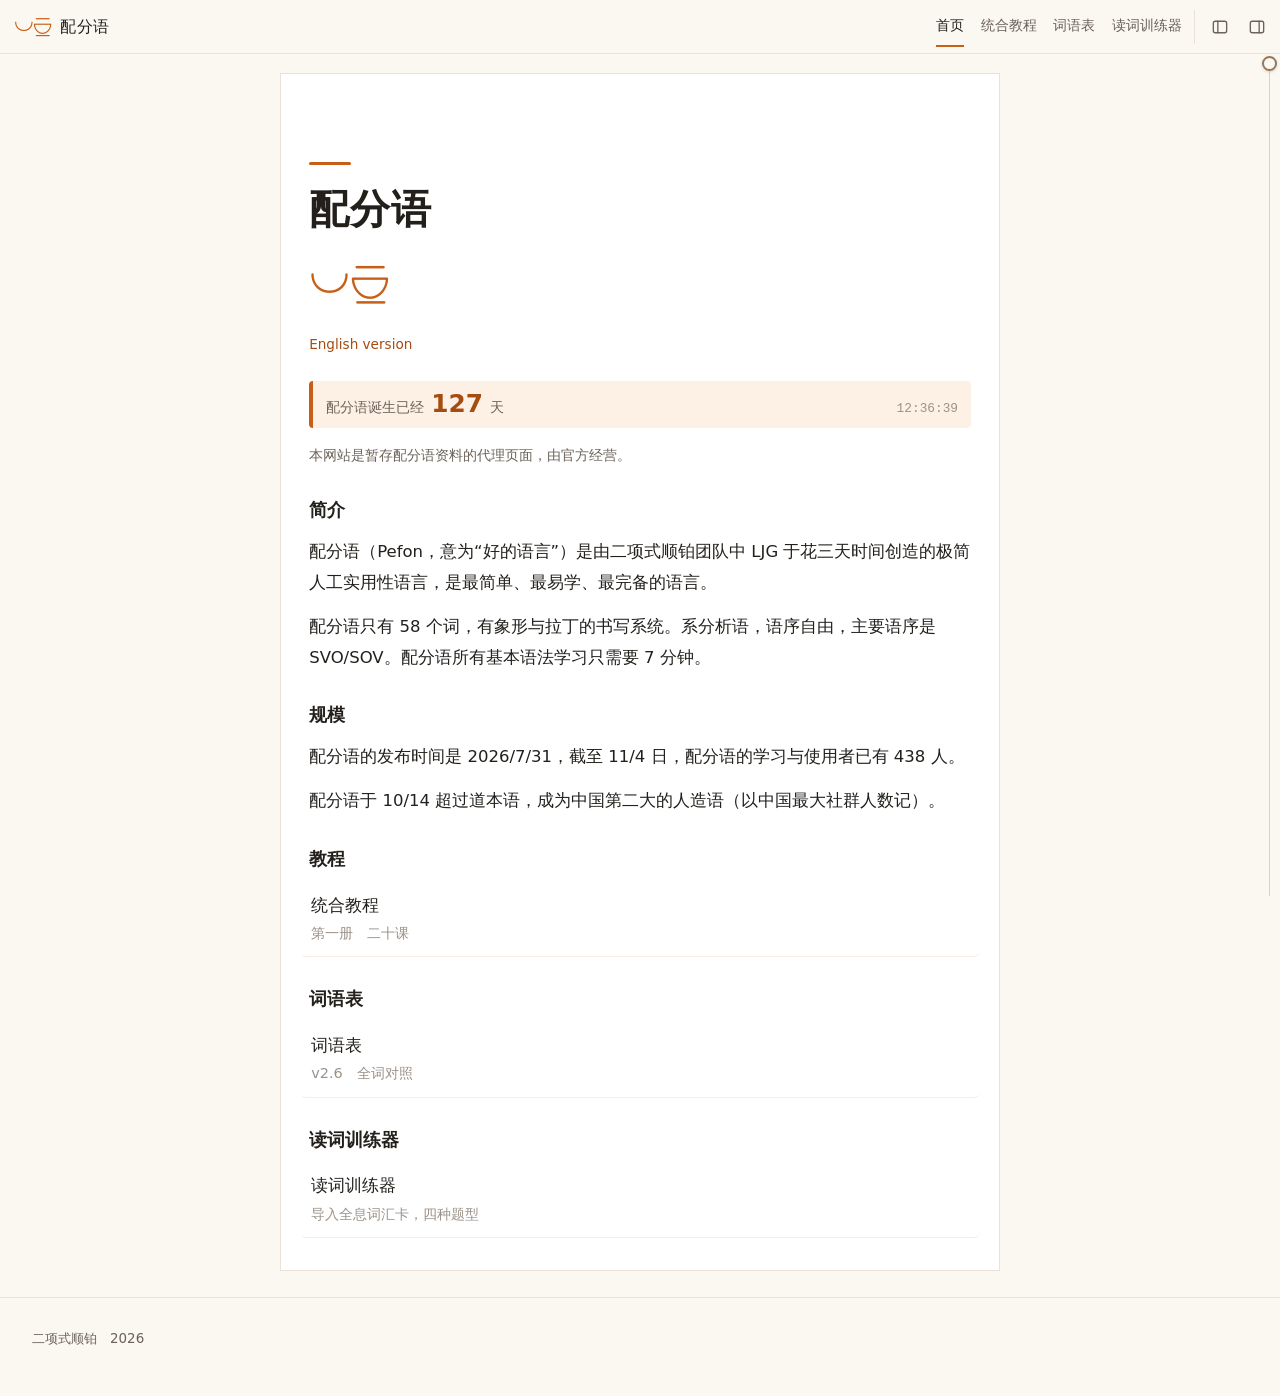
<file: index.html>
<!doctype html>
<html lang="zh-CN">
<head>
<meta charset="utf-8">
<meta name="viewport" content="width=device-width, initial-scale=1">
<title>配分语 pefon</title>
<meta name="description" content="配分语（Pefon，意为“好的语言”）是二项式顺铂团队中 LJG 创造的极简人工语言：58 个词，象形与拉丁两套书写系统，语序自由，主要语序 SVO/SOV。">
<meta name="theme-color" content="#c85f17">
<link rel="alternate" hreflang="zh-CN" href="index.html">
<link rel="alternate" hreflang="en" href="index-en.html">
<link rel="stylesheet" href="assets/font-fefenpefon.css">
<link rel="stylesheet" href="assets/base.css">
</head>
<body>

<header class="bar">
  <button class="menu-btn" id="navOpen" aria-label="打开目录" aria-expanded="false" aria-controls="nav">
    <span class="bars" aria-hidden="true"><i></i><i></i><i></i></span>
  </button>
  <a class="brand" href="index.html">
    <span class="brand-mark" aria-hidden="true">pe fon</span>
    <span class="brand-name">配分语</span>
  </a>
  <nav class="bar-nav" aria-label="主站">
    <a href="index.html" class="is-here">首页</a>
    <a href="tutorial.html">统合教程</a>
    <a href="words.html">词语表</a>
    <a href="trainer.html">读词训练器</a>
  </nav>
  <div class="bar-tools">
    <button class="icon-btn" id="toggleSide" type="button" aria-label="收起目录" aria-pressed="false" title="收起目录" data-hide="收起目录" data-show="展开目录">
      <svg viewBox="0 0 20 20" width="18" height="18" aria-hidden="true">
        <rect x="2.6" y="3.6" width="14.8" height="12.8" rx="2.2"/>
        <path d="M7.6 3.6v12.8"/>
      </svg>
    </button>
    <button class="icon-btn" id="toggleRail" type="button" aria-label="收起大纲" aria-pressed="false" title="收起大纲" data-hide="收起大纲" data-show="展开大纲">
      <svg viewBox="0 0 20 20" width="18" height="18" aria-hidden="true">
        <rect x="2.6" y="3.6" width="14.8" height="12.8" rx="2.2"/>
        <path d="M12.4 3.6v12.8"/>
      </svg>
    </button>
  </div>
</header>

<div class="scrim" id="scrim" hidden></div>

<div class="layout layout--home">

  <aside class="side" id="nav" aria-label="目录">
  <div class="side-head">
    <span>目录</span>
    <button class="close-btn" id="navClose" aria-label="关闭目录">✕</button>
  </div>

  <div class="tree">
    <a class="lv1 is-here" href="index.html">配分语</a>
    <a class="lv2" href="tutorial.html">统合教程</a>
<span class="lv3">统合教程第一册</span>

    <details>
      <summary><span class="no">第零章</span>示例与前言</summary>
      <ul>
        <li><a href="ch00.html#sample">示例展示</a></li>
        <li><a href="ch00.html#foreword">前言</a></li>
        <li><a href="ch00.html#thanks">鸣谢名单</a></li>
      </ul>
    </details>

    <details>
      <summary><span class="no">第一章</span>配分语综述</summary>
      <ul>
        <li><a href="ch01.html#letters">字母与读音</a></li>
        <li><a href="ch01.html#syllable">音节与合法</a></li>
        <li><a href="ch01.html#drill">练习</a></li>
        <li><a href="ch01.html#writing">书写方式</a></li>
        <li><a href="ch01.html#vocab">词汇</a></li>
        <li><a href="ch01.html#habits">其他习惯</a></li>
      </ul>
    </details>

    <details>
      <summary><span class="no">第二章</span>我是中国人</summary>
      <ul>
        <li><a href="ch02.html#lesson-01"><span class="no">01</span>你我他</a></li>
        <li><a href="ch02.html#lesson-02"><span class="no">02</span>这是</a></li>
        <li><a href="ch02.html#lesson-03"><span class="no">03</span>朋友!</a></li>
        <li><a href="ch02.html#lesson-04"><span class="no">04</span>大象终于意识到了自己的大</a></li>
        <li><a href="ch02.html#lesson-05"><span class="no">05</span>KONITIWA,中国!</a></li>
        <li><a href="ch02.html#extra">拓展阅读</a></li>
        <li><a href="ch02.html#exercise">章末练习</a></li>
      </ul>
    </details>

    <details>
      <summary><span class="no">第三章</span>您好,我能不能吃这个?</summary>
      <ul>
        <li><a href="ch03.html#lesson-06"><span class="no">06</span>否定</a></li>
        <li><a href="ch03.html#lesson-07"><span class="no">07</span>情态标记</a></li>
        <li><a href="ch03.html#lesson-08"><span class="no">08</span>祈使句与省略</a></li>
        <li><a href="ch03.html#lesson-09"><span class="no">09</span>更多人称与一般疑问句</a></li>
        <li><a href="ch03.html#lesson-10"><span class="no">10</span>E,中国!</a></li>
        <li><a href="ch03.html#poem">拓展：配分语诗歌</a></li>
        <li><a href="ch03.html#exercise">单元练习</a></li>
      </ul>
    </details>

    <details>
      <summary><span class="no">第四章</span>我把你放心上</summary>
      <ul>
        <li><a href="ch04.html#lesson-11"><span class="no">11</span>介与词</a></li>
        <li><a href="ch04.html#lesson-12"><span class="no">12</span>特别词:yon,li,u</a></li>
        <li><a href="ch04.html#lesson-13"><span class="no">13</span>使动思维</a></li>
        <li><a href="ch04.html#lesson-14"><span class="no">14</span>连动与把被句</a></li>
        <li><a href="ch04.html#lesson-15"><span class="no">15</span>这样的话,我说……</a></li>
        <li><a href="ch04.html#lyric">拓展：配分语歌词</a></li>
        <li><a href="ch04.html#exercise">章末练习</a></li>
      </ul>
    </details>

    <details>
      <summary><span class="no">第五章</span>中级语法*与数字</summary>
      <ul>
        <li><a href="ch05.html#lesson-16"><span class="no">16</span>数字,次序与时间</a></li>
        <li><a href="ch05.html#lesson-17"><span class="no">17</span>简单修饰顺序</a></li>
        <li><a href="ch05.html#pending">第十八课至第二十课</a></li>
      </ul>
    </details>

    <a class="lv2" href="words.html">词语表</a>
    <a class="lv2" href="trainer.html">读词训练器</a>
  </div>
</aside>

  <main class="doc">

    <header class="cover">
      <div class="rule"></div>
      <h1>配分语</h1>
      <span class="pf" aria-label="pefon">pe fon</span>
      <p class="lang"><a href="index-en.html" hreflang="en" lang="en">English version</a></p>
    </header>

    <div class="clock">
      <span>配分语诞生已经</span>
      <span class="cl-num" id="clD">—</span>
      <span>天</span>
      <span class="cl-time" id="clT"></span>
    </div>

    <p class="notice">本网站是暂存配分语资料的代理页面，由官方经营。</p>

    <h2 id="about">简介</h2>

    <p>配分语（Pefon，意为“好的语言”）是由二项式顺铂团队中 LJG 于花三天时间创造的极简人工实用性语言，是最简单、最易学、最完备的语言。</p>
    <p>配分语只有 58 个词，有象形与拉丁的书写系统。系分析语，语序自由，主要语序是 SVO/SOV。配分语所有基本语法学习只需要 7 分钟。</p>

    <h2 id="scale">规模</h2>

    <p>配分语的发布时间是 2026/7/31，截至 11/4 日，配分语的学习与使用者已有 438 人。</p>
    <p>配分语于 10/14 超过道本语，成为中国第二大的人造语（以中国最大社群人数记）。</p>

    <!-- 要点、社群与工具：留空，等作者自己写 -->

    <h2 id="tutorial">教程</h2>
    <a class="entry" href="tutorial.html">
      <span class="tt">统合教程<span class="note">第一册　二十课</span></span>
    </a>

    <h2 id="words">词语表</h2>
    <a class="entry" href="words.html">
      <span class="tt">词语表<span class="note">v2.6　全词对照</span></span>
    </a>

    <h2 id="trainer">读词训练器</h2>
    <a class="entry" href="trainer.html">
      <span class="tt">读词训练器<span class="note">导入全息词汇卡，四种题型</span></span>
    </a>

</div>

<footer class="foot">
  <p>二项式顺铂　2026</p>
</footer>

<script>
(function () {
  var body = document.body;
  var openBtn = document.getElementById('navOpen');
  var closeBtn = document.getElementById('navClose');
  var scrim = document.getElementById('scrim');
  var nav = document.getElementById('nav');

  function setNav(on) {
    body.classList.toggle('nav-open', on);
    openBtn.setAttribute('aria-expanded', on ? 'true' : 'false');
    scrim.hidden = !on;
    if (on) { closeBtn.focus(); } else { openBtn.focus(); }
  }

  openBtn.addEventListener('click', function () { setNav(true); });
  closeBtn.addEventListener('click', function () { setNav(false); });
  scrim.addEventListener('click', function () { setNav(false); });

  document.addEventListener('keydown', function (e) {
    if (e.key === 'Escape' && body.classList.contains('nav-open')) setNav(false);
  });

  nav.addEventListener('click', function (e) {
    if (e.target.closest('a')) setNav(false);
  });

  // 收起 / 展开左栏（状态记在本地）
  function initToggle(btnId, cls, key) {
    var btn = document.getElementById(btnId);
    if (!btn) return;

    function apply(on) {
      body.classList.toggle(cls, on);
      btn.setAttribute('aria-pressed', on ? 'true' : 'false');
      var label = on ? btn.getAttribute('data-show') : btn.getAttribute('data-hide');
      btn.setAttribute('aria-label', label);
      btn.title = label;
    }

    var saved = false;
    try { saved = localStorage.getItem(key) === '1'; } catch (err) { saved = false; }
    apply(saved);

    btn.addEventListener('click', function () {
      var on = !body.classList.contains(cls);
      apply(on);
      try { localStorage.setItem(key, on ? '1' : '0'); } catch (err) {}
    });
  }

  initToggle('toggleSide', 'no-side', 'pf-no-side');
})();

/* 诞生计时：从 2026-07-31 00:00（UTC+8）起算 */
(function () {
  var start = Date.UTC(2026, 6, 30, 16, 0, 0);
  var dEl = document.getElementById('clD');
  var tEl = document.getElementById('clT');
  if (!dEl || !tEl) return;
  function pad(n) { return (n < 10 ? '0' : '') + n; }
  function tick() {
    var s = Math.max(0, Math.floor((Date.now() - start) / 1000));
    var d = Math.floor(s / 86400);
    dEl.textContent = d;
    tEl.textContent = pad(Math.floor(s % 86400 / 3600)) + ':' +
                      pad(Math.floor(s % 3600 / 60)) + ':' + pad(s % 60);
  }
  tick();
  setInterval(tick, 1000);
})();
</script>

<script src="assets/scroll-ring.js"></script>

</body>
</html>
</file>
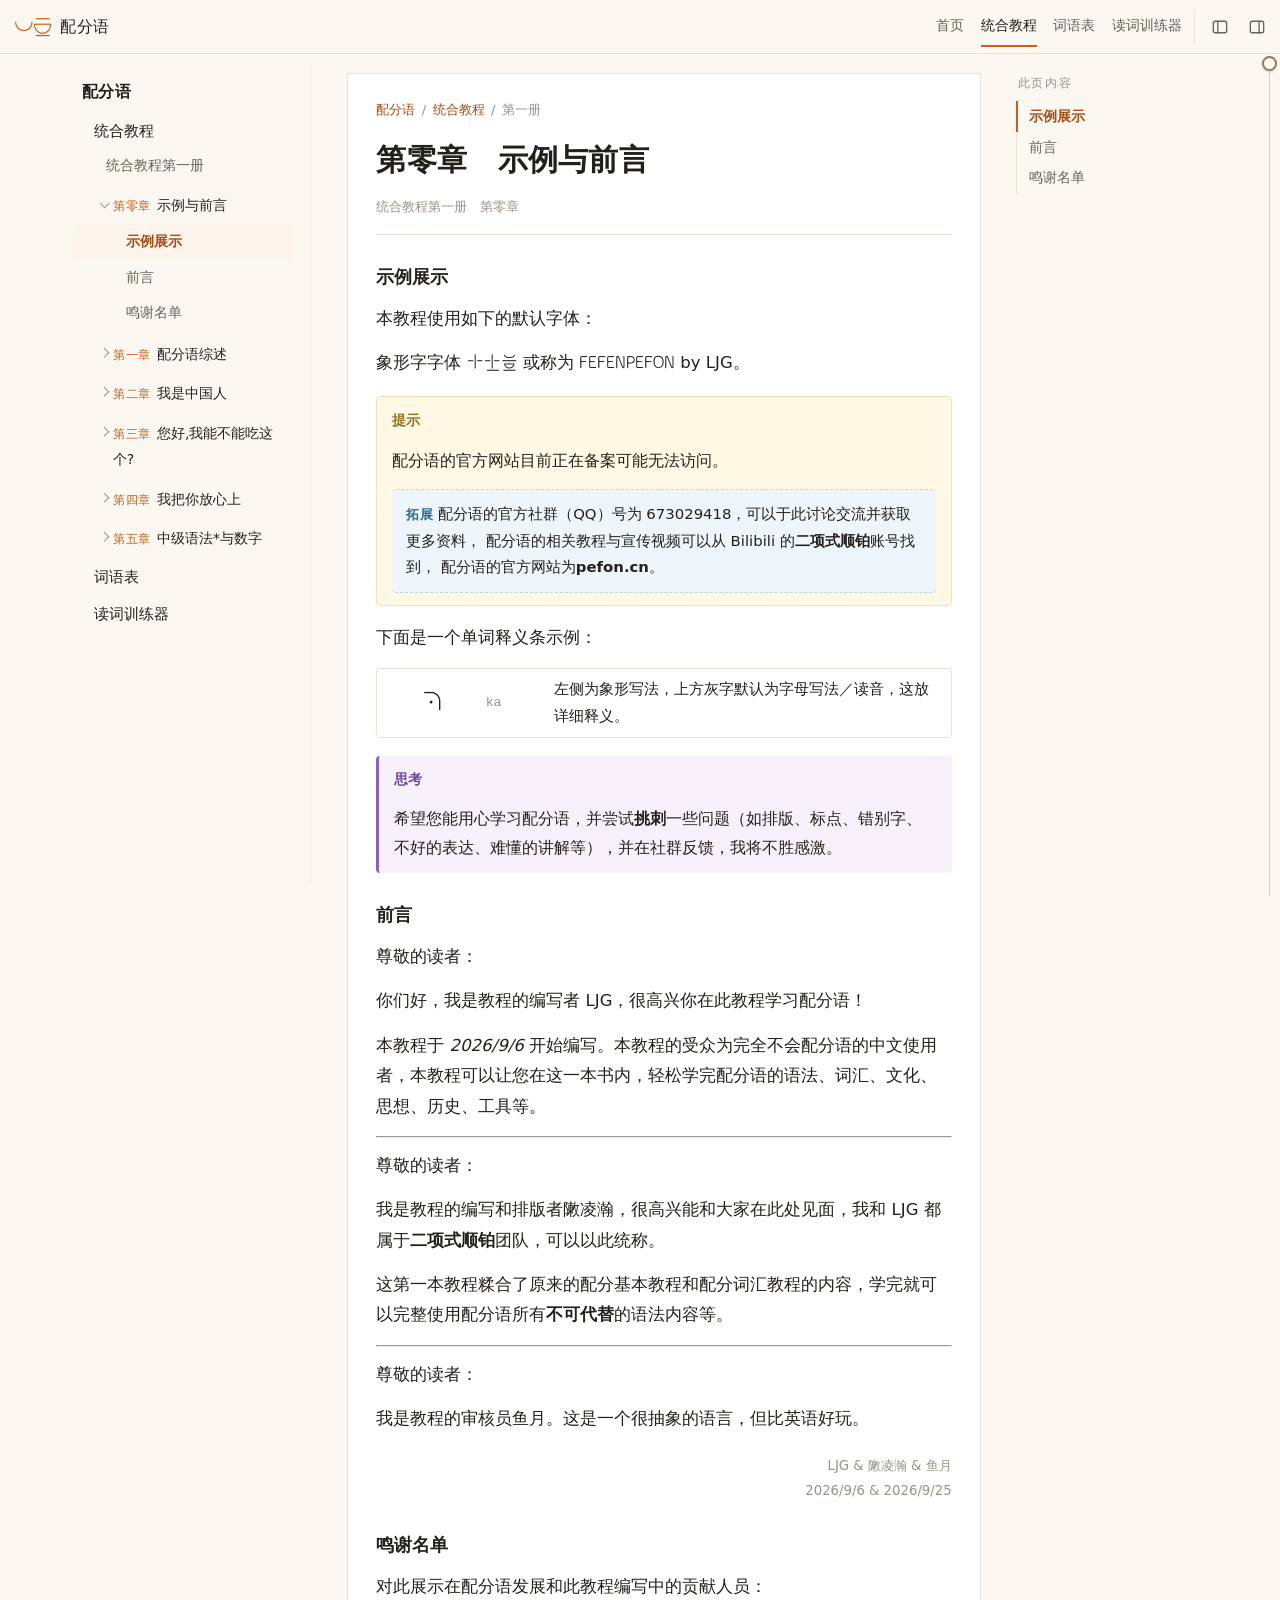
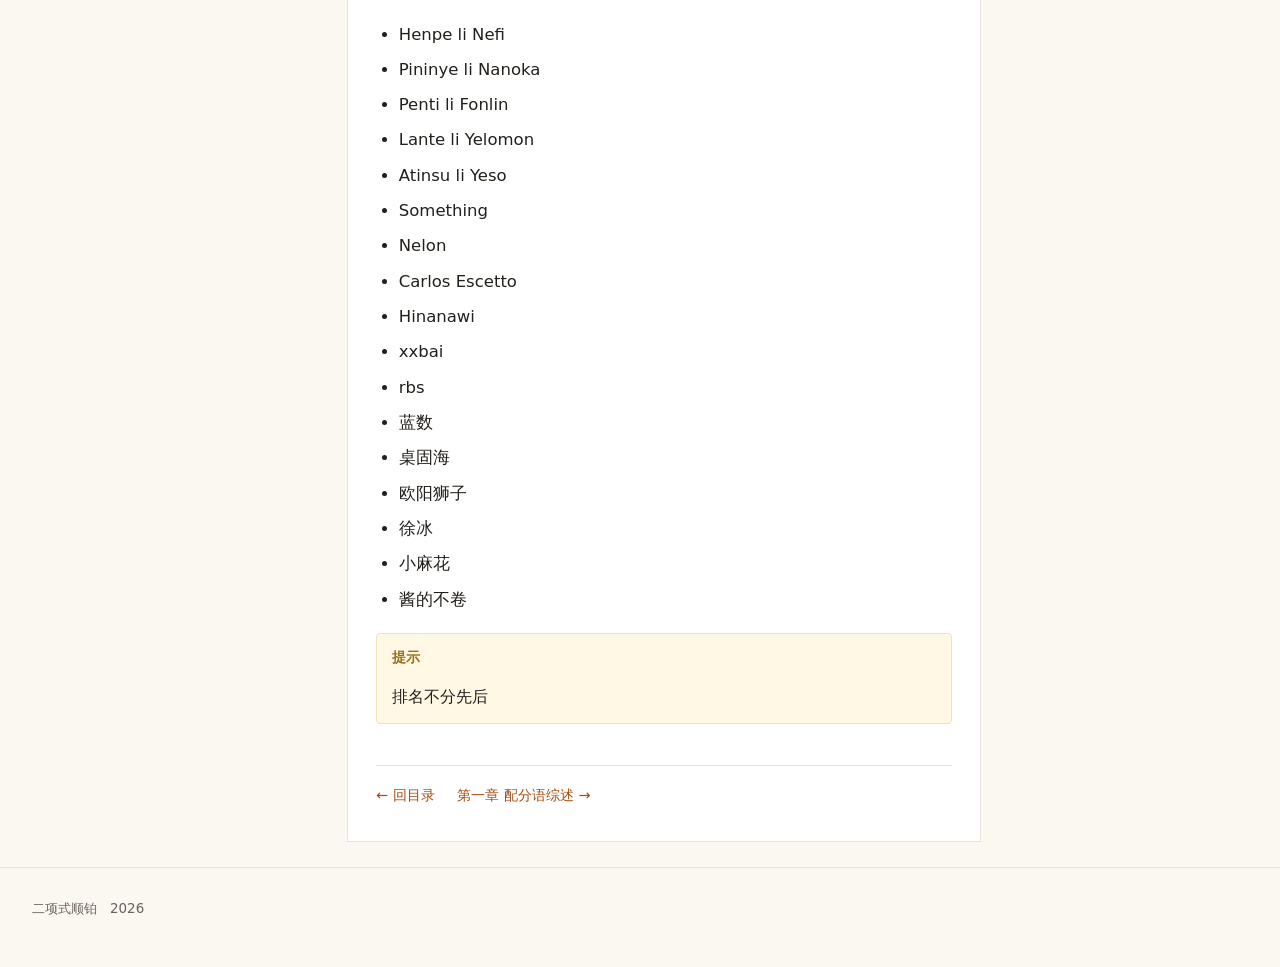
<file: ch00.html>
<!doctype html>
<html lang="zh-CN">
<head>
<meta charset="utf-8">
<meta name="viewport" content="width=device-width, initial-scale=1">
<title>第零章 示例与前言｜统合教程</title>
<meta name="description" content="统合教程第零章：示例展示、前言、鸣谢名单。">
<meta name="theme-color" content="#c85f17">
<link rel="stylesheet" href="assets/font-fefenpefon.css">
<link rel="stylesheet" href="assets/base.css">
</head>
<body>

<header class="bar">
  <button class="menu-btn" id="navOpen" aria-label="打开目录" aria-expanded="false" aria-controls="nav">
    <span class="bars" aria-hidden="true"><i></i><i></i><i></i></span>
  </button>
  <a class="brand" href="index.html">
    <span class="brand-mark" aria-hidden="true">pe fon</span>
    <span class="brand-name">配分语</span>
  </a>
  <nav class="bar-nav" aria-label="主站">
    <a href="index.html">首页</a>
    <a href="tutorial.html" class="is-here">统合教程</a>
    <a href="words.html">词语表</a>
    <a href="trainer.html">读词训练器</a>
  </nav>
  <div class="bar-tools">
    <button class="icon-btn" id="toggleSide" type="button" aria-label="收起目录" aria-pressed="false" title="收起目录" data-hide="收起目录" data-show="展开目录">
      <svg viewBox="0 0 20 20" width="18" height="18" aria-hidden="true">
        <rect x="2.6" y="3.6" width="14.8" height="12.8" rx="2.2"/><path d="M7.6 3.6v12.8"/>
      </svg>
    </button>
    <button class="icon-btn" id="toggleRail" type="button" aria-label="收起大纲" aria-pressed="false" title="收起大纲" data-hide="收起大纲" data-show="展开大纲">
      <svg viewBox="0 0 20 20" width="18" height="18" aria-hidden="true">
        <rect x="2.6" y="3.6" width="14.8" height="12.8" rx="2.2"/><path d="M12.4 3.6v12.8"/>
      </svg>
    </button>
  </div>
</header>

<div class="scrim" id="scrim" hidden></div>

<div class="layout layout--doc">

  <aside class="side" id="nav" aria-label="目录">
    <div class="side-head">
      <span>目录</span>
      <button class="close-btn" id="navClose" aria-label="关闭目录">✕</button>
    </div>

    <div class="tree">
      <a class="lv1" href="index.html">配分语</a>
      <a class="lv2" href="tutorial.html">统合教程</a>
      <span class="lv3">统合教程第一册</span>

      <details open>
        <summary><span class="no">第零章</span>示例与前言</summary>
        <ul>
          <li><a href="ch00.html#sample" class="is-here">示例展示</a></li>
          <li><a href="ch00.html#foreword">前言</a></li>
          <li><a href="ch00.html#thanks">鸣谢名单</a></li>
        </ul>
      </details>

      <details>
        <summary><span class="no">第一章</span>配分语综述</summary>
        <ul>
          <li><a href="ch01.html#letters">字母与读音</a></li>
          <li><a href="ch01.html#syllable">音节与合法</a></li>
          <li><a href="ch01.html#drill">练习</a></li>
          <li><a href="ch01.html#writing">书写方式</a></li>
          <li><a href="ch01.html#vocab">词汇</a></li>
          <li><a href="ch01.html#habits">其他习惯</a></li>
        </ul>
      </details>

      <details>
        <summary><span class="no">第二章</span>我是中国人</summary>
        <ul>
          <li><a href="ch02.html#lesson-01"><span class="no">01</span>你我他</a></li>
          <li><a href="ch02.html#lesson-02"><span class="no">02</span>这是</a></li>
          <li><a href="ch02.html#lesson-03"><span class="no">03</span>朋友!</a></li>
          <li><a href="ch02.html#lesson-04"><span class="no">04</span>大象终于意识到了自己的大</a></li>
          <li><a href="ch02.html#lesson-05"><span class="no">05</span>KONITIWA,中国!</a></li>
          <li><a href="ch02.html#extra">拓展阅读</a></li>
          <li><a href="ch02.html#exercise">章末练习</a></li>
        </ul>
      </details>

      <details>
        <summary><span class="no">第三章</span>您好,我能不能吃这个?</summary>
        <ul>
          <li><a href="ch03.html#lesson-06"><span class="no">06</span>否定</a></li>
          <li><a href="ch03.html#lesson-07"><span class="no">07</span>情态标记</a></li>
          <li><a href="ch03.html#lesson-08"><span class="no">08</span>祈使句与省略</a></li>
          <li><a href="ch03.html#lesson-09"><span class="no">09</span>更多人称与一般疑问句</a></li>
          <li><a href="ch03.html#lesson-10"><span class="no">10</span>E,中国!</a></li>
          <li><a href="ch03.html#poem">拓展：配分语诗歌</a></li>
          <li><a href="ch03.html#exercise">单元练习</a></li>
        </ul>
      </details>

      <details>
        <summary><span class="no">第四章</span>我把你放心上</summary>
        <ul>
          <li><a href="ch04.html#lesson-11"><span class="no">11</span>介与词</a></li>
          <li><a href="ch04.html#lesson-12"><span class="no">12</span>特别词:yon,li,u</a></li>
          <li><a href="ch04.html#lesson-13"><span class="no">13</span>使动思维</a></li>
          <li><a href="ch04.html#lesson-14"><span class="no">14</span>连动与把被句</a></li>
          <li><a href="ch04.html#lesson-15"><span class="no">15</span>这样的话,我说……</a></li>
          <li><a href="ch04.html#lyric">拓展：配分语歌词</a></li>
          <li><a href="ch04.html#exercise">章末练习</a></li>
        </ul>
      </details>

      <details>
        <summary><span class="no">第五章</span>中级语法*与数字</summary>
        <ul>
          <li><a href="ch05.html#lesson-16"><span class="no">16</span>数字,次序与时间</a></li>
          <li><a href="ch05.html#lesson-17"><span class="no">17</span>简单修饰顺序</a></li>
          <li><a href="ch05.html#pending">第十八课至第二十课</a></li>
        </ul>
      </details>

      <a class="lv2" href="words.html">词语表</a>
      <a class="lv2" href="trainer.html">读词训练器</a>
    </div>
  </aside>

  <main class="doc">

    <nav class="crumb" aria-label="面包屑">
      <a href="index.html">配分语</a>
      <span class="sep">/</span>
      <a href="tutorial.html">统合教程</a>
      <span class="sep">/</span>
      <span>第一册</span>
    </nav>

    <h1>第零章　示例与前言</h1>
    <p class="doc-meta">统合教程第一册　第零章</p>

    <h2 id="sample">示例展示</h2>

    <p>本教程使用如下的默认字体：</p>

    <p>
      象形字字体 <span class="p">fefenpefon</span> 或称为 <span class="p">FEFENPEFON</span> by LJG。
    </p>

    <div class="card tip">
      <p class="t">提示</p>
      <p>配分语的官方网站目前正在备案可能无法访问。</p>
      <p class="card ext" style="margin:.6rem 0 0">
        <span class="t">拓展</span>
        配分语的官方社群（QQ）号为 673029418，可以于此讨论交流并获取更多资料，
        配分语的相关教程与宣传视频可以从 Bilibili 的<b>二项式顺铂</b>账号找到，
        配分语的官方网站为<b>pefon.cn</b>。
      </p>
    </div>

    <p>下面是一个单词释义条示例：</p>

    <div class="wl">
      <div class="row">
        <span class="pic">ka</span>
        <span class="lat">ka</span>
        <span class="def">左侧为象形写法，上方灰字默认为字母写法／读音，这放详细释义。</span>
      </div>
    </div>

    <div class="card think">
      <p class="t">思考</p>
      <p>希望您能用心学习配分语，并尝试<b>挑刺</b>一些问题（如排版、标点、错别字、不好的表达、难懂的讲解等），并在社群反馈，我将不胜感激。</p>
    </div>

    <h2 id="foreword">前言</h2>

    <p>尊敬的读者：</p>
    <p>你们好，我是教程的编写者 LJG，很高兴你在此教程学习配分语！</p>
    <p>本教程于 <i>2026/9/6</i> 开始编写。本教程的受众为完全不会配分语的中文使用者，本教程可以让您在这一本书内，轻松学完配分语的语法、词汇、文化、思想、历史、工具等。</p>

    <hr>

    <p>尊敬的读者：</p>
    <p>我是教程的编写和排版者敶凌瀚，很高兴能和大家在此处见面，我和 LJG 都属于<b>二项式顺铂</b>团队，可以以此统称。</p>
    <p>这第一本教程糅合了原来的配分基本教程和配分词汇教程的内容，学完就可以完整使用配分语所有<b>不可代替</b>的语法内容等。</p>

    <hr>

    <p>尊敬的读者：</p>
    <p>我是教程的审核员鱼月。这是一个很抽象的语言，但比英语好玩。</p>

    <p class="doc-meta" style="border:0;padding:0;text-align:right;margin-top:1.2rem">
      LJG &amp; 敶凌瀚 &amp; 鱼月<br>
      2026/9/6 &amp; 2026/9/25
    </p>

    <h2 id="thanks">鸣谢名单</h2>

    <p>对此展示在配分语发展和此教程编写中的贡献人员：</p>

    <ul>
      <li>Henpe li Nefi</li>
      <li>Pininye li Nanoka</li>
      <li>Penti li Fonlin</li>
      <li>Lante li Yelomon</li>
      <li>Atinsu li Yeso</li>
      <li>Something</li>
      <li>Nelon</li>
      <li>Carlos Escetto</li>
      <li>Hinanawi</li>
      <li>xxbai</li>
      <li>rbs</li>
      <li>蓝数</li>
      <li>桌固海</li>
      <li>欧阳狮子</li>
      <li>徐冰</li>
      <li>小麻花</li>
      <li>酱的不卷</li>
    </ul>

    <div class="card tip">
      <p class="t">提示</p>
      <p>排名不分先后</p>
    </div>

    <div class="pager">
      <a href="tutorial.html">← 回目录</a>
      <a href="ch01.html">第一章 配分语综述 →</a>
    </div>

  </main>

  <aside class="rail" aria-label="此页内容">
    <p class="rail-title">此页内容</p>
    <ul>
      <li><a href="#sample">示例展示</a></li>
      <li><a href="#foreword">前言</a></li>
      <li><a href="#thanks">鸣谢名单</a></li>
    </ul>
  </aside>

</div>

<footer class="foot">
  <p>二项式顺铂　2026</p>
</footer>

<script>
(function () {
  var body = document.body;
  var openBtn = document.getElementById('navOpen');
  var closeBtn = document.getElementById('navClose');
  var scrim = document.getElementById('scrim');
  var nav = document.getElementById('nav');

  function setNav(on) {
    body.classList.toggle('nav-open', on);
    openBtn.setAttribute('aria-expanded', on ? 'true' : 'false');
    scrim.hidden = !on;
    if (on) { closeBtn.focus(); } else { openBtn.focus(); }
  }

  openBtn.addEventListener('click', function () { setNav(true); });
  closeBtn.addEventListener('click', function () { setNav(false); });
  scrim.addEventListener('click', function () { setNav(false); });

  document.addEventListener('keydown', function (e) {
    if (e.key === 'Escape' && body.classList.contains('nav-open')) setNav(false);
  });

  nav.addEventListener('click', function (e) {
    if (e.target.closest('a')) setNav(false);
  });

  function initToggle(btnId, cls, key) {
    var btn = document.getElementById(btnId);
    if (!btn) return;
    function apply(on) {
      body.classList.toggle(cls, on);
      btn.setAttribute('aria-pressed', on ? 'true' : 'false');
      var label = on ? btn.getAttribute('data-show') : btn.getAttribute('data-hide');
      btn.setAttribute('aria-label', label);
      btn.title = label;
    }
    var saved = false;
    try { saved = localStorage.getItem(key) === '1'; } catch (err) { saved = false; }
    apply(saved);
    btn.addEventListener('click', function () {
      var on = !body.classList.contains(cls);
      apply(on);
      try { localStorage.setItem(key, on ? '1' : '0'); } catch (err) {}
    });
  }

  initToggle('toggleSide', 'no-side', 'pf-no-side');
  initToggle('toggleRail', 'no-rail', 'pf-no-rail');

  var railLinks = [].slice.call(document.querySelectorAll('.rail a[href^="#"]'));
  var heads = railLinks.map(function (a) { return document.getElementById(a.getAttribute('href').slice(1)); }).filter(Boolean);
  if (heads.length) {
    var ticking = false;
    function spy() {
      var line = 96, cur = heads[0];
      heads.forEach(function (h) { if (h.getBoundingClientRect().top <= line) cur = h; });
      railLinks.forEach(function (a) { a.classList.toggle('is-active', a.getAttribute('href') === '#' + cur.id); });
      ticking = false;
    }
    window.addEventListener('scroll', function () {
      if (!ticking) { ticking = true; requestAnimationFrame(spy); }
    }, { passive: true });
    spy();
  }
})();
</script>
<script src="assets/scroll-ring.js"></script>

</body>
</html>
</file>
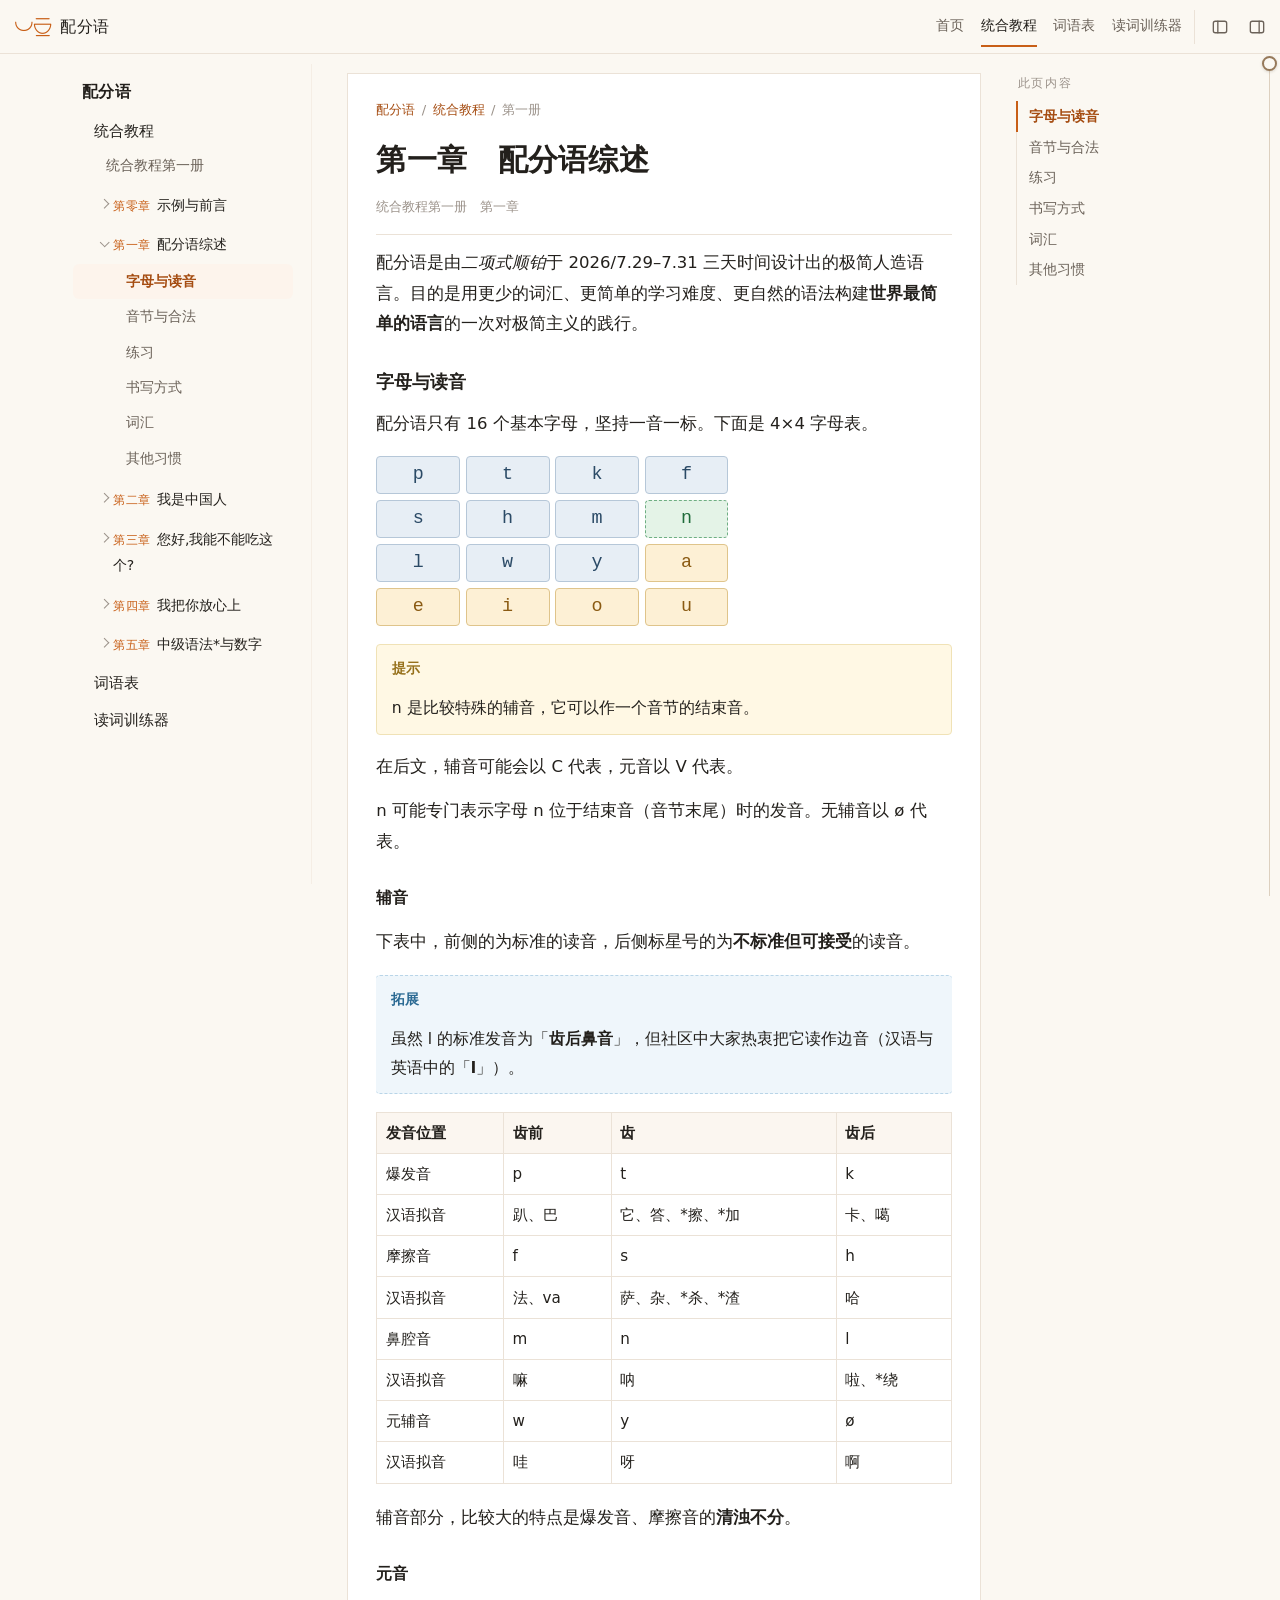
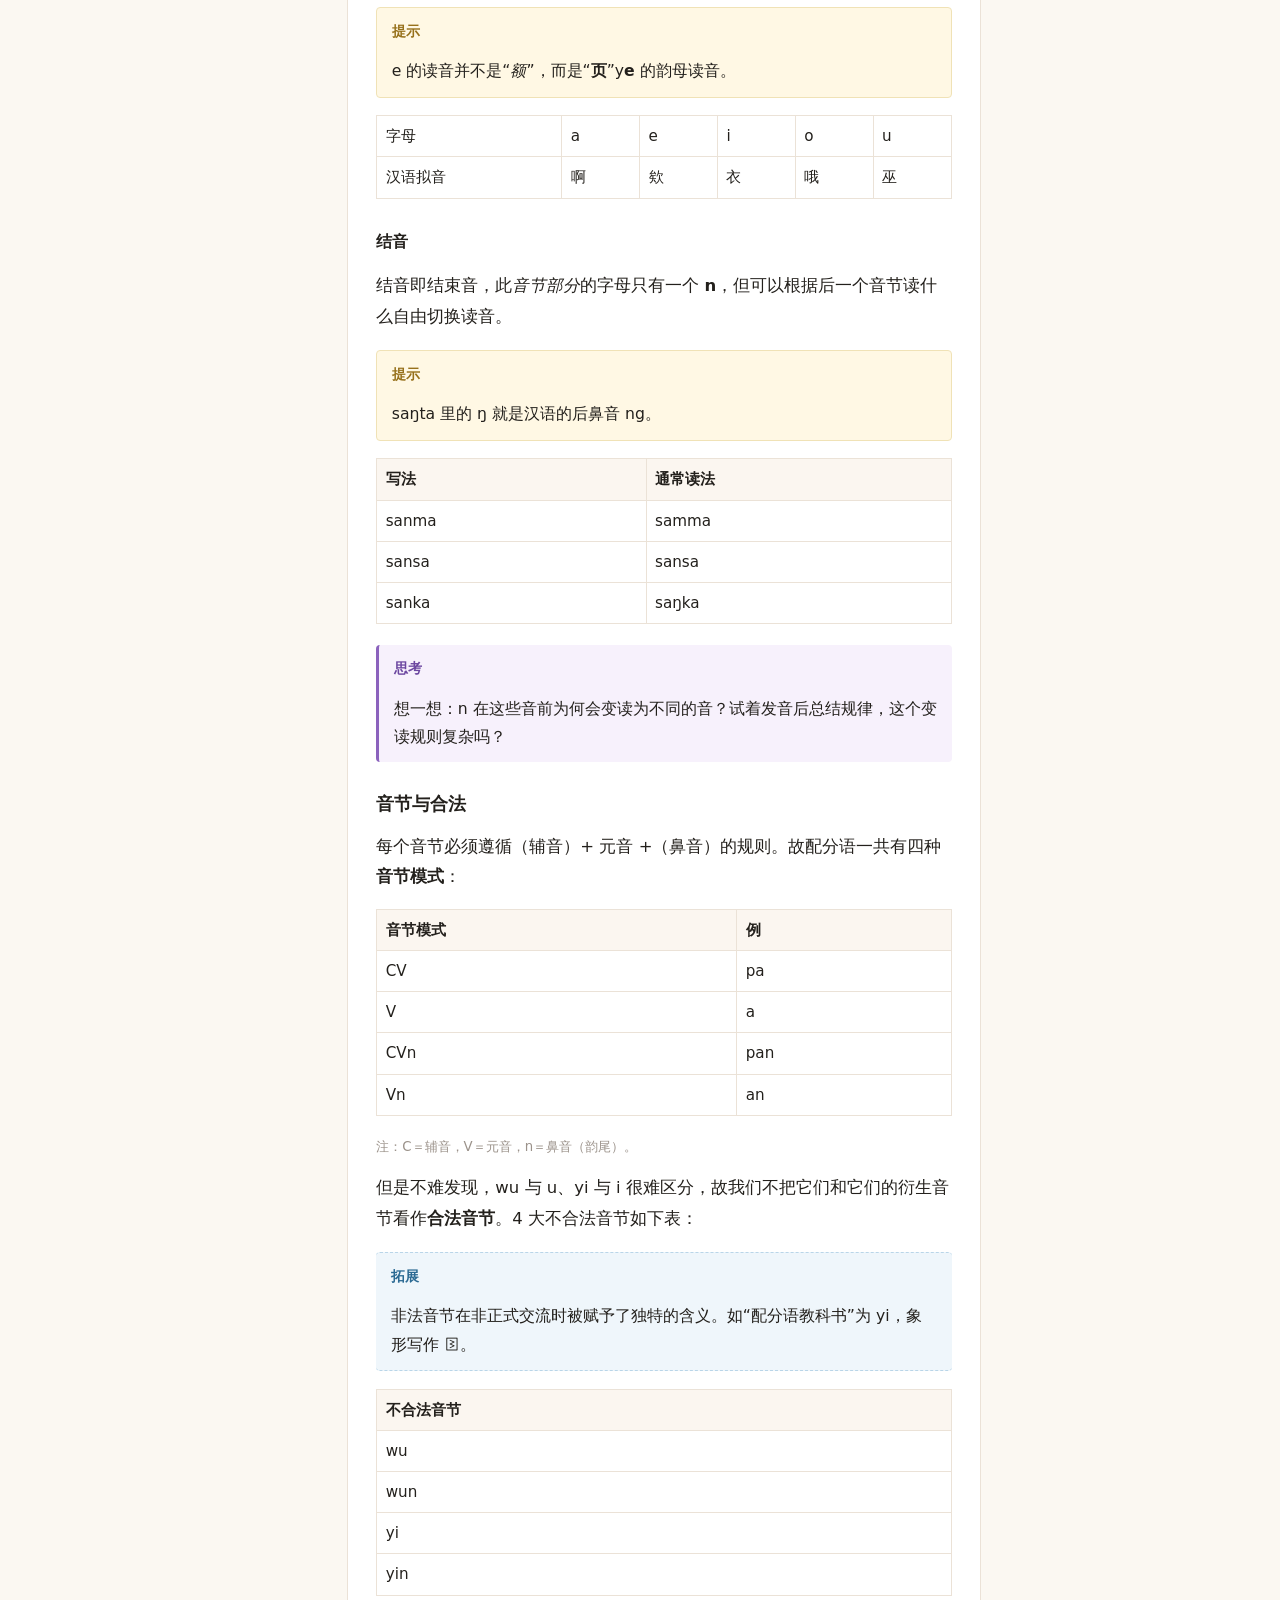
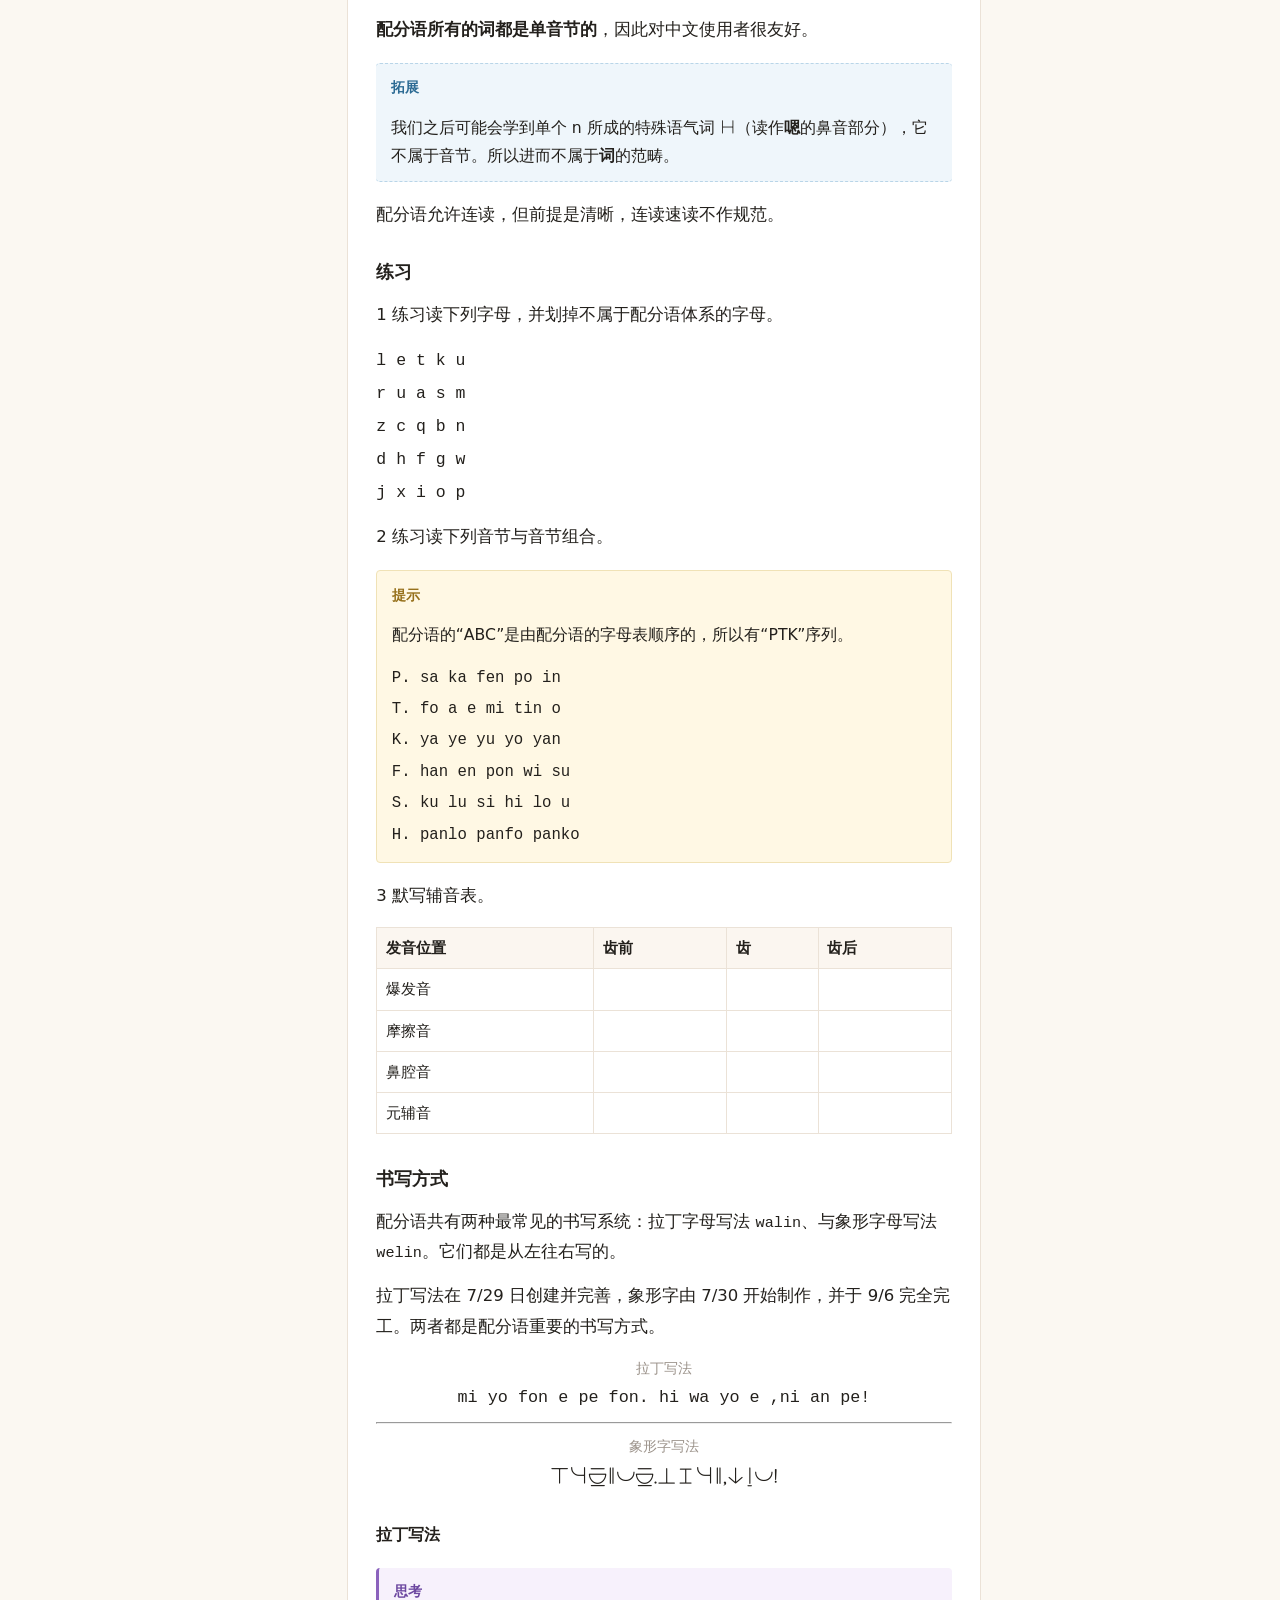
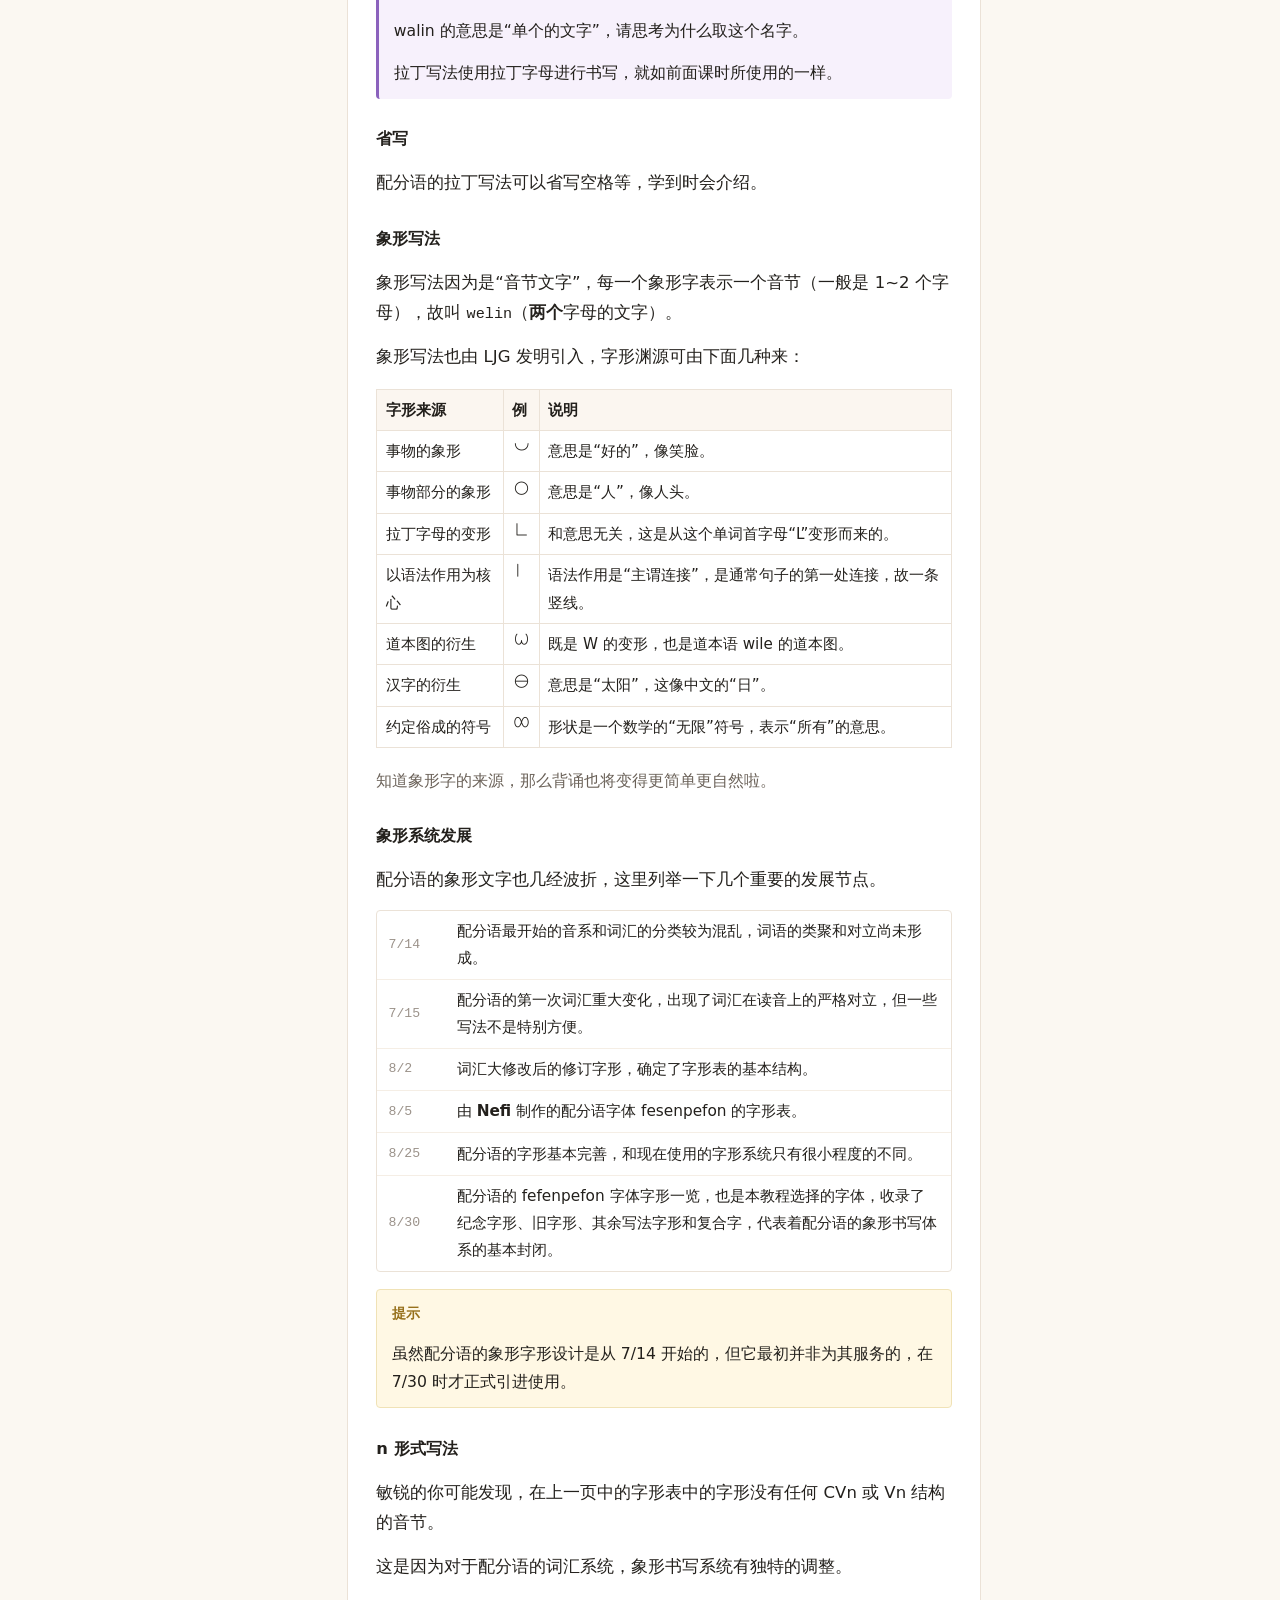
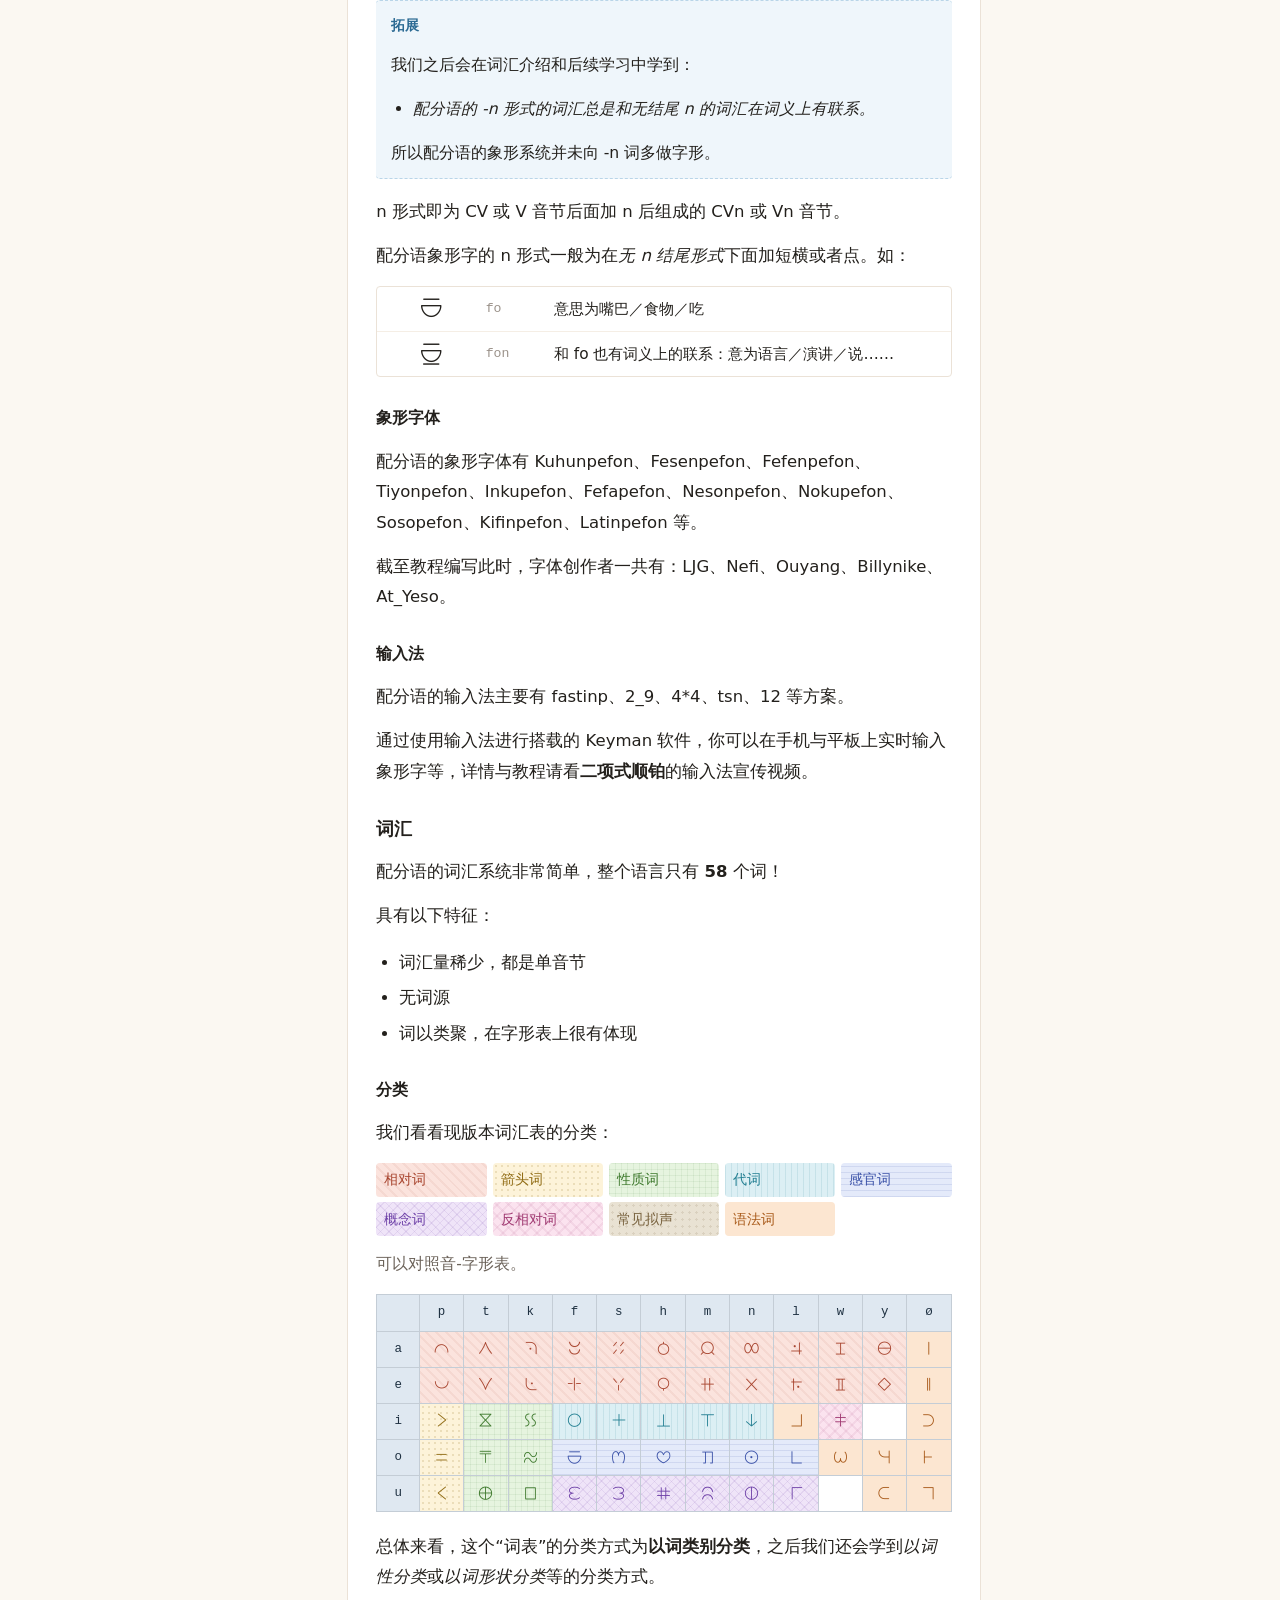
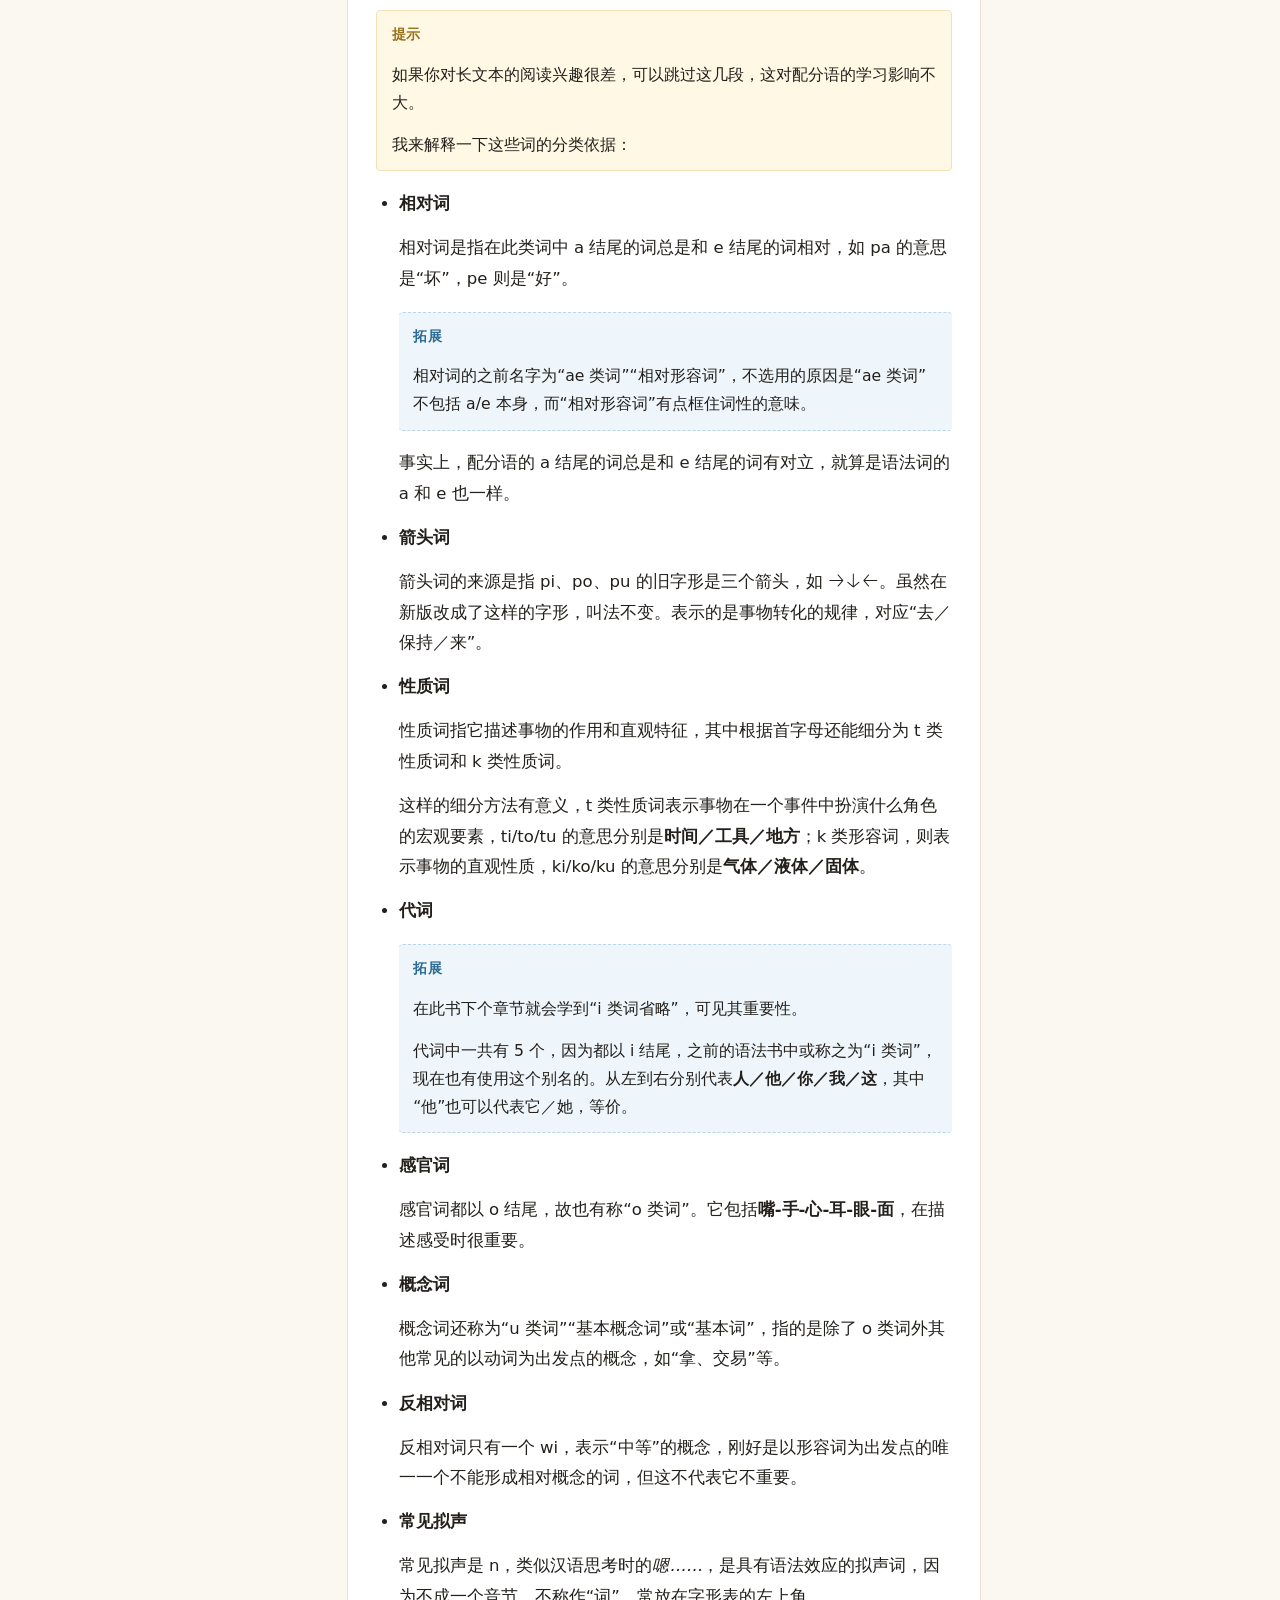
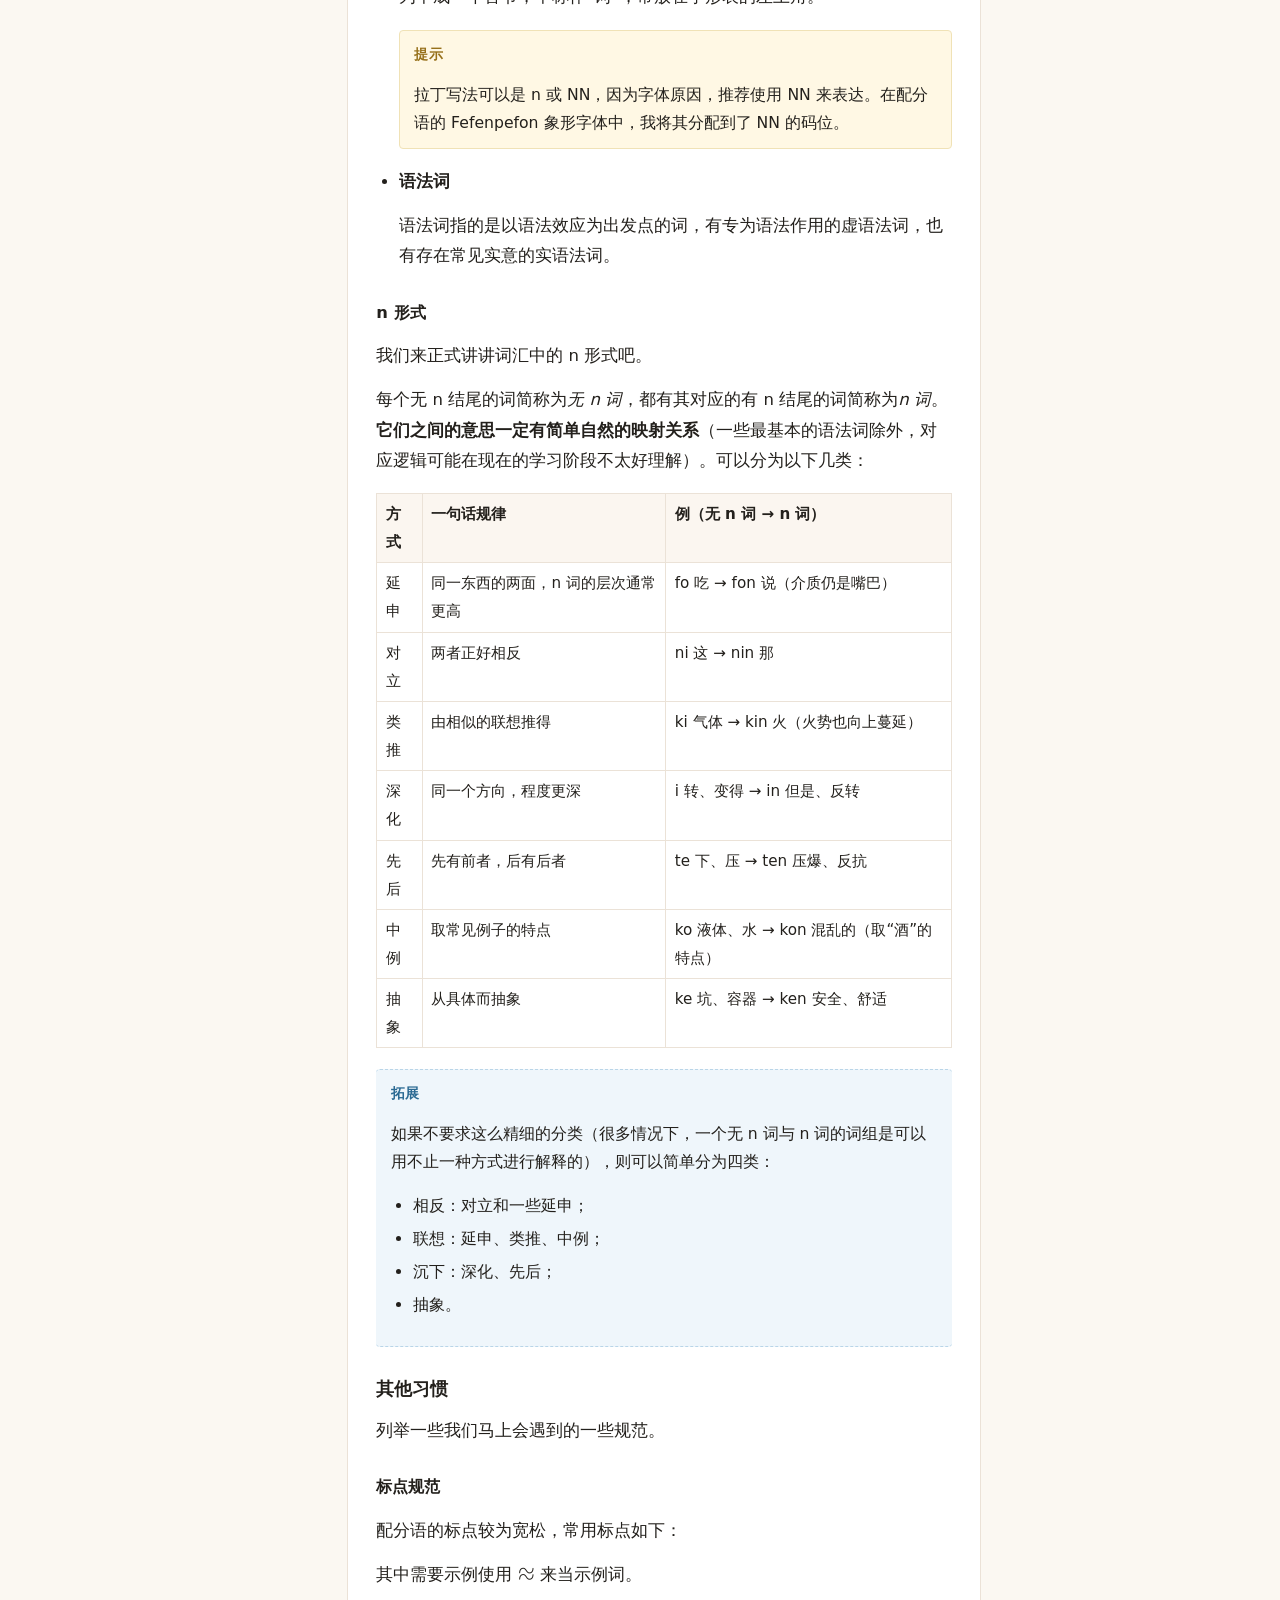
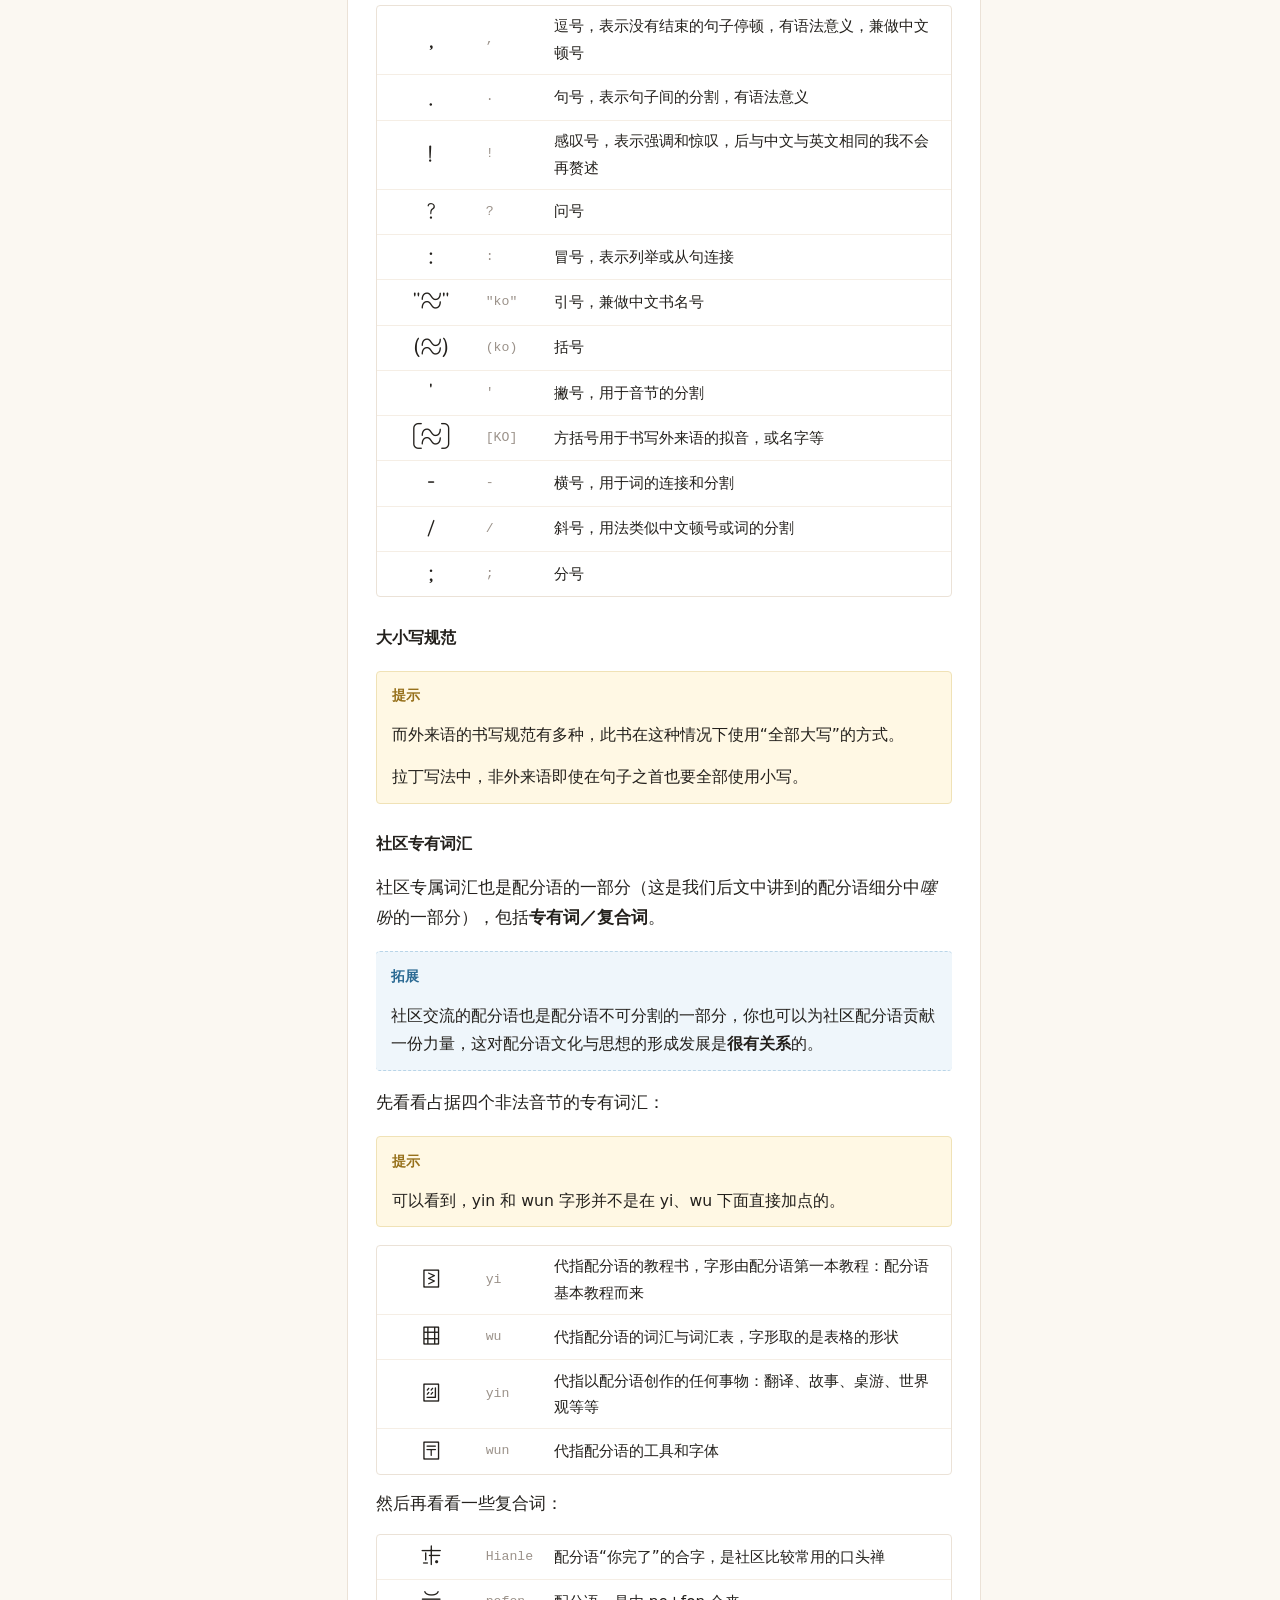
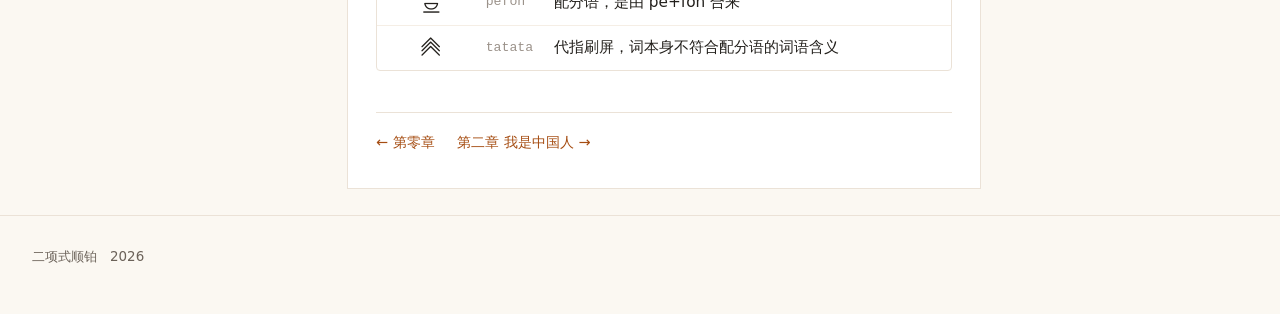
<file: ch01.html>
<!doctype html>
<html lang="zh-CN">
<head>
<meta charset="utf-8">
<meta name="viewport" content="width=device-width, initial-scale=1">
<title>第一章 配分语综述｜统合教程</title>
<meta name="description" content="统合教程第一章：字母与读音、辅音元音结音、音节与合法、练习、书写方式、词汇分类、标点与社区专有词汇。">
<meta name="theme-color" content="#c85f17">
<link rel="stylesheet" href="assets/font-fefenpefon.css">
<link rel="stylesheet" href="assets/base.css">
</head>
<body>

<header class="bar">
  <button class="menu-btn" id="navOpen" aria-label="打开目录" aria-expanded="false" aria-controls="nav">
    <span class="bars" aria-hidden="true"><i></i><i></i><i></i></span>
  </button>
  <a class="brand" href="index.html">
    <span class="brand-mark" aria-hidden="true">pe fon</span>
    <span class="brand-name">配分语</span>
  </a>
  <nav class="bar-nav" aria-label="主站">
    <a href="index.html">首页</a>
    <a href="tutorial.html" class="is-here">统合教程</a>
    <a href="words.html">词语表</a>
    <a href="trainer.html">读词训练器</a>
  </nav>
  <div class="bar-tools">
    <button class="icon-btn" id="toggleSide" type="button" aria-label="收起目录" aria-pressed="false" title="收起目录" data-hide="收起目录" data-show="展开目录">
      <svg viewBox="0 0 20 20" width="18" height="18" aria-hidden="true"><rect x="2.6" y="3.6" width="14.8" height="12.8" rx="2.2"/><path d="M7.6 3.6v12.8"/></svg>
    </button>
    <button class="icon-btn" id="toggleRail" type="button" aria-label="收起大纲" aria-pressed="false" title="收起大纲" data-hide="收起大纲" data-show="展开大纲">
      <svg viewBox="0 0 20 20" width="18" height="18" aria-hidden="true"><rect x="2.6" y="3.6" width="14.8" height="12.8" rx="2.2"/><path d="M12.4 3.6v12.8"/></svg>
    </button>
  </div>
</header>

<div class="scrim" id="scrim" hidden></div>

<div class="layout layout--doc">

  <aside class="side" id="nav" aria-label="目录">
    <div class="side-head"><span>目录</span><button class="close-btn" id="navClose" aria-label="关闭目录">✕</button></div>
    <div class="tree">
      <a class="lv1" href="index.html">配分语</a>
      <a class="lv2" href="tutorial.html">统合教程</a>
      <span class="lv3">统合教程第一册</span>

      <details>
        <summary><span class="no">第零章</span>示例与前言</summary>
        <ul>
          <li><a href="ch00.html#sample">示例展示</a></li>
          <li><a href="ch00.html#foreword">前言</a></li>
          <li><a href="ch00.html#thanks">鸣谢名单</a></li>
        </ul>
      </details>

      <details open>
        <summary><span class="no">第一章</span>配分语综述</summary>
        <ul>
          <li><a href="ch01.html#letters" class="is-here">字母与读音</a></li>
          <li><a href="ch01.html#syllable">音节与合法</a></li>
          <li><a href="ch01.html#drill">练习</a></li>
          <li><a href="ch01.html#writing">书写方式</a></li>
          <li><a href="ch01.html#vocab">词汇</a></li>
          <li><a href="ch01.html#habits">其他习惯</a></li>
        </ul>
      </details>

      <details>
        <summary><span class="no">第二章</span>我是中国人</summary>
        <ul>
          <li><a href="ch02.html#lesson-01"><span class="no">01</span>你我他</a></li>
          <li><a href="ch02.html#lesson-02"><span class="no">02</span>这是</a></li>
          <li><a href="ch02.html#lesson-03"><span class="no">03</span>朋友!</a></li>
          <li><a href="ch02.html#lesson-04"><span class="no">04</span>大象终于意识到了自己的大</a></li>
          <li><a href="ch02.html#lesson-05"><span class="no">05</span>KONITIWA,中国!</a></li>
          <li><a href="ch02.html#extra">拓展阅读</a></li>
          <li><a href="ch02.html#exercise">章末练习</a></li>
        </ul>
      </details>

      <details>
        <summary><span class="no">第三章</span>您好,我能不能吃这个?</summary>
        <ul>
          <li><a href="ch03.html#lesson-06"><span class="no">06</span>否定</a></li>
          <li><a href="ch03.html#lesson-07"><span class="no">07</span>情态标记</a></li>
          <li><a href="ch03.html#lesson-08"><span class="no">08</span>祈使句与省略</a></li>
          <li><a href="ch03.html#lesson-09"><span class="no">09</span>更多人称与一般疑问句</a></li>
          <li><a href="ch03.html#lesson-10"><span class="no">10</span>E,中国!</a></li>
          <li><a href="ch03.html#poem">拓展：配分语诗歌</a></li>
          <li><a href="ch03.html#exercise">单元练习</a></li>
        </ul>
      </details>

      <details>
        <summary><span class="no">第四章</span>我把你放心上</summary>
        <ul>
          <li><a href="ch04.html#lesson-11"><span class="no">11</span>介与词</a></li>
          <li><a href="ch04.html#lesson-12"><span class="no">12</span>特别词:yon,li,u</a></li>
          <li><a href="ch04.html#lesson-13"><span class="no">13</span>使动思维</a></li>
          <li><a href="ch04.html#lesson-14"><span class="no">14</span>连动与把被句</a></li>
          <li><a href="ch04.html#lesson-15"><span class="no">15</span>这样的话,我说……</a></li>
          <li><a href="ch04.html#lyric">拓展：配分语歌词</a></li>
          <li><a href="ch04.html#exercise">章末练习</a></li>
        </ul>
      </details>

      <details>
        <summary><span class="no">第五章</span>中级语法*与数字</summary>
        <ul>
          <li><a href="ch05.html#lesson-16"><span class="no">16</span>数字,次序与时间</a></li>
          <li><a href="ch05.html#lesson-17"><span class="no">17</span>简单修饰顺序</a></li>
          <li><a href="ch05.html#pending">第十八课至第二十课</a></li>
        </ul>
      </details>

      <a class="lv2" href="words.html">词语表</a>
      <a class="lv2" href="trainer.html">读词训练器</a>
    </div>
  </aside>

  <main class="doc">

    <nav class="crumb" aria-label="面包屑">
      <a href="index.html">配分语</a><span class="sep">/</span>
      <a href="tutorial.html">统合教程</a><span class="sep">/</span>
      <span>第一册</span>
    </nav>

    <h1>第一章　配分语综述</h1>
    <p class="doc-meta">统合教程第一册　第一章</p>

    <p>配分语是由<i>二项式顺铂</i>于 2026/7.29–7.31 三天时间设计出的极简人造语言。目的是用更少的词汇、更简单的学习难度、更自然的语法构建<b>世界最简单的语言</b>的一次对极简主义的践行。</p>

    <h2 id="letters">字母与读音</h2>

    <p>配分语只有 16 个基本字母，坚持一音一标。下面是 4×4 字母表。</p>

    <div class="abc">
      <span>p</span><span>t</span><span>k</span><span>f</span>
      <span>s</span><span>h</span><span>m</span><span class="n">n</span>
      <span>l</span><span>w</span><span>y</span><span class="v">a</span>
      <span class="v">e</span><span class="v">i</span><span class="v">o</span><span class="v">u</span>
    </div>

    <div class="card tip">
      <p class="t">提示</p>
      <p>n 是比较特殊的辅音，它可以作一个音节的结束音。</p>
    </div>

    <p>在后文，辅音可能会以 C 代表，元音以 V 代表。</p>
    <p>n 可能专门表示字母 n 位于结束音（音节末尾）时的发音。无辅音以 ø 代表。</p>

    <h3>辅音</h3>
    <p>下表中，前侧的为标准的读音，后侧标星号的为<b>不标准但可接受</b>的读音。</p>

    <div class="card ext">
      <p class="t">拓展</p>
      <p>虽然 l 的标准发音为「<b>齿后鼻音</b>」，但社区中大家热衷把它读作边音（汉语与英语中的「<b>l</b>」）。</p>
    </div>

    <div class="scrollx">
      <table>
        <thead>
          <tr><th>发音位置</th><th>齿前</th><th>齿</th><th>齿后</th></tr>
        </thead>
        <tbody>
          <tr><td>爆发音</td><td>p</td><td>t</td><td>k</td></tr>
          <tr><td>汉语拟音</td><td>趴、巴</td><td>它、答、*擦、*加</td><td>卡、噶</td></tr>
          <tr><td>摩擦音</td><td>f</td><td>s</td><td>h</td></tr>
          <tr><td>汉语拟音</td><td>法、va</td><td>萨、杂、*杀、*渣</td><td>哈</td></tr>
          <tr><td>鼻腔音</td><td>m</td><td>n</td><td>l</td></tr>
          <tr><td>汉语拟音</td><td>嘛</td><td>呐</td><td>啦、*绕</td></tr>
          <tr><td>元辅音</td><td>w</td><td>y</td><td>ø</td></tr>
          <tr><td>汉语拟音</td><td>哇</td><td>呀</td><td>啊</td></tr>
        </tbody>
      </table>
    </div>

    <p>辅音部分，比较大的特点是爆发音、摩擦音的<b>清浊不分</b>。</p>

    <h3>元音</h3>

    <div class="card tip">
      <p class="t">提示</p>
      <p>e 的读音并不是“<i>额</i>”，而是“<b>页</b>”y<b>e</b> 的韵母读音。</p>
    </div>

    <div class="scrollx">
      <table>
        <tr><td>字母</td><td>a</td><td>e</td><td>i</td><td>o</td><td>u</td></tr>
        <tr><td>汉语拟音</td><td>啊</td><td>欸</td><td>衣</td><td>哦</td><td>巫</td></tr>
      </table>
    </div>

    <h3>结音</h3>
    <p>结音即结束音，此<i>音节部分</i>的字母只有一个 <b>n</b>，但可以根据后一个音节读什么自由切换读音。</p>

    <div class="card tip">
      <p class="t">提示</p>
      <p>saŋta 里的 ŋ 就是汉语的后鼻音 ng。</p>
    </div>

    <div class="scrollx">
      <table>
        <tr><th>写法</th><th>通常读法</th></tr>
        <tr><td>sanma</td><td>samma</td></tr>
        <tr><td>sansa</td><td>sansa</td></tr>
        <tr><td>sanka</td><td>saŋka</td></tr>
      </table>
    </div>

    <div class="card think">
      <p class="t">思考</p>
      <p>想一想：n 在这些音前为何会变读为不同的音？试着发音后总结规律，这个变读规则复杂吗？</p>
    </div>

    <h2 id="syllable">音节与合法</h2>

    <p>每个音节必须遵循（辅音）+ 元音 +（鼻音）的规则。故配分语一共有四种<b>音节模式</b>：</p>

    <div class="scrollx">
      <table>
        <tr><th>音节模式</th><th>例</th></tr>
        <tr><td>CV</td><td>pa</td></tr>
        <tr><td>V</td><td>a</td></tr>
        <tr><td>CVn</td><td>pan</td></tr>
        <tr><td>Vn</td><td>an</td></tr>
      </table>
    </div>

    <p class="doc-meta" style="border:0;padding:0;margin:0">注：C＝辅音，V＝元音，n＝鼻音（韵尾）。</p>

    <p>但是不难发现，wu 与 u、yi 与 i 很难区分，故我们不把它们和它们的衍生音节看作<b>合法音节</b>。4 大不合法音节如下表：</p>

    <div class="card ext">
      <p class="t">拓展</p>
      <p>非法音节在非正式交流时被赋予了独特的含义。如“配分语教科书”为 yi，象形写作 <span class="p">yi</span>。</p>
    </div>

    <div class="scrollx">
      <table>
        <tr><th>不合法音节</th></tr>
        <tr><td>wu</td></tr>
        <tr><td>wun</td></tr>
        <tr><td>yi</td></tr>
        <tr><td>yin</td></tr>
      </table>
    </div>

    <p><b>配分语所有的词都是单音节的</b>，因此对中文使用者很友好。</p>

    <div class="card ext">
      <p class="t">拓展</p>
      <p>我们之后可能会学到单个 n 所成的特殊语气词 <span class="p">NN</span>（读作<b>嗯</b>的鼻音部分），它不属于音节。所以进而不属于<b>词</b>的范畴。</p>
    </div>

    <p>配分语允许连读，但前提是清晰，连读速读不作规范。</p>

    <h2 id="drill">练习</h2>

    <p>1 练习读下列字母，并划掉不属于配分语体系的字母。</p>
    <p style="font-family:var(--mono);line-height:2">
      l e t k u<br>
      r u a s m<br>
      z c q b n<br>
      d h f g w<br>
      j x i o p
    </p>

    <p>2 练习读下列音节与音节组合。</p>

    <div class="card tip">
      <p class="t">提示</p>
      <p>配分语的“ABC”是由配分语的字母表顺序的，所以有“PTK”序列。</p>
      <p style="font-family:var(--mono);line-height:2;margin-top:.5rem">
        P. sa ka fen po in<br>
        T. fo a e mi tin o<br>
        K. ya ye yu yo yan<br>
        F. han en pon wi su<br>
        S. ku lu si hi lo u<br>
        H. panlo panfo panko
      </p>
    </div>

    <p>3 默写辅音表。</p>

    <div class="scrollx">
      <table>
        <tr><th>发音位置</th><th>齿前</th><th>齿</th><th>齿后</th></tr>
        <tr><td>爆发音</td><td></td><td></td><td></td></tr>
        <tr><td>摩擦音</td><td></td><td></td><td></td></tr>
        <tr><td>鼻腔音</td><td></td><td></td><td></td></tr>
        <tr><td>元辅音</td><td></td><td></td><td></td></tr>
      </table>
    </div>

    <h2 id="writing">书写方式</h2>

    <p>配分语共有两种最常见的书写系统：拉丁字母写法 <span class="lat">walin</span>、与象形字母写法 <span class="lat">welin</span>。它们都是从左往右写的。</p>
    <p>拉丁写法在 7/29 日创建并完善，象形字由 7/30 开始制作，并于 9/6 完全完工。两者都是配分语重要的书写方式。</p>

    <div class="ex" style="text-align:center">
      <div class="tr">拉丁写法</div>
      <div class="lat" style="font-size:1.05rem">mi yo fon e pe fon. hi wa yo e ,ni an pe!</div>
      <hr style="margin:.6rem 0">
      <div class="tr">象形字写法</div>
      <div class="pefon">mi yo fon e pe fon. hi wa yo e ,ni an pe!</div>
    </div>

    <h3>拉丁写法</h3>

    <div class="card think">
      <p class="t">思考</p>
      <p>walin 的意思是“单个的文字”，请思考为什么取这个名字。</p>
      <p>拉丁写法使用拉丁字母进行书写，就如前面课时所使用的一样。</p>
    </div>

    <h3>省写</h3>
    <p>配分语的拉丁写法可以省写空格等，学到时会介绍。</p>

    <h3>象形写法</h3>

    <p>象形写法因为是“音节文字”，每一个象形字表示一个音节（一般是 1~2 个字母），故叫 <span class="lat">welin</span>（<b>两个</b>字母的文字）。</p>
    <p>象形写法也由 LJG 发明引入，字形渊源可由下面几种来：</p>

    <div class="scrollx">
      <table>
        <thead><tr><th>字形来源</th><th>例</th><th>说明</th></tr></thead>
        <tbody>
          <tr><td>事物的象形</td><td class="p">pe</td><td>意思是“好的”，像笑脸。</td></tr>
          <tr><td>事物部分的象形</td><td class="p">fi</td><td>意思是“人”，像人头。</td></tr>
          <tr><td>拉丁字母的变形</td><td class="p">lo</td><td>和意思无关，这是从这个单词首字母“L”变形而来的。</td></tr>
          <tr><td>以语法作用为核心</td><td class="p">a</td><td>语法作用是“主谓连接”，是通常句子的第一处连接，故一条竖线。</td></tr>
          <tr><td>道本图的衍生</td><td class="p">wo</td><td>既是 W 的变形，也是道本语 wile 的道本图。</td></tr>
          <tr><td>汉字的衍生</td><td class="p">ya</td><td>意思是“太阳”，这像中文的“日”。</td></tr>
          <tr><td>约定俗成的符号</td><td class="p">na</td><td>形状是一个数学的“无限”符号，表示“所有”的意思。</td></tr>
        </tbody>
      </table>
    </div>

    <p style="color:var(--ink-2);font-size:.94em">知道象形字的来源，那么背诵也将变得更简单更自然啦。</p>

    <h3>象形系统发展</h3>
    <p>配分语的象形文字也几经波折，这里列举一下几个重要的发展节点。</p>

    <div class="wl">
      <div class="row"><span class="lat">7/14</span><span class="def">配分语最开始的音系和词汇的分类较为混乱，词语的类聚和对立尚未形成。</span></div>
      <div class="row"><span class="lat">7/15</span><span class="def">配分语的第一次词汇重大变化，出现了词汇在读音上的严格对立，但一些写法不是特别方便。</span></div>
      <div class="row"><span class="lat">8/2</span><span class="def">词汇大修改后的修订字形，确定了字形表的基本结构。</span></div>
      <div class="row"><span class="lat">8/5</span><span class="def">由 <b>Nefi</b> 制作的配分语字体 fesenpefon 的字形表。</span></div>
      <div class="row"><span class="lat">8/25</span><span class="def">配分语的字形基本完善，和现在使用的字形系统只有很小程度的不同。</span></div>
      <div class="row"><span class="lat">8/30</span><span class="def">配分语的 fefenpefon 字体字形一览，也是本教程选择的字体，收录了纪念字形、旧字形、其余写法字形和复合字，代表着配分语的象形书写体系的基本封闭。</span></div>
    </div>

    <div class="card tip">
      <p class="t">提示</p>
      <p>虽然配分语的象形字形设计是从 7/14 开始的，但它最初并非为其服务的，在 7/30 时才正式引进使用。</p>
    </div>

    <h3>n 形式写法</h3>

    <p>敏锐的你可能发现，在上一页中的字形表中的字形没有任何 CVn 或 Vn 结构的音节。</p>
    <p>这是因为对于配分语的词汇系统，象形书写系统有独特的调整。</p>

    <div class="card ext">
      <p class="t">拓展</p>
      <p>我们之后会在词汇介绍和后续学习中学到：</p>
      <ul>
        <li><i>配分语的 -n 形式的词汇总是和无结尾 n 的词汇在词义上有联系。</i></li>
      </ul>
      <p>所以配分语的象形系统并未向 -n 词多做字形。</p>
    </div>

    <p>n 形式即为 CV 或 V 音节后面加 n 后组成的 CVn 或 Vn 音节。</p>
    <p>配分语象形字的 n 形式一般为在<i>无 n 结尾形式</i>下面加短横或者点。如：</p>

    <div class="wl">
      <div class="row">
        <span class="pic">fo</span><span class="lat">fo</span>
        <span class="def">意思为嘴巴／食物／吃</span>
      </div>
      <div class="row">
        <span class="pic">fon</span><span class="lat">fon</span>
        <span class="def">和 fo 也有词义上的联系：意为语言／演讲／说……</span>
      </div>
    </div>

    <h3>象形字体</h3>

    <p>配分语的象形字体有 Kuhunpefon、Fesenpefon、Fefenpefon、Tiyonpefon、Inkupefon、Fefapefon、Nesonpefon、Nokupefon、Sosopefon、Kifinpefon、Latinpefon 等。</p>
    <p>截至教程编写此时，字体创作者一共有：LJG、Nefi、Ouyang、Billynike、At_Yeso。</p>

    <h3>输入法</h3>

    <p>配分语的输入法主要有 fastinp、2_9、4*4、tsn、12 等方案。</p>
    <p>通过使用输入法进行搭载的 Keyman 软件，你可以在手机与平板上实时输入象形字等，详情与教程请看<b>二项式顺铂</b>的输入法宣传视频。</p>

    <h2 id="vocab">词汇</h2>

    <p>配分语的词汇系统非常简单，整个语言只有 <b>58</b> 个词！</p>

    <p>具有以下特征：</p>
    <ul>
      <li>词汇量稀少，都是单音节</li>
      <li>无词源</li>
      <li>词以类聚，在字形表上很有体现</li>
    </ul>

    <h3>分类</h3>

    <p>我们看看现版本词汇表的分类：</p>

    <div class="legend">
      <span class="c1">相对词</span>
      <span class="c2">箭头词</span>
      <span class="c3">性质词</span>
      <span class="c4">代词</span>
      <span class="c5">感官词</span>
      <span class="c6">概念词</span>
      <span class="c7">反相对词</span>
      <span class="c8">常见拟声</span>
      <span class="c9">语法词</span>
    </div>

    <p style="color:var(--ink-2);font-size:.94em">可以对照音-字形表。</p>

    <div class="scrollx">
      <div class="vgrid">
        <div class="h"></div>
        <div class="h">p</div><div class="h">t</div><div class="h">k</div><div class="h">f</div><div class="h">s</div><div class="h">h</div><div class="h">m</div><div class="h">n</div><div class="h">l</div><div class="h">w</div><div class="h">y</div><div class="h">ø</div>

        <div class="h">a</div>
        <div class="c1 pic">pa</div><div class="c1 pic">ta</div><div class="c1 pic">ka</div><div class="c1 pic">fa</div><div class="c1 pic">sa</div><div class="c1 pic">ha</div><div class="c1 pic">ma</div><div class="c1 pic">na</div><div class="c1 pic">la</div><div class="c1 pic">wa</div><div class="c1 pic">ya</div><div class="c9 pic">a</div>

        <div class="h">e</div>
        <div class="c1 pic">pe</div><div class="c1 pic">te</div><div class="c1 pic">ke</div><div class="c1 pic">fe</div><div class="c1 pic">se</div><div class="c1 pic">he</div><div class="c1 pic">me</div><div class="c1 pic">ne</div><div class="c1 pic">le</div><div class="c1 pic">we</div><div class="c1 pic">ye</div><div class="c9 pic">e</div>

        <div class="h">i</div>
        <div class="c2 pic">pi</div><div class="c3 pic">ti</div><div class="c3 pic">ki</div><div class="c4 pic">fi</div><div class="c4 pic">si</div><div class="c4 pic">hi</div><div class="c4 pic">mi</div><div class="c4 pic">ni</div><div class="c9 pic">li</div><div class="c7 pic">wi</div><div></div><div class="c9 pic">i</div>

        <div class="h">o</div>
        <div class="c2 pic">po</div><div class="c3 pic">to</div><div class="c3 pic">ko</div><div class="c5 pic">fo</div><div class="c5 pic">so</div><div class="c5 pic">ho</div><div class="c5 pic">mo</div><div class="c5 pic">no</div><div class="c5 pic">lo</div><div class="c9 pic">wo</div><div class="c9 pic">yo</div><div class="c9 pic">o</div>

        <div class="h">u</div>
        <div class="c2 pic">pu</div><div class="c3 pic">tu</div><div class="c3 pic">ku</div><div class="c6 pic">fu</div><div class="c6 pic">su</div><div class="c6 pic">hu</div><div class="c6 pic">mu</div><div class="c6 pic">nu</div><div class="c6 pic">lu</div><div></div><div class="c9 pic">yu</div><div class="c9 pic">u</div>
      </div>
    </div>

    <p>总体来看，这个“词表”的分类方式为<b>以词类别分类</b>，之后我们还会学到<i>以词性分类</i>或<i>以词形状分类</i>等的分类方式。</p>

    <div class="card tip">
      <p class="t">提示</p>
      <p>如果你对长文本的阅读兴趣很差，可以跳过这几段，这对配分语的学习影响不大。</p>
      <p>我来解释一下这些词的分类依据：</p>
    </div>

    <ul>
      <li>
        <p><b>相对词</b></p>
        <p>相对词是指在此类词中 a 结尾的词总是和 e 结尾的词相对，如 pa 的意思是“坏”，pe 则是“好”。</p>
        <div class="card ext"><p class="t">拓展</p><p>相对词的之前名字为“ae 类词”“相对形容词”，不选用的原因是“ae 类词”不包括 a/e 本身，而“相对形容词”有点框住词性的意味。</p></div>
        <p>事实上，配分语的 a 结尾的词总是和 e 结尾的词有对立，就算是语法词的 a 和 e 也一样。</p>
      </li>
      <li>
        <p><b>箭头词</b></p>
        <p>箭头词的来源是指 pi、po、pu 的旧字形是三个箭头，如 <span class="p">ni2 ni ni6</span>。虽然在新版改成了这样的字形，叫法不变。表示的是事物转化的规律，对应“去／保持／来”。</p>
      </li>
      <li>
        <p><b>性质词</b></p>
        <p>性质词指它描述事物的作用和直观特征，其中根据首字母还能细分为 t 类性质词和 k 类性质词。</p>
        <p>这样的细分方法有意义，t 类性质词表示事物在一个事件中扮演什么角色的宏观要素，ti/to/tu 的意思分别是<b>时间／工具／地方</b>；k 类形容词，则表示事物的直观性质，ki/ko/ku 的意思分别是<b>气体／液体／固体</b>。</p>
      </li>
      <li>
        <p><b>代词</b></p>
        <div class="card ext">
          <p class="t">拓展</p>
          <p>在此书下个章节就会学到“i 类词省略”，可见其重要性。</p>
          <p>代词中一共有 5 个，因为都以 i 结尾，之前的语法书中或称之为“i 类词”，现在也有使用这个别名的。从左到右分别代表<b>人／他／你／我／这</b>，其中“他”也可以代表它／她，等价。</p>
        </div>
      </li>
      <li>
        <p><b>感官词</b></p>
        <p>感官词都以 o 结尾，故也有称“o 类词”。它包括<b>嘴-手-心-耳-眼-面</b>，在描述感受时很重要。</p>
      </li>
      <li>
        <p><b>概念词</b></p>
        <p>概念词还称为“u 类词”“基本概念词”或“基本词”，指的是除了 o 类词外其他常见的以动词为出发点的概念，如“拿、交易”等。</p>
      </li>
      <li>
        <p><b>反相对词</b></p>
        <p>反相对词只有一个 wi，表示“中等”的概念，刚好是以形容词为出发点的唯一一个不能形成相对概念的词，但这不代表它不重要。</p>
      </li>
      <li>
        <p><b>常见拟声</b></p>
        <p>常见拟声是 n，类似汉语思考时的<i>嗯……</i>，是具有语法效应的拟声词，因为不成一个音节，不称作“词”，常放在字形表的左上角。</p>
        <div class="card tip"><p class="t">提示</p><p>拉丁写法可以是 n 或 NN，因为字体原因，推荐使用 NN 来表达。在配分语的 Fefenpefon 象形字体中，我将其分配到了 NN 的码位。</p></div>
      </li>
      <li>
        <p><b>语法词</b></p>
        <p>语法词指的是以语法效应为出发点的词，有专为语法作用的虚语法词，也有存在常见实意的实语法词。</p>
      </li>
    </ul>

    <h3>n 形式</h3>

    <p>我们来正式讲讲词汇中的 n 形式吧。</p>
    <p>每个无 n 结尾的词简称为<i>无 n 词</i>，都有其对应的有 n 结尾的词简称为<i>n 词</i>。<b>它们之间的意思一定有简单自然的映射关系</b>（一些最基本的语法词除外，对应逻辑可能在现在的学习阶段不太好理解）。可以分为以下几类：</p>

    <div class="scrollx">
      <table>
        <thead><tr><th>方式</th><th>一句话规律</th><th>例（无 n 词 → n 词）</th></tr></thead>
        <tbody>
          <tr><td>延申</td><td>同一东西的两面，n 词的层次通常更高</td><td>fo 吃 → fon 说（介质仍是嘴巴）</td></tr>
          <tr><td>对立</td><td>两者正好相反</td><td>ni 这 → nin 那</td></tr>
          <tr><td>类推</td><td>由相似的联想推得</td><td>ki 气体 → kin 火（火势也向上蔓延）</td></tr>
          <tr><td>深化</td><td>同一个方向，程度更深</td><td>i 转、变得 → in 但是、反转</td></tr>
          <tr><td>先后</td><td>先有前者，后有后者</td><td>te 下、压 → ten 压爆、反抗</td></tr>
          <tr><td>中例</td><td>取常见例子的特点</td><td>ko 液体、水 → kon 混乱的（取“酒”的特点）</td></tr>
          <tr><td>抽象</td><td>从具体而抽象</td><td>ke 坑、容器 → ken 安全、舒适</td></tr>
        </tbody>
      </table>
    </div>

    <div class="card ext">
      <p class="t">拓展</p>
      <p>如果不要求这么精细的分类（很多情况下，一个无 n 词与 n 词的词组是可以用不止一种方式进行解释的），则可以简单分为四类：</p>
      <ul>
        <li>相反：对立和一些延申；</li>
        <li>联想：延申、类推、中例；</li>
        <li>沉下：深化、先后；</li>
        <li>抽象。</li>
      </ul>
    </div>

    <h2 id="habits">其他习惯</h2>

    <p>列举一些我们马上会遇到的一些规范。</p>

    <h3>标点规范</h3>

    <p>配分语的标点较为宽松，常用标点如下：</p>
    <p>其中需要示例使用 <span class="p">ko</span> 来当示例词。</p>

    <div class="wl">
      <div class="row"><span class="pic">,</span><span class="lat">,</span><span class="def">逗号，表示没有结束的句子停顿，有语法意义，兼做中文顿号</span></div>
      <div class="row"><span class="pic">.</span><span class="lat">.</span><span class="def">句号，表示句子间的分割，有语法意义</span></div>
      <div class="row"><span class="pic">!</span><span class="lat">!</span><span class="def">感叹号，表示强调和惊叹，后与中文与英文相同的我不会再赘述</span></div>
      <div class="row"><span class="pic">?</span><span class="lat">?</span><span class="def">问号</span></div>
      <div class="row"><span class="pic">:</span><span class="lat">:</span><span class="def">冒号，表示列举或从句连接</span></div>
      <div class="row"><span class="pic">"ko"</span><span class="lat">"ko"</span><span class="def">引号，兼做中文书名号</span></div>
      <div class="row"><span class="pic">(ko)</span><span class="lat">(ko)</span><span class="def">括号</span></div>
      <div class="row"><span class="pic">'</span><span class="lat">'</span><span class="def">撇号，用于音节的分割</span></div>
      <div class="row"><span class="pic">[ko]</span><span class="lat">[KO]</span><span class="def">方括号用于书写外来语的拟音，或名字等</span></div>
      <div class="row"><span class="pic">-</span><span class="lat">-</span><span class="def">横号，用于词的连接和分割</span></div>
      <div class="row"><span class="pic">/</span><span class="lat">/</span><span class="def">斜号，用法类似中文顿号或词的分割</span></div>
      <div class="row"><span class="pic">;</span><span class="lat">;</span><span class="def">分号</span></div>
    </div>

    <h3>大小写规范</h3>

    <div class="card tip">
      <p class="t">提示</p>
      <p>而外来语的书写规范有多种，此书在这种情况下使用“全部大写”的方式。</p>
      <p>拉丁写法中，非外来语即使在句子之首也要全部使用小写。</p>
    </div>

    <h3>社区专有词汇</h3>

    <p>社区专属词汇也是配分语的一部分（这是我们后文中讲到的配分语细分中<i>噻吩</i>的一部分），包括<b>专有词／复合词</b>。</p>

    <div class="card ext">
      <p class="t">拓展</p>
      <p>社区交流的配分语也是配分语不可分割的一部分，你也可以为社区配分语贡献一份力量，这对配分语文化与思想的形成发展是<b>很有关系</b>的。</p>
    </div>

    <p>先看看占据四个非法音节的专有词汇：</p>

    <div class="card tip">
      <p class="t">提示</p>
      <p>可以看到，yin 和 wun 字形并不是在 yi、wu 下面直接加点的。</p>
    </div>

    <div class="wl">
      <div class="row"><span class="pic">yi</span><span class="lat">yi</span><span class="def">代指配分语的教程书，字形由配分语第一本教程：配分语基本教程而来</span></div>
      <div class="row"><span class="pic">wu</span><span class="lat">wu</span><span class="def">代指配分语的词汇与词汇表，字形取的是表格的形状</span></div>
      <div class="row"><span class="pic">yin</span><span class="lat">yin</span><span class="def">代指以配分语创作的任何事物：翻译、故事、桌游、世界观等等</span></div>
      <div class="row"><span class="pic">wun</span><span class="lat">wun</span><span class="def">代指配分语的工具和字体</span></div>
    </div>

    <p>然后再看看一些复合词：</p>

    <div class="wl">
      <div class="row"><span class="pic">Hianle</span><span class="lat">Hianle</span><span class="def">配分语“你完了”的合字，是社区比较常用的口头禅</span></div>
      <div class="row"><span class="pic">pefon</span><span class="lat">pefon</span><span class="def">配分语，是由 pe+fon 合来</span></div>
      <div class="row"><span class="pic">tatata</span><span class="lat">tatata</span><span class="def">代指刷屏，词本身不符合配分语的词语含义</span></div>
    </div>

    <div class="pager">
      <a href="ch00.html">← 第零章</a>
      <a href="ch02.html">第二章 我是中国人 →</a>
    </div>

  </main>

  <aside class="rail" aria-label="此页内容">
    <p class="rail-title">此页内容</p>
    <ul>
      <li><a href="#letters">字母与读音</a></li>
      <li><a href="#syllable">音节与合法</a></li>
      <li><a href="#drill">练习</a></li>
      <li><a href="#writing">书写方式</a></li>
      <li><a href="#vocab">词汇</a></li>
      <li><a href="#habits">其他习惯</a></li>
    </ul>
  </aside>

</div>

<footer class="foot">
  <p>二项式顺铂　2026</p>
</footer>

<script>
(function () {
  var body = document.body;
  var openBtn = document.getElementById('navOpen');
  var closeBtn = document.getElementById('navClose');
  var scrim = document.getElementById('scrim');
  var nav = document.getElementById('nav');

  function setNav(on) {
    body.classList.toggle('nav-open', on);
    openBtn.setAttribute('aria-expanded', on ? 'true' : 'false');
    scrim.hidden = !on;
    if (on) { closeBtn.focus(); } else { openBtn.focus(); }
  }
  openBtn.addEventListener('click', function () { setNav(true); });
  closeBtn.addEventListener('click', function () { setNav(false); });
  scrim.addEventListener('click', function () { setNav(false); });
  document.addEventListener('keydown', function (e) {
    if (e.key === 'Escape' && body.classList.contains('nav-open')) setNav(false);
  });
  nav.addEventListener('click', function (e) { if (e.target.closest('a')) setNav(false); });

  function initToggle(btnId, cls, key) {
    var btn = document.getElementById(btnId);
    if (!btn) return;
    function apply(on) {
      body.classList.toggle(cls, on);
      btn.setAttribute('aria-pressed', on ? 'true' : 'false');
      var label = on ? btn.getAttribute('data-show') : btn.getAttribute('data-hide');
      btn.setAttribute('aria-label', label);
      btn.title = label;
    }
    var saved = false;
    try { saved = localStorage.getItem(key) === '1'; } catch (err) { saved = false; }
    apply(saved);
    btn.addEventListener('click', function () {
      var on = !body.classList.contains(cls);
      apply(on);
      try { localStorage.setItem(key, on ? '1' : '0'); } catch (err) {}
    });
  }
  initToggle('toggleSide', 'no-side', 'pf-no-side');
  initToggle('toggleRail', 'no-rail', 'pf-no-rail');

  var railLinks = [].slice.call(document.querySelectorAll('.rail a[href^="#"]'));
  var heads = railLinks.map(function (a) { return document.getElementById(a.getAttribute('href').slice(1)); }).filter(Boolean);
  if (heads.length) {
    var ticking = false;
    function spy() {
      var line = 96, cur = heads[0];
      heads.forEach(function (h) { if (h.getBoundingClientRect().top <= line) cur = h; });
      railLinks.forEach(function (a) { a.classList.toggle('is-active', a.getAttribute('href') === '#' + cur.id); });
      ticking = false;
    }
    window.addEventListener('scroll', function () { if (!ticking) { ticking = true; requestAnimationFrame(spy); } }, { passive: true });
    spy();
  }
})();
</script>
<script src="assets/scroll-ring.js"></script>

</body>
</html>
</file>
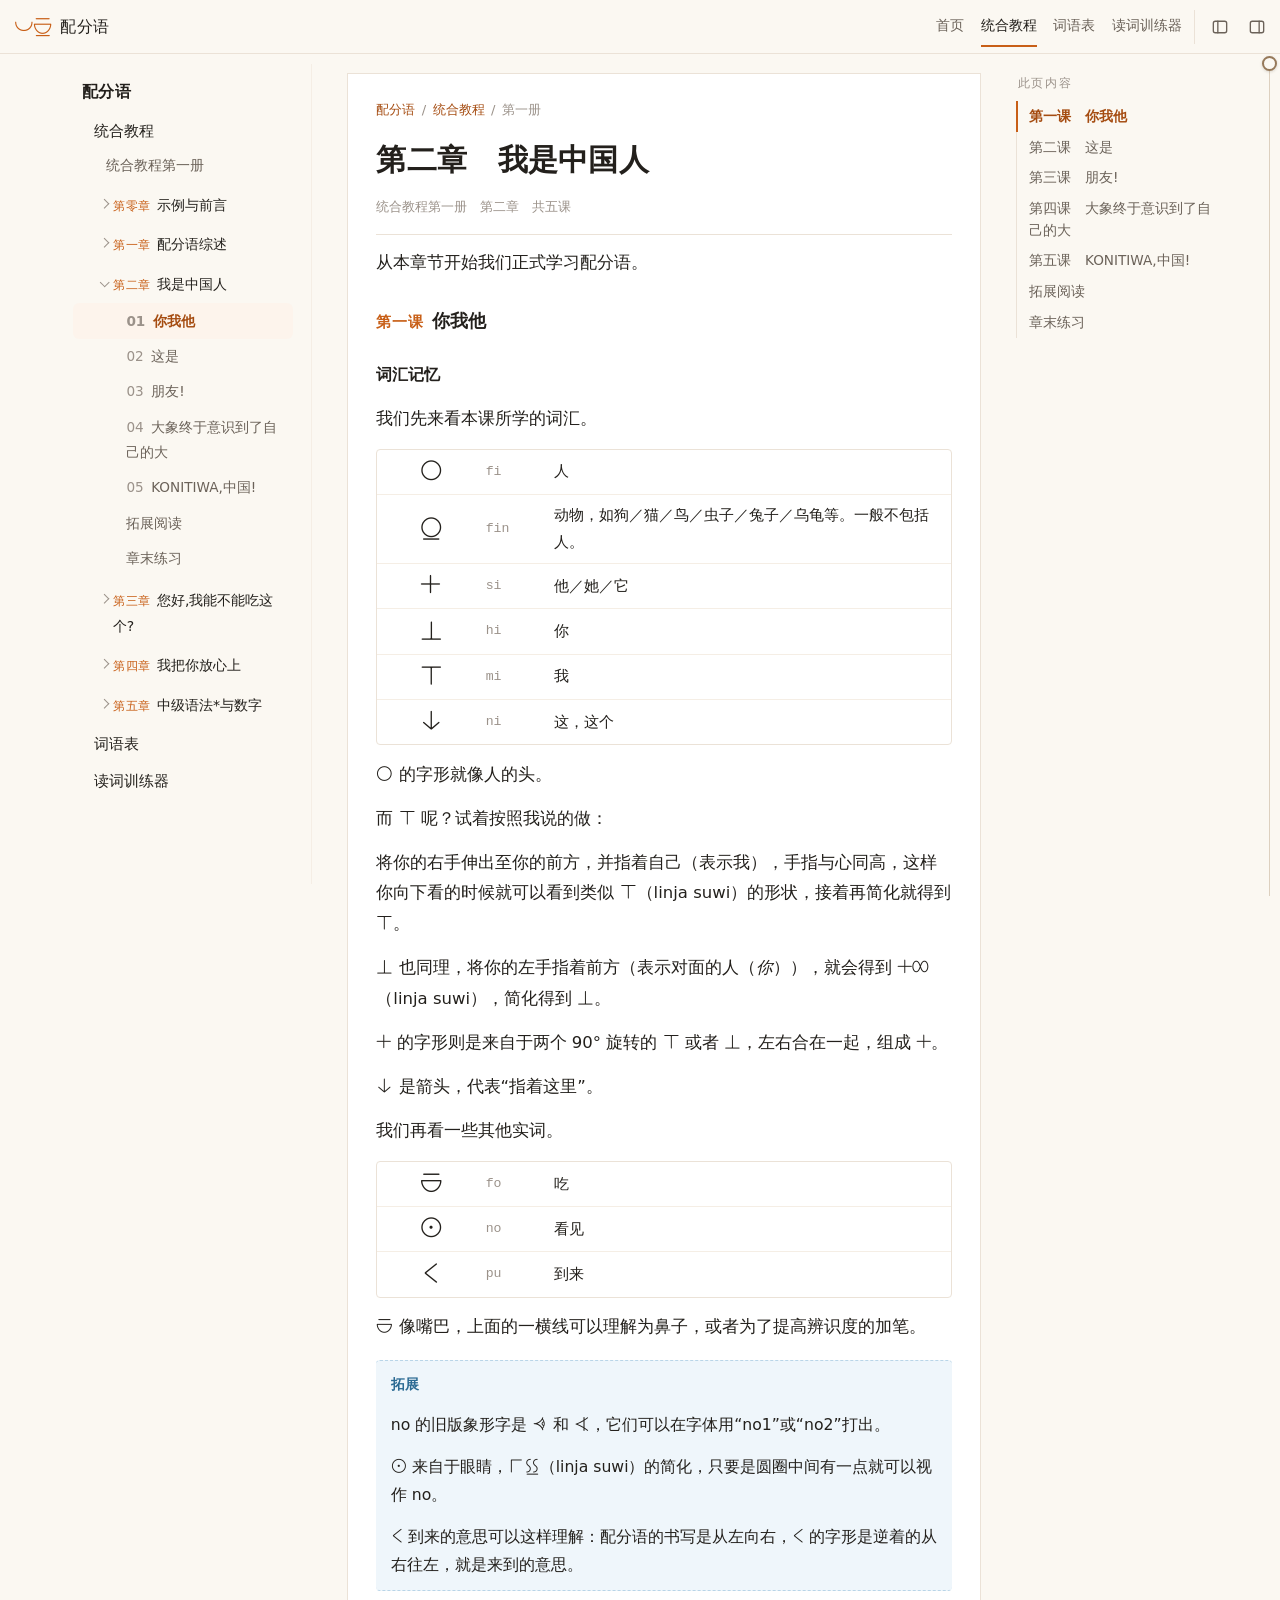
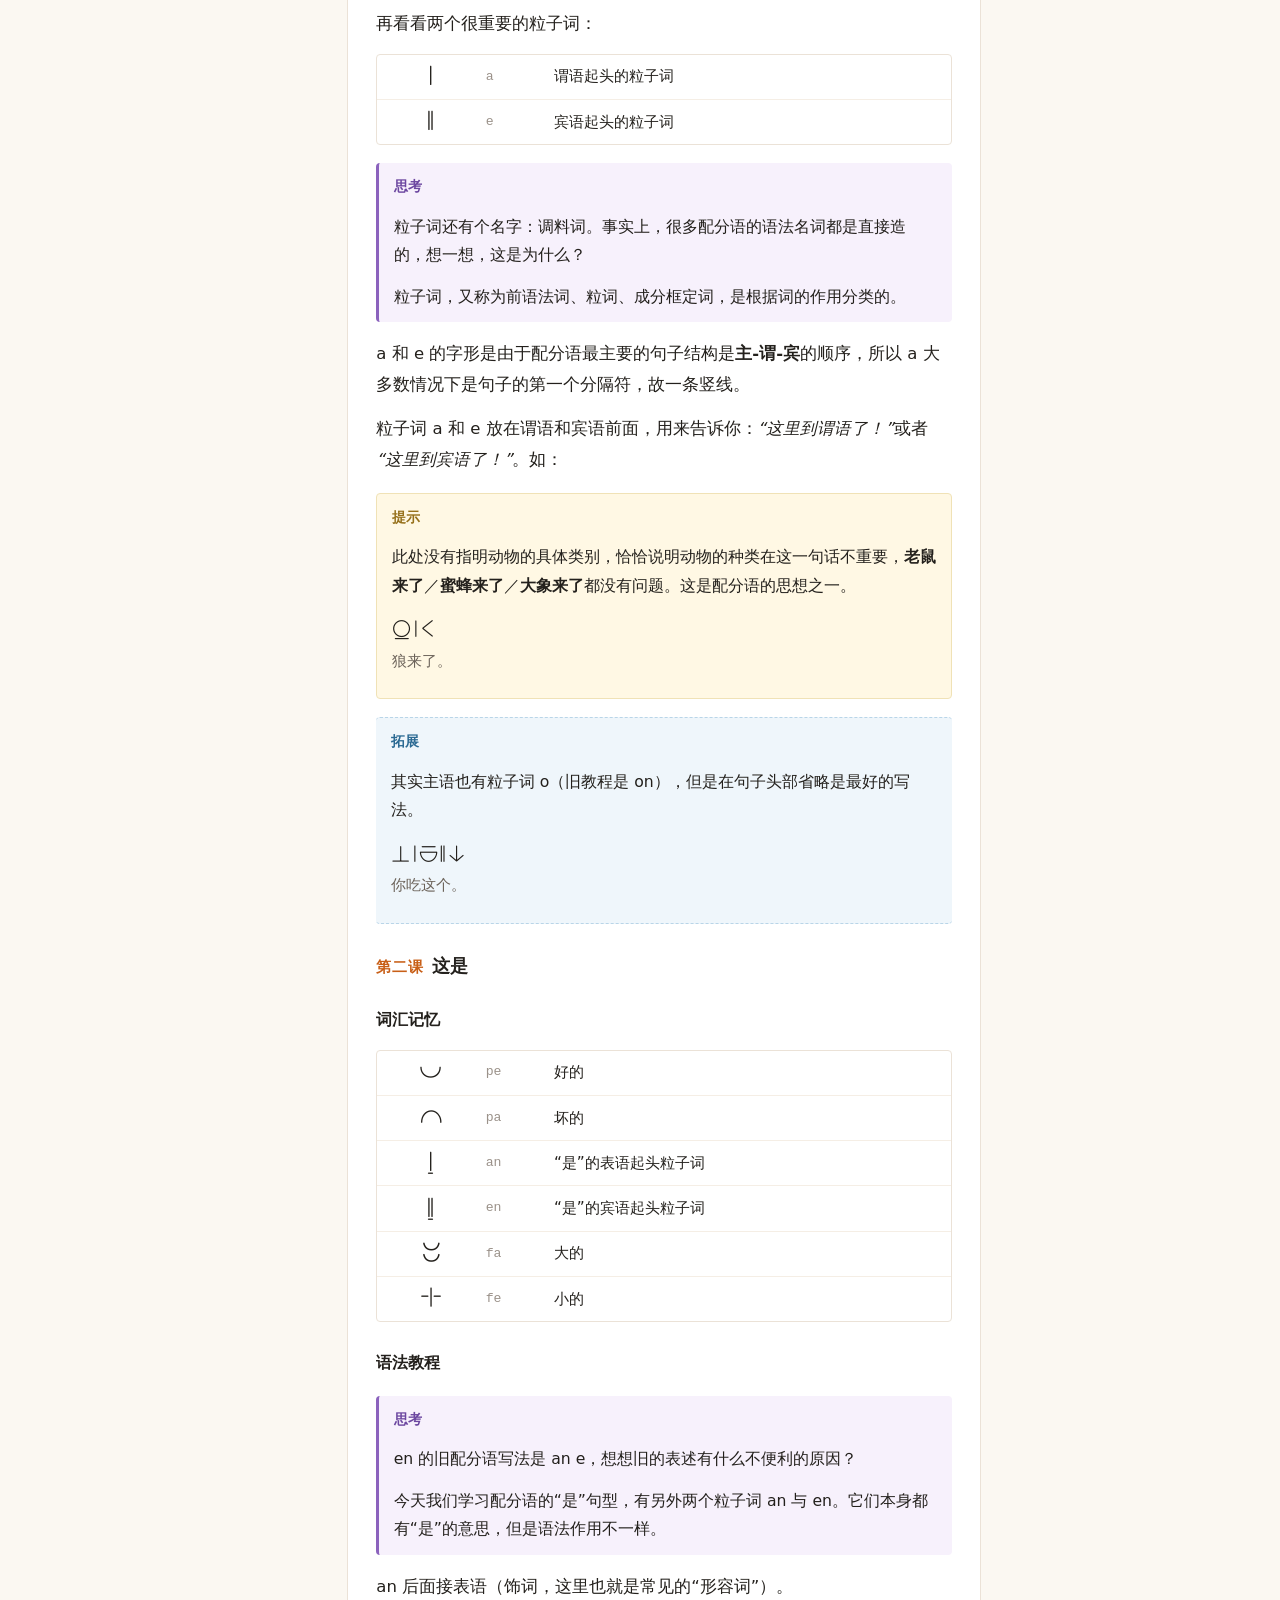
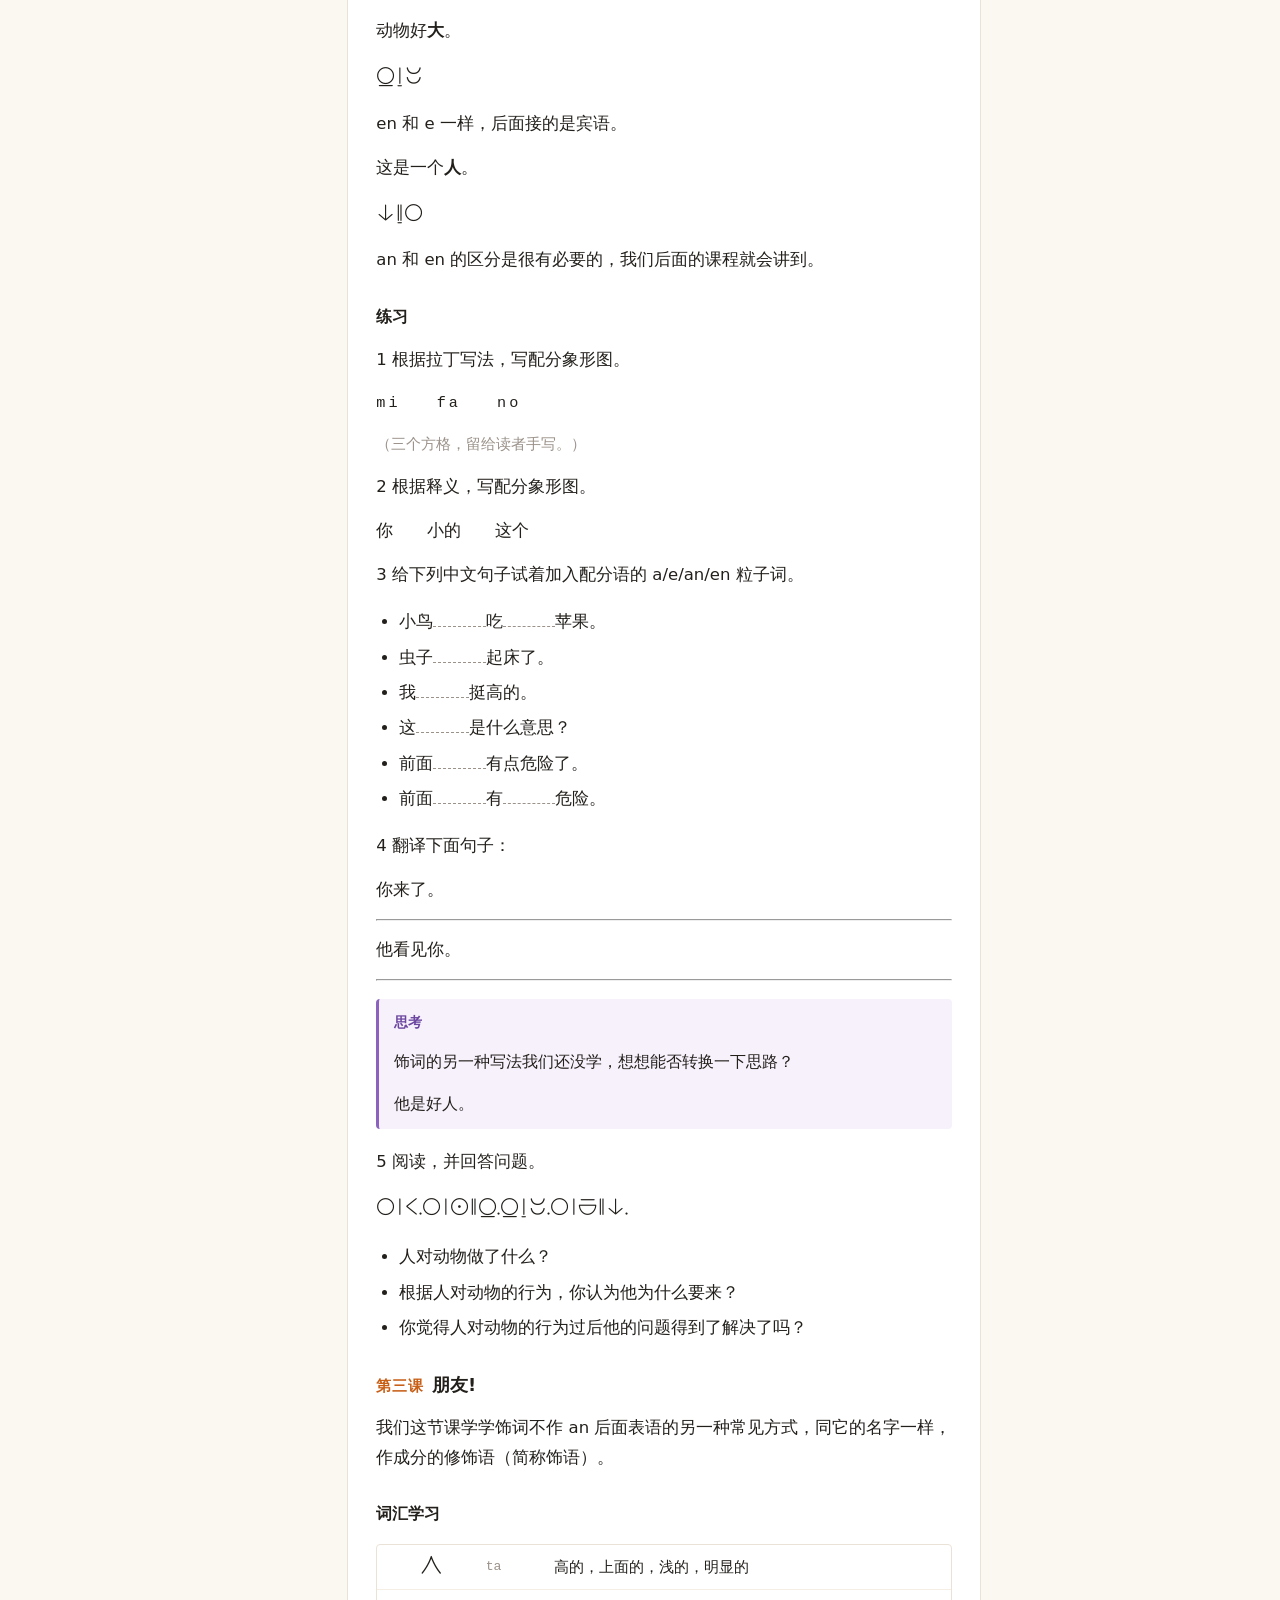
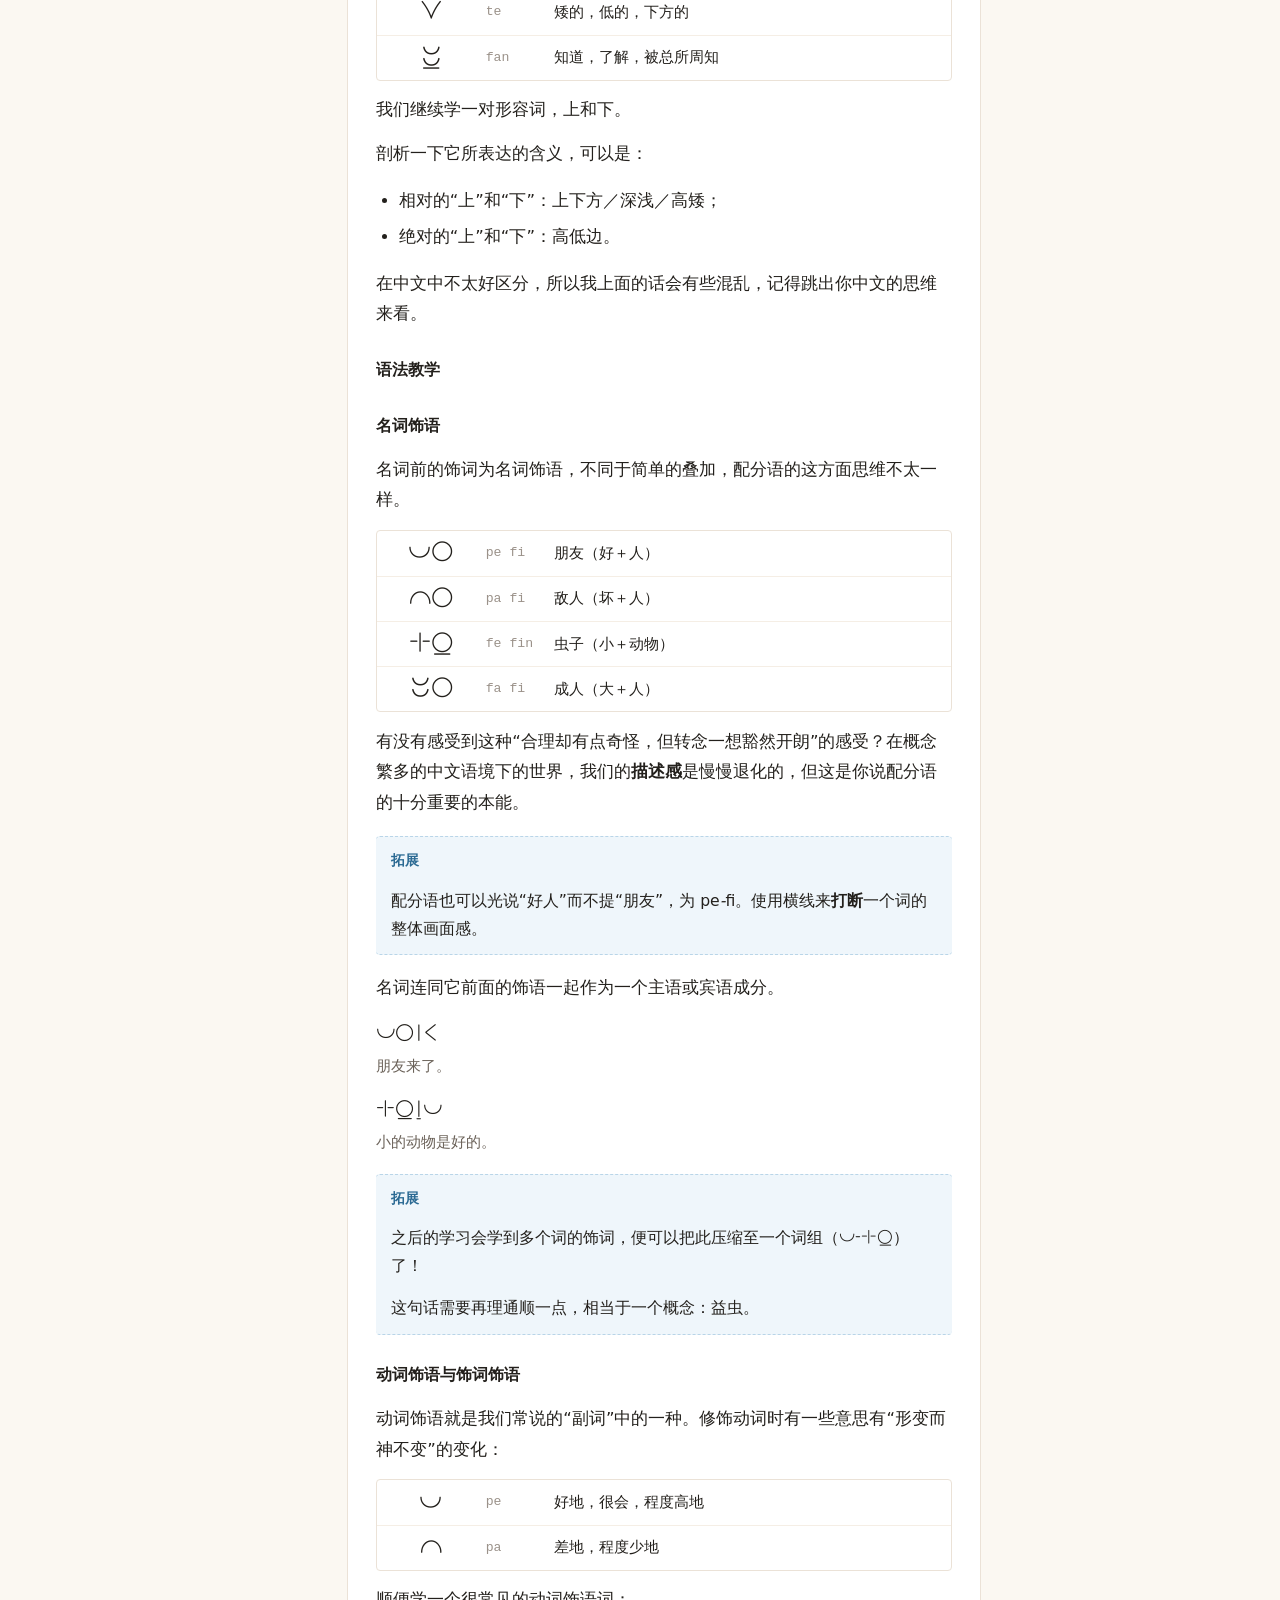
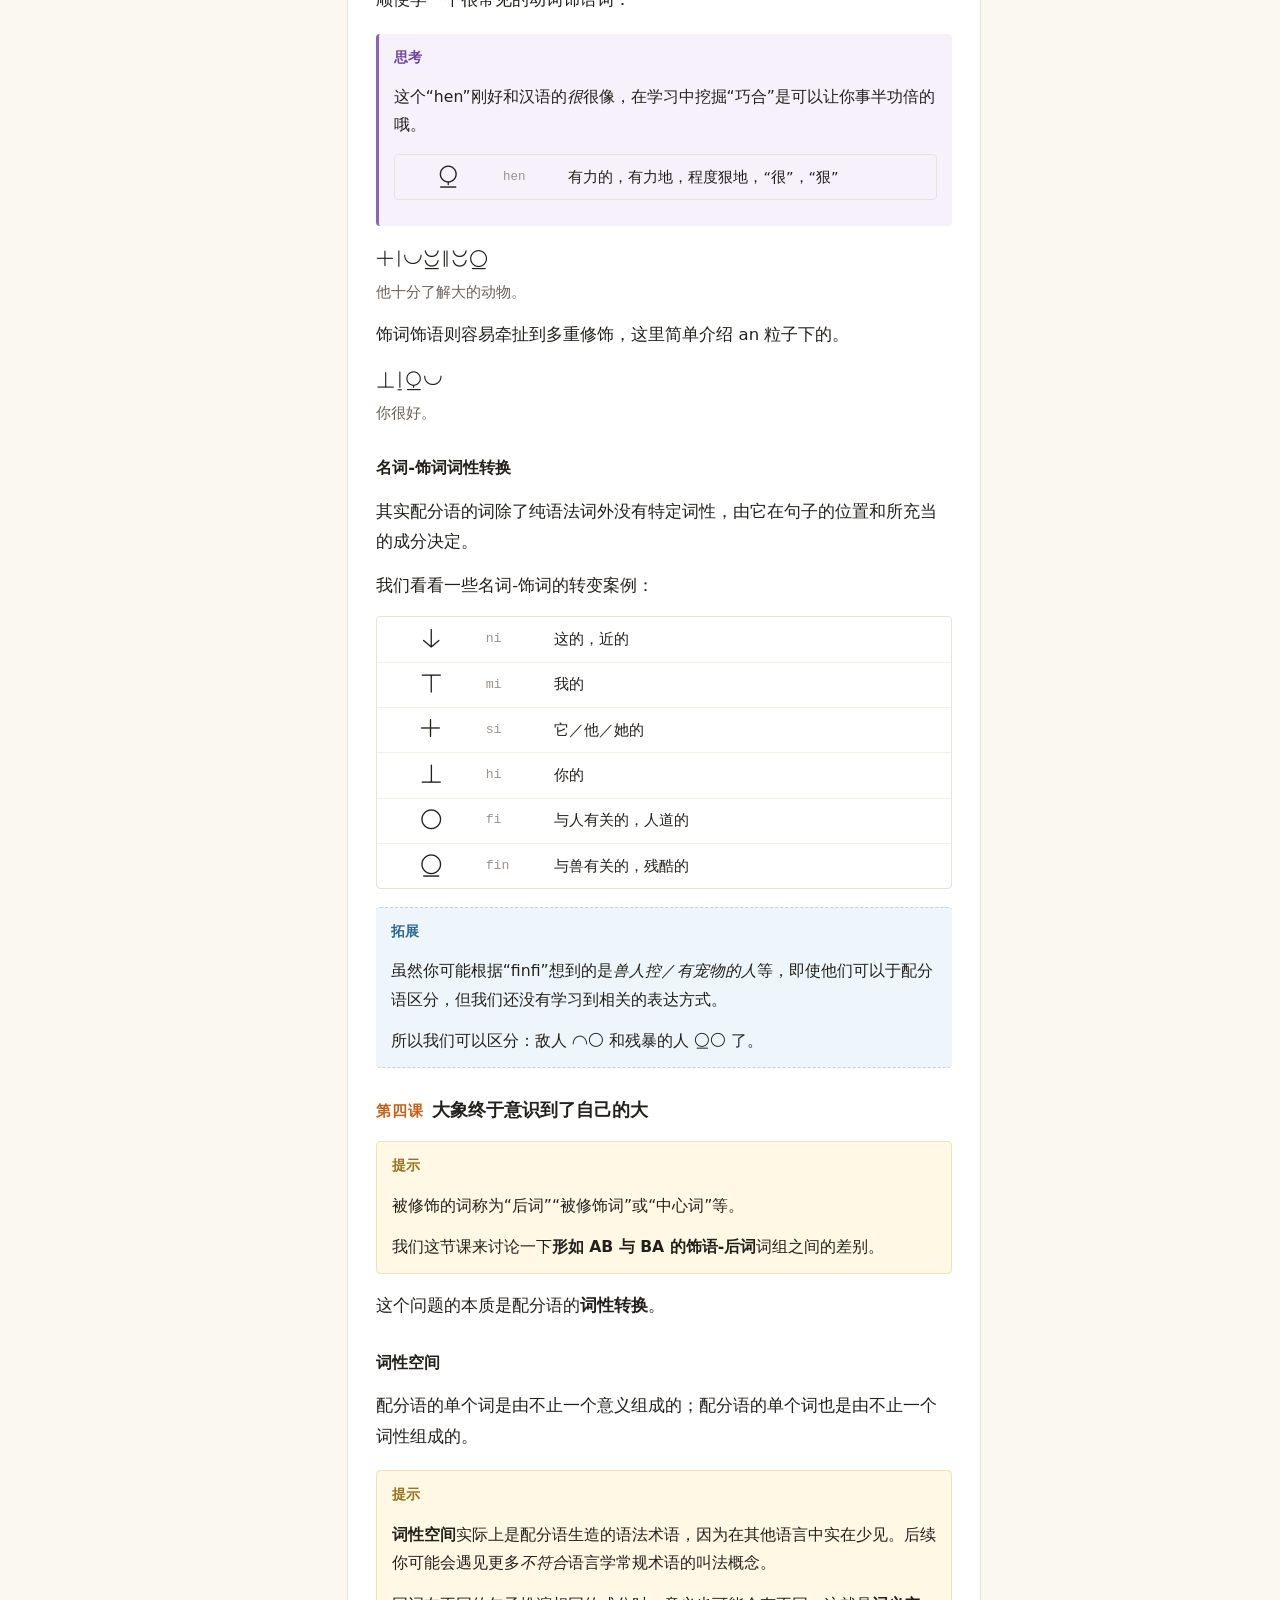
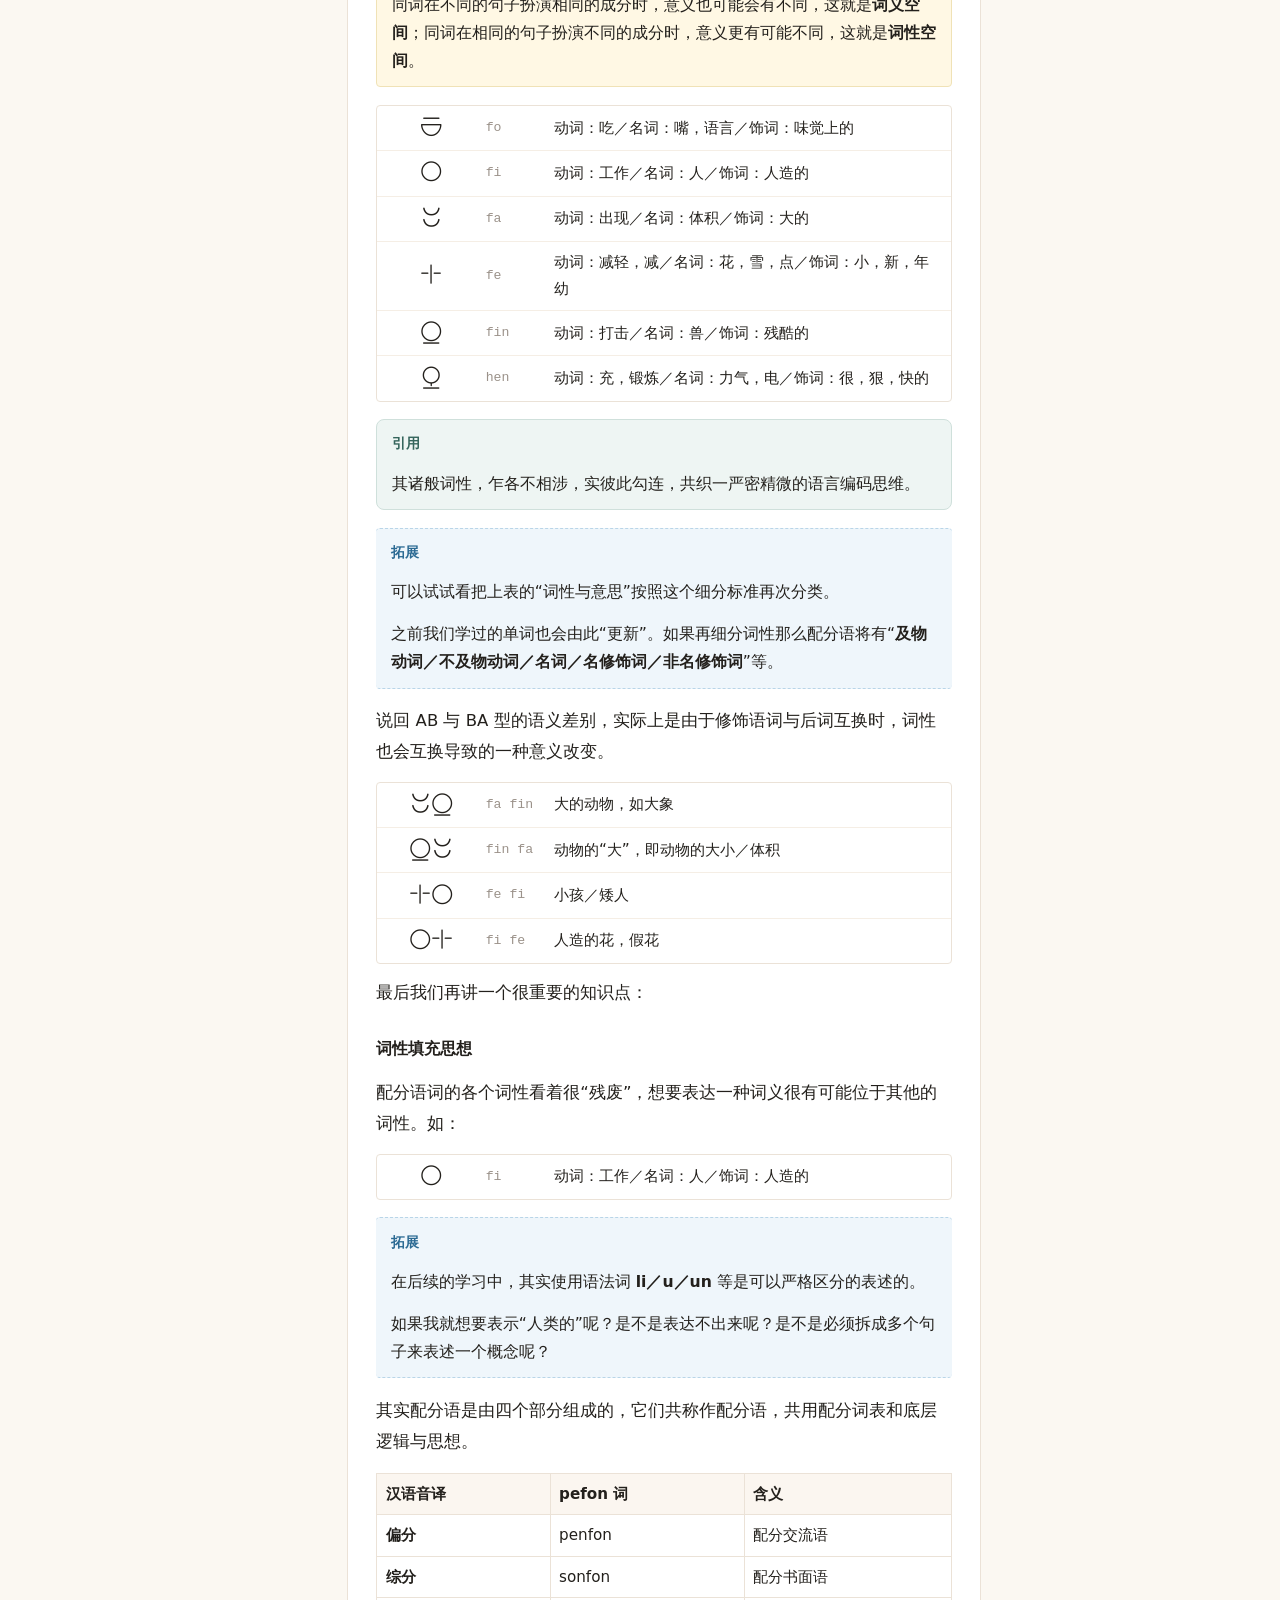
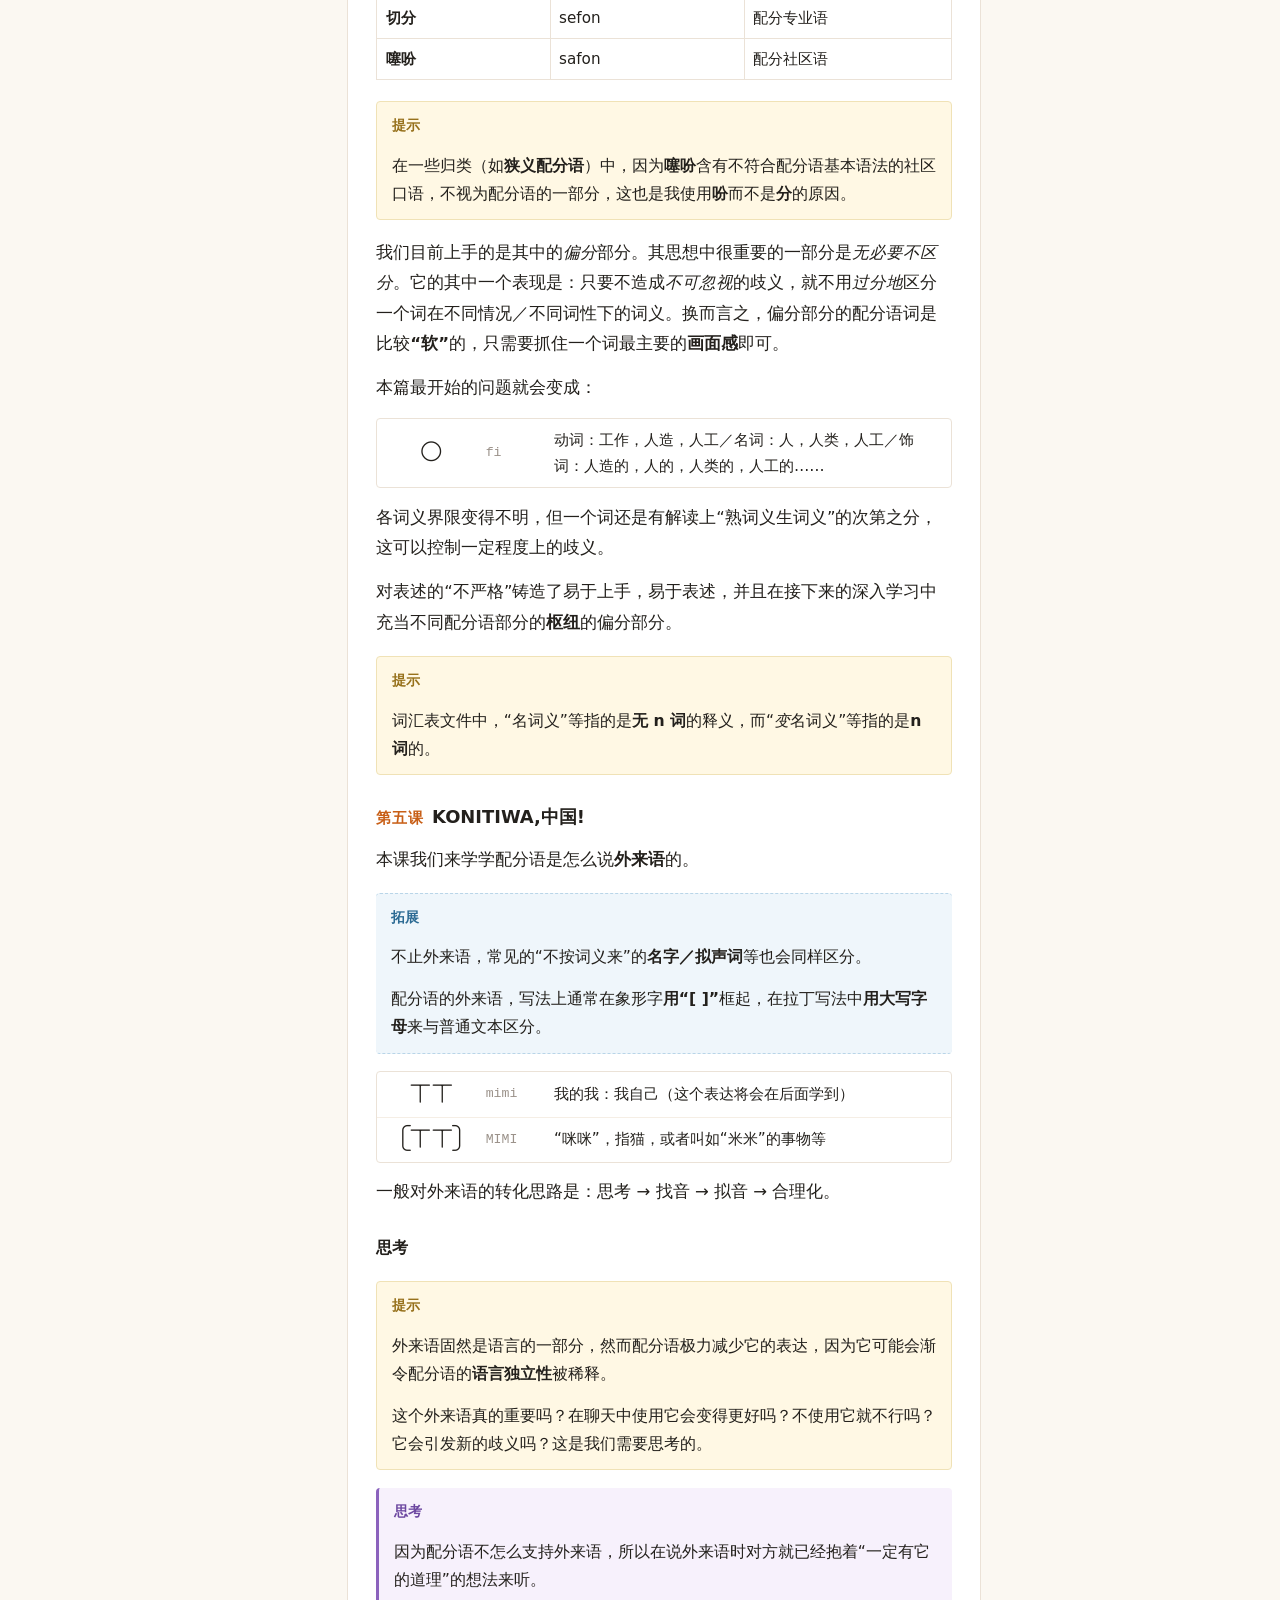
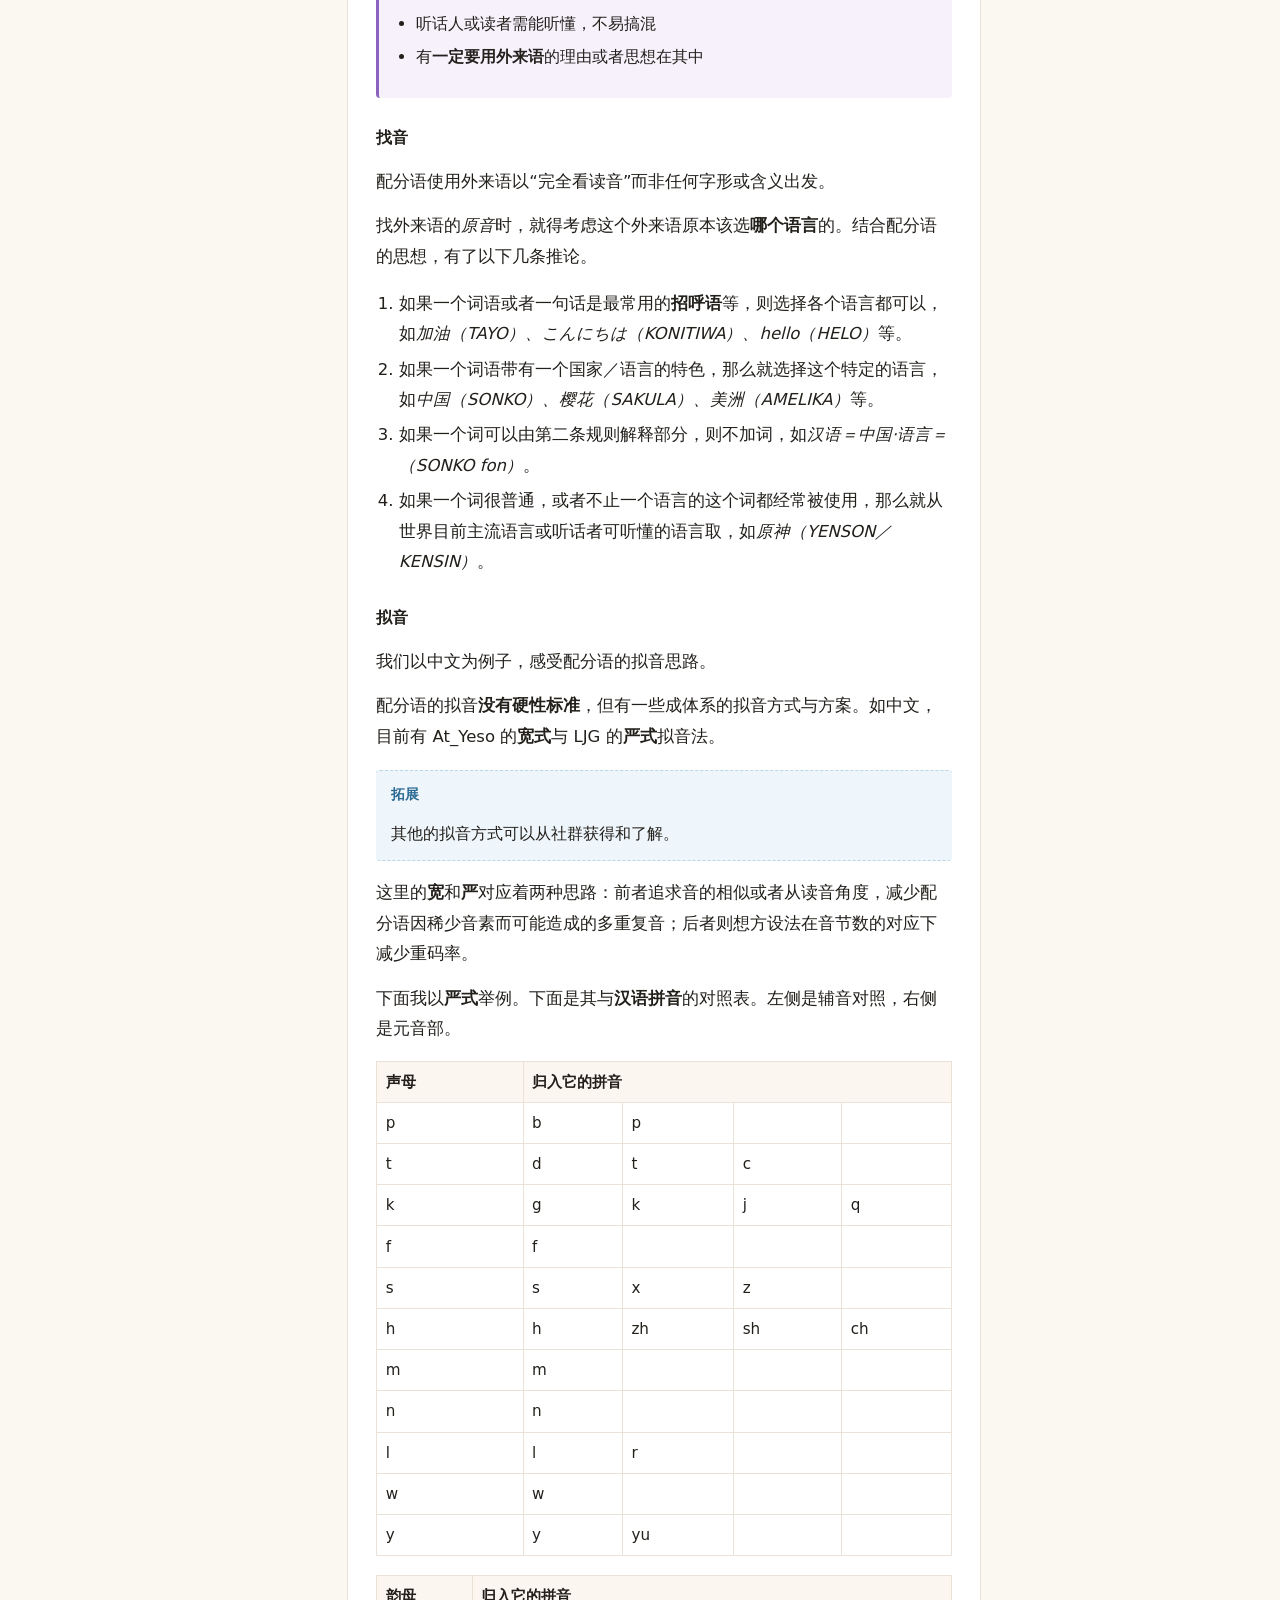
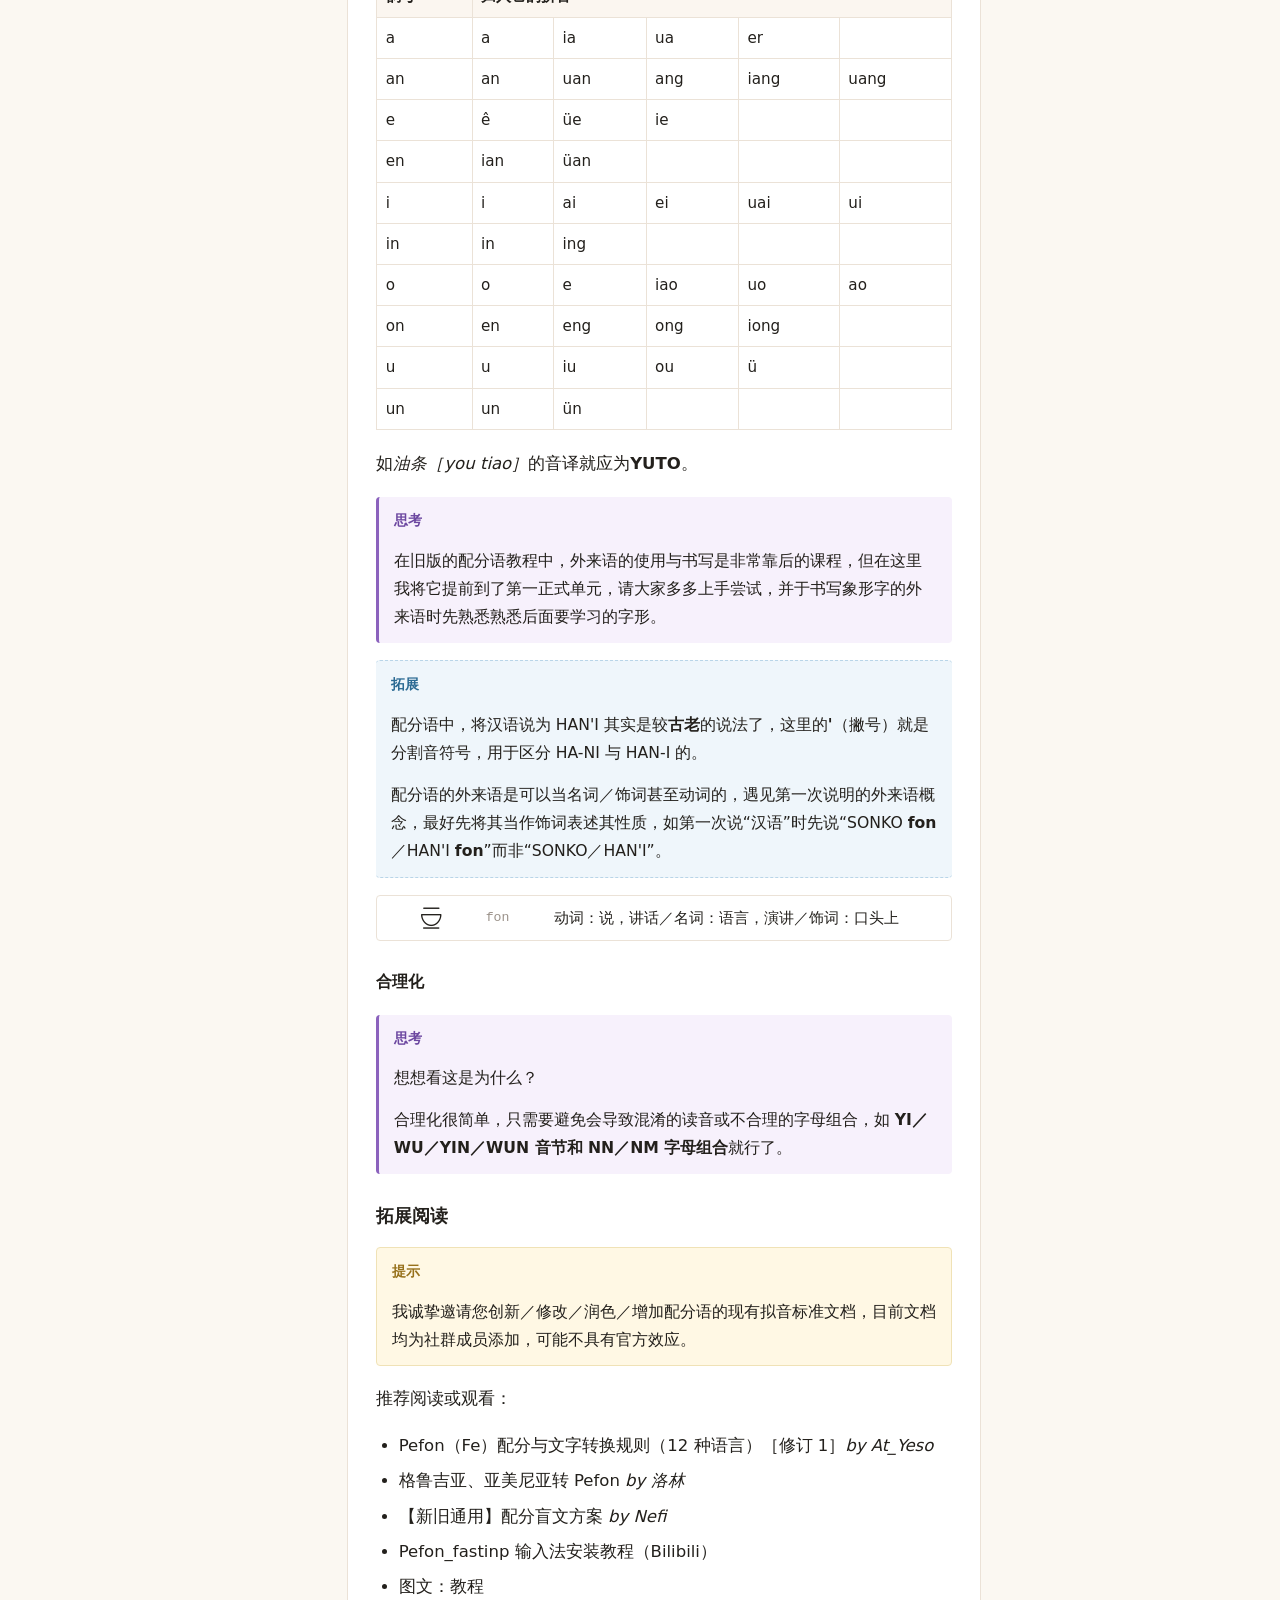
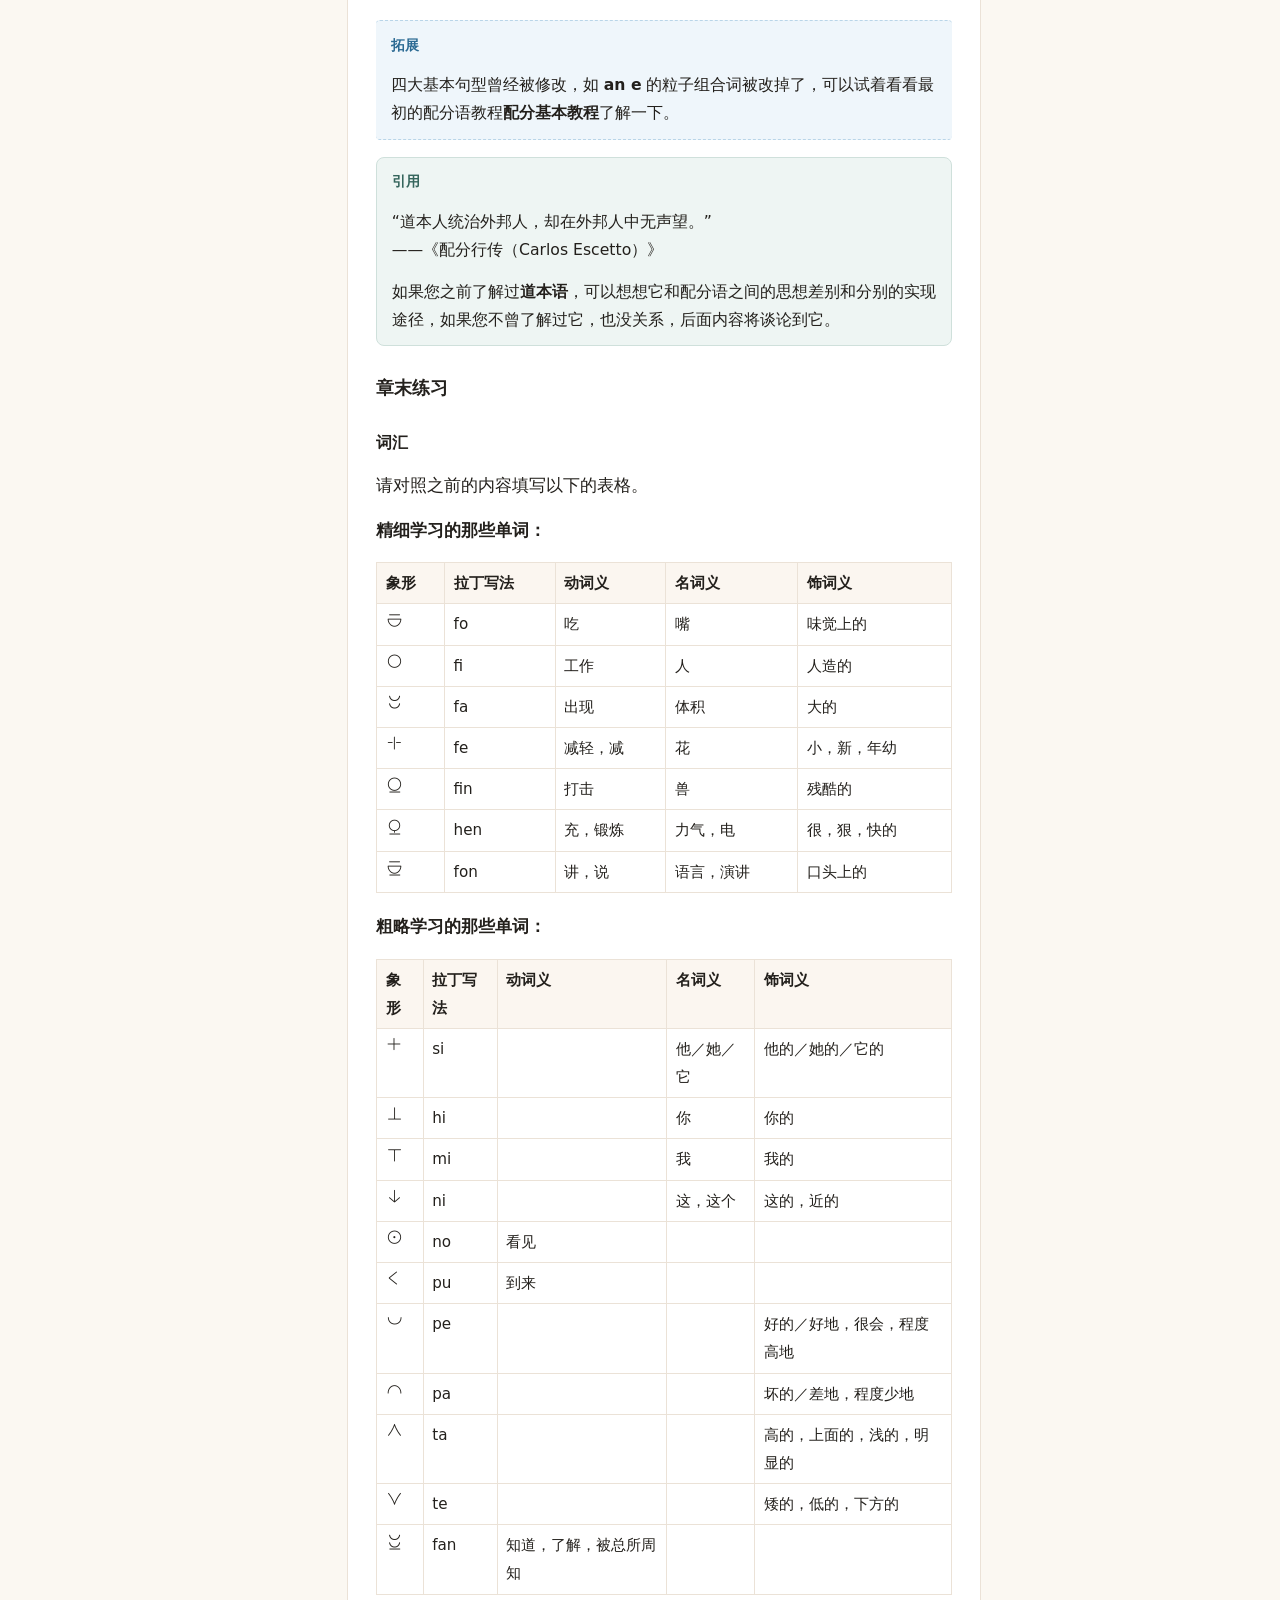
<file: ch02.html>
<!doctype html>
<html lang="zh-CN">
<head>
<meta charset="utf-8">
<meta name="viewport" content="width=device-width, initial-scale=1">
<title>第二章 我是中国人｜统合教程</title>
<meta name="description" content="统合教程第二章：第一课至第五课（代词、是字句、饰语、词性空间、外来语）、拓展阅读与章末练习。">
<meta name="theme-color" content="#c85f17">
<link rel="stylesheet" href="assets/font-fefenpefon.css">
<link rel="stylesheet" href="assets/base.css">
</head>
<body>

<header class="bar">
  <button class="menu-btn" id="navOpen" aria-label="打开目录" aria-expanded="false" aria-controls="nav">
    <span class="bars" aria-hidden="true"><i></i><i></i><i></i></span>
  </button>
  <a class="brand" href="index.html">
    <span class="brand-mark" aria-hidden="true">pe fon</span>
    <span class="brand-name">配分语</span>
  </a>
  <nav class="bar-nav" aria-label="主站">
    <a href="index.html">首页</a>
    <a href="tutorial.html" class="is-here">统合教程</a>
    <a href="words.html">词语表</a>
    <a href="trainer.html">读词训练器</a>
  </nav>
  <div class="bar-tools">
    <button class="icon-btn" id="toggleSide" type="button" aria-label="收起目录" aria-pressed="false" title="收起目录" data-hide="收起目录" data-show="展开目录">
      <svg viewBox="0 0 20 20" width="18" height="18" aria-hidden="true"><rect x="2.6" y="3.6" width="14.8" height="12.8" rx="2.2"/><path d="M7.6 3.6v12.8"/></svg>
    </button>
    <button class="icon-btn" id="toggleRail" type="button" aria-label="收起大纲" aria-pressed="false" title="收起大纲" data-hide="收起大纲" data-show="展开大纲">
      <svg viewBox="0 0 20 20" width="18" height="18" aria-hidden="true"><rect x="2.6" y="3.6" width="14.8" height="12.8" rx="2.2"/><path d="M12.4 3.6v12.8"/></svg>
    </button>
  </div>
</header>

<div class="scrim" id="scrim" hidden></div>

<div class="layout layout--doc">

  <aside class="side" id="nav" aria-label="目录">
    <div class="side-head"><span>目录</span><button class="close-btn" id="navClose" aria-label="关闭目录">✕</button></div>
    <div class="tree">
      <a class="lv1" href="index.html">配分语</a>
      <a class="lv2" href="tutorial.html">统合教程</a>
      <span class="lv3">统合教程第一册</span>

      <details>
        <summary><span class="no">第零章</span>示例与前言</summary>
        <ul>
          <li><a href="ch00.html#sample">示例展示</a></li>
          <li><a href="ch00.html#foreword">前言</a></li>
          <li><a href="ch00.html#thanks">鸣谢名单</a></li>
        </ul>
      </details>

      <details>
        <summary><span class="no">第一章</span>配分语综述</summary>
        <ul>
          <li><a href="ch01.html#letters">字母与读音</a></li>
          <li><a href="ch01.html#syllable">音节与合法</a></li>
          <li><a href="ch01.html#drill">练习</a></li>
          <li><a href="ch01.html#writing">书写方式</a></li>
          <li><a href="ch01.html#vocab">词汇</a></li>
          <li><a href="ch01.html#habits">其他习惯</a></li>
        </ul>
      </details>

      <details open>
        <summary><span class="no">第二章</span>我是中国人</summary>
        <ul>
          <li><a href="ch02.html#lesson-01" class="is-here"><span class="no">01</span>你我他</a></li>
          <li><a href="ch02.html#lesson-02"><span class="no">02</span>这是</a></li>
          <li><a href="ch02.html#lesson-03"><span class="no">03</span>朋友!</a></li>
          <li><a href="ch02.html#lesson-04"><span class="no">04</span>大象终于意识到了自己的大</a></li>
          <li><a href="ch02.html#lesson-05"><span class="no">05</span>KONITIWA,中国!</a></li>
          <li><a href="ch02.html#extra">拓展阅读</a></li>
          <li><a href="ch02.html#exercise">章末练习</a></li>
        </ul>
      </details>

      <details>
        <summary><span class="no">第三章</span>您好,我能不能吃这个?</summary>
        <ul>
          <li><a href="ch03.html#lesson-06"><span class="no">06</span>否定</a></li>
          <li><a href="ch03.html#lesson-07"><span class="no">07</span>情态标记</a></li>
          <li><a href="ch03.html#lesson-08"><span class="no">08</span>祈使句与省略</a></li>
          <li><a href="ch03.html#lesson-09"><span class="no">09</span>更多人称与一般疑问句</a></li>
          <li><a href="ch03.html#lesson-10"><span class="no">10</span>E,中国!</a></li>
          <li><a href="ch03.html#poem">拓展：配分语诗歌</a></li>
          <li><a href="ch03.html#exercise">单元练习</a></li>
        </ul>
      </details>

      <details>
        <summary><span class="no">第四章</span>我把你放心上</summary>
        <ul>
          <li><a href="ch04.html#lesson-11"><span class="no">11</span>介与词</a></li>
          <li><a href="ch04.html#lesson-12"><span class="no">12</span>特别词:yon,li,u</a></li>
          <li><a href="ch04.html#lesson-13"><span class="no">13</span>使动思维</a></li>
          <li><a href="ch04.html#lesson-14"><span class="no">14</span>连动与把被句</a></li>
          <li><a href="ch04.html#lesson-15"><span class="no">15</span>这样的话,我说……</a></li>
          <li><a href="ch04.html#lyric">拓展：配分语歌词</a></li>
          <li><a href="ch04.html#exercise">章末练习</a></li>
        </ul>
      </details>

      <details>
        <summary><span class="no">第五章</span>中级语法*与数字</summary>
        <ul>
          <li><a href="ch05.html#lesson-16"><span class="no">16</span>数字,次序与时间</a></li>
          <li><a href="ch05.html#lesson-17"><span class="no">17</span>简单修饰顺序</a></li>
          <li><a href="ch05.html#pending">第十八课至第二十课</a></li>
        </ul>
      </details>

      <a class="lv2" href="words.html">词语表</a>
      <a class="lv2" href="trainer.html">读词训练器</a>
    </div>
  </aside>

  <main class="doc">

    <nav class="crumb" aria-label="面包屑">
      <a href="index.html">配分语</a><span class="sep">/</span>
      <a href="tutorial.html">统合教程</a><span class="sep">/</span>
      <span>第一册</span>
    </nav>

    <h1>第二章　我是中国人</h1>
    <p class="doc-meta">统合教程第一册　第二章　共五课</p>

    <p>从本章节开始我们正式学习配分语。</p>

    <!-- ============ 第一课 ============ -->
    <h2 id="lesson-01"><span class="no">第一课</span>你我他</h2>

    <h3>词汇记忆</h3>
    <p>我们先来看本课所学的词汇。</p>

    <div class="wl">
      <div class="row"><span class="pic">fi</span><span class="lat">fi</span><span class="def">人</span></div>
      <div class="row"><span class="pic">fin</span><span class="lat">fin</span><span class="def">动物，如狗／猫／鸟／虫子／兔子／乌龟等。一般不包括人。</span></div>
      <div class="row"><span class="pic">si</span><span class="lat">si</span><span class="def">他／她／它</span></div>
      <div class="row"><span class="pic">hi</span><span class="lat">hi</span><span class="def">你</span></div>
      <div class="row"><span class="pic">mi</span><span class="lat">mi</span><span class="def">我</span></div>
      <div class="row"><span class="pic">ni</span><span class="lat">ni</span><span class="def">这，这个</span></div>
    </div>

    <p><span class="p">fi</span> 的字形就像人的头。</p>
    <p>而 <span class="p">mi</span> 呢？试着按照我说的做：</p>
    <p>将你的右手伸出至你的前方，并指着自己（表示我），手指与心同高，这样你向下看的时候就可以看到类似 <span class="p">mi</span>（linja suwi）的形状，接着再简化就得到 <span class="p">mi</span>。</p>
    <p><span class="p">hi</span> 也同理，将你的左手指着前方（表示对面的人（<i>你</i>）），就会得到 <span class="p">sina</span>（linja suwi），简化得到 <span class="p">hi</span>。</p>
    <p><span class="p">si</span> 的字形则是来自于两个 90° 旋转的 <span class="p">mi</span> 或者 <span class="p">hi</span>，左右合在一起，组成 <span class="p">si</span>。</p>
    <p><span class="p">ni</span> 是箭头，代表“指着这里”。</p>

    <p>我们再看一些其他实词。</p>

    <div class="wl">
      <div class="row"><span class="pic">fo</span><span class="lat">fo</span><span class="def">吃</span></div>
      <div class="row"><span class="pic">no</span><span class="lat">no</span><span class="def">看见</span></div>
      <div class="row"><span class="pic">pu</span><span class="lat">pu</span><span class="def">到来</span></div>
    </div>

    <p><span class="p">fo</span> 像嘴巴，上面的一横线可以理解为鼻子，或者为了提高辨识度的加笔。</p>

    <div class="card ext">
      <p class="t">拓展</p>
      <p>no 的旧版象形字是 <span class="p">no1</span> 和 <span class="p">no2</span>，它们可以在字体用“no1”或“no2”打出。</p>
      <p><span class="p">no</span> 来自于眼睛，<span class="p">lukin</span>（linja suwi）的简化，只要是圆圈中间有一点就可以视作 no。</p>
      <p><span class="p">pu</span> 到来的意思可以这样理解：配分语的书写是从左向右，<span class="p">pu</span> 的字形是逆着的从右往左，就是来到的意思。</p>
    </div>

    <p>再看看两个很重要的粒子词：</p>

    <div class="wl">
      <div class="row"><span class="pic">a</span><span class="lat">a</span><span class="def">谓语起头的粒子词</span></div>
      <div class="row"><span class="pic">e</span><span class="lat">e</span><span class="def">宾语起头的粒子词</span></div>
    </div>

    <div class="card think">
      <p class="t">思考</p>
      <p>粒子词还有个名字：调料词。事实上，很多配分语的语法名词都是直接造的，想一想，这是为什么？</p>
      <p>粒子词，又称为前语法词、粒词、成分框定词，是根据词的作用分类的。</p>
    </div>

    <p>a 和 e 的字形是由于配分语最主要的句子结构是<b>主-谓-宾</b>的顺序，所以 a 大多数情况下是句子的第一个分隔符，故一条竖线。</p>
    <p>粒子词 a 和 e 放在谓语和宾语前面，用来告诉你：<i>“这里到谓语了！”</i>或者<i>“这里到宾语了！”</i>。如：</p>

    <div class="card tip">
      <p class="t">提示</p>
      <p>此处没有指明动物的具体类别，恰恰说明动物的种类在这一句话不重要，<b>老鼠来了</b>／<b>蜜蜂来了</b>／<b>大象来了</b>都没有问题。这是配分语的思想之一。</p>
      <div class="ex">
        <div class="pefon">fin a pu</div>
        <div class="zh">狼来了。</div>
      </div>
    </div>

    <div class="card ext">
      <p class="t">拓展</p>
      <p>其实主语也有粒子词 o（旧教程是 on），但是在句子头部省略是最好的写法。</p>
      <div class="ex">
        <div class="pefon">hi a fo e ni</div>
        <div class="zh">你吃这个。</div>
      </div>
    </div>

    <!-- ============ 第二课 ============ -->
    <h2 id="lesson-02"><span class="no">第二课</span>这是</h2>

    <h3>词汇记忆</h3>

    <div class="wl">
      <div class="row"><span class="pic">pe</span><span class="lat">pe</span><span class="def">好的</span></div>
      <div class="row"><span class="pic">pa</span><span class="lat">pa</span><span class="def">坏的</span></div>
      <div class="row"><span class="pic">an</span><span class="lat">an</span><span class="def">“是”的表语起头粒子词</span></div>
      <div class="row"><span class="pic">en</span><span class="lat">en</span><span class="def">“是”的宾语起头粒子词</span></div>
      <div class="row"><span class="pic">fa</span><span class="lat">fa</span><span class="def">大的</span></div>
      <div class="row"><span class="pic">fe</span><span class="lat">fe</span><span class="def">小的</span></div>
    </div>

    <h3>语法教程</h3>

    <div class="card think">
      <p class="t">思考</p>
      <p>en 的旧配分语写法是 an e，想想旧的表述有什么不便利的原因？</p>
      <p>今天我们学习配分语的“是”句型，有另外两个粒子词 an 与 en。它们本身都有“是”的意思，但是语法作用不一样。</p>
    </div>

    <p>an 后面接表语（饰词，这里也就是常见的“形容词”）。</p>
    <p>动物好<b>大</b>。</p>
    <div class="ex"><div class="pefon">fin an fa</div></div>

    <p>en 和 e 一样，后面接的是宾语。</p>
    <p>这是一个<b>人</b>。</p>
    <div class="ex"><div class="pefon">ni en fi</div></div>

    <p>an 和 en 的区分是很有必要的，我们后面的课程就会讲到。</p>

    <h3>练习</h3>

    <p>1 根据拉丁写法，写配分象形图。</p>
    <p class="lat" style="letter-spacing:.2em">mi　　fa　　no</p>
    <p style="color:var(--ink-3);font-size:.9em">（三个方格，留给读者手写。）</p>

    <p>2 根据释义，写配分象形图。</p>
    <p>你　　小的　　这个</p>

    <p>3 给下列中文句子试着加入配分语的 a/e/an/en 粒子词。</p>
    <ul>
      <li>小鸟<span class="blank"></span>吃<span class="blank"></span>苹果。</li>
      <li>虫子<span class="blank"></span>起床了。</li>
      <li>我<span class="blank"></span>挺高的。</li>
      <li>这<span class="blank"></span>是什么意思？</li>
      <li>前面<span class="blank"></span>有点危险了。</li>
      <li>前面<span class="blank"></span>有<span class="blank"></span>危险。</li>
    </ul>

    <p>4 翻译下面句子：</p>
    <p>你来了。</p><hr>
    <p>他看见你。</p><hr>
    <div class="card think">
      <p class="t">思考</p>
      <p>饰词的另一种写法我们还没学，想想能否转换一下思路？</p>
      <p>他是好人。</p>
    </div>

    <p>5 阅读，并回答问题。</p>
    <div class="ex">
      <div class="pefon">fi a pu. fi a no e fin. fin an fa. fi a fo e ni.</div>
    </div>
    <ul>
      <li>人对动物做了什么？</li>
      <li>根据人对动物的行为，你认为他为什么要来？</li>
      <li>你觉得人对动物的行为过后他的问题得到了解决了吗？</li>
    </ul>

    <!-- ============ 第三课 ============ -->
    <h2 id="lesson-03"><span class="no">第三课</span>朋友!</h2>

    <p>我们这节课学学饰词不作 an 后面表语的另一种常见方式，同它的名字一样，作成分的修饰语（简称饰语）。</p>

    <h3>词汇学习</h3>

    <div class="wl">
      <div class="row"><span class="pic">ta</span><span class="lat">ta</span><span class="def">高的，上面的，浅的，明显的</span></div>
      <div class="row"><span class="pic">te</span><span class="lat">te</span><span class="def">矮的，低的，下方的</span></div>
      <div class="row"><span class="pic">fan</span><span class="lat">fan</span><span class="def">知道，了解，被总所周知</span></div>
    </div>

    <p>我们继续学一对形容词，上和下。</p>
    <p>剖析一下它所表达的含义，可以是：</p>
    <ul>
      <li>相对的“上”和“下”：上下方／深浅／高矮；</li>
      <li>绝对的“上”和“下”：高低边。</li>
    </ul>
    <p>在中文中不太好区分，所以我上面的话会有些混乱，记得跳出你中文的思维来看。</p>

    <h3>语法教学</h3>

    <h3>名词饰语</h3>
    <p>名词前的饰词为名词饰语，不同于简单的叠加，配分语的这方面思维不太一样。</p>

    <div class="wl">
      <div class="row"><span class="pic">pe fi</span><span class="lat">pe fi</span><span class="def">朋友（好＋人）</span></div>
      <div class="row"><span class="pic">pa fi</span><span class="lat">pa fi</span><span class="def">敌人（坏＋人）</span></div>
      <div class="row"><span class="pic">fe fin</span><span class="lat">fe fin</span><span class="def">虫子（小＋动物）</span></div>
      <div class="row"><span class="pic">fa fi</span><span class="lat">fa fi</span><span class="def">成人（大＋人）</span></div>
    </div>

    <p>有没有感受到这种“合理却有点奇怪，但转念一想豁然开朗”的感受？在概念繁多的中文语境下的世界，我们的<b>描述感</b>是慢慢退化的，但这是你说配分语的十分重要的本能。</p>

    <div class="card ext">
      <p class="t">拓展</p>
      <p>配分语也可以光说“好人”而不提“朋友”，为 pe<i>-</i>fi。使用横线来<b>打断</b>一个词的整体画面感。</p>
    </div>

    <p>名词连同它前面的饰语一起作为一个主语或宾语成分。</p>
    <div class="ex"><div class="pefon">pefi a pu</div><div class="zh">朋友来了。</div></div>
    <div class="ex"><div class="pefon">fefin an pe</div><div class="zh">小的动物是好的。</div></div>

    <div class="card ext">
      <p class="t">拓展</p>
      <p>之后的学习会学到多个词的饰词，便可以把此压缩至一个词组（<span class="p">pe-fefin</span>）了！</p>
      <p>这句话需要再理通顺一点，相当于一个概念：益虫。</p>
    </div>

    <h3>动词饰语与饰词饰语</h3>
    <p>动词饰语就是我们常说的“副词”中的一种。修饰动词时有一些意思有“形变而神不变”的变化：</p>

    <div class="wl">
      <div class="row"><span class="pic">pe</span><span class="lat">pe</span><span class="def">好地，很会，程度高地</span></div>
      <div class="row"><span class="pic">pa</span><span class="lat">pa</span><span class="def">差地，程度少地</span></div>
    </div>

    <p>顺便学一个很常见的动词饰语词：</p>
    <div class="card think">
      <p class="t">思考</p>
      <p>这个“hen”刚好和汉语的<i>很</i>很像，在学习中挖掘“巧合”是可以让你事半功倍的哦。</p>
      <div class="wl"><div class="row"><span class="pic">hen</span><span class="lat">hen</span><span class="def">有力的，有力地，程度狠地，“很”，“狠”</span></div></div>
    </div>

    <div class="ex"><div class="pefon">si a pefan e fafin</div><div class="zh">他十分了解大的动物。</div></div>

    <p>饰词饰语则容易牵扯到多重修饰，这里简单介绍 an 粒子下的。</p>
    <div class="ex"><div class="pefon">hi an henpe</div><div class="zh">你很好。</div></div>

    <h3>名词-饰词词性转换</h3>
    <p>其实配分语的词除了纯语法词外没有特定词性，由它在句子的位置和所充当的成分决定。</p>
    <p>我们看看一些名词-饰词的转变案例：</p>

    <div class="wl">
      <div class="row"><span class="pic">ni</span><span class="lat">ni</span><span class="def">这的，近的</span></div>
      <div class="row"><span class="pic">mi</span><span class="lat">mi</span><span class="def">我的</span></div>
      <div class="row"><span class="pic">si</span><span class="lat">si</span><span class="def">它／他／她的</span></div>
      <div class="row"><span class="pic">hi</span><span class="lat">hi</span><span class="def">你的</span></div>
      <div class="row"><span class="pic">fi</span><span class="lat">fi</span><span class="def">与人有关的，人道的</span></div>
      <div class="row"><span class="pic">fin</span><span class="lat">fin</span><span class="def">与兽有关的，残酷的</span></div>
    </div>

    <div class="card ext">
      <p class="t">拓展</p>
      <p>虽然你可能根据“finfi”想到的是<i>兽人控</i>／<i>有宠物的人</i>等，即使他们可以于配分语区分，但我们还没有学习到相关的表达方式。</p>
      <p>所以我们可以区分：敌人 <span class="p">pafi</span> 和残暴的人 <span class="p">finfi</span> 了。</p>
    </div>

    <!-- ============ 第四课 ============ -->
    <h2 id="lesson-04"><span class="no">第四课</span>大象终于意识到了自己的大</h2>

    <div class="card tip">
      <p class="t">提示</p>
      <p>被修饰的词称为“后词”“被修饰词”或“中心词”等。</p>
      <p>我们这节课来讨论一下<b>形如 AB 与 BA 的饰语-后词</b>词组之间的差别。</p>
    </div>

    <p>这个问题的本质是配分语的<b>词性转换</b>。</p>

    <h3>词性空间</h3>
    <p>配分语的单个词是由不止一个意义组成的；配分语的单个词也是由不止一个词性组成的。</p>

    <div class="card tip">
      <p class="t">提示</p>
      <p><b>词性空间</b>实际上是配分语生造的语法术语，因为在其他语言中实在少见。后续你可能会遇见更多<i>不符合</i>语言学常规术语的叫法概念。</p>
      <p>同词在不同的句子扮演相同的成分时，意义也可能会有不同，这就是<b>词义空间</b>；同词在相同的句子扮演不同的成分时，意义更有可能不同，这就是<b>词性空间</b>。</p>
    </div>

    <div class="wl">
      <div class="row"><span class="pic">fo</span><span class="lat">fo</span><span class="def">动词：吃／名词：嘴，语言／饰词：味觉上的</span></div>
      <div class="row"><span class="pic">fi</span><span class="lat">fi</span><span class="def">动词：工作／名词：人／饰词：人造的</span></div>
      <div class="row"><span class="pic">fa</span><span class="lat">fa</span><span class="def">动词：出现／名词：体积／饰词：大的</span></div>
      <div class="row"><span class="pic">fe</span><span class="lat">fe</span><span class="def">动词：减轻，减／名词：花，雪，点／饰词：小，新，年幼</span></div>
      <div class="row"><span class="pic">fin</span><span class="lat">fin</span><span class="def">动词：打击／名词：兽／饰词：残酷的</span></div>
      <div class="row"><span class="pic">hen</span><span class="lat">hen</span><span class="def">动词：充，锻炼／名词：力气，电／饰词：很，狠，快的</span></div>
    </div>

    <div class="card quo">
      <p class="t">引用</p>
      <p>其诸般词性，乍各不相涉，实彼此勾连，共织一严密精微的语言编码思维。</p>
    </div>

    <div class="card ext">
      <p class="t">拓展</p>
      <p>可以试试看把上表的“词性与意思”按照这个细分标准再次分类。</p>
      <p>之前我们学过的单词也会由此“更新”。如果再细分词性那么配分语将有“<b>及物动词／不及物动词／名词／名修饰词／非名修饰词</b>”等。</p>
    </div>

    <p>说回 AB 与 BA 型的语义差别，实际上是由于修饰语词与后词互换时，词性也会互换导致的一种意义改变。</p>

    <div class="wl">
      <div class="row"><span class="pic">fa fin</span><span class="lat">fa fin</span><span class="def">大的动物，如大象</span></div>
      <div class="row"><span class="pic">fin fa</span><span class="lat">fin fa</span><span class="def">动物的“大”，即动物的大小／体积</span></div>
      <div class="row"><span class="pic">fe fi</span><span class="lat">fe fi</span><span class="def">小孩／矮人</span></div>
      <div class="row"><span class="pic">fi fe</span><span class="lat">fi fe</span><span class="def">人造的花，假花</span></div>
    </div>

    <p>最后我们再讲一个很重要的知识点：</p>

    <h3>词性填充思想</h3>
    <p>配分语词的各个词性看着很“残废”，想要表达一种词义很有可能位于其他的词性。如：</p>

    <div class="wl">
      <div class="row"><span class="pic">fi</span><span class="lat">fi</span><span class="def">动词：工作／名词：人／饰词：人造的</span></div>
    </div>

    <div class="card ext">
      <p class="t">拓展</p>
      <p>在后续的学习中，其实使用语法词 <b>li／u／un</b> 等是可以严格区分的表述的。</p>
      <p>如果我就想要表示“人类的”呢？是不是表达不出来呢？是不是必须拆成多个句子来表述一个概念呢？</p>
    </div>

    <p>其实配分语是由四个部分组成的，它们共称作配分语，共用配分词表和底层逻辑与思想。</p>

    <div class="scrollx">
      <table>
        <thead><tr><th>汉语音译</th><th>pefon 词</th><th>含义</th></tr></thead>
        <tbody>
          <tr><td><b>偏分</b></td><td>penfon</td><td>配分交流语</td></tr>
          <tr><td><b>综分</b></td><td>sonfon</td><td>配分书面语</td></tr>
          <tr><td><b>切分</b></td><td>sefon</td><td>配分专业语</td></tr>
          <tr><td><b>噻吩</b></td><td>safon</td><td>配分社区语</td></tr>
        </tbody>
      </table>
    </div>

    <div class="card tip">
      <p class="t">提示</p>
      <p>在一些归类（如<b>狭义配分语</b>）中，因为<b>噻吩</b>含有不符合配分语基本语法的社区口语，不视为配分语的一部分，这也是我使用<b>吩</b>而不是<b>分</b>的原因。</p>
    </div>

    <p>我们目前上手的是其中的<i>偏分</i>部分。其思想中很重要的一部分是<i>无必要不区分</i>。它的其中一个表现是：只要不造成<i>不可忽视</i>的歧义，就不用<i>过分地</i>区分一个词在不同情况／不同词性下的词义。换而言之，偏分部分的配分语词是比较<b>“软”</b>的，只需要抓住一个词最主要的<b>画面感</b>即可。</p>

    <p>本篇最开始的问题就会变成：</p>

    <div class="wl">
      <div class="row"><span class="pic">fi</span><span class="lat">fi</span><span class="def">动词：工作，人造，人工／名词：人，人类，人工／饰词：人造的，人的，人类的，人工的……</span></div>
    </div>

    <p>各词义界限变得不明，但一个词还是有解读上“熟词义生词义”的次第之分，这可以控制一定程度上的歧义。</p>
    <p>对表述的“不严格”铸造了易于上手，易于表述，并且在接下来的深入学习中充当不同配分语部分的<b>枢纽</b>的偏分部分。</p>

    <div class="card tip">
      <p class="t">提示</p>
      <p>词汇表文件中，“名词义”等指的是<b>无 n 词</b>的释义，而“<i>变</i>名词义”等指的是<b>n 词</b>的。</p>
    </div>

    <!-- ============ 第五课 ============ -->
    <h2 id="lesson-05"><span class="no">第五课</span>KONITIWA,中国!</h2>

    <p>本课我们来学学配分语是怎么说<b>外来语</b>的。</p>

    <div class="card ext">
      <p class="t">拓展</p>
      <p>不止外来语，常见的“不按词义来”的<b>名字／拟声词</b>等也会同样区分。</p>
      <p>配分语的外来语，写法上通常在象形字<b>用“[ ]”</b>框起，在拉丁写法中<b>用大写字母</b>来与普通文本区分。</p>
    </div>

    <div class="wl">
      <div class="row"><span class="pic">mimi</span><span class="lat">mimi</span><span class="def">我的我：我自己（这个表达将会在后面学到）</span></div>
      <div class="row"><span class="pic">[mimi]</span><span class="lat">MIMI</span><span class="def">“咪咪”，指猫，或者叫如“米米”的事物等</span></div>
    </div>

    <p>一般对外来语的转化思路是：思考 → 找音 → 拟音 → 合理化。</p>

    <h3>思考</h3>

    <div class="card tip">
      <p class="t">提示</p>
      <p>外来语固然是语言的一部分，然而配分语极力减少它的表达，因为它可能会渐令配分语的<b>语言独立性</b>被稀释。</p>
      <p>这个外来语真的重要吗？在聊天中使用它会变得更好吗？不使用它就不行吗？它会引发新的歧义吗？这是我们需要思考的。</p>
    </div>

    <div class="card think">
      <p class="t">思考</p>
      <p>因为配分语不怎么支持外来语，所以在说外来语时对方就已经抱着“一定有它的道理”的想法来听。</p>
      <ul>
        <li>听话人或读者需能听懂，不易搞混</li>
        <li>有<b>一定要用外来语</b>的理由或者思想在其中</li>
      </ul>
    </div>

    <h3>找音</h3>
    <p>配分语使用外来语以“完全看读音”而非任何字形或含义出发。</p>
    <p>找外来语的<i>原音</i>时，就得考虑这个外来语原本该选<b>哪个语言</b>的。结合配分语的思想，有了以下几条推论。</p>

    <ol>
      <li>如果一个词语或者一句话是最常用的<b>招呼语</b>等，则选择各个语言都可以，如<i>加油（TAYO）、こんにちは（KONITIWA）、hello（HELO）</i>等。</li>
      <li>如果一个词语带有一个国家／语言的特色，那么就选择这个特定的语言，如<i>中国（SONKO）、樱花（SAKULA）、美洲（AMELIKA）</i>等。</li>
      <li>如果一个词可以由第二条规则解释部分，则不加词，如<i>汉语＝中国·语言＝（SONKO fon）</i>。</li>
      <li>如果一个词很普通，或者不止一个语言的这个词都经常被使用，那么就从世界目前主流语言或听话者可听懂的语言取，如<i>原神（YENSON／KENSIN）</i>。</li>
    </ol>

    <h3>拟音</h3>
    <p>我们以中文为例子，感受配分语的拟音思路。</p>
    <p>配分语的拟音<b>没有硬性标准</b>，但有一些成体系的拟音方式与方案。如中文，目前有 At_Yeso 的<b>宽式</b>与 LJG 的<b>严式</b>拟音法。</p>

    <div class="card ext">
      <p class="t">拓展</p>
      <p>其他的拟音方式可以从社群获得和了解。</p>
    </div>

    <p>这里的<b>宽</b>和<b>严</b>对应着两种思路：前者追求音的相似或者从读音角度，减少配分语因稀少音素而可能造成的多重复音；后者则想方设法在音节数的对应下减少重码率。</p>
    <p>下面我以<b>严式</b>举例。下面是其与<b>汉语拼音</b>的对照表。左侧是辅音对照，右侧是元音部。</p>

    <div class="scrollx">
      <table>
        <thead><tr><th>声母</th><th colspan="4">归入它的拼音</th></tr></thead>
        <tbody>
          <tr><td>p</td><td>b</td><td>p</td><td></td><td></td></tr>
          <tr><td>t</td><td>d</td><td>t</td><td>c</td><td></td></tr>
          <tr><td>k</td><td>g</td><td>k</td><td>j</td><td>q</td></tr>
          <tr><td>f</td><td>f</td><td></td><td></td><td></td></tr>
          <tr><td>s</td><td>s</td><td>x</td><td>z</td><td></td></tr>
          <tr><td>h</td><td>h</td><td>zh</td><td>sh</td><td>ch</td></tr>
          <tr><td>m</td><td>m</td><td></td><td></td><td></td></tr>
          <tr><td>n</td><td>n</td><td></td><td></td><td></td></tr>
          <tr><td>l</td><td>l</td><td>r</td><td></td><td></td></tr>
          <tr><td>w</td><td>w</td><td></td><td></td><td></td></tr>
          <tr><td>y</td><td>y</td><td>yu</td><td></td><td></td></tr>
        </tbody>
      </table>
    </div>

    <div class="scrollx">
      <table>
        <thead><tr><th>韵母</th><th colspan="5">归入它的拼音</th></tr></thead>
        <tbody>
          <tr><td>a</td><td>a</td><td>ia</td><td>ua</td><td>er</td><td></td></tr>
          <tr><td>an</td><td>an</td><td>uan</td><td>ang</td><td>iang</td><td>uang</td></tr>
          <tr><td>e</td><td>ê</td><td>üe</td><td>ie</td><td></td><td></td></tr>
          <tr><td>en</td><td>ian</td><td>üan</td><td></td><td></td><td></td></tr>
          <tr><td>i</td><td>i</td><td>ai</td><td>ei</td><td>uai</td><td>ui</td></tr>
          <tr><td>in</td><td>in</td><td>ing</td><td></td><td></td><td></td></tr>
          <tr><td>o</td><td>o</td><td>e</td><td>iao</td><td>uo</td><td>ao</td></tr>
          <tr><td>on</td><td>en</td><td>eng</td><td>ong</td><td>iong</td><td></td></tr>
          <tr><td>u</td><td>u</td><td>iu</td><td>ou</td><td>ü</td><td></td></tr>
          <tr><td>un</td><td>un</td><td>ün</td><td></td><td></td><td></td></tr>
        </tbody>
      </table>
    </div>

    <p>如<i>油条［you tiao］</i>的音译就应为<b>YUTO</b>。</p>

    <div class="card think">
      <p class="t">思考</p>
      <p>在旧版的配分语教程中，外来语的使用与书写是非常靠后的课程，但在这里我将它提前到了第一正式单元，请大家多多上手尝试，并于书写象形字的外来语时先熟悉熟悉后面要学习的字形。</p>
    </div>

    <div class="card ext">
      <p class="t">拓展</p>
      <p>配分语中，将汉语说为 HAN'I 其实是较<b>古老</b>的说法了，这里的<b>'</b>（撇号）就是分割音符号，用于区分 HA-NI 与 HAN-I 的。</p>
      <p>配分语的外来语是可以当名词／饰词甚至动词的，遇见第一次说明的外来语概念，最好先将其当作饰词表述其性质，如第一次说“汉语”时先说“SONKO <b>fon</b>／HAN'I <b>fon</b>”而非“SONKO／HAN'I”。</p>
    </div>

    <div class="wl">
      <div class="row"><span class="pic">fon</span><span class="lat">fon</span><span class="def">动词：说，讲话／名词：语言，演讲／饰词：口头上</span></div>
    </div>

    <h3>合理化</h3>

    <div class="card think">
      <p class="t">思考</p>
      <p>想想看这是为什么？</p>
      <p>合理化很简单，只需要避免会导致混淆的读音或不合理的字母组合，如 <b>YI／WU／YIN／WUN 音节和 NN／NM 字母组合</b>就行了。</p>
    </div>

    <!-- ============ 拓展阅读 ============ -->
    <h2 id="extra">拓展阅读</h2>

    <div class="card tip">
      <p class="t">提示</p>
      <p>我诚挚邀请您创新／修改／润色／增加配分语的现有拟音标准文档，目前文档均为社群成员添加，可能不具有官方效应。</p>
    </div>

    <p>推荐阅读或观看：</p>
    <ul>
      <li>Pefon（Fe）配分与文字转换规则（12 种语言）［修订 1］<i>by At_Yeso</i></li>
      <li>格鲁吉亚、亚美尼亚转 Pefon <i>by 洛林</i></li>
      <li>【新旧通用】配分盲文方案 <i>by Nefi</i></li>
      <li>Pefon_fastinp 输入法安装教程（Bilibili）</li>
      <li>图文：教程</li>
    </ul>

    <div class="card ext">
      <p class="t">拓展</p>
      <p>四大基本句型曾经被修改，如 <b>an e</b> 的粒子组合词被改掉了，可以试着看看最初的配分语教程<b>配分基本教程</b>了解一下。</p>
    </div>

    <div class="card quo">
      <p class="t">引用</p>
      <p>“道本人统治外邦人，却在外邦人中无声望。”<br>——《配分行传（Carlos Escetto）》</p>
      <p>如果您之前了解过<b>道本语</b>，可以想想它和配分语之间的思想差别和分别的实现途径，如果您不曾了解过它，也没关系，后面内容将谈论到它。</p>
    </div>

    <!-- ============ 章末练习 ============ -->
    <h2 id="exercise">章末练习</h2>

    <h3>词汇</h3>
    <p>请对照之前的内容填写以下的表格。</p>

    <p><b>精细学习的那些单词：</b></p>
    <div class="scrollx">
      <table>
        <thead><tr><th>象形</th><th>拉丁写法</th><th>动词义</th><th>名词义</th><th>饰词义</th></tr></thead>
        <tbody>
          <tr><td class="p">fo</td><td>fo</td><td>吃</td><td>嘴</td><td>味觉上的</td></tr>
          <tr><td class="p">fi</td><td>fi</td><td>工作</td><td>人</td><td>人造的</td></tr>
          <tr><td class="p">fa</td><td>fa</td><td>出现</td><td>体积</td><td>大的</td></tr>
          <tr><td class="p">fe</td><td>fe</td><td>减轻，减</td><td>花</td><td>小，新，年幼</td></tr>
          <tr><td class="p">fin</td><td>fin</td><td>打击</td><td>兽</td><td>残酷的</td></tr>
          <tr><td class="p">hen</td><td>hen</td><td>充，锻炼</td><td>力气，电</td><td>很，狠，快的</td></tr>
          <tr><td class="p">fon</td><td>fon</td><td>讲，说</td><td>语言，演讲</td><td>口头上的</td></tr>
        </tbody>
      </table>
    </div>

    <p><b>粗略学习的那些单词：</b></p>
    <div class="scrollx">
      <table>
        <thead><tr><th>象形</th><th>拉丁写法</th><th>动词义</th><th>名词义</th><th>饰词义</th></tr></thead>
        <tbody>
          <tr><td class="p">si</td><td>si</td><td></td><td>他／她／它</td><td>他的／她的／它的</td></tr>
          <tr><td class="p">hi</td><td>hi</td><td></td><td>你</td><td>你的</td></tr>
          <tr><td class="p">mi</td><td>mi</td><td></td><td>我</td><td>我的</td></tr>
          <tr><td class="p">ni</td><td>ni</td><td></td><td>这，这个</td><td>这的，近的</td></tr>
          <tr><td class="p">no</td><td>no</td><td>看见</td><td></td><td></td></tr>
          <tr><td class="p">pu</td><td>pu</td><td>到来</td><td></td><td></td></tr>
          <tr><td class="p">pe</td><td>pe</td><td></td><td></td><td>好的／好地，很会，程度高地</td></tr>
          <tr><td class="p">pa</td><td>pa</td><td></td><td></td><td>坏的／差地，程度少地</td></tr>
          <tr><td class="p">ta</td><td>ta</td><td></td><td></td><td>高的，上面的，浅的，明显的</td></tr>
          <tr><td class="p">te</td><td>te</td><td></td><td></td><td>矮的，低的，下方的</td></tr>
          <tr><td class="p">fan</td><td>fan</td><td>知道，了解，被总所周知</td><td></td><td></td></tr>
        </tbody>
      </table>
    </div>

    <h3>语法</h3>
    <p>我们目前已经学习完了配分语的<b>四大基本句式</b>，试着默写一下。</p>

    <div class="card think">
      <p class="t">思考</p>
      <p>我们后续会学更多的粒子词和特殊句式，其中有一些句式是不需要依赖我们未曾学过的粒子词的，可以试着想想汉语“把字句”可能的说法。</p>
      <ul>
        <li>主语 <span class="blank"></span> 谓语。</li>
        <li>主语 <span class="blank"></span> 谓语 <span class="blank"></span> 宾语。</li>
        <li>主语 <span class="blank"></span> 表语。</li>
        <li>主语 <span class="blank"></span> 宾语。</li>
      </ul>
    </div>

    <p>试着翻译以下句子：</p>
    <p>这人很矮。</p><hr>
    <p>他很知道你的狗。</p><hr>
    <p>你来了！</p><hr>
    <p>我是中国人。</p><hr>

    <div class="pager">
      <a href="ch01.html">← 第一章</a>
      <a href="ch03.html">第三章 您好,我能不能吃这个? →</a>
    </div>

  </main>

  <aside class="rail" aria-label="此页内容">
    <p class="rail-title">此页内容</p>
    <ul>
      <li><a href="#lesson-01">第一课　你我他</a></li>
      <li><a href="#lesson-02">第二课　这是</a></li>
      <li><a href="#lesson-03">第三课　朋友!</a></li>
      <li><a href="#lesson-04">第四课　大象终于意识到了自己的大</a></li>
      <li><a href="#lesson-05">第五课　KONITIWA,中国!</a></li>
      <li><a href="#extra">拓展阅读</a></li>
      <li><a href="#exercise">章末练习</a></li>
    </ul>
  </aside>

</div>

<footer class="foot">
  <p>二项式顺铂　2026</p>
</footer>

<script>
(function () {
  var body = document.body;
  var openBtn = document.getElementById('navOpen');
  var closeBtn = document.getElementById('navClose');
  var scrim = document.getElementById('scrim');
  var nav = document.getElementById('nav');

  function setNav(on) {
    body.classList.toggle('nav-open', on);
    openBtn.setAttribute('aria-expanded', on ? 'true' : 'false');
    scrim.hidden = !on;
    if (on) { closeBtn.focus(); } else { openBtn.focus(); }
  }
  openBtn.addEventListener('click', function () { setNav(true); });
  closeBtn.addEventListener('click', function () { setNav(false); });
  scrim.addEventListener('click', function () { setNav(false); });
  document.addEventListener('keydown', function (e) {
    if (e.key === 'Escape' && body.classList.contains('nav-open')) setNav(false);
  });
  nav.addEventListener('click', function (e) { if (e.target.closest('a')) setNav(false); });

  function initToggle(btnId, cls, key) {
    var btn = document.getElementById(btnId);
    if (!btn) return;
    function apply(on) {
      body.classList.toggle(cls, on);
      btn.setAttribute('aria-pressed', on ? 'true' : 'false');
      var label = on ? btn.getAttribute('data-show') : btn.getAttribute('data-hide');
      btn.setAttribute('aria-label', label);
      btn.title = label;
    }
    var saved = false;
    try { saved = localStorage.getItem(key) === '1'; } catch (err) { saved = false; }
    apply(saved);
    btn.addEventListener('click', function () {
      var on = !body.classList.contains(cls);
      apply(on);
      try { localStorage.setItem(key, on ? '1' : '0'); } catch (err) {}
    });
  }
  initToggle('toggleSide', 'no-side', 'pf-no-side');
  initToggle('toggleRail', 'no-rail', 'pf-no-rail');

  var railLinks = [].slice.call(document.querySelectorAll('.rail a[href^="#"]'));
  var heads = railLinks.map(function (a) { return document.getElementById(a.getAttribute('href').slice(1)); }).filter(Boolean);
  if (heads.length) {
    var ticking = false;
    function spy() {
      var line = 96, cur = heads[0];
      heads.forEach(function (h) { if (h.getBoundingClientRect().top <= line) cur = h; });
      railLinks.forEach(function (a) { a.classList.toggle('is-active', a.getAttribute('href') === '#' + cur.id); });
      ticking = false;
    }
    window.addEventListener('scroll', function () { if (!ticking) { ticking = true; requestAnimationFrame(spy); } }, { passive: true });
    spy();
  }
})();
</script>
<script src="assets/scroll-ring.js"></script>

</body>
</html>
</file>
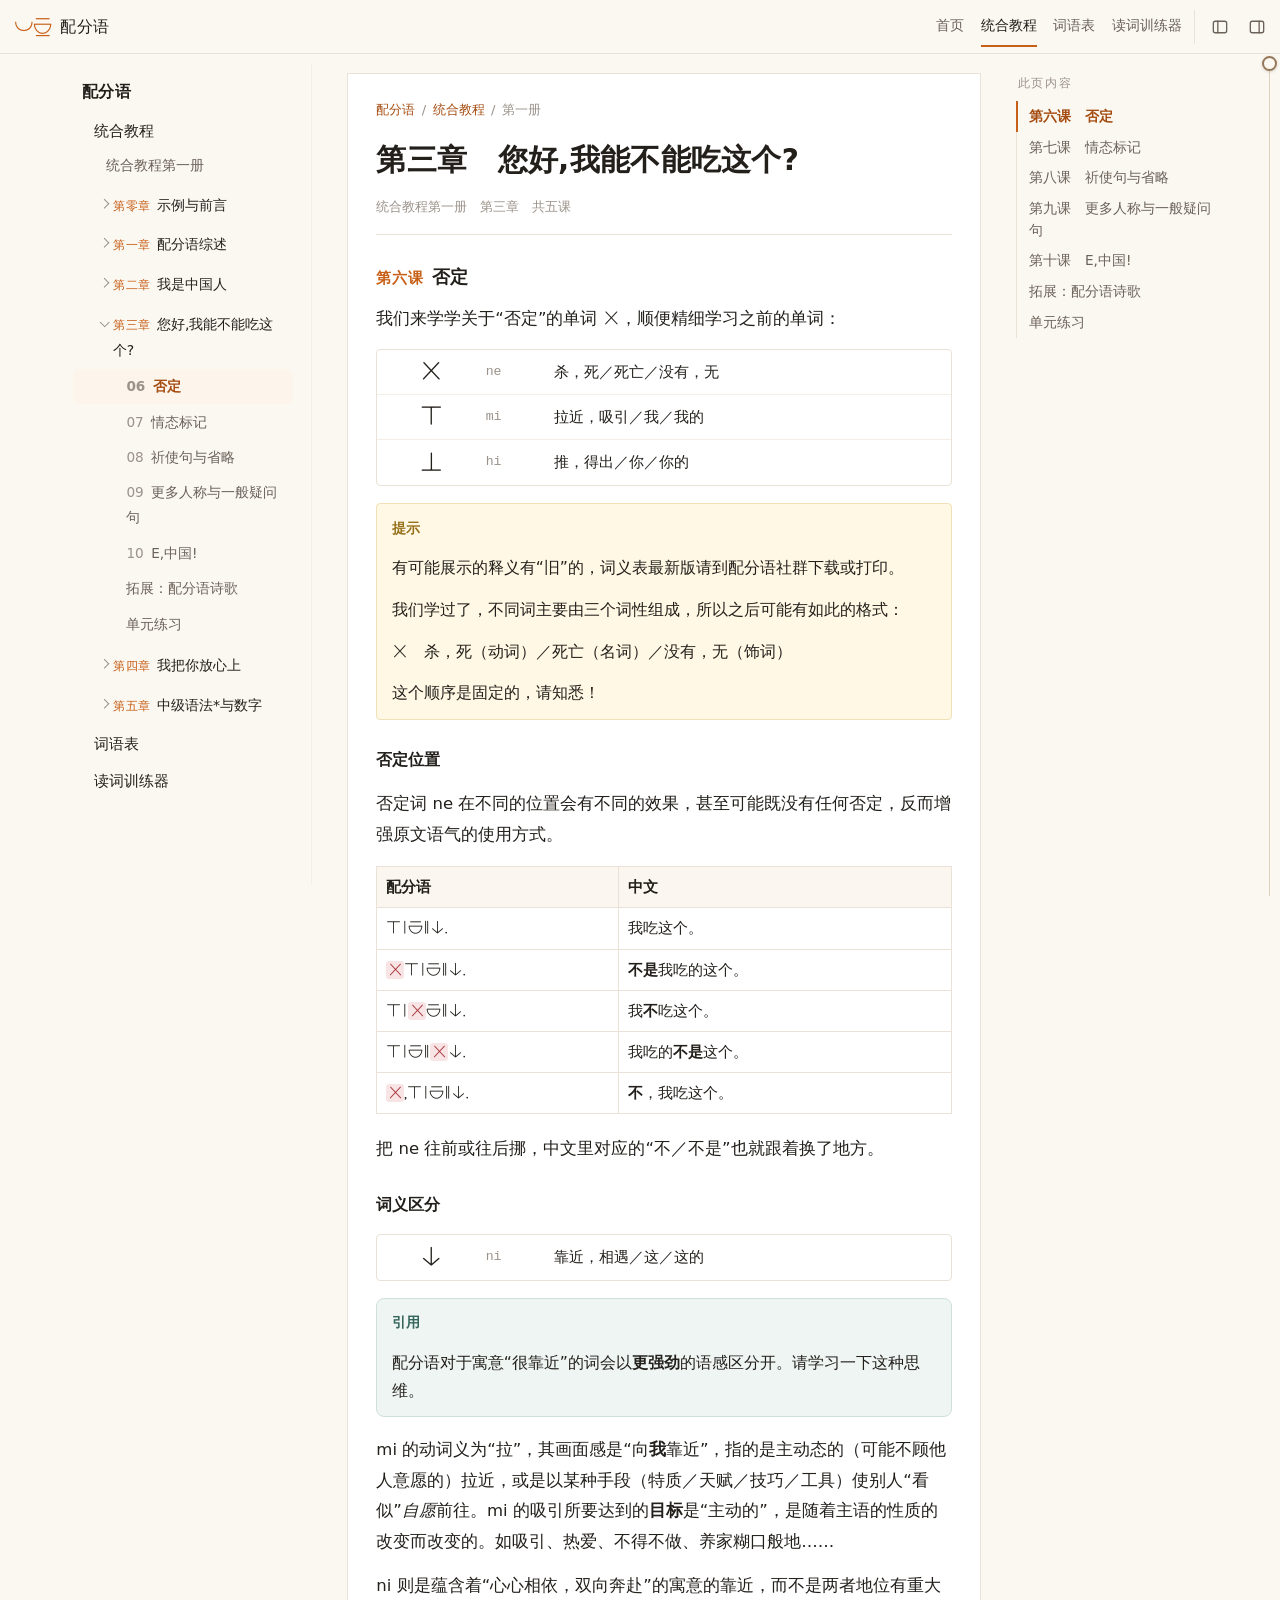
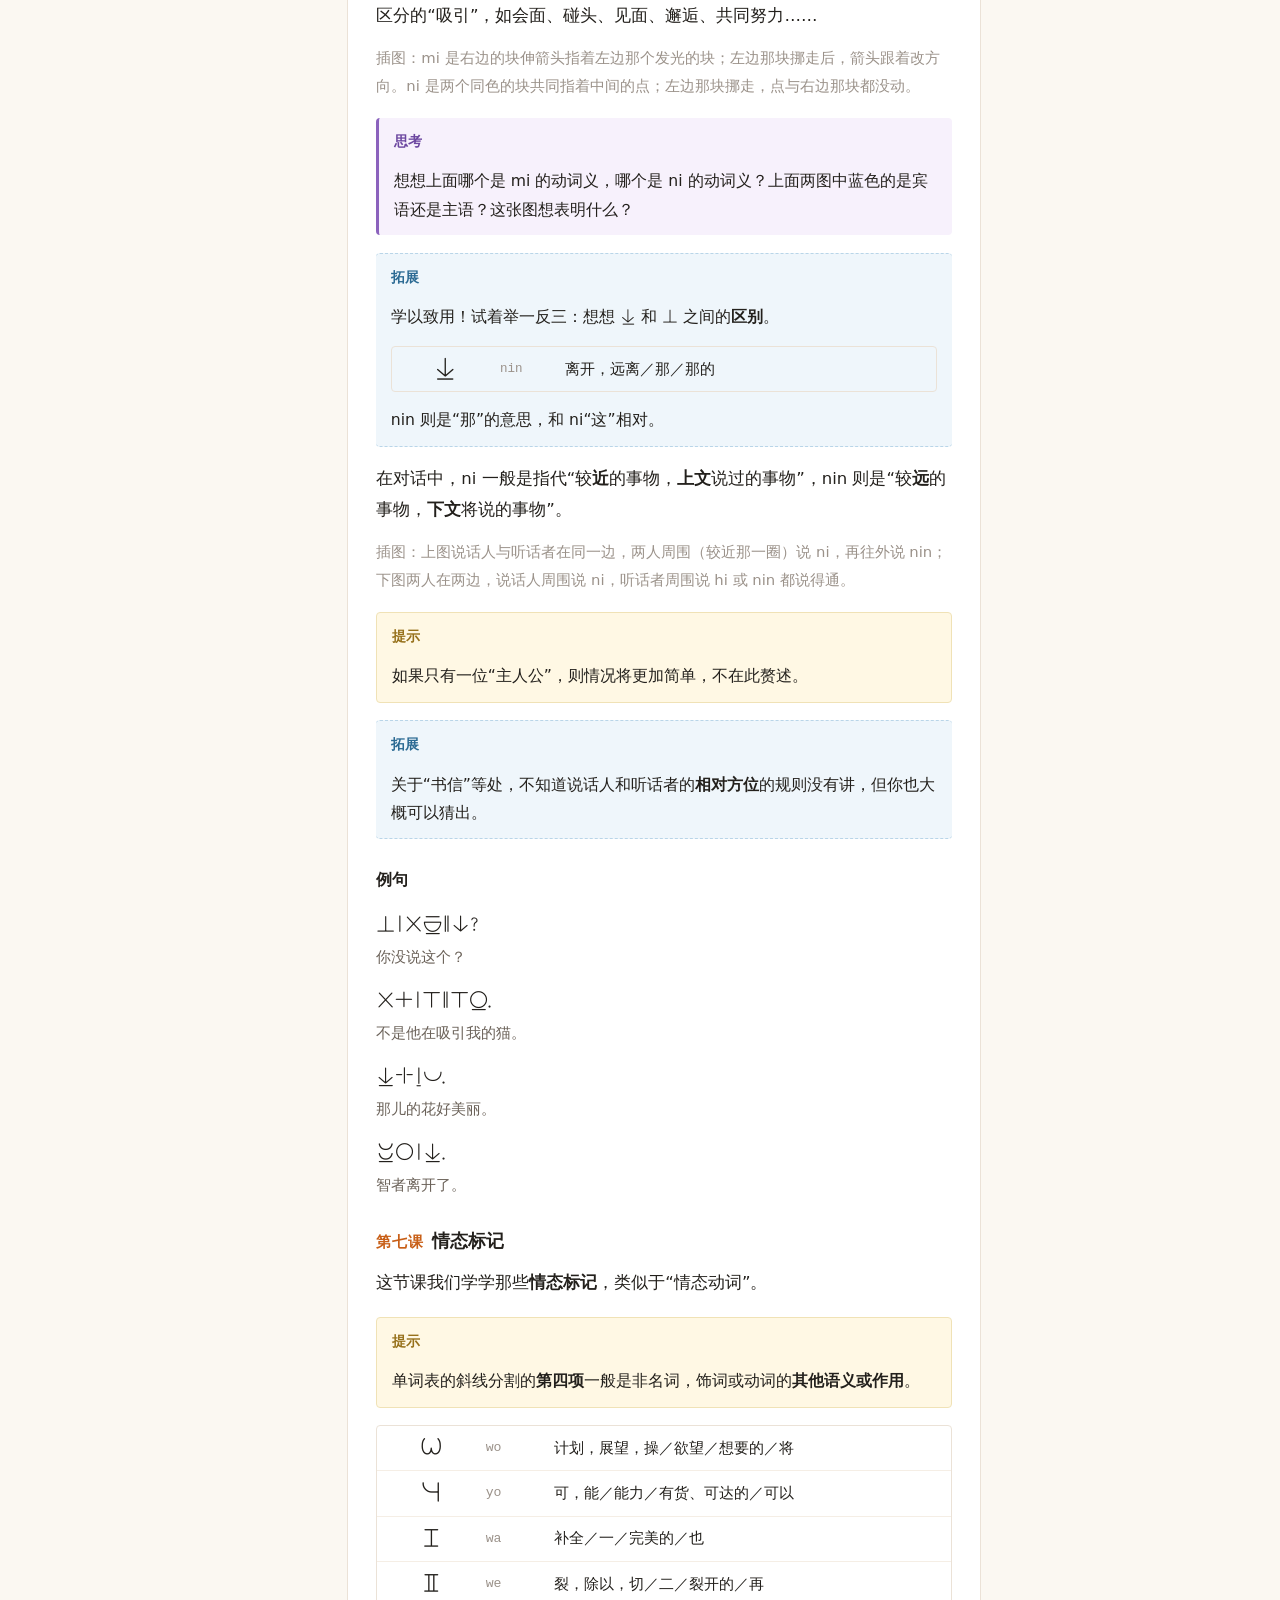
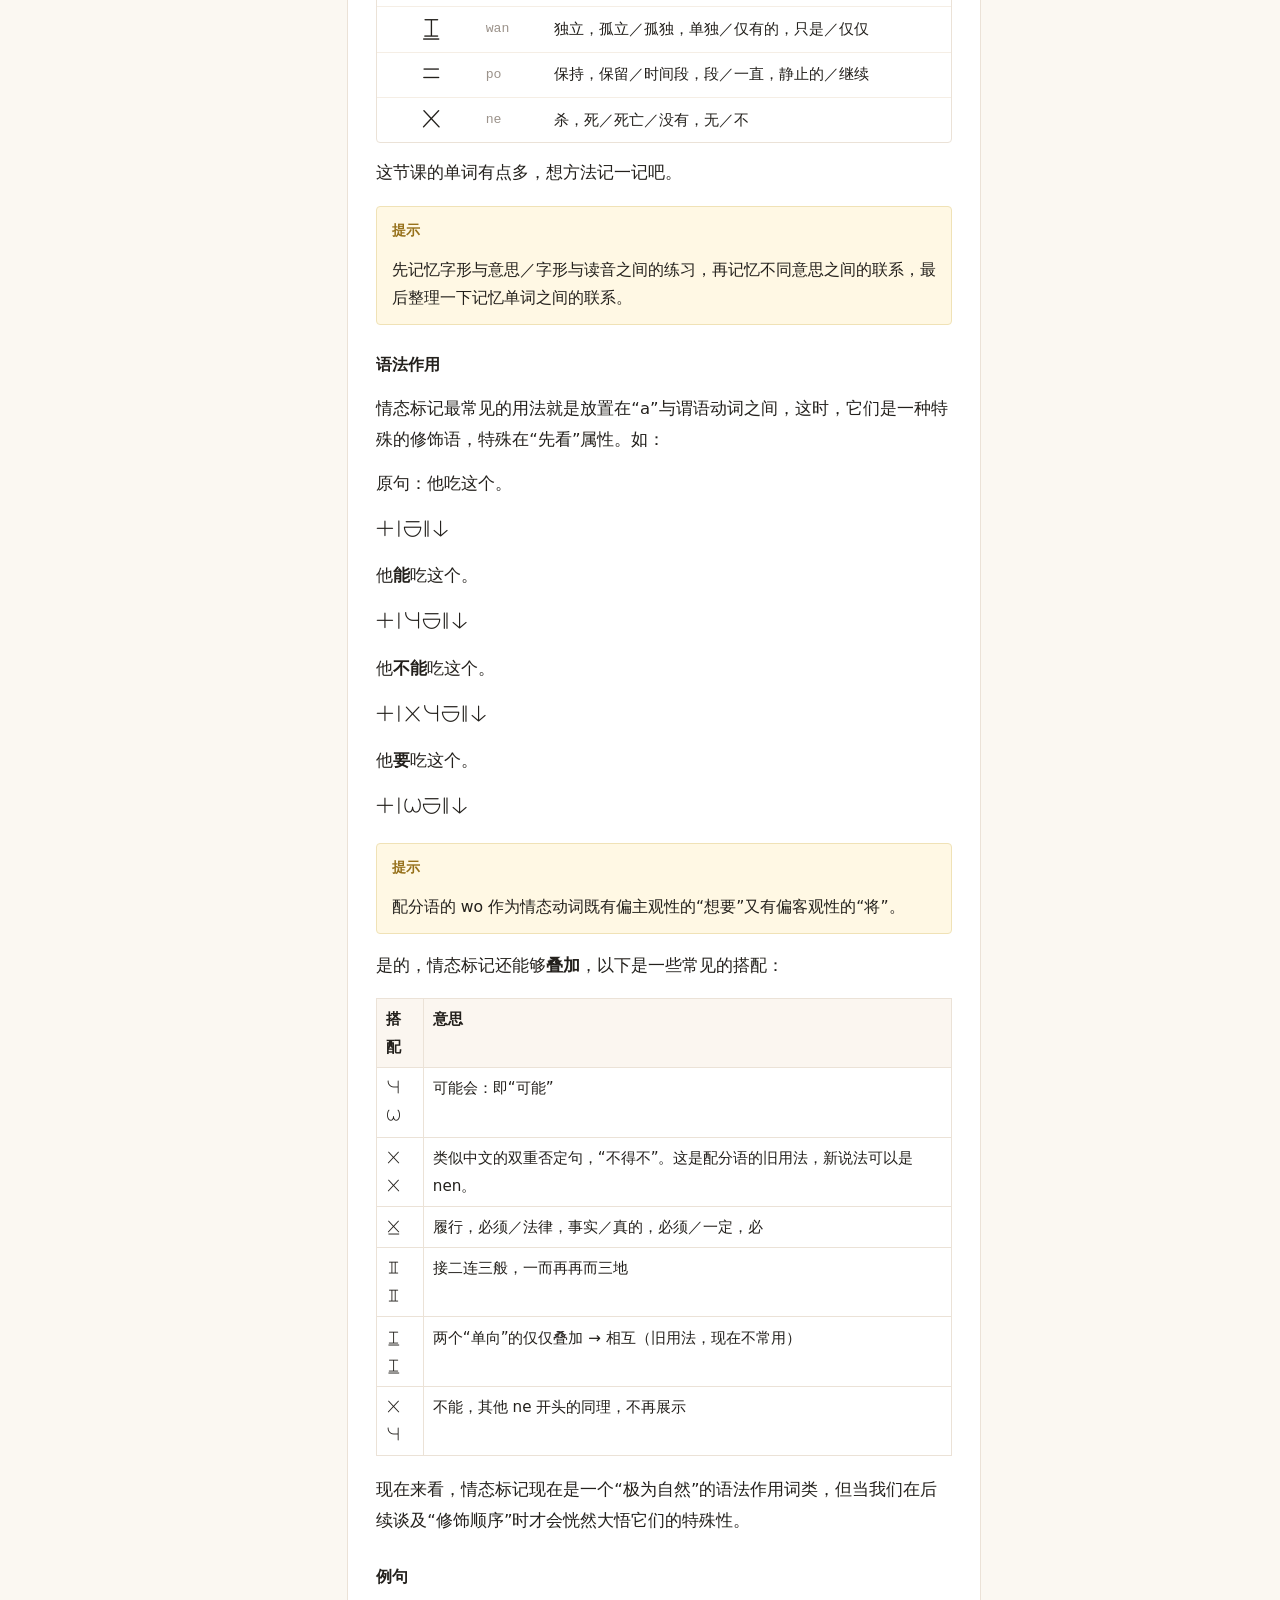
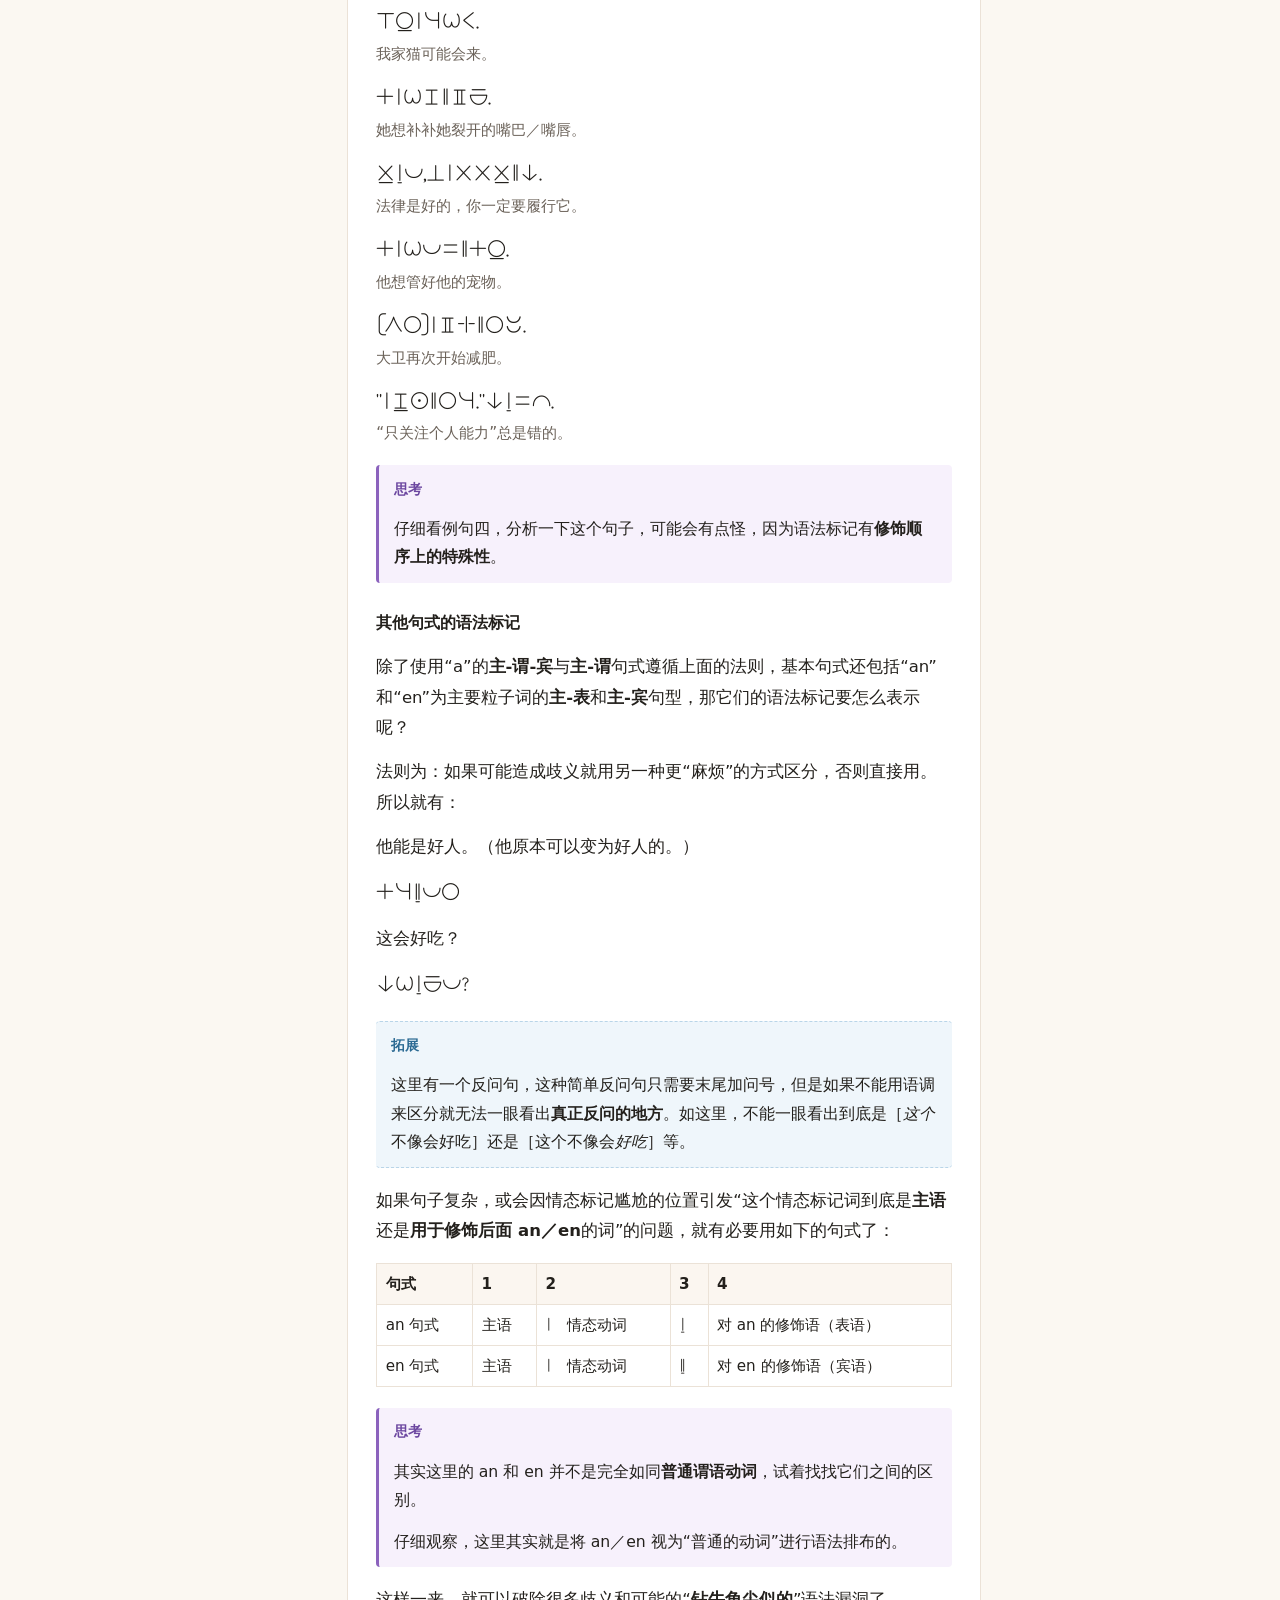
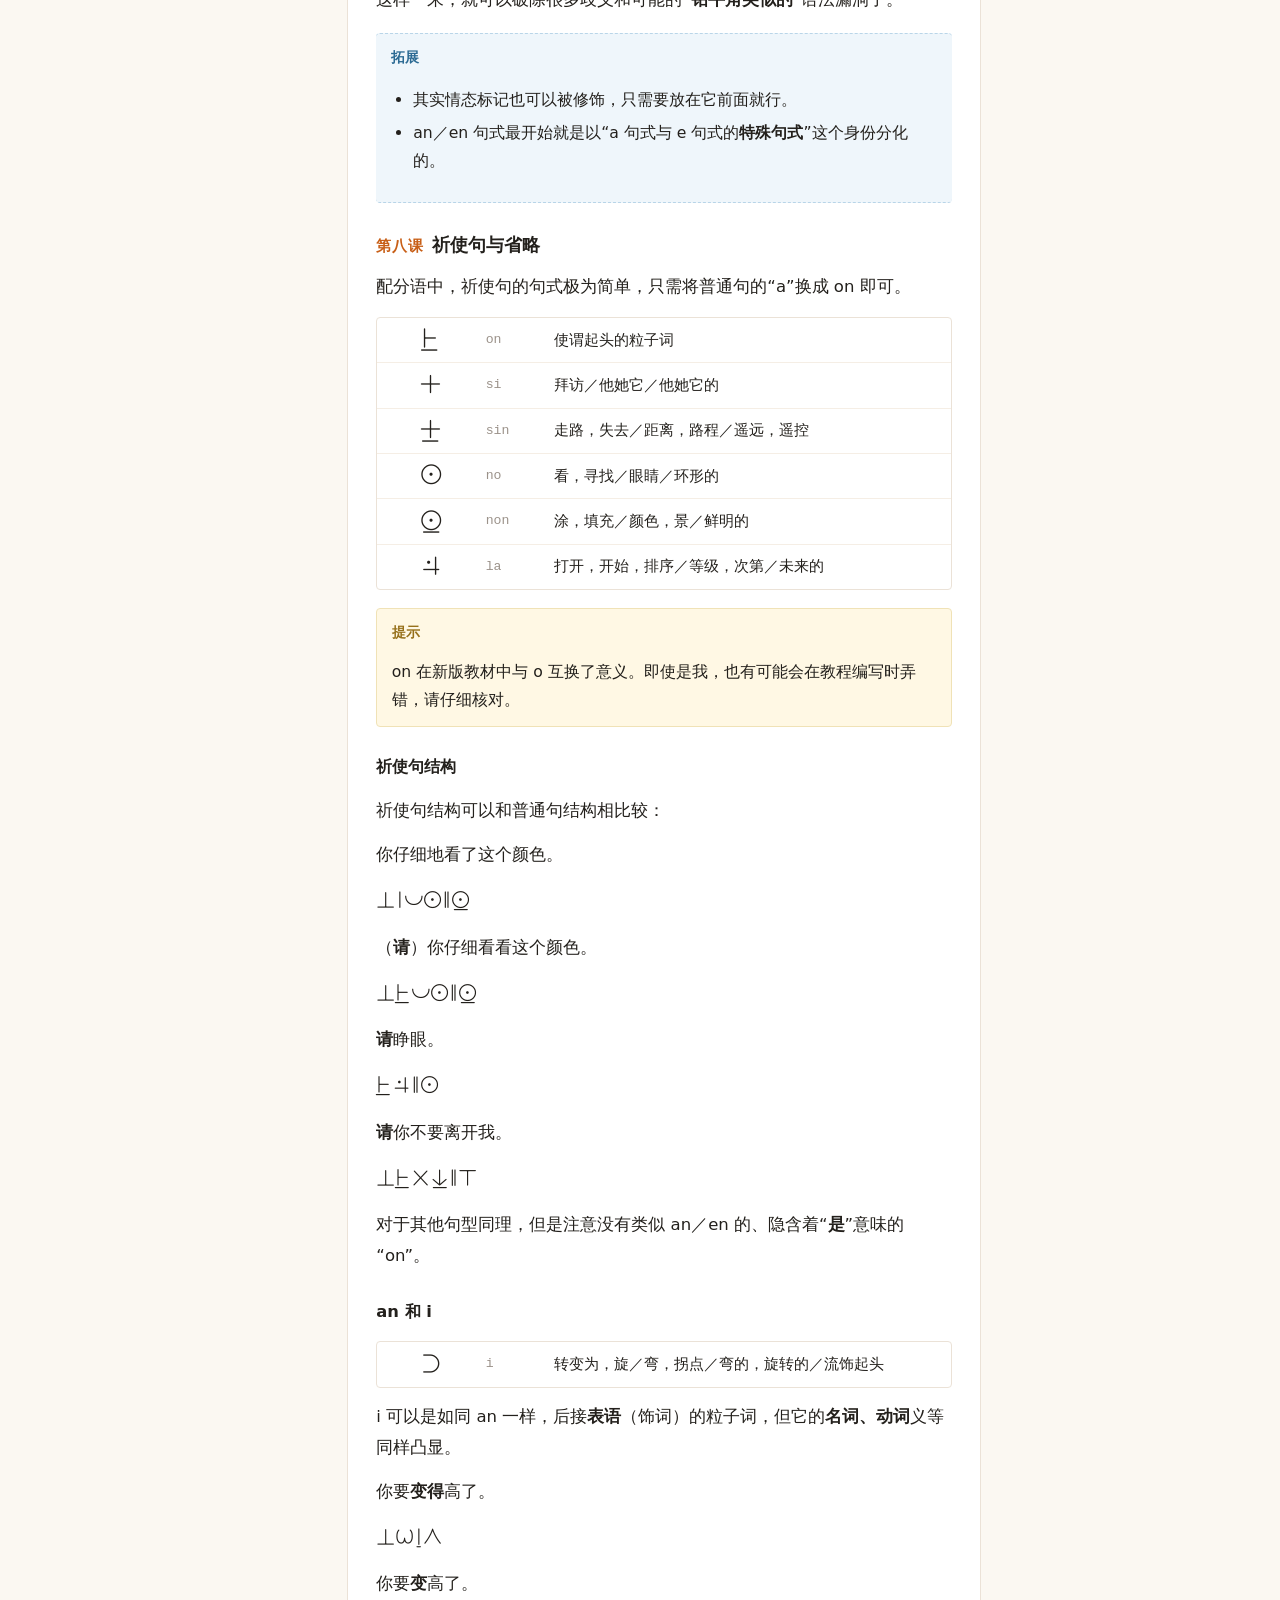
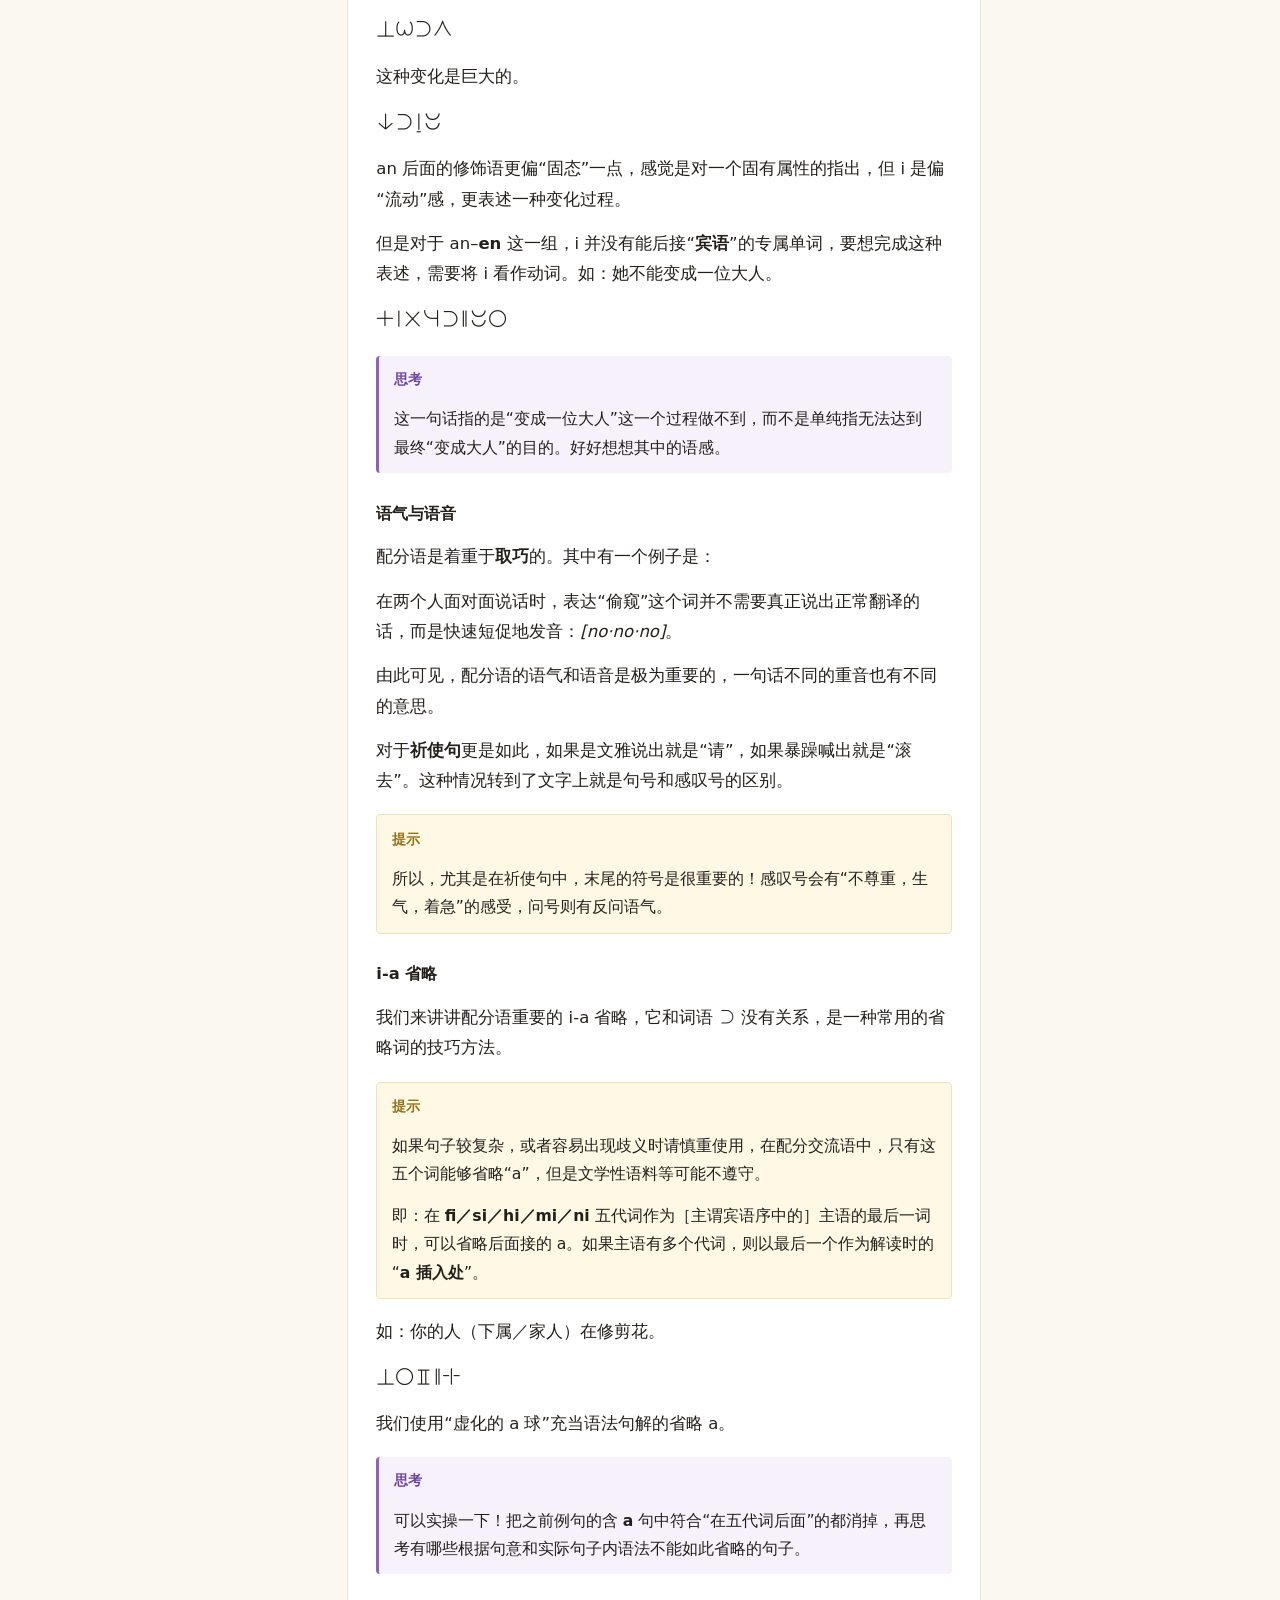
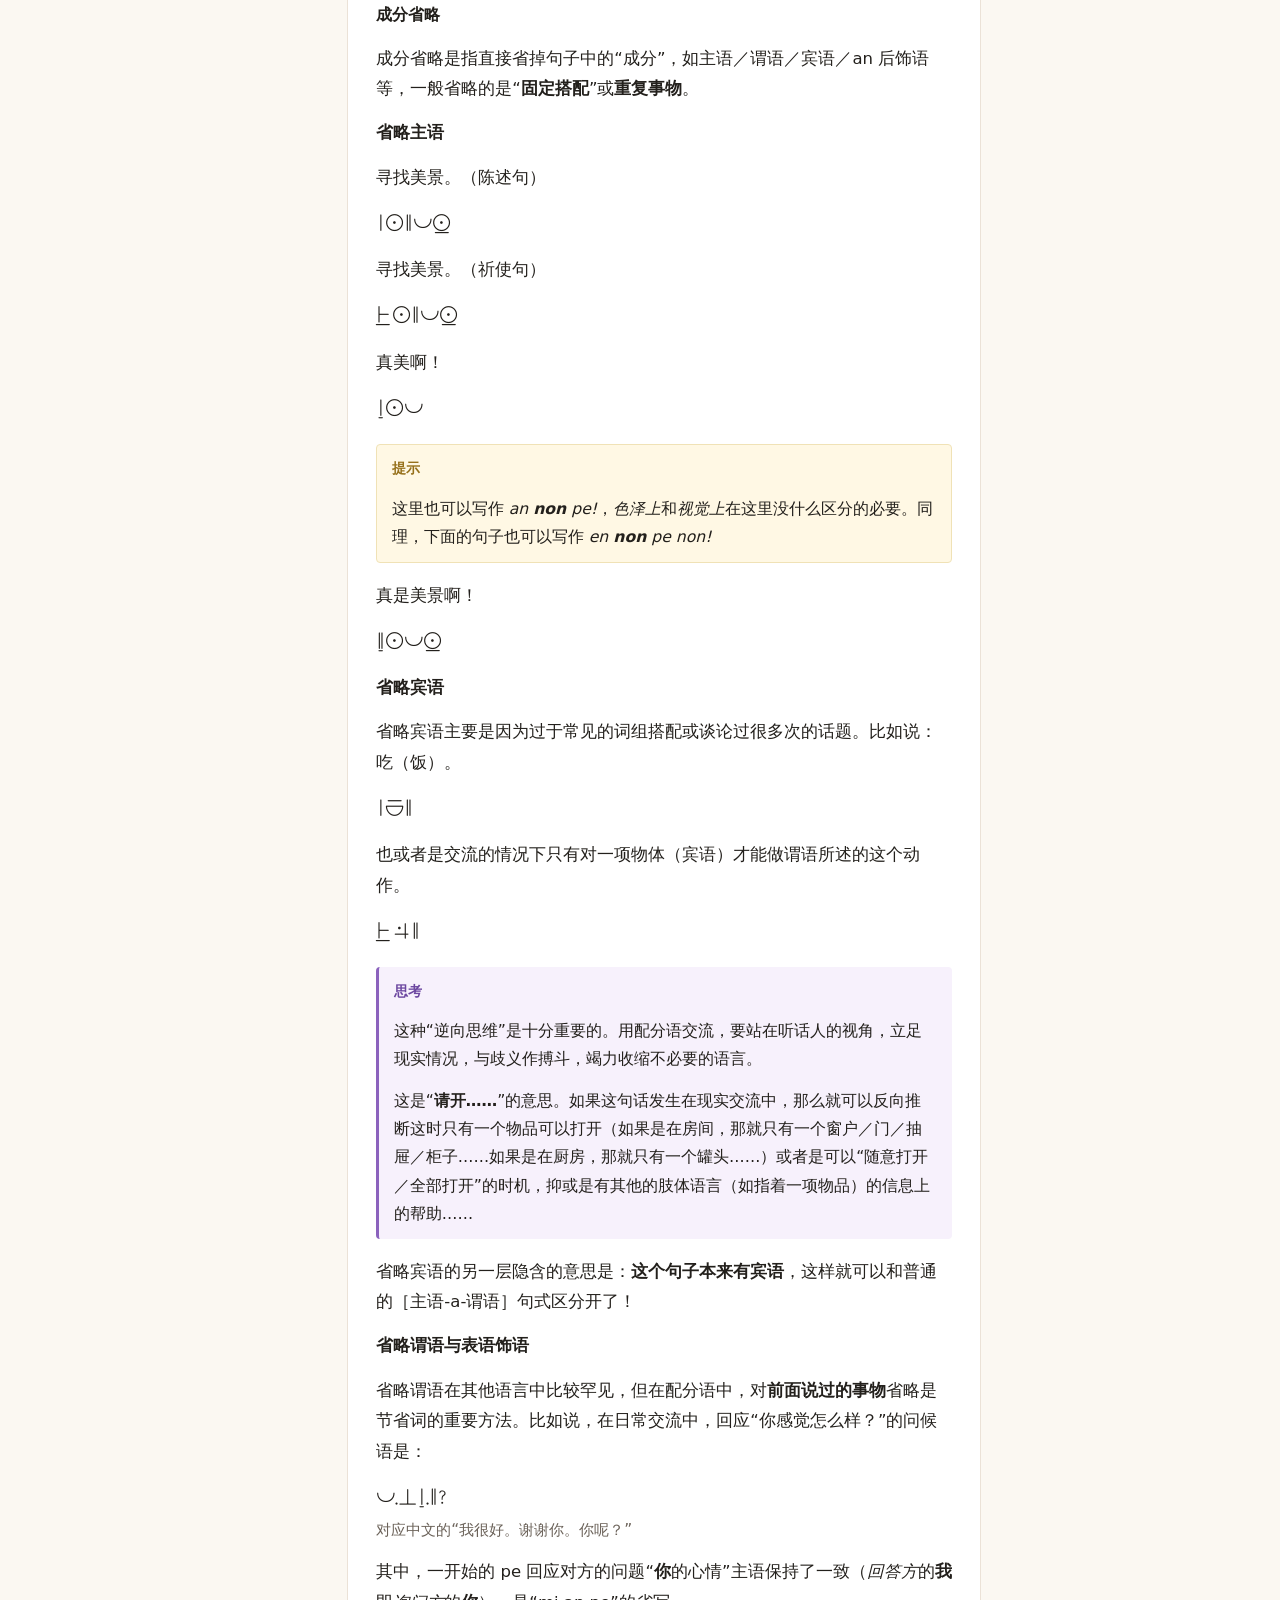
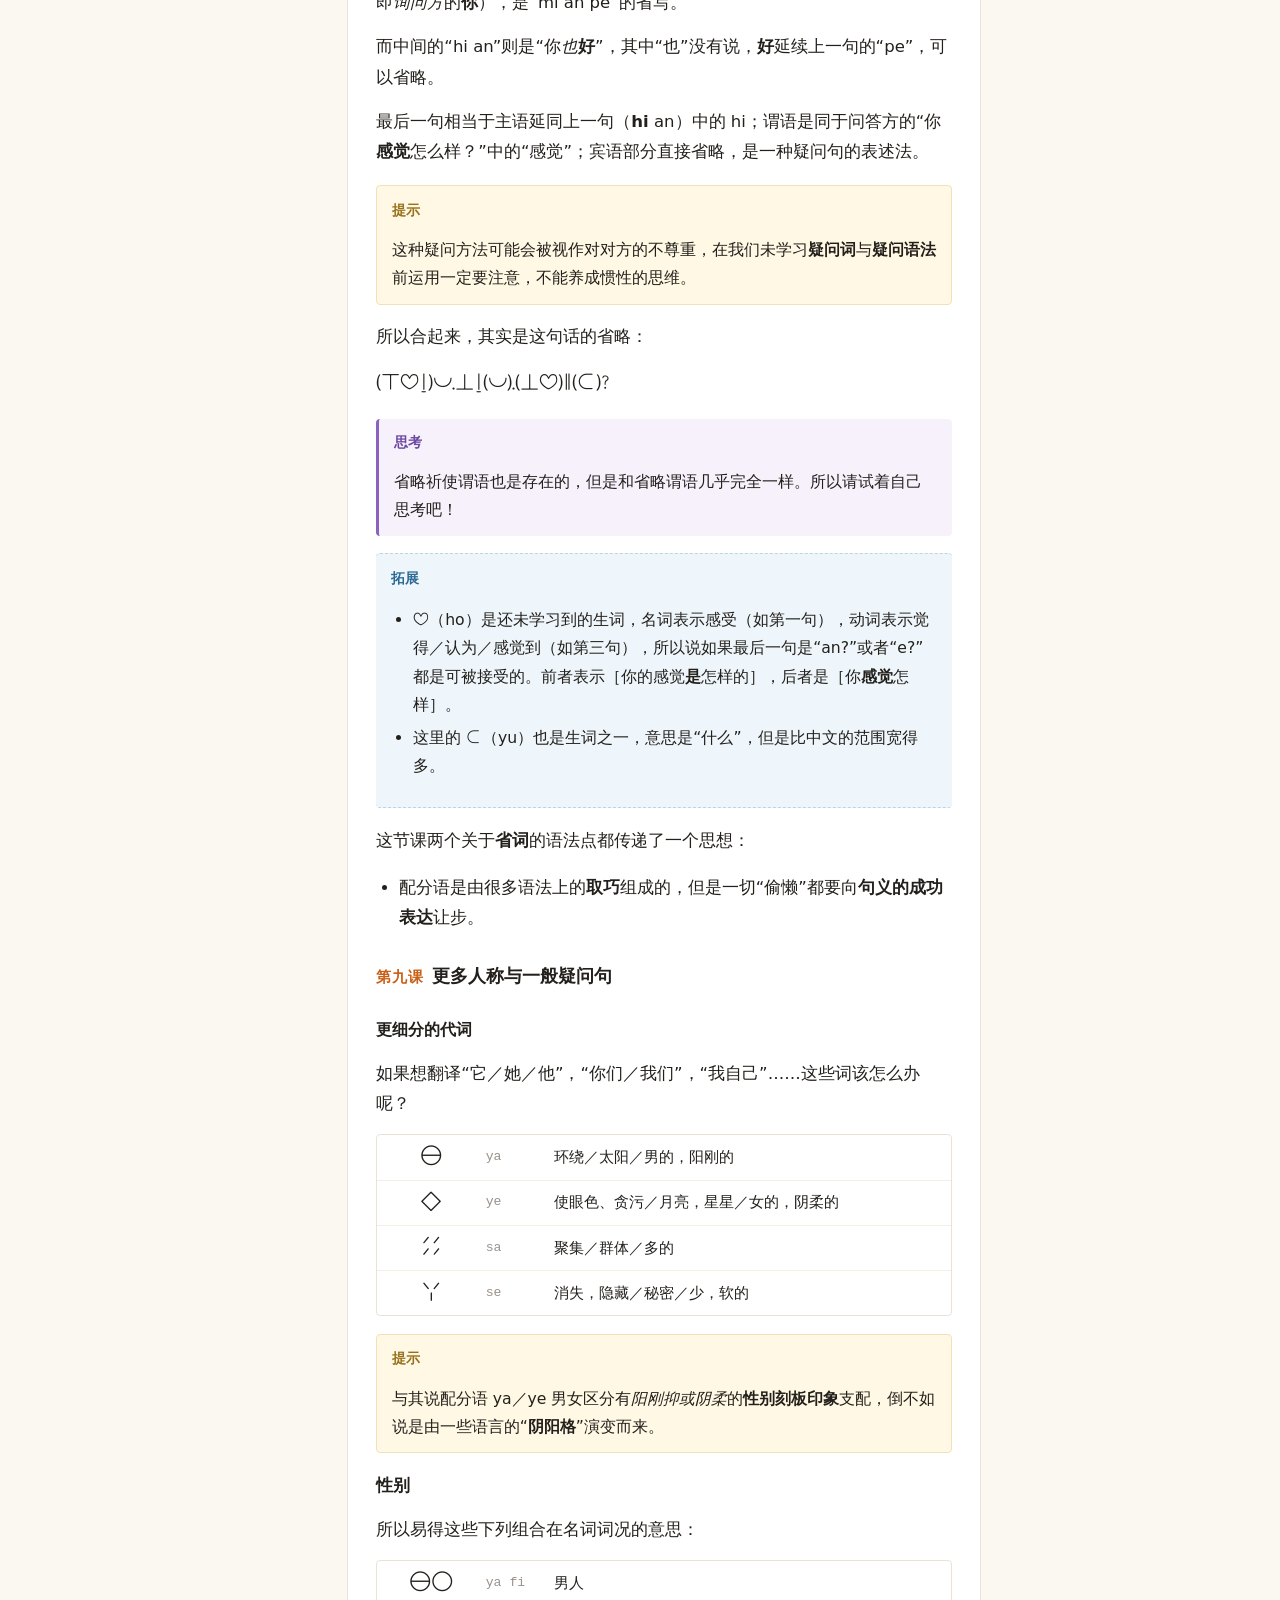
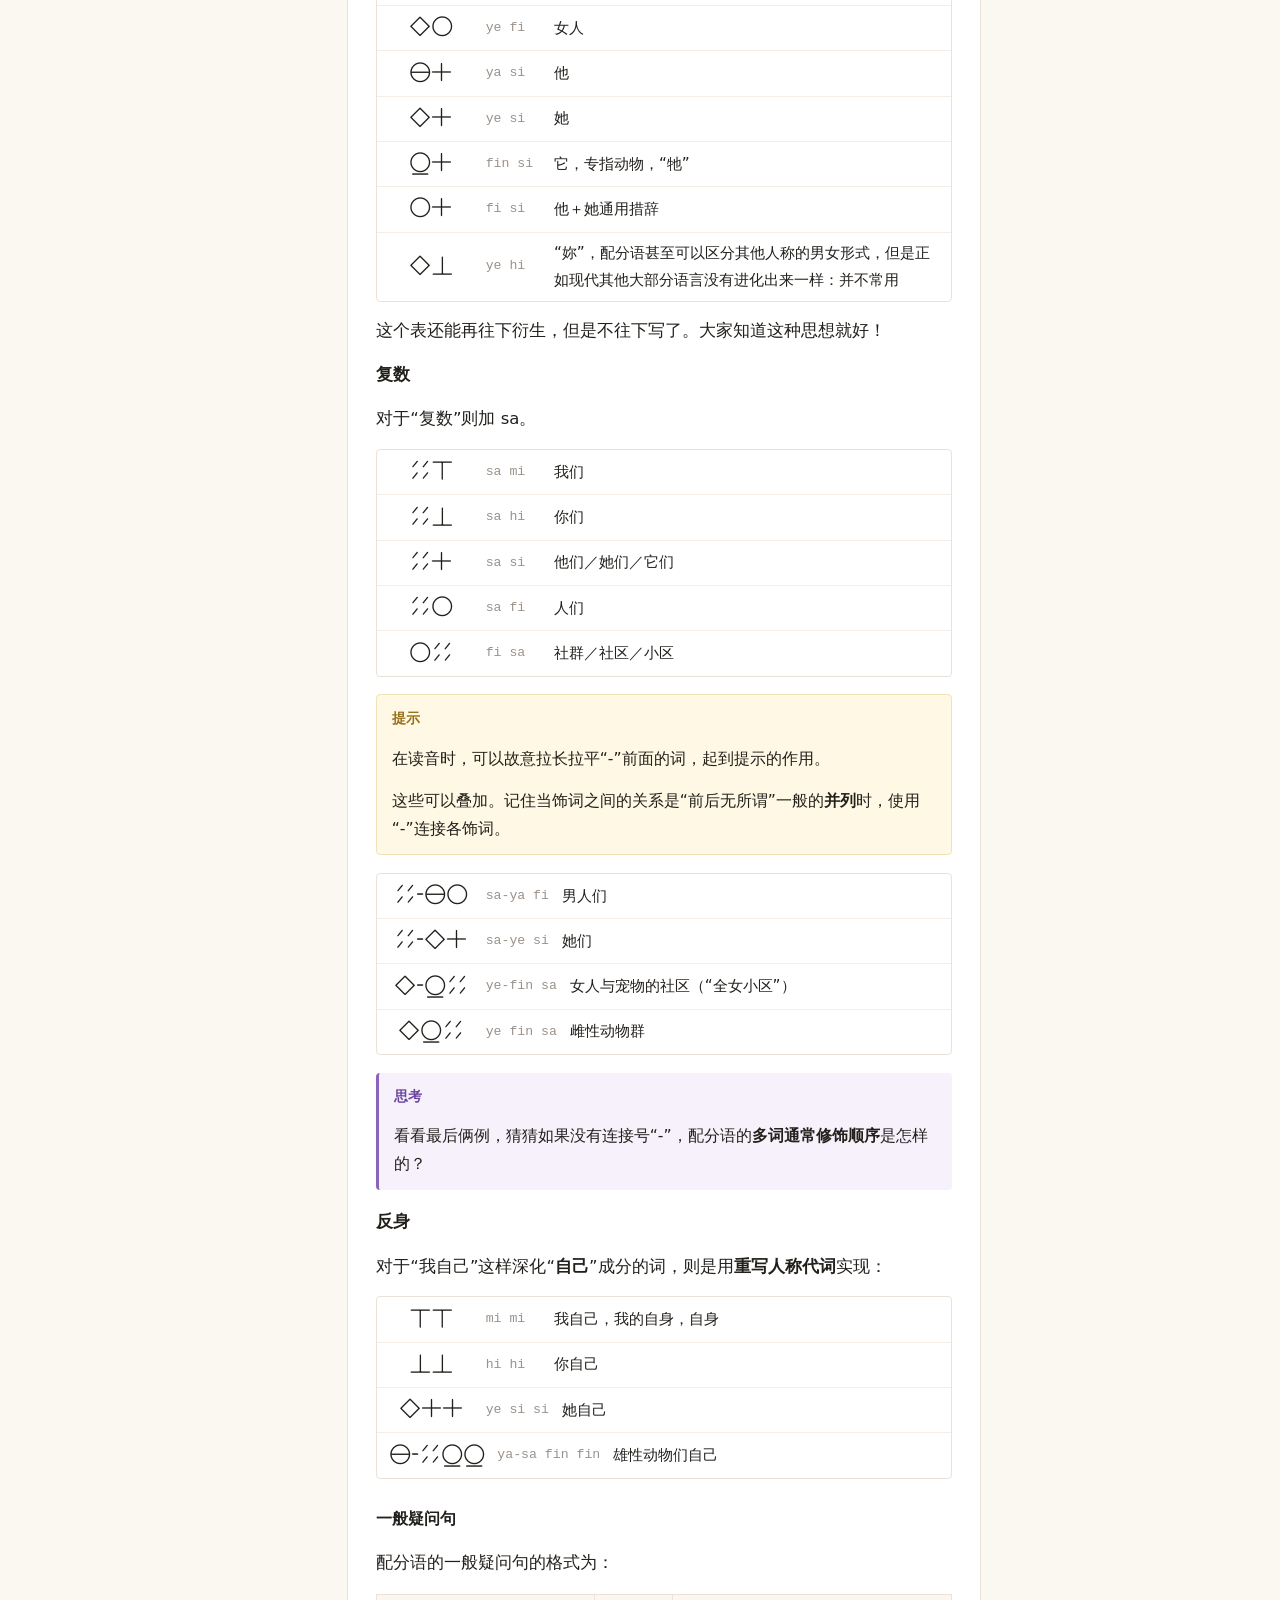
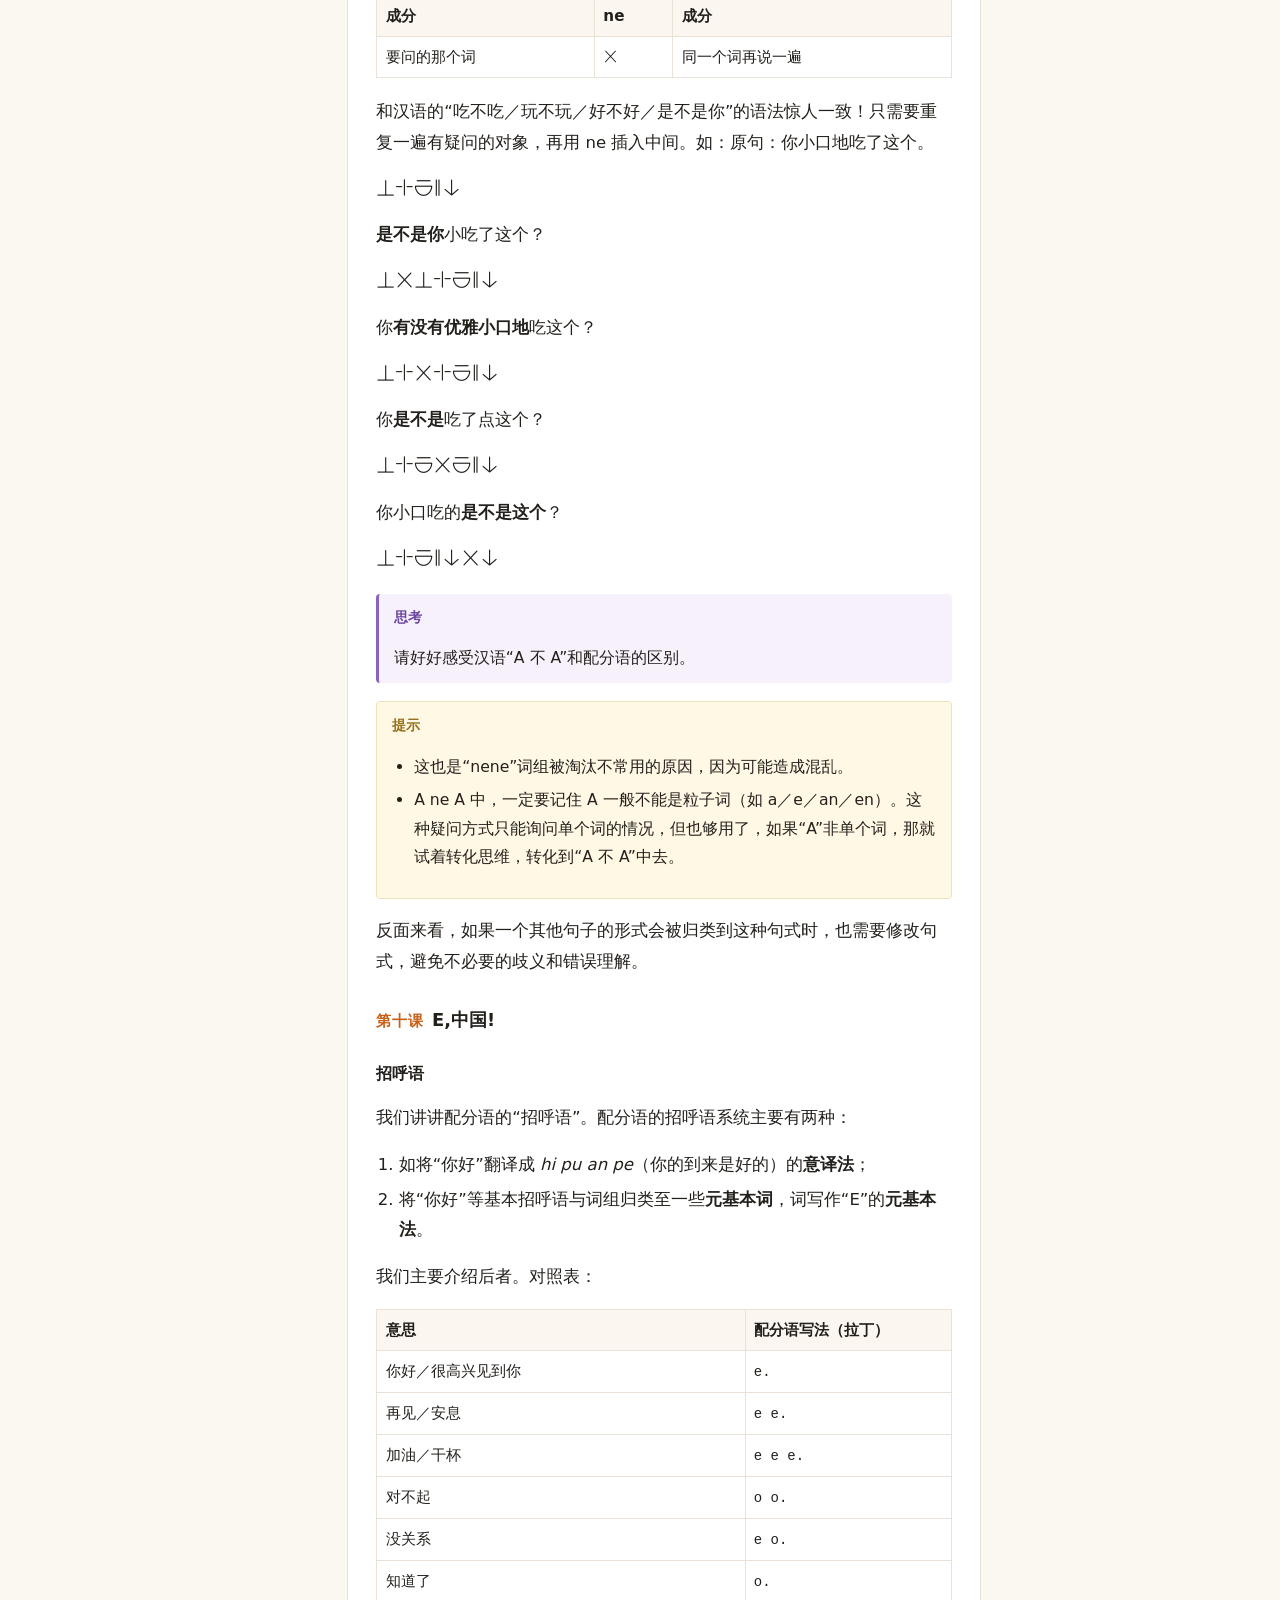
<file: ch03.html>
<!doctype html>
<html lang="zh-CN">
<head>
<meta charset="utf-8">
<meta name="viewport" content="width=device-width, initial-scale=1">
<title>第三章 您好,我能不能吃这个?｜统合教程</title>
<meta name="description" content="统合教程第三章：第六课至第十课（否定、情态标记、祈使句与省略、更多人称与一般疑问句、招呼语）、配分语诗歌与单元练习。">
<meta name="theme-color" content="#c85f17">
<link rel="stylesheet" href="assets/font-fefenpefon.css">
<link rel="stylesheet" href="assets/base.css">
</head>
<body>

<header class="bar">
  <button class="menu-btn" id="navOpen" aria-label="打开目录" aria-expanded="false" aria-controls="nav">
    <span class="bars" aria-hidden="true"><i></i><i></i><i></i></span>
  </button>
  <a class="brand" href="index.html">
    <span class="brand-mark" aria-hidden="true">pe fon</span>
    <span class="brand-name">配分语</span>
  </a>
  <nav class="bar-nav" aria-label="主站">
    <a href="index.html">首页</a>
    <a href="tutorial.html" class="is-here">统合教程</a>
    <a href="words.html">词语表</a>
    <a href="trainer.html">读词训练器</a>
  </nav>
  <div class="bar-tools">
    <button class="icon-btn" id="toggleSide" type="button" aria-label="收起目录" aria-pressed="false" title="收起目录" data-hide="收起目录" data-show="展开目录">
      <svg viewBox="0 0 20 20" width="18" height="18" aria-hidden="true"><rect x="2.6" y="3.6" width="14.8" height="12.8" rx="2.2"/><path d="M7.6 3.6v12.8"/></svg>
    </button>
    <button class="icon-btn" id="toggleRail" type="button" aria-label="收起大纲" aria-pressed="false" title="收起大纲" data-hide="收起大纲" data-show="展开大纲">
      <svg viewBox="0 0 20 20" width="18" height="18" aria-hidden="true"><rect x="2.6" y="3.6" width="14.8" height="12.8" rx="2.2"/><path d="M12.4 3.6v12.8"/></svg>
    </button>
  </div>
</header>

<div class="scrim" id="scrim" hidden></div>

<div class="layout layout--doc">

  <aside class="side" id="nav" aria-label="目录">
    <div class="side-head"><span>目录</span><button class="close-btn" id="navClose" aria-label="关闭目录">✕</button></div>
    <div class="tree">
      <a class="lv1" href="index.html">配分语</a>
      <a class="lv2" href="tutorial.html">统合教程</a>
      <span class="lv3">统合教程第一册</span>

      <details>
        <summary><span class="no">第零章</span>示例与前言</summary>
        <ul>
          <li><a href="ch00.html#sample">示例展示</a></li>
          <li><a href="ch00.html#foreword">前言</a></li>
          <li><a href="ch00.html#thanks">鸣谢名单</a></li>
        </ul>
      </details>

      <details>
        <summary><span class="no">第一章</span>配分语综述</summary>
        <ul>
          <li><a href="ch01.html#letters">字母与读音</a></li>
          <li><a href="ch01.html#syllable">音节与合法</a></li>
          <li><a href="ch01.html#drill">练习</a></li>
          <li><a href="ch01.html#writing">书写方式</a></li>
          <li><a href="ch01.html#vocab">词汇</a></li>
          <li><a href="ch01.html#habits">其他习惯</a></li>
        </ul>
      </details>

      <details>
        <summary><span class="no">第二章</span>我是中国人</summary>
        <ul>
          <li><a href="ch02.html#lesson-01"><span class="no">01</span>你我他</a></li>
          <li><a href="ch02.html#lesson-02"><span class="no">02</span>这是</a></li>
          <li><a href="ch02.html#lesson-03"><span class="no">03</span>朋友!</a></li>
          <li><a href="ch02.html#lesson-04"><span class="no">04</span>大象终于意识到了自己的大</a></li>
          <li><a href="ch02.html#lesson-05"><span class="no">05</span>KONITIWA,中国!</a></li>
          <li><a href="ch02.html#extra">拓展阅读</a></li>
          <li><a href="ch02.html#exercise">章末练习</a></li>
        </ul>
      </details>

      <details open>
        <summary><span class="no">第三章</span>您好,我能不能吃这个?</summary>
        <ul>
          <li><a href="ch03.html#lesson-06" class="is-here"><span class="no">06</span>否定</a></li>
          <li><a href="ch03.html#lesson-07"><span class="no">07</span>情态标记</a></li>
          <li><a href="ch03.html#lesson-08"><span class="no">08</span>祈使句与省略</a></li>
          <li><a href="ch03.html#lesson-09"><span class="no">09</span>更多人称与一般疑问句</a></li>
          <li><a href="ch03.html#lesson-10"><span class="no">10</span>E,中国!</a></li>
          <li><a href="ch03.html#poem">拓展：配分语诗歌</a></li>
          <li><a href="ch03.html#exercise">单元练习</a></li>
        </ul>
      </details>

      <details>
        <summary><span class="no">第四章</span>我把你放心上</summary>
        <ul>
          <li><a href="ch04.html#lesson-11"><span class="no">11</span>介与词</a></li>
          <li><a href="ch04.html#lesson-12"><span class="no">12</span>特别词:yon,li,u</a></li>
          <li><a href="ch04.html#lesson-13"><span class="no">13</span>使动思维</a></li>
          <li><a href="ch04.html#lesson-14"><span class="no">14</span>连动与把被句</a></li>
          <li><a href="ch04.html#lesson-15"><span class="no">15</span>这样的话,我说……</a></li>
          <li><a href="ch04.html#lyric">拓展：配分语歌词</a></li>
          <li><a href="ch04.html#exercise">章末练习</a></li>
        </ul>
      </details>

      <details>
        <summary><span class="no">第五章</span>中级语法*与数字</summary>
        <ul>
          <li><a href="ch05.html#lesson-16"><span class="no">16</span>数字,次序与时间</a></li>
          <li><a href="ch05.html#lesson-17"><span class="no">17</span>简单修饰顺序</a></li>
          <li><a href="ch05.html#pending">第十八课至第二十课</a></li>
        </ul>
      </details>

      <a class="lv2" href="words.html">词语表</a>
      <a class="lv2" href="trainer.html">读词训练器</a>
    </div>
  </aside>

  <main class="doc">

    <nav class="crumb" aria-label="面包屑">
      <a href="index.html">配分语</a><span class="sep">/</span>
      <a href="tutorial.html">统合教程</a><span class="sep">/</span>
      <span>第一册</span>
    </nav>

    <h1>第三章　您好,我能不能吃这个?</h1>
    <p class="doc-meta">统合教程第一册　第三章　共五课</p>

    <!-- ============ 第六课 ============ -->
    <h2 id="lesson-06"><span class="no">第六课</span>否定</h2>

    <p>我们来学学关于“否定”的单词 <span class="p">ne</span>，顺便精细学习之前的单词：</p>

    <div class="wl">
      <div class="row"><span class="pic">ne</span><span class="lat">ne</span><span class="def">杀，死／死亡／没有，无</span></div>
      <div class="row"><span class="pic">mi</span><span class="lat">mi</span><span class="def">拉近，吸引／我／我的</span></div>
      <div class="row"><span class="pic">hi</span><span class="lat">hi</span><span class="def">推，得出／你／你的</span></div>
    </div>

    <div class="card tip">
      <p class="t">提示</p>
      <p>有可能展示的释义有“旧”的，词义表最新版请到配分语社群下载或打印。</p>
      <p>我们学过了，不同词主要由三个词性组成，所以之后可能有如此的格式：</p>
      <p><span class="p">ne</span>　杀，死（动词）／死亡（名词）／没有，无（饰词）</p>
      <p>这个顺序是固定的，请知悉！</p>
    </div>

    <h3>否定位置</h3>

    <p>否定词 ne 在不同的位置会有不同的效果，甚至可能既没有任何否定，反而增强原文语气的使用方式。</p>

    <div class="scrollx">
      <table>
        <thead><tr><th>配分语</th><th>中文</th></tr></thead>
        <tbody>
          <tr><td><span class="p">mi a fo e ni.</span></td><td>我吃这个。</td></tr>
          <tr><td><span class="p hl">ne</span><span class="p"> mi a fo e ni.</span></td><td><b>不是</b>我吃的这个。</td></tr>
          <tr><td><span class="p">mi a </span><span class="p hl">ne</span><span class="p"> fo e ni.</span></td><td>我<b>不</b>吃这个。</td></tr>
          <tr><td><span class="p">mi a fo e </span><span class="p hl">ne</span><span class="p"> ni.</span></td><td>我吃的<b>不是</b>这个。</td></tr>
          <tr><td><span class="p hl">ne</span><span class="p">, mi a fo e ni.</span></td><td><b>不</b>，我吃这个。</td></tr>
        </tbody>
      </table>
    </div>

    <p>把 ne 往前或往后挪，中文里对应的“不／不是”也就跟着换了地方。</p>

    <h3>词义区分</h3>

    <div class="wl">
      <div class="row"><span class="pic">ni</span><span class="lat">ni</span><span class="def">靠近，相遇／这／这的</span></div>
    </div>

    <div class="card quo">
      <p class="t">引用</p>
      <p>配分语对于寓意“很靠近”的词会以<b>更强劲</b>的语感区分开。请学习一下这种思维。</p>
    </div>

    <p>mi 的动词义为“拉”，其画面感是“向<b>我</b>靠近”，指的是主动态的（可能不顾他人意愿的）拉近，或是以某种手段（特质／天赋／技巧／工具）使别人“看似”<i>自愿</i>前往。mi 的吸引所要达到的<b>目标</b>是“主动的”，是随着主语的性质的改变而改变的。如吸引、热爱、不得不做、养家糊口般地……</p>

    <p>ni 则是蕴含着“心心相依，双向奔赴”的寓意的靠近，而不是两者地位有重大区分的“吸引”，如会面、碰头、见面、邂逅、共同努力……</p>

    <p style="color:var(--ink-3);font-size:.9em">插图：mi 是右边的块伸箭头指着左边那个发光的块；左边那块挪走后，箭头跟着改方向。ni 是两个同色的块共同指着中间的点；左边那块挪走，点与右边那块都没动。</p>

    <div class="card think">
      <p class="t">思考</p>
      <p>想想上面哪个是 mi 的动词义，哪个是 ni 的动词义？上面两图中蓝色的是宾语还是主语？这张图想表明什么？</p>
    </div>

    <div class="card ext">
      <p class="t">拓展</p>
      <p>学以致用！试着举一反三：想想 <span class="p">nin</span> 和 <span class="p">hi</span> 之间的<b>区别</b>。</p>
      <div class="wl">
        <div class="row"><span class="pic">nin</span><span class="lat">nin</span><span class="def">离开，远离／那／那的</span></div>
      </div>
      <p>nin 则是“那”的意思，和 ni“这”相对。</p>
    </div>

    <p>在对话中，ni 一般是指代“较<b>近</b>的事物，<b>上文</b>说过的事物”，nin 则是“较<b>远</b>的事物，<b>下文</b>将说的事物”。</p>

    <p style="color:var(--ink-3);font-size:.9em">插图：上图说话人与听话者在同一边，两人周围（较近那一圈）说 ni，再往外说 nin；下图两人在两边，说话人周围说 ni，听话者周围说 hi 或 nin 都说得通。</p>

    <div class="card tip">
      <p class="t">提示</p>
      <p>如果只有一位“主人公”，则情况将更加简单，不在此赘述。</p>
    </div>

    <div class="card ext">
      <p class="t">拓展</p>
      <p>关于“书信”等处，不知道说话人和听话者的<b>相对方位</b>的规则没有讲，但你也大概可以猜出。</p>
    </div>

    <h3>例句</h3>

    <div class="ex"><div class="pefon">hi a ne fon e ni?</div><div class="zh">你没说这个？</div></div>
    <div class="ex"><div class="pefon">ne si a mi e mi fin.</div><div class="zh">不是他在吸引我的猫。</div></div>
    <div class="ex"><div class="pefon">nin fe an pe.</div><div class="zh">那儿的花好美丽。</div></div>
    <div class="ex"><div class="pefon">fan fi a nin.</div><div class="zh">智者离开了。</div></div>

    <!-- ============ 第七课 ============ -->
    <h2 id="lesson-07"><span class="no">第七课</span>情态标记</h2>

    <p>这节课我们学学那些<b>情态标记</b>，类似于“情态动词”。</p>

    <div class="card tip">
      <p class="t">提示</p>
      <p>单词表的斜线分割的<b>第四项</b>一般是非名词，饰词或动词的<b>其他语义或作用</b>。</p>
    </div>

    <div class="wl">
      <div class="row"><span class="pic">wo</span><span class="lat">wo</span><span class="def">计划，展望，操／欲望／想要的／将</span></div>
      <div class="row"><span class="pic">yo</span><span class="lat">yo</span><span class="def">可，能／能力／有货、可达的／可以</span></div>
      <div class="row"><span class="pic">wa</span><span class="lat">wa</span><span class="def">补全／一／完美的／也</span></div>
      <div class="row"><span class="pic">we</span><span class="lat">we</span><span class="def">裂，除以，切／二／裂开的／再</span></div>
      <div class="row"><span class="pic">wan</span><span class="lat">wan</span><span class="def">独立，孤立／孤独，单独／仅有的，只是／仅仅</span></div>
      <div class="row"><span class="pic">po</span><span class="lat">po</span><span class="def">保持，保留／时间段，段／一直，静止的／继续</span></div>
      <div class="row"><span class="pic">ne</span><span class="lat">ne</span><span class="def">杀，死／死亡／没有，无／不</span></div>
    </div>

    <p>这节课的单词有点多，想方法记一记吧。</p>

    <div class="card tip">
      <p class="t">提示</p>
      <p>先记忆字形与意思／字形与读音之间的练习，再记忆不同意思之间的联系，最后整理一下记忆单词之间的联系。</p>
    </div>

    <h3>语法作用</h3>

    <p>情态标记最常见的用法就是放置在“a”与谓语动词之间，这时，它们是一种特殊的修饰语，特殊在“先看”属性。如：</p>

    <p>原句：他吃这个。</p>
    <div class="ex"><div class="pefon">si a fo e ni</div></div>

    <p>他<b>能</b>吃这个。</p>
    <div class="ex"><div class="pefon">si a yo fo e ni</div></div>

    <p>他<b>不能</b>吃这个。</p>
    <div class="ex"><div class="pefon">si a ne yo fo e ni</div></div>

    <p>他<b>要</b>吃这个。</p>
    <div class="ex"><div class="pefon">si a wo fo e ni</div></div>

    <div class="card tip">
      <p class="t">提示</p>
      <p>配分语的 wo 作为情态动词既有偏主观性的“想要”又有偏客观性的“将”。</p>
    </div>

    <p>是的，情态标记还能够<b>叠加</b>，以下是一些常见的搭配：</p>

    <div class="scrollx">
      <table>
        <thead><tr><th>搭配</th><th>意思</th></tr></thead>
        <tbody>
          <tr><td><span class="p">yo wo</span></td><td>可能会：即“可能”</td></tr>
          <tr><td><span class="p">ne ne</span></td><td>类似中文的双重否定句，“不得不”。这是配分语的旧用法，新说法可以是 nen。</td></tr>
          <tr><td><span class="p">nen</span></td><td>履行，必须／法律，事实／真的，必须／一定，必</td></tr>
          <tr><td><span class="p">we we</span></td><td>接二连三般，一而再再而三地</td></tr>
          <tr><td><span class="p">wan wan</span></td><td>两个“单向”的仅仅叠加 → 相互（旧用法，现在不常用）</td></tr>
          <tr><td><span class="p">ne yo</span></td><td>不能，其他 ne 开头的同理，不再展示</td></tr>
        </tbody>
      </table>
    </div>

    <p>现在来看，情态标记现在是一个“极为自然”的语法作用词类，但当我们在后续谈及“修饰顺序”时才会恍然大悟它们的特殊性。</p>

    <h3>例句</h3>

    <div class="ex"><div class="pefon">mi fin a yo wo pu.</div><div class="zh">我家猫可能会来。</div></div>
    <div class="ex"><div class="pefon">si a wo wa e we fo.</div><div class="zh">她想补补她裂开的嘴巴／嘴唇。</div></div>
    <div class="ex"><div class="pefon">nen an pe, hi a ne ne nen e ni.</div><div class="zh">法律是好的，你一定要履行它。</div></div>
    <div class="ex"><div class="pefon">si a wo pe po e si fin.</div><div class="zh">他想管好他的宠物。</div></div>
    <div class="ex"><div class="pefon">[tafi] a we fe e fi fa.</div><div class="zh">大卫再次开始减肥。</div></div>
    <div class="ex"><div class="pefon">"a wan no e fi yo." ni an po pa.</div><div class="zh">“只关注个人能力”总是错的。</div></div>

    <div class="card think">
      <p class="t">思考</p>
      <p>仔细看例句四，分析一下这个句子，可能会有点怪，因为语法标记有<b>修饰顺序上的特殊性</b>。</p>
    </div>

    <h3>其他句式的语法标记</h3>

    <p>除了使用“a”的<b>主-谓-宾</b>与<b>主-谓</b>句式遵循上面的法则，基本句式还包括“an”和“en”为主要粒子词的<b>主-表</b>和<b>主-宾</b>句型，那它们的语法标记要怎么表示呢？</p>

    <p>法则为：如果可能造成歧义就用另一种更“麻烦”的方式区分，否则直接用。所以就有：</p>

    <p>他能是好人。（他原本可以变为好人的。）</p>
    <div class="ex"><div class="pefon">si yo en pe fi</div></div>

    <p>这会好吃？</p>
    <div class="ex"><div class="pefon">ni wo an fo pe ?</div></div>

    <div class="card ext">
      <p class="t">拓展</p>
      <p>这里有一个反问句，这种简单反问句只需要末尾加问号，但是如果不能用语调来区分就无法一眼看出<b>真正反问的地方</b>。如这里，不能一眼看出到底是［<i>这个</i>不像会好吃］还是［这个不像会<i>好吃</i>］等。</p>
    </div>

    <p>如果句子复杂，或会因情态标记尴尬的位置引发“这个情态标记词到底是<b>主语</b>还是<b>用于修饰后面 an／en</b>的词”的问题，就有必要用如下的句式了：</p>

    <div class="scrollx">
      <table>
        <thead><tr><th>句式</th><th>1</th><th>2</th><th>3</th><th>4</th></tr></thead>
        <tbody>
          <tr><td>an 句式</td><td>主语</td><td><span class="p">a</span>　情态动词</td><td><span class="p">an</span></td><td>对 an 的修饰语（表语）</td></tr>
          <tr><td>en 句式</td><td>主语</td><td><span class="p">a</span>　情态动词</td><td><span class="p">en</span></td><td>对 en 的修饰语（宾语）</td></tr>
        </tbody>
      </table>
    </div>

    <div class="card think">
      <p class="t">思考</p>
      <p>其实这里的 an 和 en 并不是完全如同<b>普通谓语动词</b>，试着找找它们之间的区别。</p>
      <p>仔细观察，这里其实就是将 an／en 视为“普通的动词”进行语法排布的。</p>
    </div>

    <p>这样一来，就可以破除很多歧义和可能的“<b>钻牛角尖似的</b>”语法漏洞了。</p>

    <div class="card ext">
      <p class="t">拓展</p>
      <ul>
        <li>其实情态标记也可以被修饰，只需要放在它前面就行。</li>
        <li>an／en 句式最开始就是以“a 句式与 e 句式的<b>特殊句式</b>”这个身份分化的。</li>
      </ul>
    </div>

    <!-- ============ 第八课 ============ -->
    <h2 id="lesson-08"><span class="no">第八课</span>祈使句与省略</h2>

    <p>配分语中，祈使句的句式极为简单，只需将普通句的“a”换成 on 即可。</p>

    <div class="wl">
      <div class="row"><span class="pic">on</span><span class="lat">on</span><span class="def">使谓起头的粒子词</span></div>
      <div class="row"><span class="pic">si</span><span class="lat">si</span><span class="def">拜访／他她它／他她它的</span></div>
      <div class="row"><span class="pic">sin</span><span class="lat">sin</span><span class="def">走路，失去／距离，路程／遥远，遥控</span></div>
      <div class="row"><span class="pic">no</span><span class="lat">no</span><span class="def">看，寻找／眼睛／环形的</span></div>
      <div class="row"><span class="pic">non</span><span class="lat">non</span><span class="def">涂，填充／颜色，景／鲜明的</span></div>
      <div class="row"><span class="pic">la</span><span class="lat">la</span><span class="def">打开，开始，排序／等级，次第／未来的</span></div>
    </div>

    <div class="card tip">
      <p class="t">提示</p>
      <p>on 在新版教材中与 o 互换了意义。即使是我，也有可能会在教程编写时弄错，请仔细核对。</p>
    </div>

    <h3>祈使句结构</h3>

    <p>祈使句结构可以和普通句结构相比较：</p>

    <p>你仔细地看了这个颜色。</p>
    <div class="ex"><div class="pefon">hi a pe no e non</div></div>

    <p>（<b>请</b>）你仔细看看这个颜色。</p>
    <div class="ex"><div class="pefon">hi on pe no e non</div></div>

    <p><b>请</b>睁眼。</p>
    <div class="ex"><div class="pefon">on la e no</div></div>

    <p><b>请</b>你不要离开我。</p>
    <div class="ex"><div class="pefon">hi on ne nin e mi</div></div>

    <p>对于其他句型同理，但是注意没有类似 an／en 的、隐含着“<b>是</b>”意味的“on”。</p>

    <h3>an 和 i</h3>

    <div class="wl">
      <div class="row"><span class="pic">i</span><span class="lat">i</span><span class="def">转变为，旋／弯，拐点／弯的，旋转的／流饰起头</span></div>
    </div>

    <p>i 可以是如同 an 一样，后接<b>表语</b>（饰词）的粒子词，但它的<b>名词、动词</b>义等同样凸显。</p>

    <p>你要<b>变得</b>高了。</p>
    <div class="ex"><div class="pefon">hi wo an ta</div></div>

    <p>你要<b>变</b>高了。</p>
    <div class="ex"><div class="pefon">hi wo i ta</div></div>

    <p>这种变化是巨大的。</p>
    <div class="ex"><div class="pefon">nii an fa</div></div>

    <p>an 后面的修饰语更偏“固态”一点，感觉是对一个固有属性的指出，但 i 是偏“流动”感，更表述一种变化过程。</p>

    <p>但是对于 an–<b>en</b> 这一组，i 并没有能后接“<b>宾语</b>”的专属单词，要想完成这种表述，需要将 i 看作动词。如：她不能变成一位大人。</p>
    <div class="ex"><div class="pefon">si a ne yoi e fafi</div></div>

    <div class="card think">
      <p class="t">思考</p>
      <p>这一句话指的是“变成一位大人”这一个过程做不到，而不是单纯指无法达到最终“变成大人”的目的。好好想想其中的语感。</p>
    </div>

    <h3>语气与语音</h3>

    <p>配分语是着重于<b>取巧</b>的。其中有一个例子是：</p>
    <p>在两个人面对面说话时，表达“偷窥”这个词并不需要真正说出正常翻译的话，而是快速短促地发音：<i>[no·no·no]</i>。</p>
    <p>由此可见，配分语的语气和语音是极为重要的，一句话不同的重音也有不同的意思。</p>
    <p>对于<b>祈使句</b>更是如此，如果是文雅说出就是“请”，如果暴躁喊出就是“滚去”。这种情况转到了文字上就是句号和感叹号的区别。</p>

    <div class="card tip">
      <p class="t">提示</p>
      <p>所以，尤其是在祈使句中，末尾的符号是很重要的！感叹号会有“不尊重，生气，着急”的感受，问号则有反问语气。</p>
    </div>

    <h3>i-a 省略</h3>

    <p>我们来讲讲配分语重要的 i-a 省略，它和词语 <span class="p">i</span> 没有关系，是一种常用的省略词的技巧方法。</p>

    <div class="card tip">
      <p class="t">提示</p>
      <p>如果句子较复杂，或者容易出现歧义时请慎重使用，在配分交流语中，只有这五个词能够省略“a”，但是文学性语料等可能不遵守。</p>
      <p>即：在 <b>fi／si／hi／mi／ni</b> 五代词作为［主谓宾语序中的］主语的最后一词时，可以省略后面接的 a。如果主语有多个代词，则以最后一个作为解读时的“<b>a 插入处</b>”。</p>
    </div>

    <p>如：你的人（下属／家人）在修剪花。</p>
    <div class="ex"><div class="pefon">hi fi we e fe</div></div>

    <p>我们使用“虚化的 a 球”充当语法句解的省略 a。</p>

    <div class="card think">
      <p class="t">思考</p>
      <p>可以实操一下！把之前例句的含 <b>a</b> 句中符合“在五代词后面”的都消掉，再思考有哪些根据句意和实际句子内语法不能如此省略的句子。</p>
    </div>

    <h3>成分省略</h3>

    <p>成分省略是指直接省掉句子中的“成分”，如主语／谓语／宾语／an 后饰语等，一般省略的是“<b>固定搭配</b>”或<b>重复事物</b>。</p>

    <p><b>省略主语</b></p>
    <p>寻找美景。（陈述句）</p>
    <div class="ex"><div class="pefon">a no e pe non</div></div>
    <p>寻找美景。（祈使句）</p>
    <div class="ex"><div class="pefon">on no e pe non</div></div>
    <p>真美啊！</p>
    <div class="ex"><div class="pefon">an no pe</div></div>

    <div class="card tip">
      <p class="t">提示</p>
      <p>这里也可以写作 <i>an <b>non</b> pe!</i>，<i>色泽上</i>和<i>视觉上</i>在这里没什么区分的必要。同理，下面的句子也可以写作 <i>en <b>non</b> pe non!</i></p>
    </div>

    <p>真是美景啊！</p>
    <div class="ex"><div class="pefon">en no pe non</div></div>

    <p><b>省略宾语</b></p>
    <p>省略宾语主要是因为过于常见的词组搭配或谈论过很多次的话题。比如说：吃（饭）。</p>
    <div class="ex"><div class="pefon">a fo e</div></div>
    <p>也或者是交流的情况下只有对一项物体（宾语）才能做谓语所述的这个动作。</p>
    <div class="ex"><div class="pefon">on la e</div></div>

    <div class="card think">
      <p class="t">思考</p>
      <p>这种“逆向思维”是十分重要的。用配分语交流，要站在听话人的视角，立足现实情况，与歧义作搏斗，竭力收缩不必要的语言。</p>
      <p>这是“<b>请开……</b>”的意思。如果这句话发生在现实交流中，那么就可以反向推断这时只有一个物品可以打开（如果是在房间，那就只有一个窗户／门／抽屉／柜子……如果是在厨房，那就只有一个罐头……）或者是可以“随意打开／全部打开”的时机，抑或是有其他的肢体语言（如指着一项物品）的信息上的帮助……</p>
    </div>

    <p>省略宾语的另一层隐含的意思是：<b>这个句子本来有宾语</b>，这样就可以和普通的［主语-a-谓语］句式区分开了！</p>

    <p><b>省略谓语与表语饰语</b></p>
    <p>省略谓语在其他语言中比较罕见，但在配分语中，对<b>前面说过的事物</b>省略是节省词的重要方法。比如说，在日常交流中，回应“你感觉怎么样？”的问候语是：</p>

    <div class="ex"><div class="pefon">pe.hi an.e?</div><div class="zh">对应中文的“我很好。谢谢你。你呢？”</div></div>

    <p>其中，一开始的 pe 回应对方的问题“<b>你</b>的心情”主语保持了一致（<i>回答方</i>的<b>我</b>即<i>询问方</i>的<b>你</b>），是“mi an pe”的省写。</p>
    <p>而中间的“hi an”则是“你<i>也</i><b>好</b>”，其中“也”没有说，<b>好</b>延续上一句的“pe”，可以省略。</p>
    <p>最后一句相当于主语延同上一句（<b>hi</b> an）中的 hi；谓语是同于问答方的“你<b>感觉</b>怎么样？”中的“感觉”；宾语部分直接省略，是一种疑问句的表述法。</p>

    <div class="card tip">
      <p class="t">提示</p>
      <p>这种疑问方法可能会被视作对对方的不尊重，在我们未学习<b>疑问词</b>与<b>疑问语法</b>前运用一定要注意，不能养成惯性的思维。</p>
    </div>

    <p>所以合起来，其实是这句话的省略：</p>
    <div class="ex"><div class="pefon">(mi ho an) pe. hi an (pe). (hi ho) e (yu)?</div></div>

    <div class="card think">
      <p class="t">思考</p>
      <p>省略祈使谓语也是存在的，但是和省略谓语几乎完全一样。所以请试着自己思考吧！</p>
    </div>

    <div class="card ext">
      <p class="t">拓展</p>
      <ul>
        <li><span class="p">ho</span>（ho）是还未学习到的生词，名词表示感受（如第一句），动词表示觉得／认为／感觉到（如第三句），所以说如果最后一句是“an?”或者“e?”都是可被接受的。前者表示［你的感觉<b>是</b>怎样的］，后者是［你<b>感觉</b>怎样］。</li>
        <li>这里的 <span class="p">yu</span>（yu）也是生词之一，意思是“什么”，但是比中文的范围宽得多。</li>
      </ul>
    </div>

    <p>这节课两个关于<b>省词</b>的语法点都传递了一个思想：</p>
    <ul>
      <li>配分语是由很多语法上的<b>取巧</b>组成的，但是一切“偷懒”都要向<b>句义的成功表达</b>让步。</li>
    </ul>

    <!-- ============ 第九课 ============ -->
    <h2 id="lesson-09"><span class="no">第九课</span>更多人称与一般疑问句</h2>

    <h3>更细分的代词</h3>

    <p>如果想翻译“它／她／他”，“你们／我们”，“我自己”……这些词该怎么办呢？</p>

    <div class="wl">
      <div class="row"><span class="pic">ya</span><span class="lat">ya</span><span class="def">环绕／太阳／男的，阳刚的</span></div>
      <div class="row"><span class="pic">ye</span><span class="lat">ye</span><span class="def">使眼色、贪污／月亮，星星／女的，阴柔的</span></div>
      <div class="row"><span class="pic">sa</span><span class="lat">sa</span><span class="def">聚集／群体／多的</span></div>
      <div class="row"><span class="pic">se</span><span class="lat">se</span><span class="def">消失，隐藏／秘密／少，软的</span></div>
    </div>

    <div class="card tip">
      <p class="t">提示</p>
      <p>与其说配分语 ya／ye 男女区分有<i>阳刚抑或阴柔</i>的<b>性别刻板印象</b>支配，倒不如说是由一些语言的“<b>阴阳格</b>”演变而来。</p>
    </div>

    <p><b>性别</b></p>
    <p>所以易得这些下列组合在名词词况的意思：</p>

    <div class="wl">
      <div class="row"><span class="pic">ya fi</span><span class="lat">ya fi</span><span class="def">男人</span></div>
      <div class="row"><span class="pic">ye fi</span><span class="lat">ye fi</span><span class="def">女人</span></div>
      <div class="row"><span class="pic">ya si</span><span class="lat">ya si</span><span class="def">他</span></div>
      <div class="row"><span class="pic">ye si</span><span class="lat">ye si</span><span class="def">她</span></div>
      <div class="row"><span class="pic">fin si</span><span class="lat">fin si</span><span class="def">它，专指动物，“牠”</span></div>
      <div class="row"><span class="pic">fi si</span><span class="lat">fi si</span><span class="def">他＋她通用措辞</span></div>
      <div class="row"><span class="pic">ye hi</span><span class="lat">ye hi</span><span class="def">“妳”，配分语甚至可以区分其他人称的男女形式，但是正如现代其他大部分语言没有进化出来一样：并不常用</span></div>
    </div>

    <p>这个表还能再往下衍生，但是不往下写了。大家知道这种思想就好！</p>

    <p><b>复数</b></p>
    <p>对于“复数”则加 sa。</p>

    <div class="wl">
      <div class="row"><span class="pic">sa mi</span><span class="lat">sa mi</span><span class="def">我们</span></div>
      <div class="row"><span class="pic">sa hi</span><span class="lat">sa hi</span><span class="def">你们</span></div>
      <div class="row"><span class="pic">sa si</span><span class="lat">sa si</span><span class="def">他们／她们／它们</span></div>
      <div class="row"><span class="pic">sa fi</span><span class="lat">sa fi</span><span class="def">人们</span></div>
      <div class="row"><span class="pic">fi sa</span><span class="lat">fi sa</span><span class="def">社群／社区／小区</span></div>
    </div>

    <div class="card tip">
      <p class="t">提示</p>
      <p>在读音时，可以故意拉长拉平“-”前面的词，起到提示的作用。</p>
      <p>这些可以叠加。记住当饰词之间的关系是“前后无所谓”一般的<b>并列</b>时，使用“-”连接各饰词。</p>
    </div>

    <div class="wl">
      <div class="row"><span class="pic">sa-ya fi</span><span class="lat">sa-ya fi</span><span class="def">男人们</span></div>
      <div class="row"><span class="pic">sa-ye si</span><span class="lat">sa-ye si</span><span class="def">她们</span></div>
      <div class="row"><span class="pic">ye-fin sa</span><span class="lat">ye-fin sa</span><span class="def">女人与宠物的社区（“全女小区”）</span></div>
      <div class="row"><span class="pic">ye fin sa</span><span class="lat">ye fin sa</span><span class="def">雌性动物群</span></div>
    </div>

    <div class="card think">
      <p class="t">思考</p>
      <p>看看最后俩例，猜猜如果没有连接号“-”，配分语的<b>多词通常修饰顺序</b>是怎样的？</p>
    </div>

    <p><b>反身</b></p>
    <p>对于“我自己”这样深化“<b>自己</b>”成分的词，则是用<b>重写人称代词</b>实现：</p>

    <div class="wl">
      <div class="row"><span class="pic">mi mi</span><span class="lat">mi mi</span><span class="def">我自己，我的自身，自身</span></div>
      <div class="row"><span class="pic">hi hi</span><span class="lat">hi hi</span><span class="def">你自己</span></div>
      <div class="row"><span class="pic">ye si si</span><span class="lat">ye si si</span><span class="def">她自己</span></div>
      <div class="row"><span class="pic">ya-sa fin fin</span><span class="lat">ya-sa fin fin</span><span class="def">雄性动物们自己</span></div>
    </div>

    <h3>一般疑问句</h3>

    <p>配分语的一般疑问句的格式为：</p>

    <div class="scrollx">
      <table>
        <thead><tr><th>成分</th><th>ne</th><th>成分</th></tr></thead>
        <tbody>
          <tr><td>要问的那个词</td><td><span class="p">ne</span></td><td>同一个词再说一遍</td></tr>
        </tbody>
      </table>
    </div>

    <p>和汉语的“吃不吃／玩不玩／好不好／是不是你”的语法惊人一致！只需要重复一遍有疑问的对象，再用 ne 插入中间。如：原句：你小口地吃了这个。</p>
    <div class="ex"><div class="pefon">hi fe fo e ni</div></div>

    <p><b>是不是你</b>小吃了这个？</p>
    <div class="ex"><div class="pefon">hi ne hi fe fo e ni</div></div>

    <p>你<b>有没有优雅小口地</b>吃这个？</p>
    <div class="ex"><div class="pefon">hi fe ne fe fo e ni</div></div>

    <p>你<b>是不是</b>吃了点这个？</p>
    <div class="ex"><div class="pefon">hi fe fo ne fo e ni</div></div>

    <p>你小口吃的<b>是不是这个</b>？</p>
    <div class="ex"><div class="pefon">hi fe fo e ni ne ni</div></div>

    <div class="card think">
      <p class="t">思考</p>
      <p>请好好感受汉语“A 不 A”和配分语的区别。</p>
    </div>

    <div class="card tip">
      <p class="t">提示</p>
      <ul>
        <li>这也是“nene”词组被淘汰不常用的原因，因为可能造成混乱。</li>
        <li>A ne A 中，一定要记住 A 一般不能是粒子词（如 a／e／an／en）。这种疑问方式只能询问单个词的情况，但也够用了，如果“A”非单个词，那就试着转化思维，转化到“A 不 A”中去。</li>
      </ul>
    </div>

    <p>反面来看，如果一个其他句子的形式会被归类到这种句式时，也需要修改句式，避免不必要的歧义和错误理解。</p>

    <!-- ============ 第十课 ============ -->
    <h2 id="lesson-10"><span class="no">第十课</span>E,中国!</h2>

    <h3>招呼语</h3>

    <p>我们讲讲配分语的“招呼语”。配分语的招呼语系统主要有两种：</p>
    <ol>
      <li>如将“你好”翻译成 <i>hi pu an pe</i>（你的到来是好的）的<b>意译法</b>；</li>
      <li>将“你好”等基本招呼语与词组归类至一些<b>元基本词</b>，词写作“E”的<b>元基本法</b>。</li>
    </ol>
    <p>我们主要介绍后者。对照表：</p>

    <div class="scrollx">
      <table>
        <thead><tr><th>意思</th><th>配分语写法（拉丁）</th></tr></thead>
        <tbody>
          <tr><td>你好／很高兴见到你</td><td><span class="lat">e.</span></td></tr>
          <tr><td>再见／安息</td><td><span class="lat">e e.</span></td></tr>
          <tr><td>加油／干杯</td><td><span class="lat">e e e.</span></td></tr>
          <tr><td>对不起</td><td><span class="lat">o o.</span></td></tr>
          <tr><td>没关系</td><td><span class="lat">e o.</span></td></tr>
          <tr><td>知道了</td><td><span class="lat">o.</span></td></tr>
          <tr><td>话说……（转换话题）</td><td><span class="lat">e,…</span></td></tr>
          <tr><td>了（过去时）</td><td>句子 + <span class="lat">,o.</span></td></tr>
          <tr><td>啊（同情／惊叹）</td><td><span class="lat">a!</span></td></tr>
          <tr><td>嗯（思考／想象）</td><td><span class="lat">n...</span></td></tr>
          <tr><td>嗯（不正式地答应／表示自己在听话）</td><td><span class="lat">n.</span></td></tr>
          <tr><td>不要（不正式地否定）</td><td><span class="lat">n n.</span></td></tr>
          <tr><td>唔！（难受／痛）</td><td><span class="lat">u!</span></td></tr>
          <tr><td>别这样／反弹／别说这个</td><td><span class="lat">i.</span></td></tr>
          <tr><td>恶心／害怕</td><td><span class="lat">i i.</span></td></tr>
          <tr><td>好久不见</td><td><span class="lat">i i i.</span></td></tr>
          <tr><td>小心／注意／听着！</td><td><span class="lat">o u.</span></td></tr>
          <tr><td>那样啊……［回应］</td><td><span class="lat">ni ni.</span></td></tr>
          <tr><td>看过来</td><td><span class="lat">o ni.</span></td></tr>
          <tr><td>我就跟你说过的（你怎么又这样）</td><td><span class="lat">ne ne ne.</span></td></tr>
        </tbody>
      </table>
    </div>

    <div class="card tip">
      <p class="t">提示</p>
      <ul>
        <li>有些配分语使用者不认为这是配分语的<b>一部分</b>，所以有可能遇到<i>并不知晓这个法则</i>的使用者，还请留意。</li>
        <li>这些表达处于配分语基本语和外来语的<b>边界</b>。根据个人习惯，有可能会使用外来语的格式书写。</li>
        <li>这里的“n”其实就是“NN”。</li>
      </ul>
    </div>

    <p>本质上这些话都是有点<b>约定俗成</b>意味的常用语，可以按照你觉得的语调试着读读。</p>

    <h3>再来一些单词</h3>

    <p>最后让我们继续学习一下配分语对于<b>词组</b>的思想：</p>

    <div class="wl">
      <div class="row"><span class="pic">yan</span><span class="lat">yan</span><span class="def">起床，照耀／光／明明，正义的</span></div>
      <div class="row"><span class="pic">yen</span><span class="lat">yen</span><span class="def">睡觉，吓，躺／黑洞／黑，慢，渐渐</span></div>
      <div class="row"><span class="pic">men</span><span class="lat">men</span><span class="def">服从，跟随／零件，个体／同向，忠诚的</span></div>
      <div class="row"><span class="pic">he</span><span class="lat">he</span><span class="def">伤害，闹矛盾／博弈，斗争／攻击性的</span></div>
      <div class="row"><span class="pic">to</span><span class="lat">to</span><span class="def">使用，借助／途径，工具／实用的</span></div>
      <div class="row"><span class="pic">ki</span><span class="lat">ki</span><span class="def">煽动，飘浮／气氛，气体／气状，氛围上</span></div>
    </div>

    <p>那“吸尘器”怎么说呢？除了以<b>尘</b>作为主要立足点，也可以看作是<b>空气</b>的吸入器。当我们言及这个概念的时候，我们一定是有所<b>侧重</b>，有所<b>强调</b>的。如果只是要言述这个概念，则可以形象地看作是：</p>

    <div class="wl">
      <div class="row"><span class="pic">ki yen</span><span class="lat">ki yen</span><span class="def">“气体黑洞”，吸尘器／抽真空的工具</span></div>
    </div>

    <p>但如果想要更为突出其作为“<b>吸尘</b>器”的吸尘功效（即下文会围绕<i>吸尘、功效</i>展开讨论时），则可以强调其“工具”属性，相当于给这个“吸尘”套了层强化滤镜。</p>

    <div class="wl">
      <div class="row"><span class="pic">ki yen to</span><span class="lat">ki yen to</span><span class="def">更指吸尘器，或者任何可以用来吸尘／吸气的工具或途径</span></div>
    </div>

    <!-- ============ 拓展诗歌 ============ -->
    <h2 id="poem">拓展：配分语诗歌</h2>

    <p>配分语诗歌是一种配分语的<b>本土</b>与<b>翻译</b>格式，不要求严格的意义对应，甚至不需要完全正确的语法格式。如：</p>

    <div class="card quo">
      <p class="t">卢纶《和张仆射塞下曲·其三》的配分语译本</p>
      <div class="scrollx">
        <table>
          <thead><tr><th>汉文</th><th>配分语</th></tr></thead>
          <tbody>
            <tr><td>月黑雁飞高，</td><td><span class="p">ye yan a ne.ki fin a sin.</span></td></tr>
            <tr><td>单于夜遁逃。</td><td><span class="p">pa fi wo sin.</span></td></tr>
            <tr><td>欲将轻骑逐，</td><td><span class="p">mi wo men,</span></td></tr>
            <tr><td>大雪满弓刀。</td><td><span class="p">fa fe a pu, ni pu e he to.</span></td></tr>
          </tbody>
        </table>
      </div>
    </div>

    <p>你也可以试着翻译或创作几首诗歌！</p>

    <!-- ============ 单元练习 ============ -->
    <h2 id="exercise">单元练习</h2>

    <h3>词汇</h3>

    <p>我们整理一下曾经学过的词汇吧！</p>

    <p style="color:var(--ink-2);font-size:.94em">格子底色是这个词的词类色，再按“学到什么程度”去饱和——颜色越淡，说明目前只粗略学过；灰掉的，是还没学到的音节。</p>

    <div class="legend">
      <span class="c1">详细学习</span>
      <span class="c1 l05">粗略学习</span>
      <span class="c1 l0">还没学到</span>
    </div>

    <p><b>无 n 词</b></p>

    <div class="scrollx">
      <div class="vgrid">
        <div class="h"></div>
        <div class="h">p</div><div class="h">t</div><div class="h">k</div><div class="h">f</div><div class="h">s</div><div class="h">h</div><div class="h">m</div><div class="h">n</div><div class="h">l</div><div class="h">w</div><div class="h">y</div><div class="h">ø</div>

        <div class="h">a</div>
        <div class="c1 l05 pic">pa</div><div class="c1 l05 pic">ta</div><div class="c1 l0 pic">ka</div><div class="c1 pic">fa</div><div class="c1 pic">sa</div><div class="c1 l0 pic">ha</div><div class="c1 l0 pic">ma</div><div class="c1 l0 pic">na</div><div class="c1 pic">la</div><div class="c1 pic">wa</div><div class="c1 pic">ya</div><div class="c9 pic">a</div>

        <div class="h">e</div>
        <div class="c1 l05 pic">pe</div><div class="c1 l05 pic">te</div><div class="c1 l0 pic">ke</div><div class="c1 pic">fe</div><div class="c1 pic">se</div><div class="c1 pic">he</div><div class="c1 l0 pic">me</div><div class="c1 pic">ne</div><div class="c1 l0 pic">le</div><div class="c1 pic">we</div><div class="c1 pic">ye</div><div class="c9 pic">e</div>

        <div class="h">i</div>
        <div class="c2 l0 pic">pi</div><div class="c3 l0 pic">ti</div><div class="c3 pic">ki</div><div class="c4 pic">fi</div><div class="c4 pic">si</div><div class="c4 pic">hi</div><div class="c4 pic">mi</div><div class="c4 pic">ni</div><div class="c9 l0 pic">li</div><div class="c7 l0 pic">wi</div><div></div><div class="c9 pic">i</div>

        <div class="h">o</div>
        <div class="c2 pic">po</div><div class="c3 pic">to</div><div class="c3 l0 pic">ko</div><div class="c5 pic">fo</div><div class="c5 l0 pic">so</div><div class="c5 l0 pic">ho</div><div class="c5 l0 pic">mo</div><div class="c5 pic">no</div><div class="c5 l0 pic">lo</div><div class="c9 pic">wo</div><div class="c9 pic">yo</div><div class="c9 l0 pic">o</div>

        <div class="h">u</div>
        <div class="c2 l05 pic">pu</div><div class="c3 l0 pic">tu</div><div class="c3 l0 pic">ku</div><div class="c6 l0 pic">fu</div><div class="c6 l0 pic">su</div><div class="c6 l0 pic">hu</div><div class="c6 l0 pic">mu</div><div class="c6 l0 pic">nu</div><div class="c6 l0 pic">lu</div><div></div><div class="c9 l0 pic">yu</div><div class="c9 l0 pic">u</div>
      </div>
    </div>

    <p><b>n 词</b></p>

    <div class="scrollx">
      <div class="vgrid">
        <div class="h"></div>
        <div class="h">p</div><div class="h">t</div><div class="h">k</div><div class="h">f</div><div class="h">s</div><div class="h">h</div><div class="h">m</div><div class="h">n</div><div class="h">l</div><div class="h">w</div><div class="h">y</div><div class="h">ø</div>

        <div class="h">an</div>
        <div class="c1 l0 pic">pan</div><div class="c1 l0 pic">tan</div><div class="c1 l0 pic">kan</div><div class="c1 pic">fan</div><div class="c1 l0 pic">san</div><div class="c1 l0 pic">han</div><div class="c1 l0 pic">man</div><div class="c1 l0 pic">nan</div><div class="c1 l0 pic">lan</div><div class="c1 pic">wan</div><div class="c1 pic">yan</div><div class="c9 pic">an</div>

        <div class="h">en</div>
        <div class="c1 l0 pic">pen</div><div class="c1 l0 pic">ten</div><div class="c1 l0 pic">ken</div><div class="c1 l0 pic">fen</div><div class="c1 l0 pic">sen</div><div class="c1 pic">hen</div><div class="c1 pic">men</div><div class="c1 pic">nen</div><div class="c1 l0 pic">len</div><div class="c1 l0 pic">wen</div><div class="c1 pic">yen</div><div class="c9 pic">en</div>

        <div class="h">in</div>
        <div class="c2 l0 pic">pin</div><div class="c3 l0 pic">tin</div><div class="c3 l0 pic">kin</div><div class="c4 pic">fin</div><div class="c4 pic">sin</div><div class="c4 l0 pic">hin</div><div class="c4 l0 pic">min</div><div class="c4 pic">nin</div><div class="c9 l0 pic">lin</div><div class="c7 l0 pic">win</div><div></div><div class="c9 l0 pic">in</div>

        <div class="h">on</div>
        <div class="c2 l0 pic">pon</div><div class="c3 l0 pic">ton</div><div class="c3 l0 pic">kon</div><div class="c5 pic">fon</div><div class="c5 l0 pic">son</div><div class="c5 l0 pic">hon</div><div class="c5 l0 pic">mon</div><div class="c5 pic">non</div><div class="c5 l0 pic">lon</div><div class="c9 l0 pic">won</div><div class="c9 l0 pic">yon</div><div class="c9 pic">on</div>

        <div class="h">un</div>
        <div class="c2 l0 pic">pun</div><div class="c3 l0 pic">tun</div><div class="c3 l0 pic">kun</div><div class="c6 l0 pic">fun</div><div class="c6 l0 pic">sun</div><div class="c6 l0 pic">hun</div><div class="c6 l0 pic">mun</div><div class="c6 l0 pic">nun</div><div class="c6 l0 pic">lun</div><div></div><div class="c9 l0 pic">yun</div><div class="c9 l0 pic">un</div>
      </div>
    </div>

    <p>我们来做做词汇“词义联系表”。例子：</p>

    <div class="scrollx">
      <table>
        <thead><tr><th>起点</th><th>终点</th><th>关系</th></tr></thead>
        <tbody>
          <tr><td>fo　吃（动词）</td><td>fo　嘴（名词）</td><td>工具</td></tr>
          <tr><td>fo　吃（动词）</td><td>fo　味觉（名词）</td><td>高级功能</td></tr>
          <tr><td>fo　嘴（名词）</td><td>fo　味觉上的（饰词）</td><td>变化</td></tr>
          <tr><td>fo　嘴（名词）</td><td>fon　说话（动词）</td><td>高级功能</td></tr>
          <tr><td>fon　说话（动词）</td><td>fon　语言（名词）</td><td>工具</td></tr>
          <tr><td>fon　说话（动词）</td><td>fon　话语（名词）</td><td>高级功能</td></tr>
          <tr><td>fon　语言（名词）</td><td>fon　口头上（饰词）</td><td>衍生</td></tr>
        </tbody>
      </table>
    </div>

    <p>试着动手实操吧！</p>

    <div class="drawbox"><span class="lab">no<span class="r">non</span></span></div>
    <div class="drawbox"><span class="lab">he<span class="r">hen</span></span></div>
    <div class="drawbox"><span class="lab">fi<span class="r">fin</span></span></div>

    <p>希望这对你对配分语词汇语义与 n 形式联系有更深的印象。</p>

    <div class="card tip">
      <p class="t">提示</p>
      <p>词义联系表是非常好的方法！日后也可以多多使用，抑或是做一个个人的“<b>单词助记本</b>”。</p>
    </div>

    <h3>语法</h3>

    <p>只使用两个词，合理翻译以下概念。</p>

    <p><b>名词</b></p>
    <div class="exgrid">
      <div class="it">鸟<div><span class="bx"></span><span class="bx solid"></span></div></div>
      <div class="it">硝烟<div><span class="bx"></span><span class="bx solid"></span></div></div>
      <div class="it">心灵树洞<div><span class="bx"></span><span class="bx solid"></span></div></div>
      <div class="it">群星<div><span class="bx"></span><span class="bx solid"></span></div></div>
      <div class="it">星群<div><span class="bx"></span><span class="bx solid"></span></div></div>
      <div class="it">弧长<div><span class="bx"></span><span class="bx solid"></span></div></div>
      <div class="it">闭环法律体系<div><span class="bx"></span><span class="bx solid"></span></div></div>
      <div class="it">食欲<div><span class="bx"></span><span class="bx solid"></span></div></div>
      <div class="it">起床战争<div><span class="bx"></span><span class="bx solid"></span></div></div>
      <div class="it">猴子<div><span class="bx"></span><span class="bx solid"></span></div></div>
    </div>

    <p><b>饰词</b></p>
    <div class="exgrid">
      <div class="it">主动的<div><span class="bx"></span><span class="bx solid"></span></div></div>
      <div class="it">花心的<div><span class="bx"></span><span class="bx solid"></span></div></div>
      <div class="it">相互的<div><span class="bx"></span><span class="bx solid"></span></div></div>
      <div class="it">动物自身的<div><span class="bx"></span><span class="bx solid"></span></div></div>
      <div class="it">渴求出现在眼前的<div><span class="bx"></span><span class="bx solid"></span></div></div>
      <div class="it">一定会出现隔阂和裂隙的<div><span class="bx"></span><span class="bx solid"></span></div></div>
      <div class="it">有点大的<div><span class="bx"></span><span class="bx solid"></span></div></div>
      <div class="it">不可预知的未来可能会发生的<div><span class="bx"></span><span class="bx solid"></span></div></div>
    </div>

    <p><b>动词</b></p>
    <div class="exgrid">
      <div class="it">探索性使用<div><span class="bx"></span><span class="bx solid"></span></div></div>
      <div class="it">共浮<div><span class="bx"></span><span class="bx solid"></span></div></div>
      <div class="it">聚焦<div><span class="bx"></span><span class="bx solid"></span></div></div>
      <div class="it">裂折<div><span class="bx"></span><span class="bx solid"></span></div></div>
      <div class="it">咬死<div><span class="bx"></span><span class="bx solid"></span></div></div>
      <div class="it">完美得出<div><span class="bx"></span><span class="bx solid"></span></div></div>
    </div>

    <div class="card think">
      <p class="t">思考</p>
      <p>难点更在于“心魔”，配分交流语没有严格的表达<b>对错</b>之分，所有这道题所需的词汇都已学过，每个概念更可能有<b>不止一种</b>表达方式。请遵从你的想法吧！</p>
    </div>

    <div class="card ext">
      <p class="t">拓展</p>
      <p>现在的单元末练习还没有最重要的<b>例文</b>环节，是由于目前掌握的词汇和语言点较少，等到<i>第二本《统合教程》</i>就会有很多语料了。</p>
    </div>

    <div class="pager">
      <a href="ch02.html">← 第二章</a>
      <a href="ch04.html">第四章 我把你放心上 →</a>
    </div>

  </main>

  <aside class="rail" aria-label="此页内容">
    <p class="rail-title">此页内容</p>
    <ul>
      <li><a href="#lesson-06">第六课　否定</a></li>
      <li><a href="#lesson-07">第七课　情态标记</a></li>
      <li><a href="#lesson-08">第八课　祈使句与省略</a></li>
      <li><a href="#lesson-09">第九课　更多人称与一般疑问句</a></li>
      <li><a href="#lesson-10">第十课　E,中国!</a></li>
      <li><a href="#poem">拓展：配分语诗歌</a></li>
      <li><a href="#exercise">单元练习</a></li>
    </ul>
  </aside>

</div>

<footer class="foot">
  <p>二项式顺铂　2026</p>
</footer>

<script>
(function () {
  var body = document.body;
  var openBtn = document.getElementById('navOpen');
  var closeBtn = document.getElementById('navClose');
  var scrim = document.getElementById('scrim');
  var nav = document.getElementById('nav');

  function setNav(on) {
    body.classList.toggle('nav-open', on);
    openBtn.setAttribute('aria-expanded', on ? 'true' : 'false');
    scrim.hidden = !on;
    if (on) { closeBtn.focus(); } else { openBtn.focus(); }
  }
  openBtn.addEventListener('click', function () { setNav(true); });
  closeBtn.addEventListener('click', function () { setNav(false); });
  scrim.addEventListener('click', function () { setNav(false); });
  document.addEventListener('keydown', function (e) {
    if (e.key === 'Escape' && body.classList.contains('nav-open')) setNav(false);
  });
  nav.addEventListener('click', function (e) { if (e.target.closest('a')) setNav(false); });

  function initToggle(btnId, cls, key) {
    var btn = document.getElementById(btnId);
    if (!btn) return;
    function apply(on) {
      body.classList.toggle(cls, on);
      btn.setAttribute('aria-pressed', on ? 'true' : 'false');
      var label = on ? btn.getAttribute('data-show') : btn.getAttribute('data-hide');
      btn.setAttribute('aria-label', label);
      btn.title = label;
    }
    var saved = false;
    try { saved = localStorage.getItem(key) === '1'; } catch (err) { saved = false; }
    apply(saved);
    btn.addEventListener('click', function () {
      var on = !body.classList.contains(cls);
      apply(on);
      try { localStorage.setItem(key, on ? '1' : '0'); } catch (err) {}
    });
  }
  initToggle('toggleSide', 'no-side', 'pf-no-side');
  initToggle('toggleRail', 'no-rail', 'pf-no-rail');

  var railLinks = [].slice.call(document.querySelectorAll('.rail a[href^="#"]'));
  var heads = railLinks.map(function (a) { return document.getElementById(a.getAttribute('href').slice(1)); }).filter(Boolean);
  if (heads.length) {
    var ticking = false;
    function spy() {
      var line = 96, cur = heads[0];
      heads.forEach(function (h) { if (h.getBoundingClientRect().top <= line) cur = h; });
      railLinks.forEach(function (a) { a.classList.toggle('is-active', a.getAttribute('href') === '#' + cur.id); });
      ticking = false;
    }
    window.addEventListener('scroll', function () { if (!ticking) { ticking = true; requestAnimationFrame(spy); } }, { passive: true });
    spy();
  }
})();
</script>
<script src="assets/scroll-ring.js"></script>

</body>
</html>
</file>
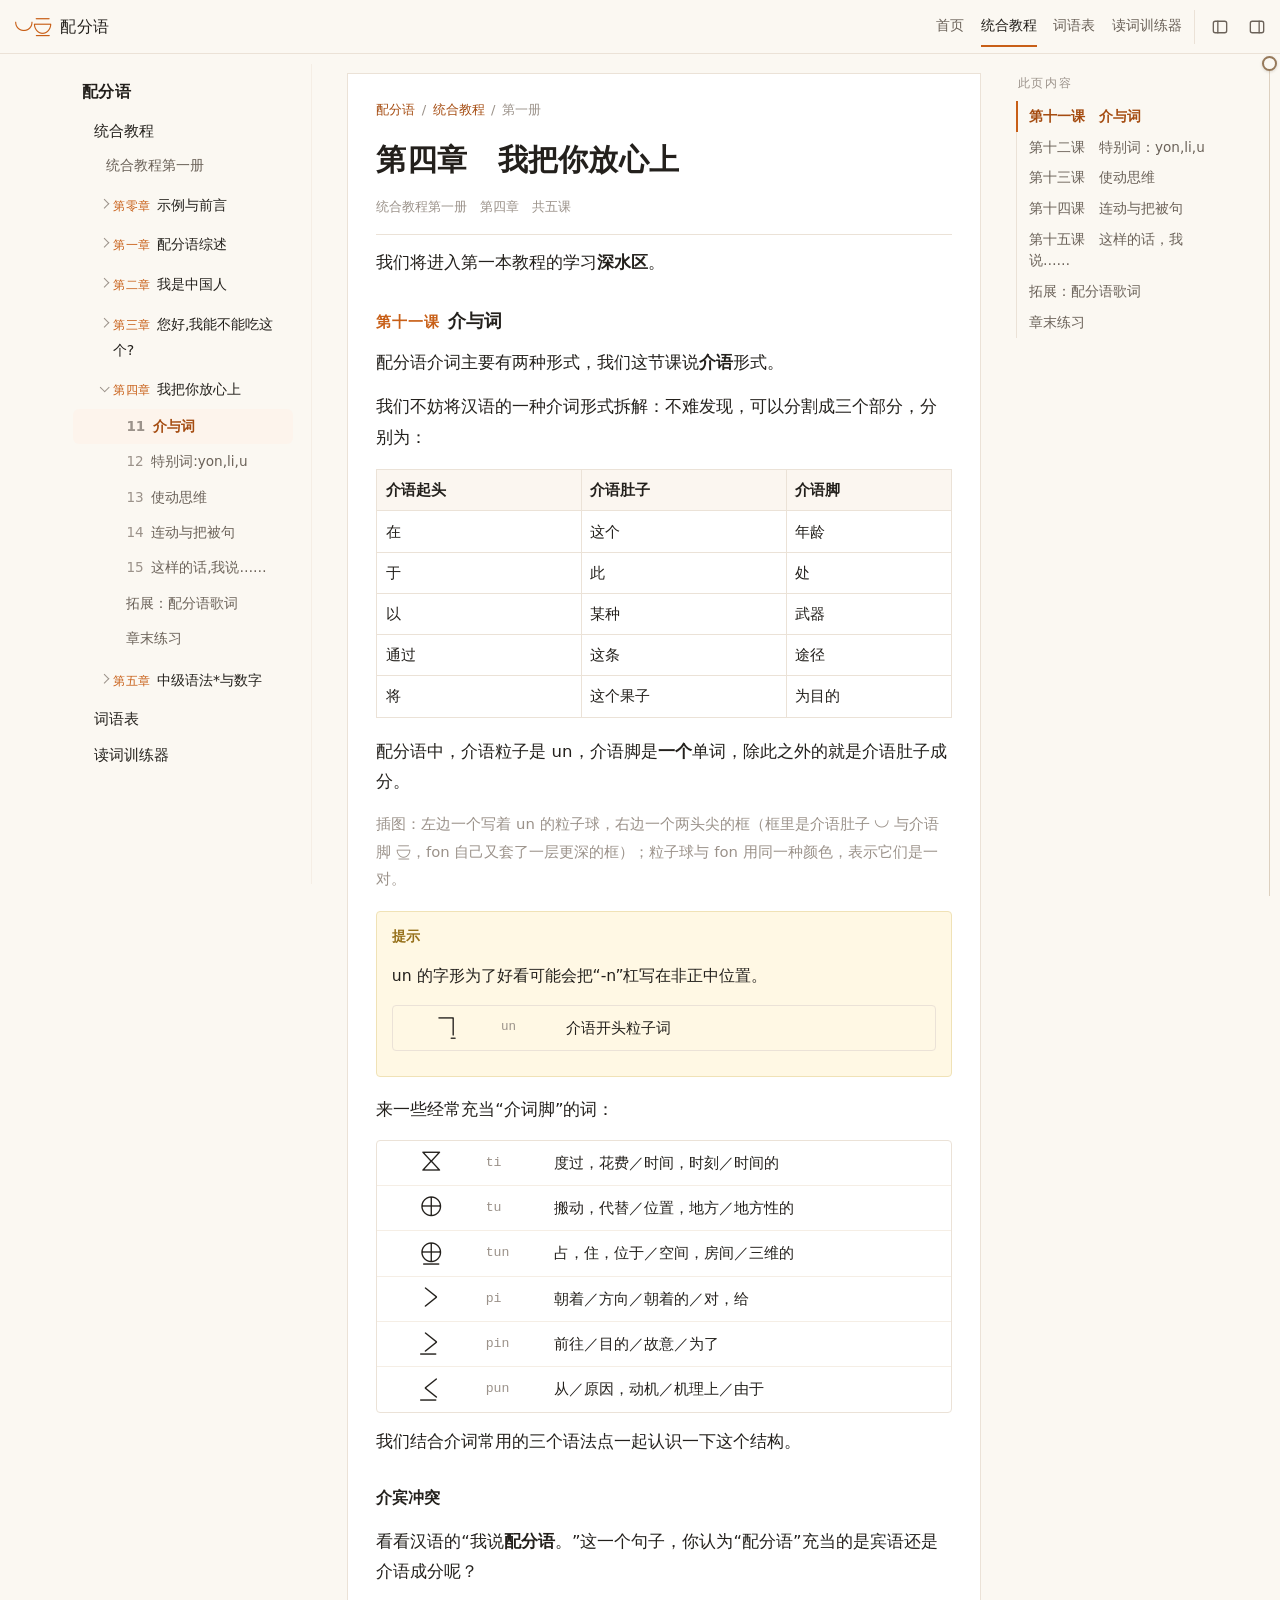
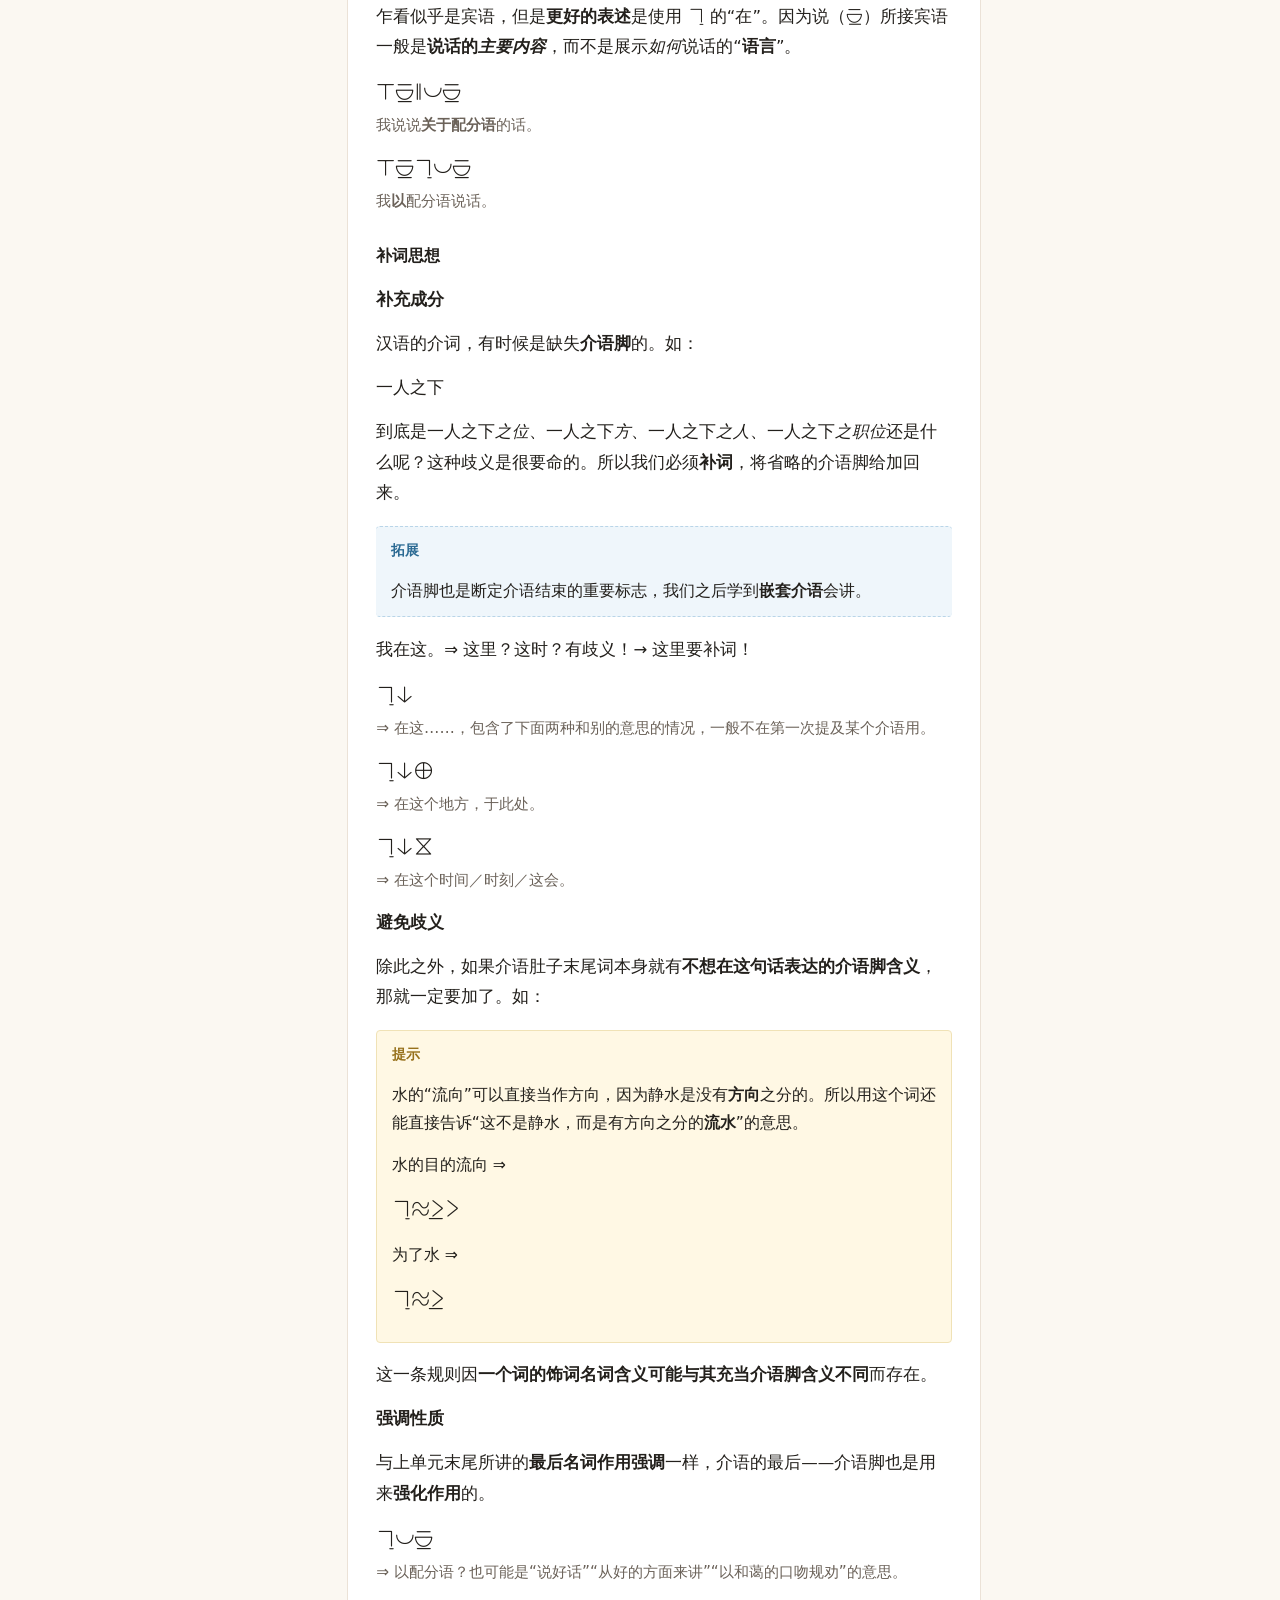
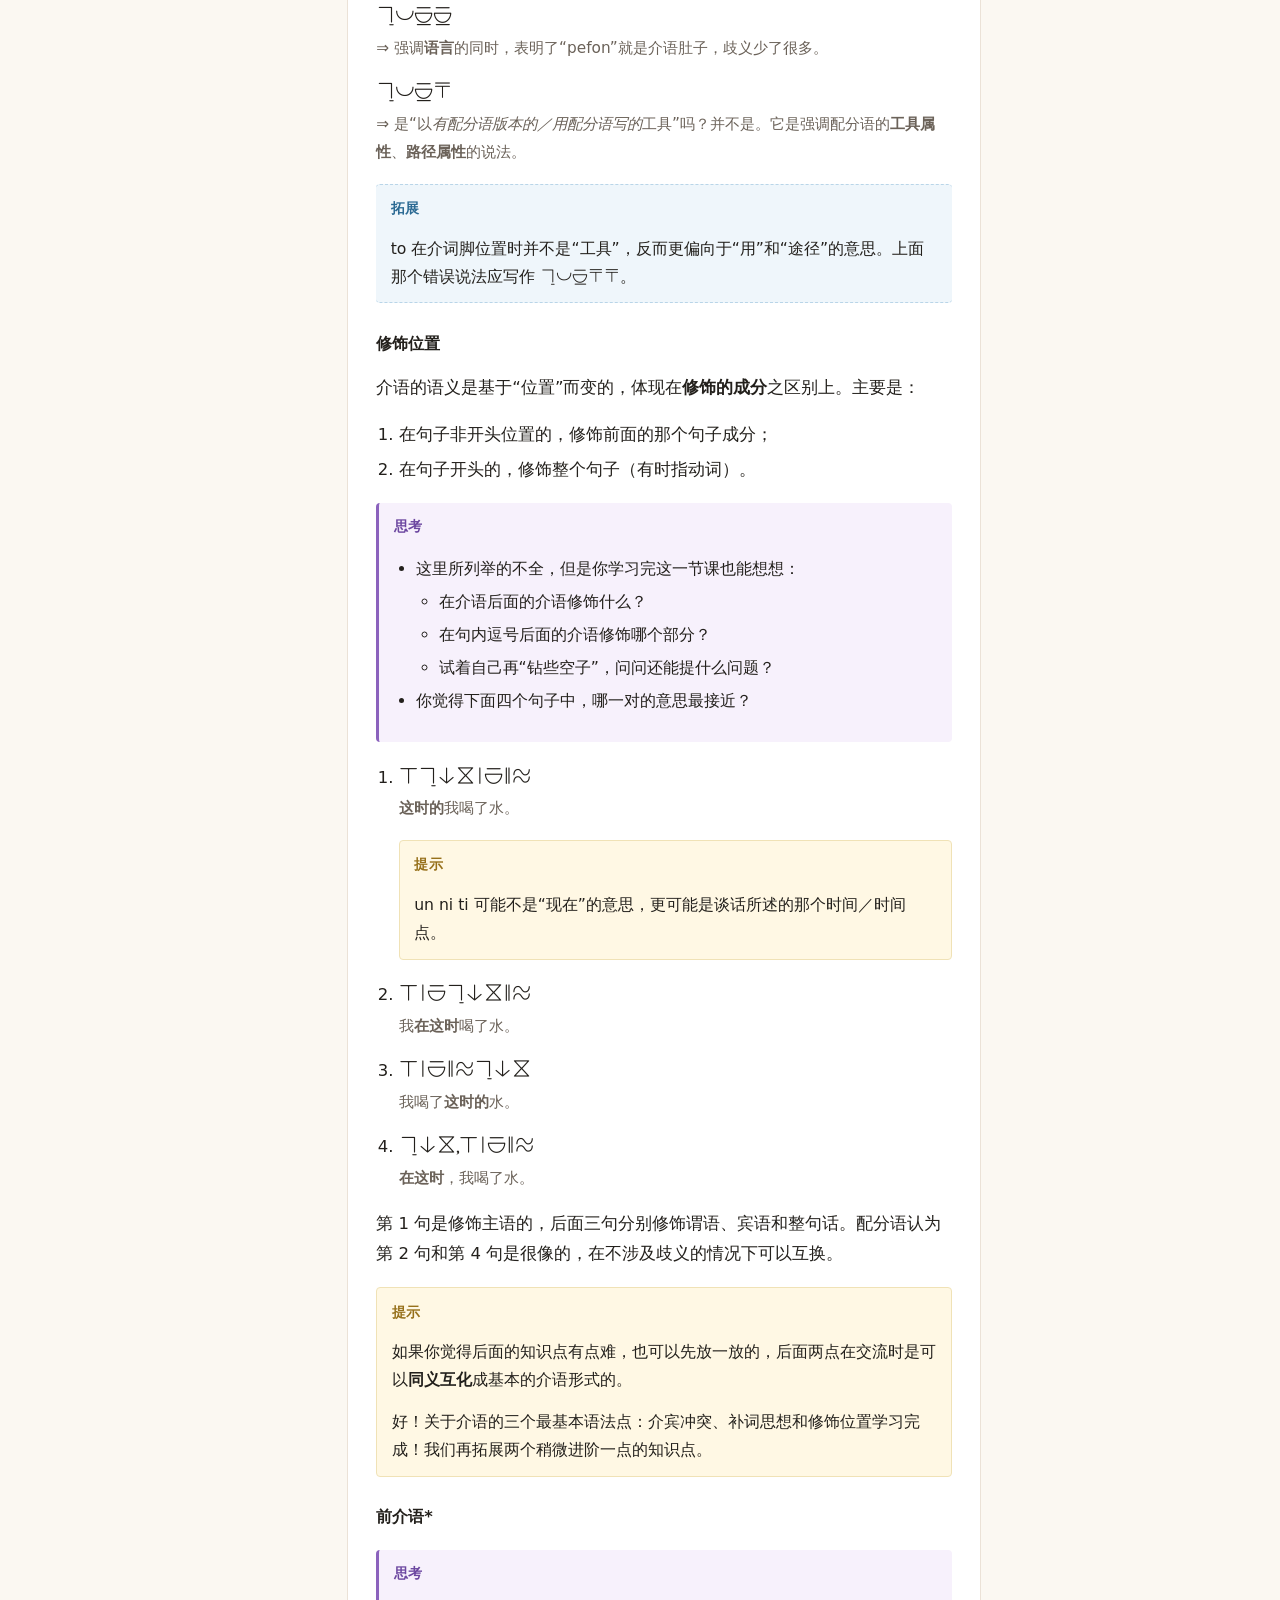
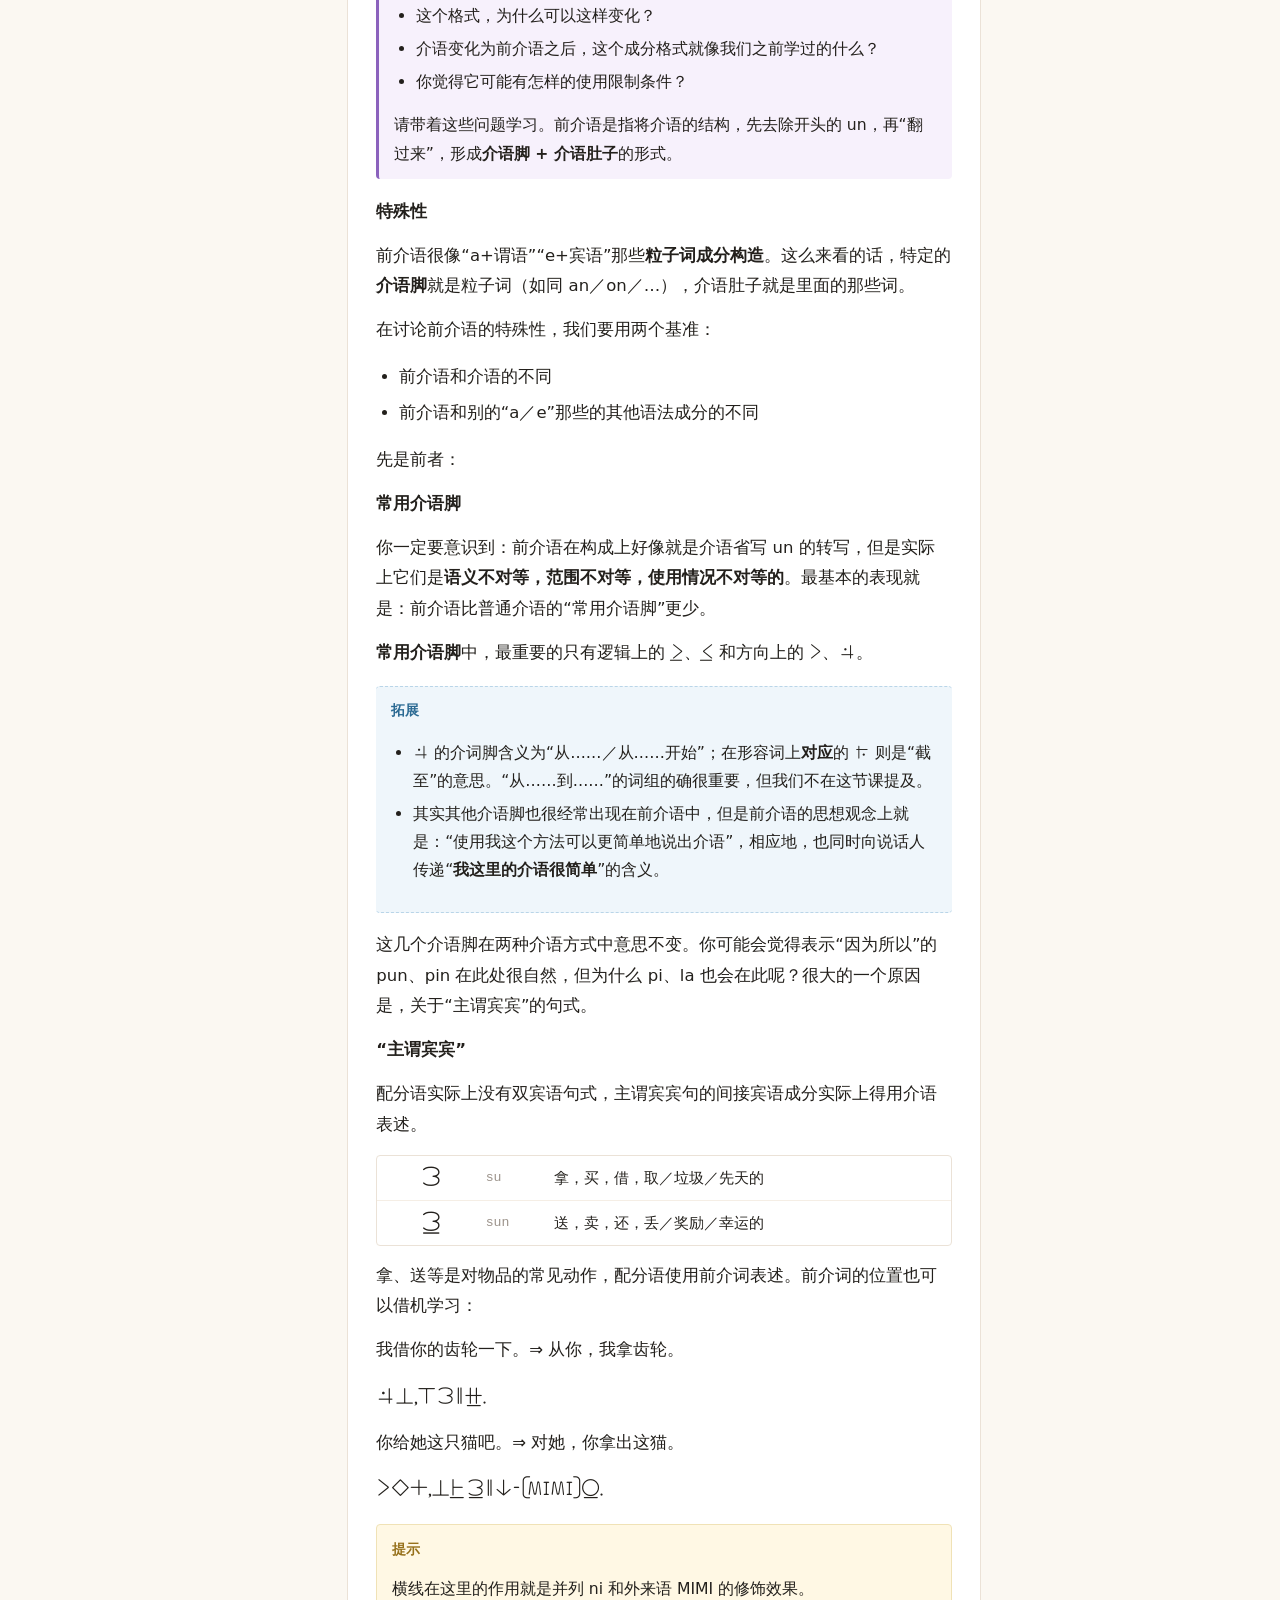
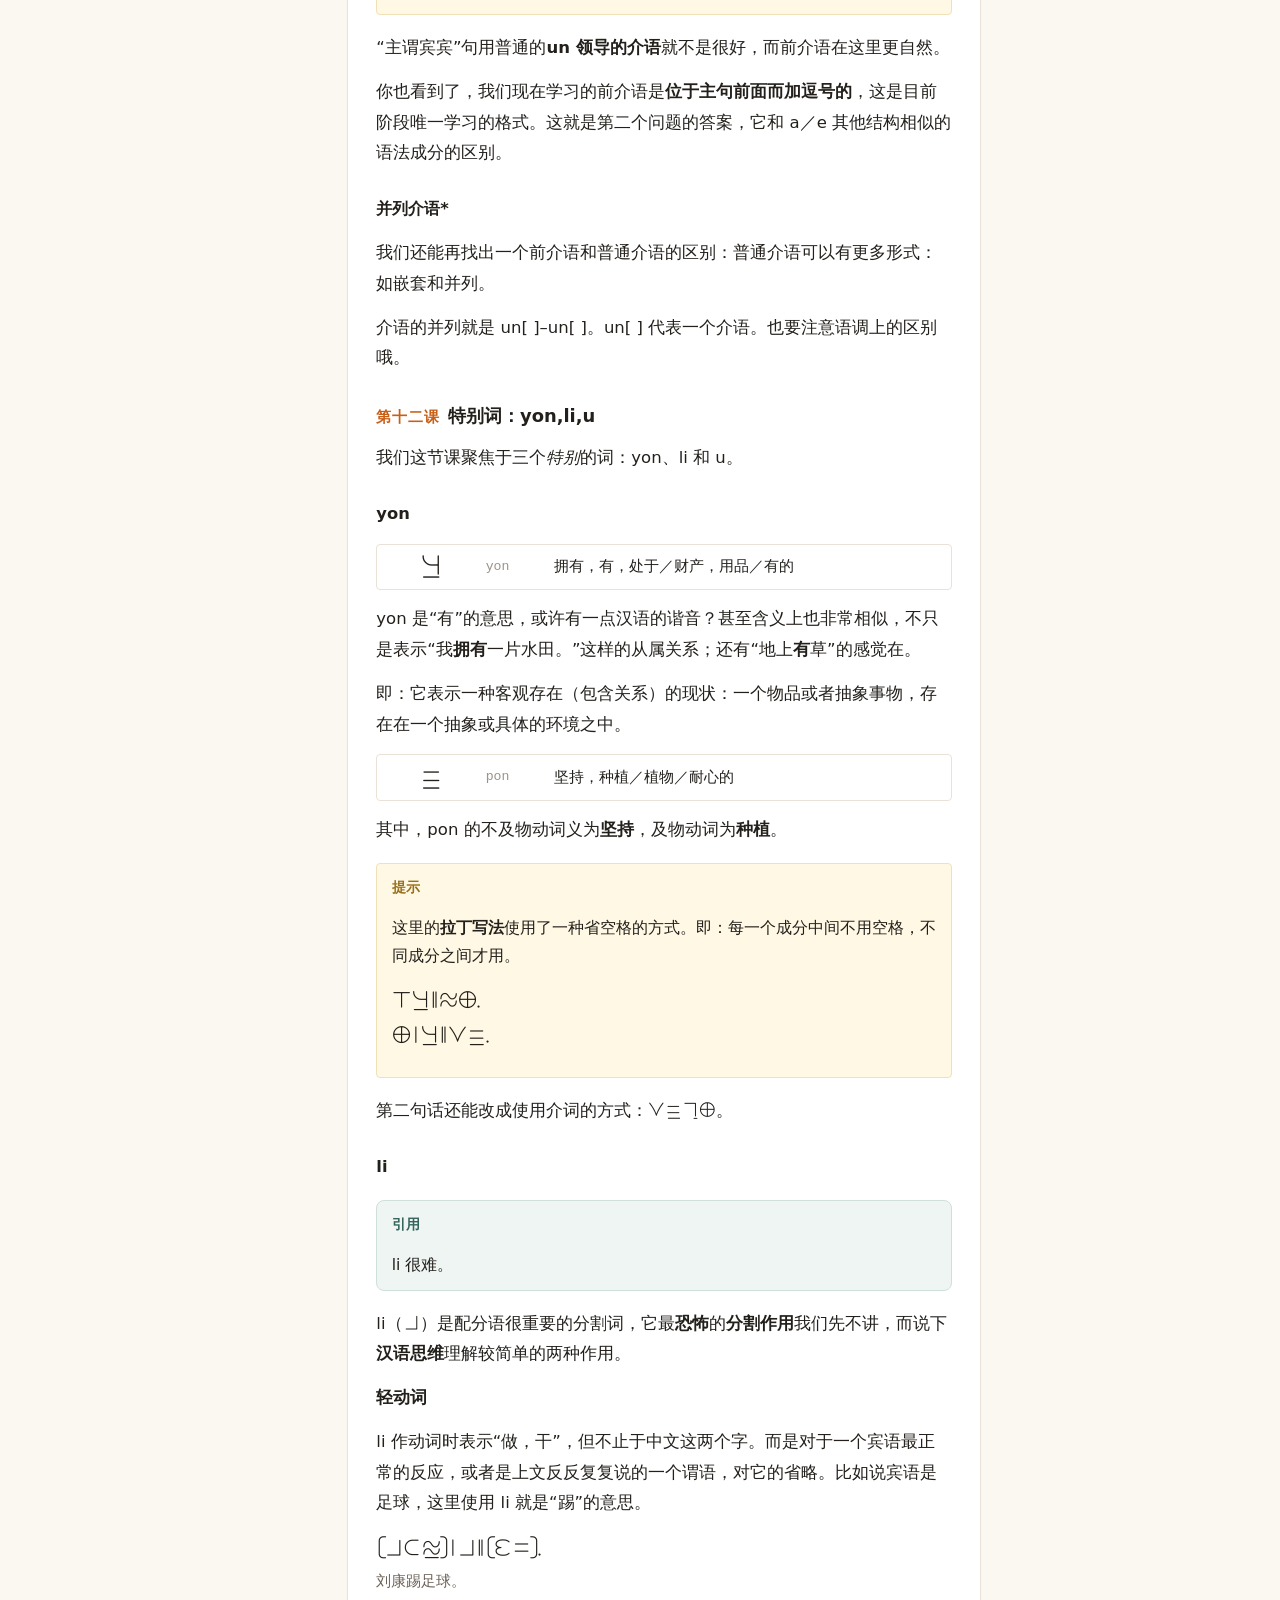
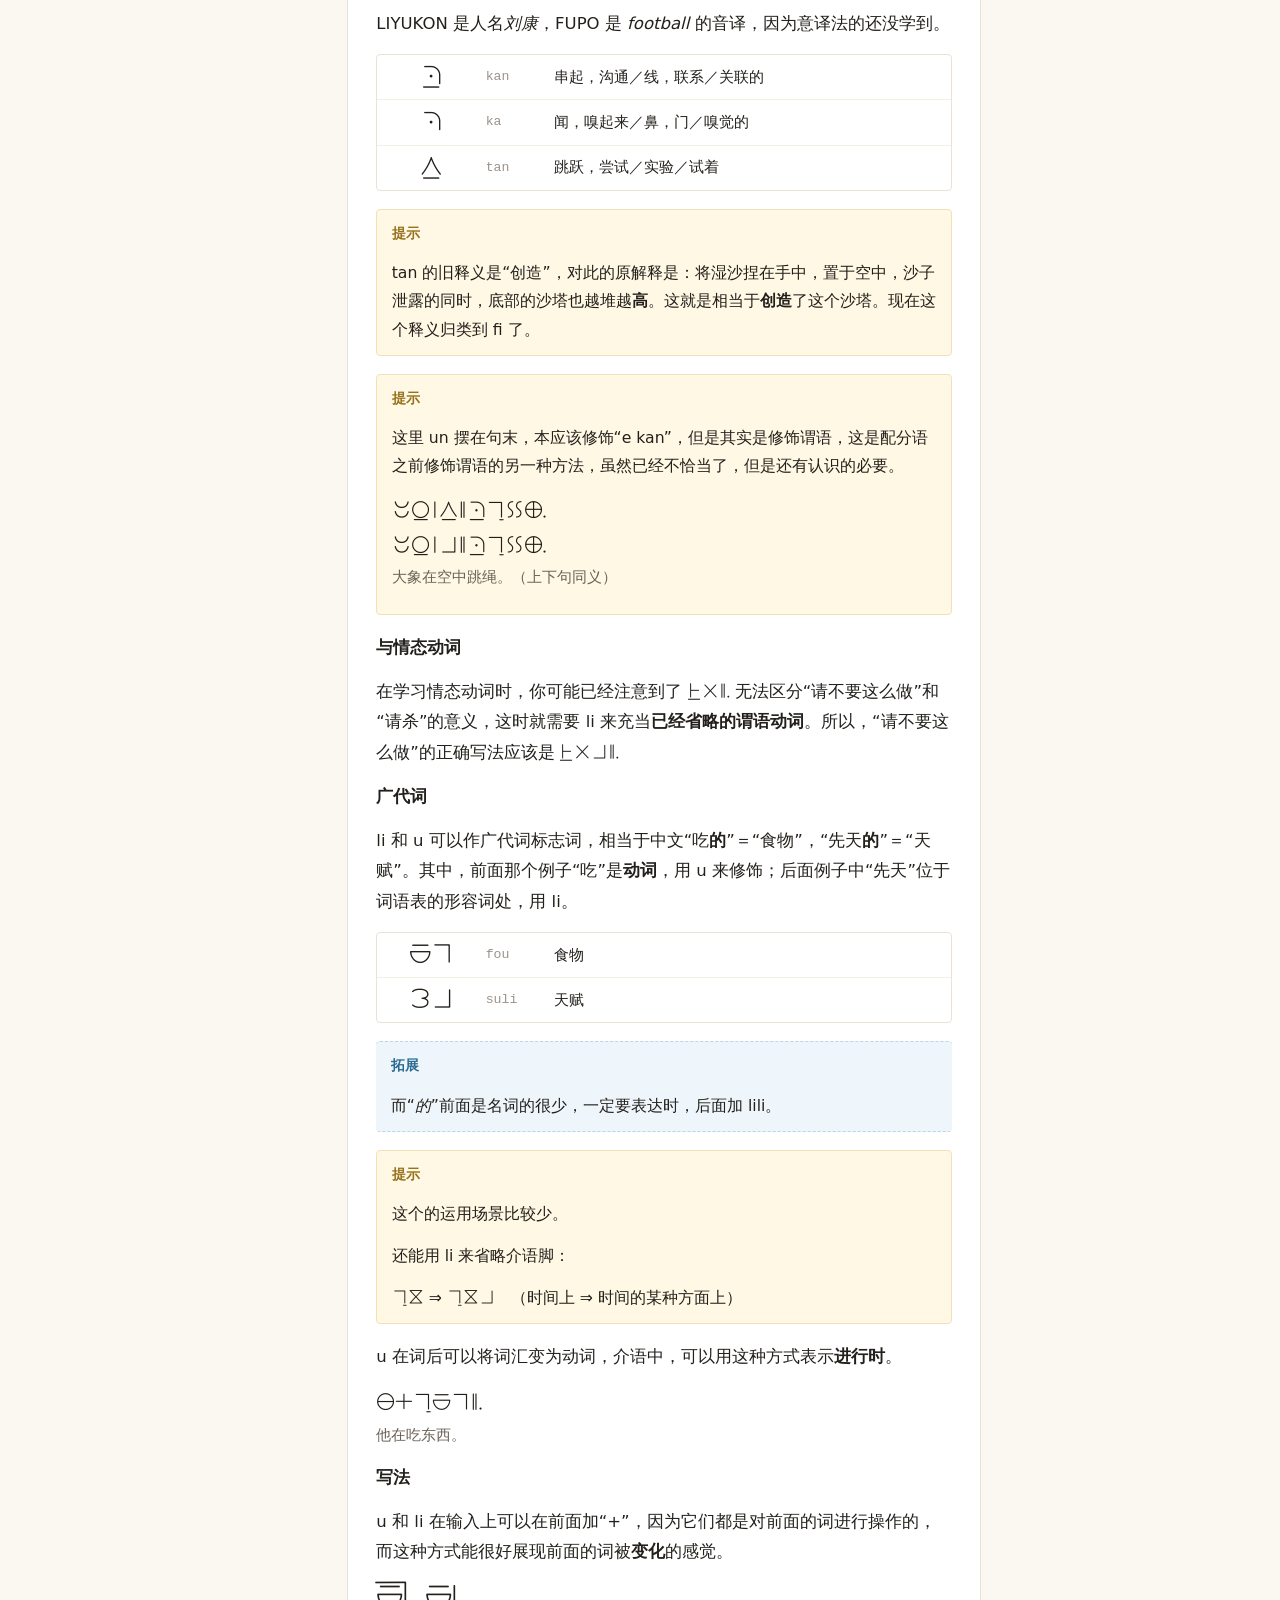
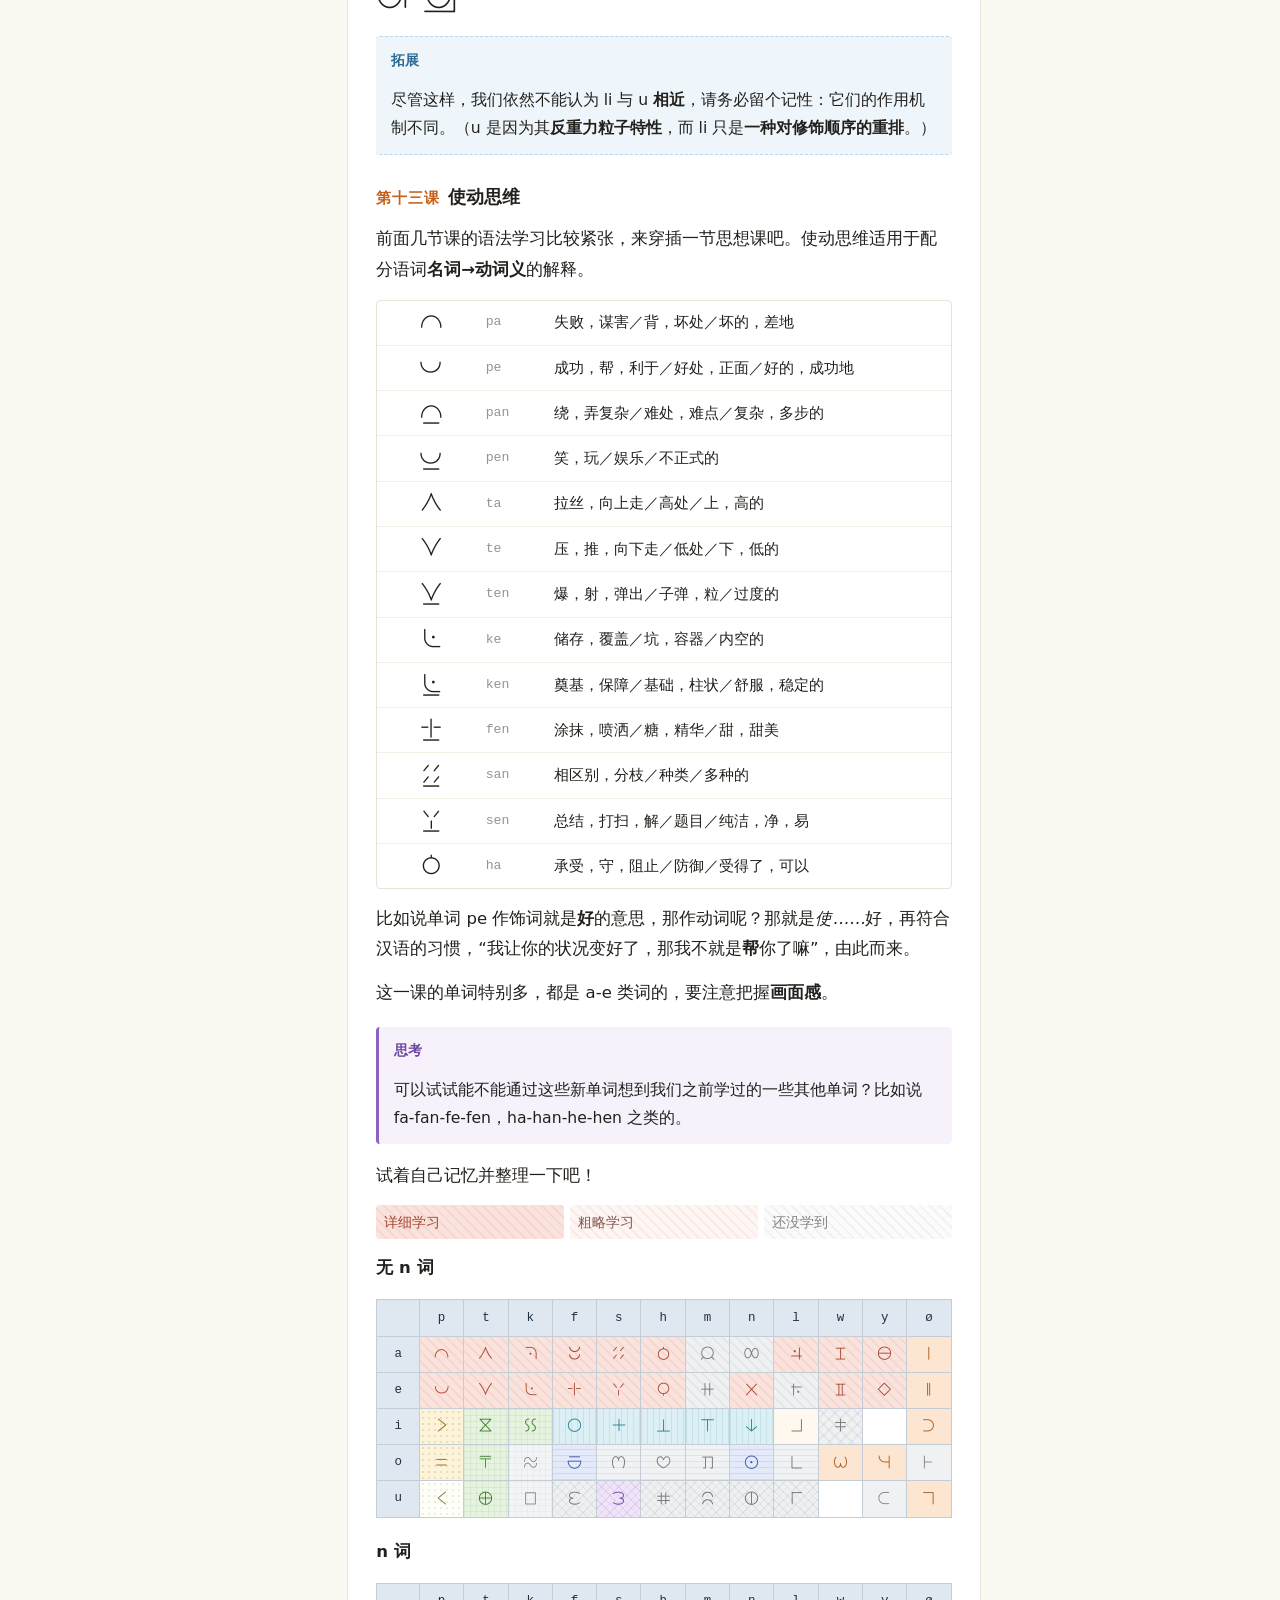
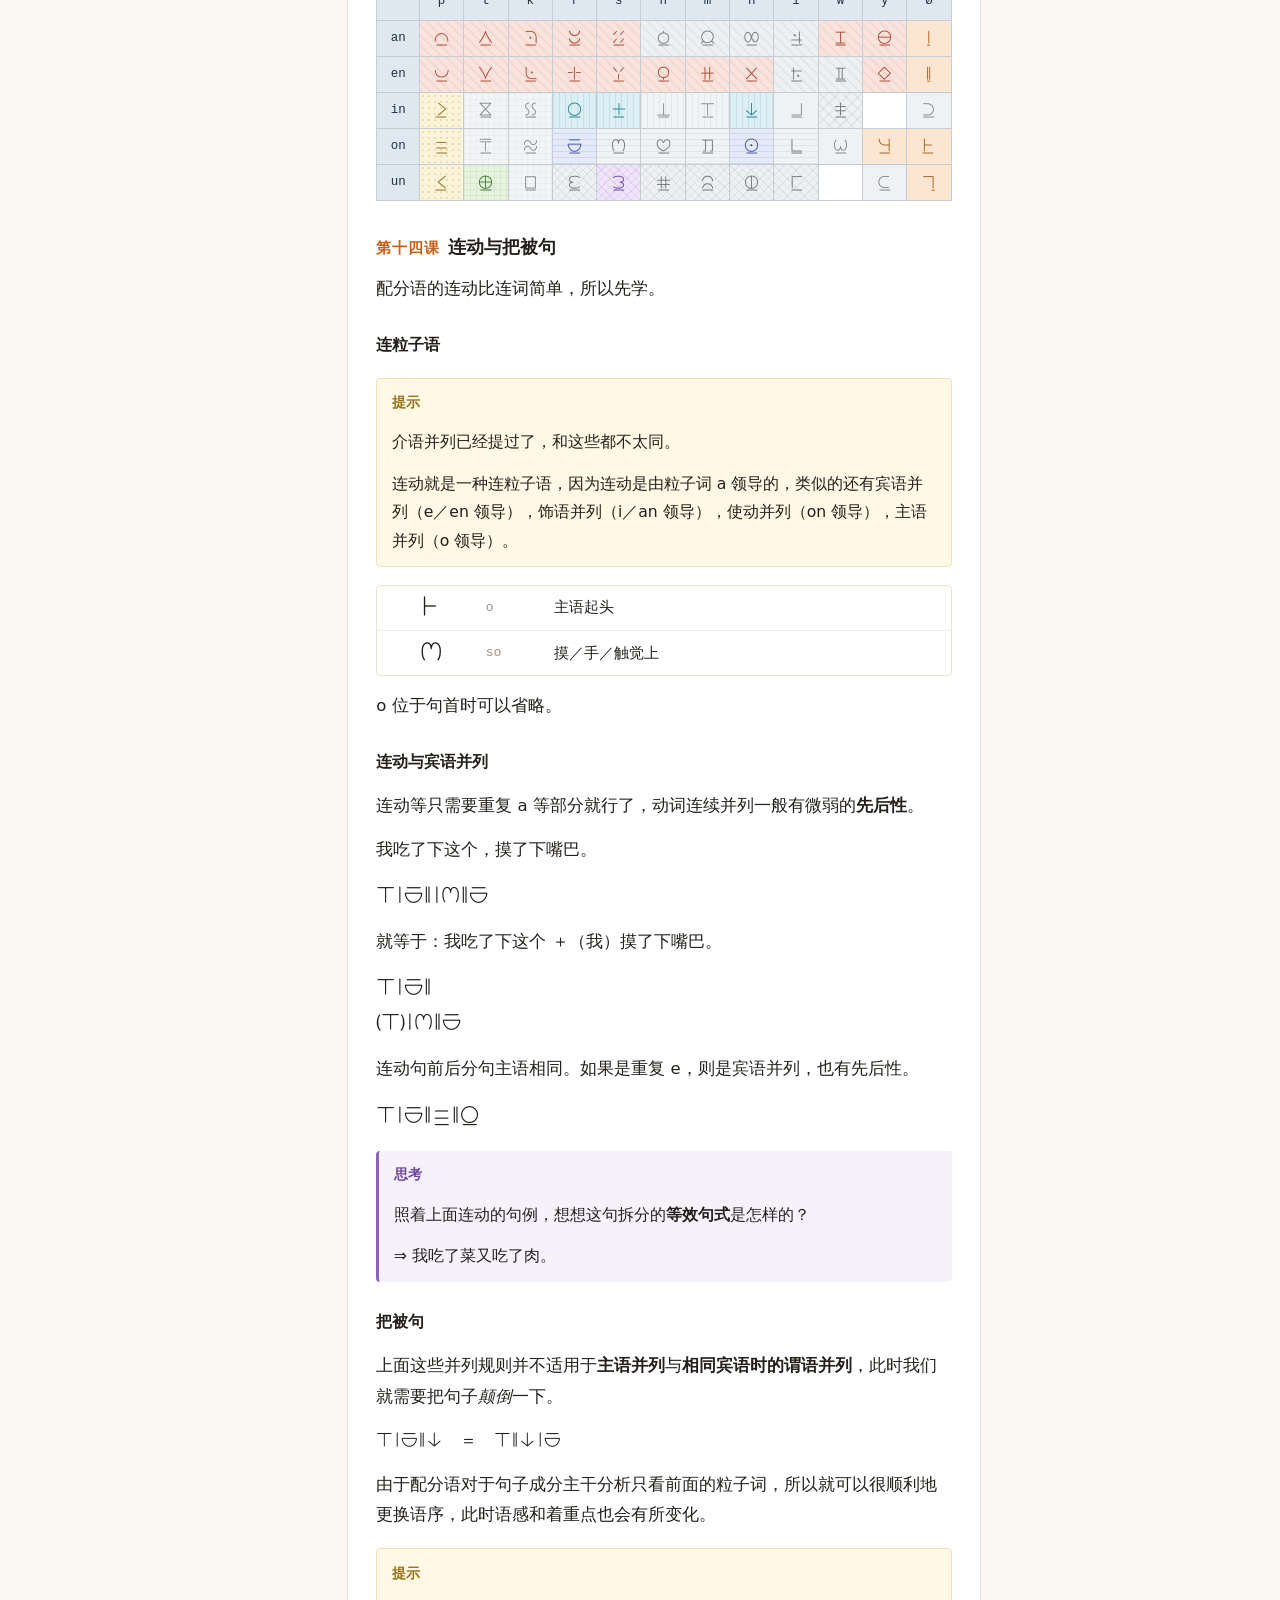
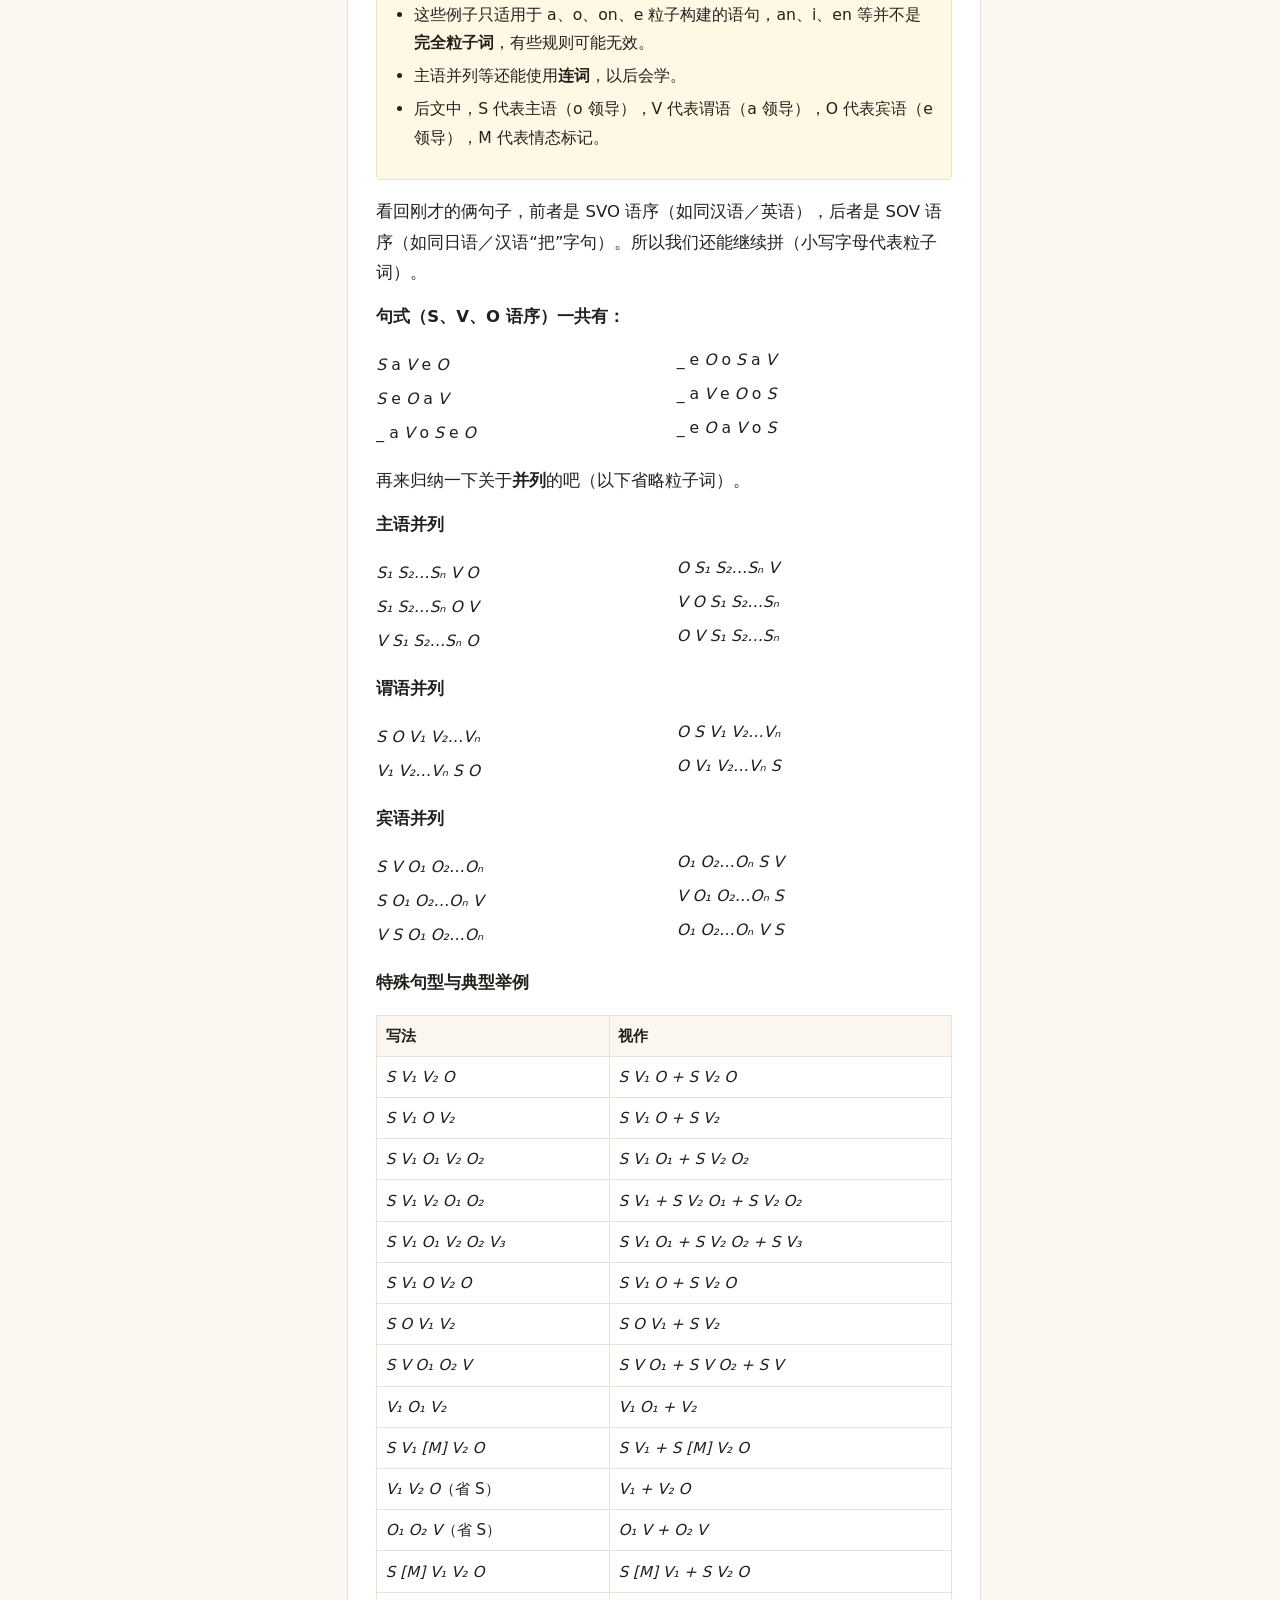
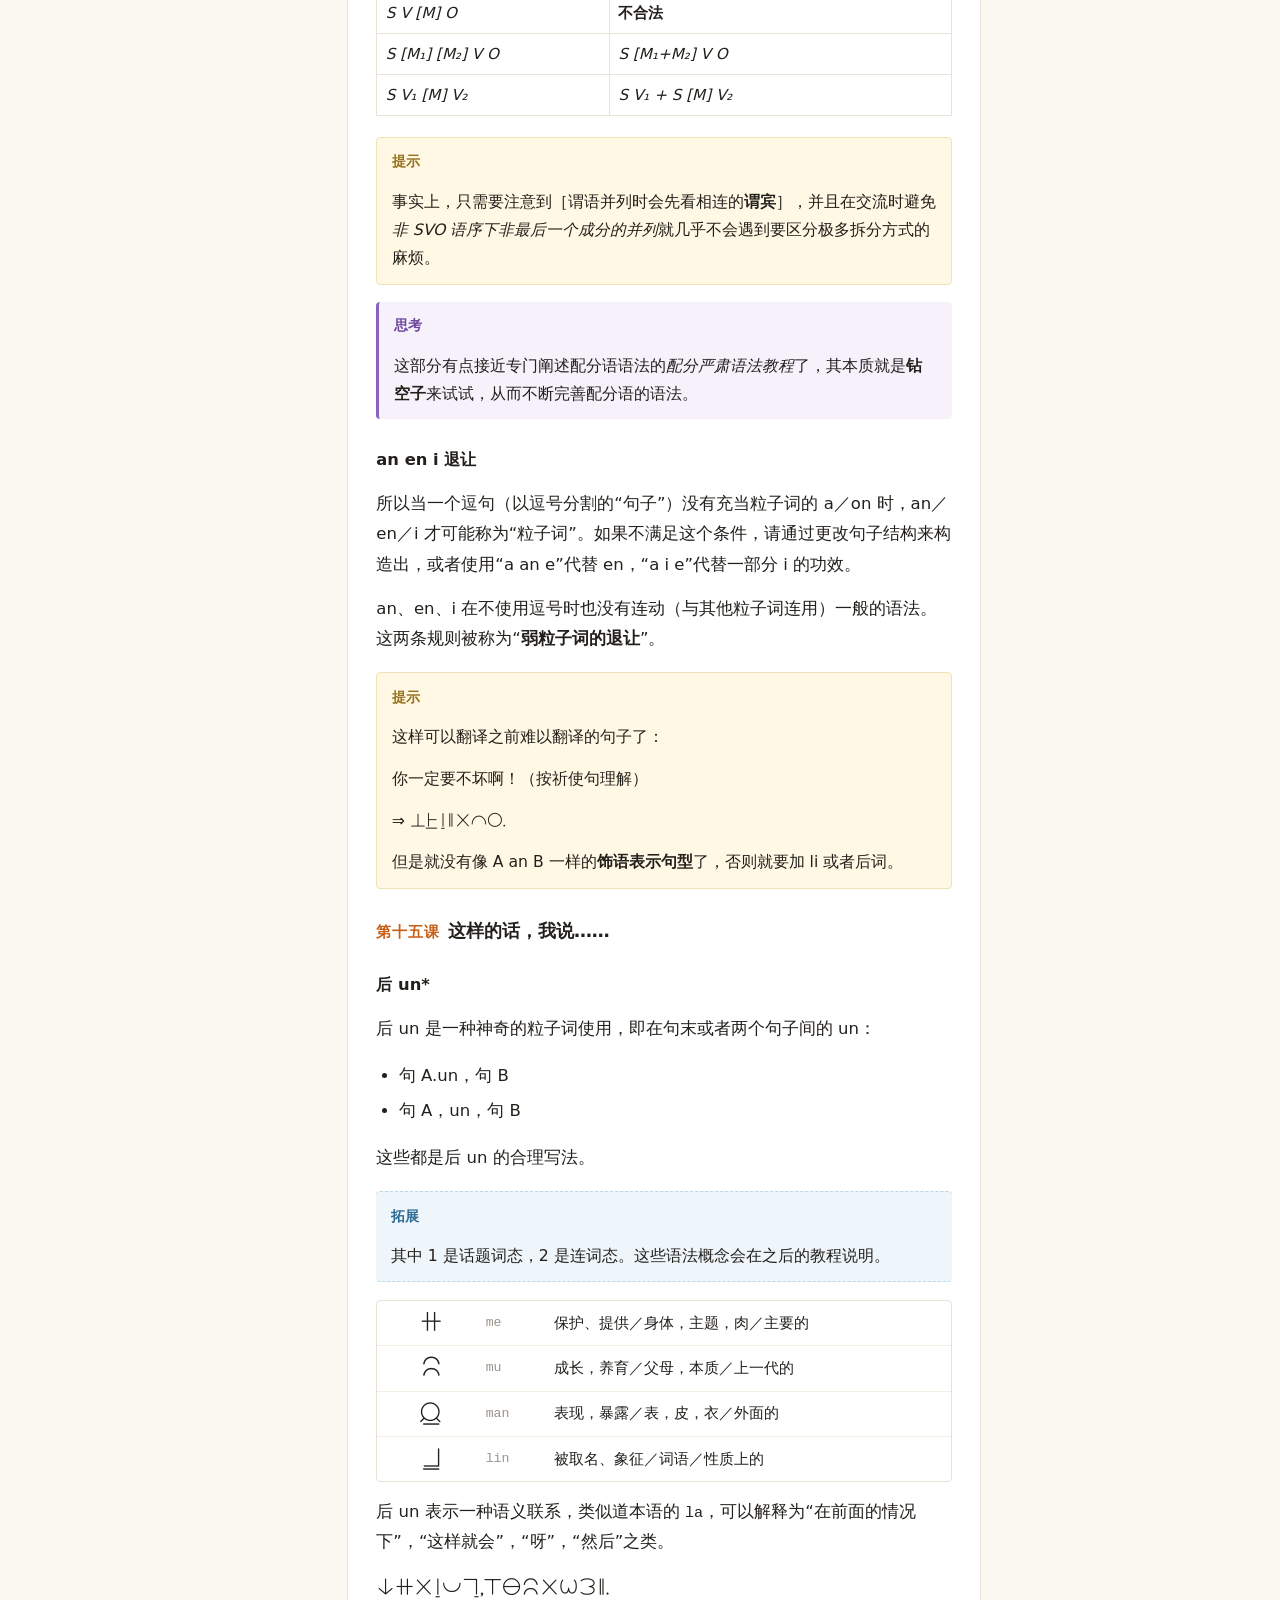
<file: ch04.html>
<!doctype html>
<html lang="zh-CN">
<head>
<meta charset="utf-8">
<meta name="viewport" content="width=device-width, initial-scale=1">
<title>第四章 我把你放心上｜统合教程</title>
<meta name="description" content="统合教程第四章：第十一课至第十五课（介与词、yon/li/u、使动思维、连动与把被句、后 un 与从句）、配分语歌词与章末练习。">
<meta name="theme-color" content="#c85f17">
<link rel="stylesheet" href="assets/font-fefenpefon.css">
<link rel="stylesheet" href="assets/base.css">
</head>
<body>

<header class="bar">
  <button class="menu-btn" id="navOpen" aria-label="打开目录" aria-expanded="false" aria-controls="nav">
    <span class="bars" aria-hidden="true"><i></i><i></i><i></i></span>
  </button>
  <a class="brand" href="index.html">
    <span class="brand-mark" aria-hidden="true">pe fon</span>
    <span class="brand-name">配分语</span>
  </a>
  <nav class="bar-nav" aria-label="主站">
    <a href="index.html">首页</a>
    <a href="tutorial.html" class="is-here">统合教程</a>
    <a href="words.html">词语表</a>
    <a href="trainer.html">读词训练器</a>
  </nav>
  <div class="bar-tools">
    <button class="icon-btn" id="toggleSide" type="button" aria-label="收起目录" aria-pressed="false" title="收起目录" data-hide="收起目录" data-show="展开目录">
      <svg viewBox="0 0 20 20" width="18" height="18" aria-hidden="true"><rect x="2.6" y="3.6" width="14.8" height="12.8" rx="2.2"/><path d="M7.6 3.6v12.8"/></svg>
    </button>
    <button class="icon-btn" id="toggleRail" type="button" aria-label="收起大纲" aria-pressed="false" title="收起大纲" data-hide="收起大纲" data-show="展开大纲">
      <svg viewBox="0 0 20 20" width="18" height="18" aria-hidden="true"><rect x="2.6" y="3.6" width="14.8" height="12.8" rx="2.2"/><path d="M12.4 3.6v12.8"/></svg>
    </button>
  </div>
</header>

<div class="scrim" id="scrim" hidden></div>

<div class="layout layout--doc">

  <aside class="side" id="nav" aria-label="目录">
    <div class="side-head"><span>目录</span><button class="close-btn" id="navClose" aria-label="关闭目录">✕</button></div>
    <div class="tree">
      <a class="lv1" href="index.html">配分语</a>
      <a class="lv2" href="tutorial.html">统合教程</a>
      <span class="lv3">统合教程第一册</span>

      <details>
        <summary><span class="no">第零章</span>示例与前言</summary>
        <ul>
          <li><a href="ch00.html#sample">示例展示</a></li>
          <li><a href="ch00.html#foreword">前言</a></li>
          <li><a href="ch00.html#thanks">鸣谢名单</a></li>
        </ul>
      </details>

      <details>
        <summary><span class="no">第一章</span>配分语综述</summary>
        <ul>
          <li><a href="ch01.html#letters">字母与读音</a></li>
          <li><a href="ch01.html#syllable">音节与合法</a></li>
          <li><a href="ch01.html#drill">练习</a></li>
          <li><a href="ch01.html#writing">书写方式</a></li>
          <li><a href="ch01.html#vocab">词汇</a></li>
          <li><a href="ch01.html#habits">其他习惯</a></li>
        </ul>
      </details>

      <details>
        <summary><span class="no">第二章</span>我是中国人</summary>
        <ul>
          <li><a href="ch02.html#lesson-01"><span class="no">01</span>你我他</a></li>
          <li><a href="ch02.html#lesson-02"><span class="no">02</span>这是</a></li>
          <li><a href="ch02.html#lesson-03"><span class="no">03</span>朋友!</a></li>
          <li><a href="ch02.html#lesson-04"><span class="no">04</span>大象终于意识到了自己的大</a></li>
          <li><a href="ch02.html#lesson-05"><span class="no">05</span>KONITIWA,中国!</a></li>
          <li><a href="ch02.html#extra">拓展阅读</a></li>
          <li><a href="ch02.html#exercise">章末练习</a></li>
        </ul>
      </details>

      <details>
        <summary><span class="no">第三章</span>您好,我能不能吃这个?</summary>
        <ul>
          <li><a href="ch03.html#lesson-06"><span class="no">06</span>否定</a></li>
          <li><a href="ch03.html#lesson-07"><span class="no">07</span>情态标记</a></li>
          <li><a href="ch03.html#lesson-08"><span class="no">08</span>祈使句与省略</a></li>
          <li><a href="ch03.html#lesson-09"><span class="no">09</span>更多人称与一般疑问句</a></li>
          <li><a href="ch03.html#lesson-10"><span class="no">10</span>E,中国!</a></li>
          <li><a href="ch03.html#poem">拓展：配分语诗歌</a></li>
          <li><a href="ch03.html#exercise">单元练习</a></li>
        </ul>
      </details>

      <details open>
        <summary><span class="no">第四章</span>我把你放心上</summary>
        <ul>
          <li><a href="ch04.html#lesson-11" class="is-here"><span class="no">11</span>介与词</a></li>
          <li><a href="ch04.html#lesson-12"><span class="no">12</span>特别词:yon,li,u</a></li>
          <li><a href="ch04.html#lesson-13"><span class="no">13</span>使动思维</a></li>
          <li><a href="ch04.html#lesson-14"><span class="no">14</span>连动与把被句</a></li>
          <li><a href="ch04.html#lesson-15"><span class="no">15</span>这样的话,我说……</a></li>
          <li><a href="ch04.html#lyric">拓展：配分语歌词</a></li>
          <li><a href="ch04.html#exercise">章末练习</a></li>
        </ul>
      </details>

      <details>
        <summary><span class="no">第五章</span>中级语法*与数字</summary>
        <ul>
          <li><a href="ch05.html#lesson-16"><span class="no">16</span>数字,次序与时间</a></li>
          <li><a href="ch05.html#lesson-17"><span class="no">17</span>简单修饰顺序</a></li>
          <li><a href="ch05.html#pending">第十八课至第二十课</a></li>
        </ul>
      </details>

      <a class="lv2" href="words.html">词语表</a>
      <a class="lv2" href="trainer.html">读词训练器</a>
    </div>
  </aside>

  <main class="doc">

    <nav class="crumb" aria-label="面包屑">
      <a href="index.html">配分语</a><span class="sep">/</span>
      <a href="tutorial.html">统合教程</a><span class="sep">/</span>
      <span>第一册</span>
    </nav>

    <h1>第四章　我把你放心上</h1>
    <p class="doc-meta">统合教程第一册　第四章　共五课</p>

    <p>我们将进入第一本教程的学习<b>深水区</b>。</p>

    <!-- ============ 第十一课 ============ -->
    <h2 id="lesson-11"><span class="no">第十一课</span>介与词</h2>

    <p>配分语介词主要有两种形式，我们这节课说<b>介语</b>形式。</p>
    <p>我们不妨将汉语的一种介词形式拆解：不难发现，可以分割成三个部分，分别为：</p>

    <div class="scrollx">
      <table>
        <thead><tr><th>介语起头</th><th>介语肚子</th><th>介语脚</th></tr></thead>
        <tbody>
          <tr><td>在</td><td>这个</td><td>年龄</td></tr>
          <tr><td>于</td><td>此</td><td>处</td></tr>
          <tr><td>以</td><td>某种</td><td>武器</td></tr>
          <tr><td>通过</td><td>这条</td><td>途径</td></tr>
          <tr><td>将</td><td>这个果子</td><td>为目的</td></tr>
        </tbody>
      </table>
    </div>

    <p>配分语中，介语粒子是 un，介语脚是<b>一个</b>单词，除此之外的就是介语肚子成分。</p>

    <p style="color:var(--ink-3);font-size:.9em">插图：左边一个写着 un 的粒子球，右边一个两头尖的框（框里是介语肚子 <span class="p">pe</span> 与介语脚 <span class="p">fon</span>，fon 自己又套了一层更深的框）；粒子球与 fon 用同一种颜色，表示它们是一对。</p>

    <div class="card tip">
      <p class="t">提示</p>
      <p>un 的字形为了好看可能会把“-n”杠写在非正中位置。</p>
      <div class="wl">
        <div class="row"><span class="pic">un</span><span class="lat">un</span><span class="def">介语开头粒子词</span></div>
      </div>
    </div>

    <p>来一些经常充当“介词脚”的词：</p>

    <div class="wl">
      <div class="row"><span class="pic">ti</span><span class="lat">ti</span><span class="def">度过，花费／时间，时刻／时间的</span></div>
      <div class="row"><span class="pic">tu</span><span class="lat">tu</span><span class="def">搬动，代替／位置，地方／地方性的</span></div>
      <div class="row"><span class="pic">tun</span><span class="lat">tun</span><span class="def">占，住，位于／空间，房间／三维的</span></div>
      <div class="row"><span class="pic">pi</span><span class="lat">pi</span><span class="def">朝着／方向／朝着的／对，给</span></div>
      <div class="row"><span class="pic">pin</span><span class="lat">pin</span><span class="def">前往／目的／故意／为了</span></div>
      <div class="row"><span class="pic">pun</span><span class="lat">pun</span><span class="def">从／原因，动机／机理上／由于</span></div>
    </div>

    <p>我们结合介词常用的三个语法点一起认识一下这个结构。</p>

    <h3>介宾冲突</h3>

    <p>看看汉语的“我说<b>配分语</b>。”这一个句子，你认为“配分语”充当的是宾语还是介语成分呢？</p>
    <p>乍看似乎是宾语，但是<b>更好的表述</b>是使用 <span class="p">un</span> 的“在”。因为说（<span class="p">fon</span>）所接宾语一般是<b>说话的<i>主要内容</i></b>，而不是展示<i>如何</i>说话的“<b>语言</b>”。</p>

    <div class="ex"><div class="pefon">mi fon e pe fon</div><div class="zh">我说说<b>关于配分语</b>的话。</div></div>
    <div class="ex"><div class="pefon">mi fon un pe fon</div><div class="zh">我<b>以</b>配分语说话。</div></div>

    <h3>补词思想</h3>

    <p><b>补充成分</b></p>
    <p>汉语的介词，有时候是缺失<b>介语脚</b>的。如：</p>
    <p>一人之下</p>
    <p>到底是一人之下<i>之位</i>、一人之下<i>方</i>、一人之下<i>之人</i>、一人之下<i>之职位</i>还是什么呢？这种歧义是很要命的。所以我们必须<b>补词</b>，将省略的介语脚给加回来。</p>

    <div class="card ext">
      <p class="t">拓展</p>
      <p>介语脚也是断定介语结束的重要标志，我们之后学到<b>嵌套介语</b>会讲。</p>
    </div>

    <p>我在这。⇒ 这里？这时？有歧义！→ 这里要补词！</p>
    <div class="ex"><div class="pefon">un ni</div><div class="zh">⇒ 在这……，包含了下面两种和别的意思的情况，一般不在第一次提及某个介语用。</div></div>
    <div class="ex"><div class="pefon">un ni tu</div><div class="zh">⇒ 在这个地方，于此处。</div></div>
    <div class="ex"><div class="pefon">un ni ti</div><div class="zh">⇒ 在这个时间／时刻／这会。</div></div>

    <p><b>避免歧义</b></p>
    <p>除此之外，如果介语肚子末尾词本身就有<b>不想在这句话表达的介语脚含义</b>，那就一定要加了。如：</p>

    <div class="card tip">
      <p class="t">提示</p>
      <p>水的“流向”可以直接当作方向，因为静水是没有<b>方向</b>之分的。所以用这个词还能直接告诉“这不是静水，而是有方向之分的<b>流水</b>”的意思。</p>
      <p>水的目的流向 ⇒</p>
      <div class="ex"><div class="pefon">un ko pin pi</div></div>
      <p>为了水 ⇒</p>
      <div class="ex"><div class="pefon">un ko pin</div></div>
    </div>

    <p>这一条规则因<b>一个词的饰词名词含义可能与其充当介语脚含义不同</b>而存在。</p>

    <p><b>强调性质</b></p>
    <p>与上单元末尾所讲的<b>最后名词作用强调</b>一样，介语的最后——介语脚也是用来<b>强化作用</b>的。</p>

    <div class="ex"><div class="pefon">un pe fon</div><div class="zh">⇒ 以配分语？也可能是“说好话”“从好的方面来讲”“以和蔼的口吻规劝”的意思。</div></div>
    <div class="ex"><div class="pefon">un pe fon fon</div><div class="zh">⇒ 强调<b>语言</b>的同时，表明了“pefon”就是介语肚子，歧义少了很多。</div></div>
    <div class="ex"><div class="pefon">un pe fon to</div><div class="zh">⇒ 是“以<i>有配分语版本的／用配分语写的</i>工具”吗？并不是。它是强调配分语的<b>工具属性</b>、<b>路径属性</b>的说法。</div></div>

    <div class="card ext">
      <p class="t">拓展</p>
      <p>to 在介词脚位置时并不是“工具”，反而更偏向于“用”和“途径”的意思。上面那个错误说法应写作 <span class="p">un pe fon to to</span>。</p>
    </div>

    <h3>修饰位置</h3>

    <p>介语的语义是基于“位置”而变的，体现在<b>修饰的成分</b>之区别上。主要是：</p>
    <ol>
      <li>在句子非开头位置的，修饰前面的那个句子成分；</li>
      <li>在句子开头的，修饰整个句子（有时指动词）。</li>
    </ol>

    <div class="card think">
      <p class="t">思考</p>
      <ul>
        <li>这里所列举的不全，但是你学习完这一节课也能想想：
          <ul>
            <li>在介语后面的介语修饰什么？</li>
            <li>在句内逗号后面的介语修饰哪个部分？</li>
            <li>试着自己再“钻些空子”，问问还能提什么问题？</li>
          </ul>
        </li>
        <li>你觉得下面四个句子中，哪一对的意思最接近？</li>
      </ul>
    </div>

    <ol>
      <li>
        <div class="ex"><div class="pefon">mi un ni ti a fo e ko</div><div class="zh"><b>这时的</b>我喝了水。</div></div>
        <div class="card tip"><p class="t">提示</p><p>un ni ti 可能不是“现在”的意思，更可能是谈话所述的那个时间／时间点。</p></div>
      </li>
      <li>
        <div class="ex"><div class="pefon">mi a fo un ni ti e ko</div><div class="zh">我<b>在这时</b>喝了水。</div></div>
      </li>
      <li>
        <div class="ex"><div class="pefon">mi a fo e ko un ni ti</div><div class="zh">我喝了<b>这时的</b>水。</div></div>
      </li>
      <li>
        <div class="ex"><div class="pefon">un ni ti , mi a fo e ko</div><div class="zh"><b>在这时</b>，我喝了水。</div></div>
      </li>
    </ol>

    <p>第 1 句是修饰主语的，后面三句分别修饰谓语、宾语和整句话。配分语认为第 2 句和第 4 句是很像的，在不涉及歧义的情况下可以互换。</p>

    <div class="card tip">
      <p class="t">提示</p>
      <p>如果你觉得后面的知识点有点难，也可以先放一放的，后面两点在交流时是可以<b>同义互化</b>成基本的介语形式的。</p>
      <p>好！关于介语的三个最基本语法点：介宾冲突、补词思想和修饰位置学习完成！我们再拓展两个稍微进阶一点的知识点。</p>
    </div>

    <h3>前介语*</h3>

    <div class="card think">
      <p class="t">思考</p>
      <ul>
        <li>这个格式，为什么可以这样变化？</li>
        <li>介语变化为前介语之后，这个成分格式就像我们之前学过的什么？</li>
        <li>你觉得它可能有怎样的使用限制条件？</li>
      </ul>
      <p>请带着这些问题学习。前介语是指将介语的结构，先去除开头的 un，再“翻过来”，形成<b>介语脚 + 介语肚子</b>的形式。</p>
    </div>

    <p><b>特殊性</b></p>
    <p>前介语很像“a+谓语”“e+宾语”那些<b>粒子词成分构造</b>。这么来看的话，特定的<b>介语脚</b>就是粒子词（如同 an／on／…），介语肚子就是里面的那些词。</p>
    <p>在讨论前介语的特殊性，我们要用两个基准：</p>
    <ul>
      <li>前介语和介语的不同</li>
      <li>前介语和别的“a／e”那些的其他语法成分的不同</li>
    </ul>

    <p>先是前者：</p>

    <p><b>常用介语脚</b></p>
    <p>你一定要意识到：前介语在构成上好像就是介语省写 un 的转写，但是实际上它们是<b>语义不对等，范围不对等，使用情况不对等的</b>。最基本的表现就是：前介语比普通介语的“常用介语脚”更少。</p>
    <p><b>常用介语脚</b>中，最重要的只有逻辑上的 <span class="p">pin</span>、<span class="p">pun</span> 和方向上的 <span class="p">pi</span>、<span class="p">la</span>。</p>

    <div class="card ext">
      <p class="t">拓展</p>
      <ul>
        <li><span class="p">la</span> 的介词脚含义为“从……／从……开始”；在形容词上<b>对应</b>的 <span class="p">le</span> 则是“截至”的意思。“从……到……”的词组的确很重要，但我们不在这节课提及。</li>
        <li>其实其他介语脚也很经常出现在前介语中，但是前介语的思想观念上就是：“使用我这个方法可以更简单地说出介语”，相应地，也同时向说话人传递“<b>我这里的介语很简单</b>”的含义。</li>
      </ul>
    </div>

    <p>这几个介语脚在两种介语方式中意思不变。你可能会觉得表示“因为所以”的 pun、pin 在此处很自然，但为什么 pi、la 也会在此呢？很大的一个原因是，关于“主谓宾宾”的句式。</p>

    <p><b>“主谓宾宾”</b></p>
    <p>配分语实际上没有双宾语句式，主谓宾宾句的间接宾语成分实际上得用介语表述。</p>

    <div class="wl">
      <div class="row"><span class="pic">su</span><span class="lat">su</span><span class="def">拿，买，借，取／垃圾／先天的</span></div>
      <div class="row"><span class="pic">sun</span><span class="lat">sun</span><span class="def">送，卖，还，丢／奖励／幸运的</span></div>
    </div>

    <p>拿、送等是对物品的常见动作，配分语使用前介词表述。前介词的位置也可以借机学习：</p>

    <p>我借你的齿轮一下。⇒ 从你，我拿齿轮。</p>
    <div class="ex"><div class="pefon">la hi , mi su e men.</div></div>

    <p>你给她这只猫吧。⇒ 对她，你拿出这猫。</p>
    <div class="ex"><div class="pefon">pi ye si , hi on sun e ni-[MIMI] fin.</div></div>

    <div class="card tip">
      <p class="t">提示</p>
      <p>横线在这里的作用就是并列 ni 和外来语 MIMI 的修饰效果。</p>
    </div>

    <p>“主谓宾宾”句用普通的<b>un 领导的介语</b>就不是很好，而前介语在这里更自然。</p>
    <p>你也看到了，我们现在学习的前介语是<b>位于主句前面而加逗号的</b>，这是目前阶段唯一学习的格式。这就是第二个问题的答案，它和 a／e 其他结构相似的语法成分的区别。</p>

    <h3>并列介语*</h3>

    <p>我们还能再找出一个前介语和普通介语的区别：普通介语可以有更多形式：如嵌套和并列。</p>
    <p>介语的并列就是 un[ ]–un[ ]。un[ ] 代表一个介语。也要注意语调上的区别哦。</p>

    <!-- ============ 第十二课 ============ -->
    <h2 id="lesson-12"><span class="no">第十二课</span>特别词：yon,li,u</h2>

    <p>我们这节课聚焦于三个<i>特别</i>的词：yon、li 和 u。</p>

    <h3>yon</h3>

    <div class="wl">
      <div class="row"><span class="pic">yon</span><span class="lat">yon</span><span class="def">拥有，有，处于／财产，用品／有的</span></div>
    </div>

    <p>yon 是“有”的意思，或许有一点汉语的谐音？甚至含义上也非常相似，不只是表示“我<b>拥有</b>一片水田。”这样的从属关系；还有“地上<b>有</b>草”的感觉在。</p>
    <p>即：它表示一种客观存在（包含关系）的现状：一个物品或者抽象事物，存在在一个抽象或具体的环境之中。</p>

    <div class="wl">
      <div class="row"><span class="pic">pon</span><span class="lat">pon</span><span class="def">坚持，种植／植物／耐心的</span></div>
    </div>

    <p>其中，pon 的不及物动词义为<b>坚持</b>，及物动词为<b>种植</b>。</p>

    <div class="card tip">
      <p class="t">提示</p>
      <p>这里的<b>拉丁写法</b>使用了一种省空格的方式。即：每一个成分中间不用空格，不同成分之间才用。</p>
      <div class="ex"><div class="pefon">mi yon e ko tu.</div><div class="pefon">tu a yon e te pon.</div></div>
    </div>

    <p>第二句话还能改成使用介词的方式：<span class="p">te pon un tu</span>。</p>

    <h3>li</h3>

    <div class="card quo">
      <p class="t">引用</p>
      <p>li 很难。</p>
    </div>

    <p>li（<span class="p">li</span>）是配分语很重要的分割词，它最<b>恐怖</b>的<b>分割作用</b>我们先不讲，而说下<b>汉语思维</b>理解较简单的两种作用。</p>

    <p><b>轻动词</b></p>
    <p>li 作动词时表示“做，干”，但不止于中文这两个字。而是对于一个宾语最正常的反应，或者是上文反反复复说的一个谓语，对它的省略。比如说宾语是足球，这里使用 li 就是“踢”的意思。</p>

    <div class="ex"><div class="pefon">[liyukon] a li e [fupo].</div><div class="zh">刘康踢足球。</div></div>

    <p>LIYUKON 是人名<i>刘康</i>，FUPO 是 <i>football</i> 的音译，因为意译法的还没学到。</p>

    <div class="wl">
      <div class="row"><span class="pic">kan</span><span class="lat">kan</span><span class="def">串起，沟通／线，联系／关联的</span></div>
      <div class="row"><span class="pic">ka</span><span class="lat">ka</span><span class="def">闻，嗅起来／鼻，门／嗅觉的</span></div>
      <div class="row"><span class="pic">tan</span><span class="lat">tan</span><span class="def">跳跃，尝试／实验／试着</span></div>
    </div>

    <div class="card tip">
      <p class="t">提示</p>
      <p>tan 的旧释义是“创造”，对此的原解释是：将湿沙捏在手中，置于空中，沙子泄露的同时，底部的沙塔也越堆越<b>高</b>。这就是相当于<b>创造</b>了这个沙塔。现在这个释义归类到 fi 了。</p>
    </div>

    <div class="card tip">
      <p class="t">提示</p>
      <p>这里 un 摆在句末，本应该修饰“e kan”，但是其实是修饰谓语，这是配分语之前修饰谓语的另一种方法，虽然已经不恰当了，但是还有认识的必要。</p>
      <div class="ex"><div class="pefon">fafin a tan e kan un ki tu.</div><div class="pefon">fafin a li e kan un ki tu.</div><div class="zh">大象在空中跳绳。（上下句同义）</div></div>
    </div>

    <p><b>与情态动词</b></p>
    <p>在学习情态动词时，你可能已经注意到了 <span class="p">on ne e.</span> 无法区分“请不要这么做”和“请杀”的意义，这时就需要 li 来充当<b>已经省略的谓语动词</b>。所以，“请不要这么做”的正确写法应该是 <span class="p">on ne li e.</span></p>

    <p><b>广代词</b></p>
    <p>li 和 u 可以作广代词标志词，相当于中文“吃<b>的</b>”＝“食物”，“先天<b>的</b>”＝“天赋”。其中，前面那个例子“吃”是<b>动词</b>，用 u 来修饰；后面例子中“先天”位于词语表的形容词处，用 li。</p>

    <div class="wl">
      <div class="row"><span class="pic">fou</span><span class="lat">fou</span><span class="def">食物</span></div>
      <div class="row"><span class="pic">suli</span><span class="lat">suli</span><span class="def">天赋</span></div>
    </div>

    <div class="card ext">
      <p class="t">拓展</p>
      <p>而“<i>的</i>”前面是名词的很少，一定要表达时，后面加 lili。</p>
    </div>

    <div class="card tip">
      <p class="t">提示</p>
      <p>这个的运用场景比较少。</p>
      <p>还能用 li 来省略介语脚：</p>
      <p><span class="p">un ti</span> ⇒ <span class="p">un ti li</span>　（时间上 ⇒ 时间的某种方面上）</p>
    </div>

    <p>u 在词后可以将词汇变为动词，介语中，可以用这种方式表示<b>进行时</b>。</p>
    <div class="ex"><div class="pefon">ya si un fou e.</div><div class="zh">他在吃东西。</div></div>

    <p><b>写法</b></p>
    <p>u 和 li 在输入上可以在前面加“+”，因为它们都是对前面的词进行操作的，而这种方式能很好展现前面的词被<b>变化</b>的感觉。</p>
    <p><span class="p" style="font-size:2em">fo+u</span>　<span class="p" style="font-size:2em">fo+li</span></p>

    <div class="card ext">
      <p class="t">拓展</p>
      <p>尽管这样，我们依然不能认为 li 与 u <b>相近</b>，请务必留个记性：它们的作用机制不同。（u 是因为其<b>反重力粒子特性</b>，而 li 只是<b>一种对修饰顺序的重排</b>。）</p>
    </div>

    <!-- ============ 第十三课 ============ -->
    <h2 id="lesson-13"><span class="no">第十三课</span>使动思维</h2>

    <p>前面几节课的语法学习比较紧张，来穿插一节思想课吧。使动思维适用于配分语词<b>名词→动词义</b>的解释。</p>

    <div class="wl">
      <div class="row"><span class="pic">pa</span><span class="lat">pa</span><span class="def">失败，谋害／背，坏处／坏的，差地</span></div>
      <div class="row"><span class="pic">pe</span><span class="lat">pe</span><span class="def">成功，帮，利于／好处，正面／好的，成功地</span></div>
      <div class="row"><span class="pic">pan</span><span class="lat">pan</span><span class="def">绕，弄复杂／难处，难点／复杂，多步的</span></div>
      <div class="row"><span class="pic">pen</span><span class="lat">pen</span><span class="def">笑，玩／娱乐／不正式的</span></div>
      <div class="row"><span class="pic">ta</span><span class="lat">ta</span><span class="def">拉丝，向上走／高处／上，高的</span></div>
      <div class="row"><span class="pic">te</span><span class="lat">te</span><span class="def">压，推，向下走／低处／下，低的</span></div>
      <div class="row"><span class="pic">ten</span><span class="lat">ten</span><span class="def">爆，射，弹出／子弹，粒／过度的</span></div>
      <div class="row"><span class="pic">ke</span><span class="lat">ke</span><span class="def">储存，覆盖／坑，容器／内空的</span></div>
      <div class="row"><span class="pic">ken</span><span class="lat">ken</span><span class="def">奠基，保障／基础，柱状／舒服，稳定的</span></div>
      <div class="row"><span class="pic">fen</span><span class="lat">fen</span><span class="def">涂抹，喷洒／糖，精华／甜，甜美</span></div>
      <div class="row"><span class="pic">san</span><span class="lat">san</span><span class="def">相区别，分枝／种类／多种的</span></div>
      <div class="row"><span class="pic">sen</span><span class="lat">sen</span><span class="def">总结，打扫，解／题目／纯洁，净，易</span></div>
      <div class="row"><span class="pic">ha</span><span class="lat">ha</span><span class="def">承受，守，阻止／防御／受得了，可以</span></div>
    </div>

    <p>比如说单词 pe 作饰词就是<b>好</b>的意思，那作动词呢？那就是<i>使……</i>好，再符合汉语的习惯，“我让你的状况变好了，那我不就是<b>帮</b>你了嘛”，由此而来。</p>
    <p>这一课的单词特别多，都是 a-e 类词的，要注意把握<b>画面感</b>。</p>

    <div class="card think">
      <p class="t">思考</p>
      <p>可以试试能不能通过这些新单词想到我们之前学过的一些其他单词？比如说 fa-fan-fe-fen，ha-han-he-hen 之类的。</p>
    </div>

    <p>试着自己记忆并整理一下吧！</p>

    <div class="legend">
      <span class="c1">详细学习</span>
      <span class="c1 l05">粗略学习</span>
      <span class="c1 l0">还没学到</span>
    </div>

    <p><b>无 n 词</b></p>

    <div class="scrollx">
      <div class="vgrid">
        <div class="h"></div>
        <div class="h">p</div><div class="h">t</div><div class="h">k</div><div class="h">f</div><div class="h">s</div><div class="h">h</div><div class="h">m</div><div class="h">n</div><div class="h">l</div><div class="h">w</div><div class="h">y</div><div class="h">ø</div>

        <div class="h">a</div>
        <div class="c1 pic">pa</div><div class="c1 pic">ta</div><div class="c1 pic">ka</div><div class="c1 pic">fa</div><div class="c1 pic">sa</div><div class="c1 pic">ha</div><div class="c1 l0 pic">ma</div><div class="c1 l0 pic">na</div><div class="c1 pic">la</div><div class="c1 pic">wa</div><div class="c1 pic">ya</div><div class="c9 pic">a</div>

        <div class="h">e</div>
        <div class="c1 pic">pe</div><div class="c1 pic">te</div><div class="c1 pic">ke</div><div class="c1 pic">fe</div><div class="c1 pic">se</div><div class="c1 pic">he</div><div class="c1 l0 pic">me</div><div class="c1 pic">ne</div><div class="c1 l0 pic">le</div><div class="c1 pic">we</div><div class="c1 pic">ye</div><div class="c9 pic">e</div>

        <div class="h">i</div>
        <div class="c2 pic">pi</div><div class="c3 pic">ti</div><div class="c3 pic">ki</div><div class="c4 pic">fi</div><div class="c4 pic">si</div><div class="c4 pic">hi</div><div class="c4 pic">mi</div><div class="c4 pic">ni</div><div class="c9 l05 pic">li</div><div class="c7 l0 pic">wi</div><div></div><div class="c9 pic">i</div>

        <div class="h">o</div>
        <div class="c2 pic">po</div><div class="c3 pic">to</div><div class="c3 l0 pic">ko</div><div class="c5 pic">fo</div><div class="c5 l0 pic">so</div><div class="c5 l0 pic">ho</div><div class="c5 l0 pic">mo</div><div class="c5 pic">no</div><div class="c5 l0 pic">lo</div><div class="c9 pic">wo</div><div class="c9 pic">yo</div><div class="c9 l0 pic">o</div>

        <div class="h">u</div>
        <div class="c2 l05 pic">pu</div><div class="c3 pic">tu</div><div class="c3 l0 pic">ku</div><div class="c6 l0 pic">fu</div><div class="c6 pic">su</div><div class="c6 l0 pic">hu</div><div class="c6 l0 pic">mu</div><div class="c6 l0 pic">nu</div><div class="c6 l0 pic">lu</div><div></div><div class="c9 l0 pic">yu</div><div class="c9 pic">u</div>
      </div>
    </div>

    <p><b>n 词</b></p>

    <div class="scrollx">
      <div class="vgrid">
        <div class="h"></div>
        <div class="h">p</div><div class="h">t</div><div class="h">k</div><div class="h">f</div><div class="h">s</div><div class="h">h</div><div class="h">m</div><div class="h">n</div><div class="h">l</div><div class="h">w</div><div class="h">y</div><div class="h">ø</div>

        <div class="h">an</div>
        <div class="c1 pic">pan</div><div class="c1 pic">tan</div><div class="c1 pic">kan</div><div class="c1 pic">fan</div><div class="c1 pic">san</div><div class="c1 l0 pic">han</div><div class="c1 l0 pic">man</div><div class="c1 l0 pic">nan</div><div class="c1 l0 pic">lan</div><div class="c1 pic">wan</div><div class="c1 pic">yan</div><div class="c9 pic">an</div>

        <div class="h">en</div>
        <div class="c1 pic">pen</div><div class="c1 pic">ten</div><div class="c1 pic">ken</div><div class="c1 pic">fen</div><div class="c1 pic">sen</div><div class="c1 pic">hen</div><div class="c1 pic">men</div><div class="c1 pic">nen</div><div class="c1 l0 pic">len</div><div class="c1 l0 pic">wen</div><div class="c1 pic">yen</div><div class="c9 pic">en</div>

        <div class="h">in</div>
        <div class="c2 pic">pin</div><div class="c3 l0 pic">tin</div><div class="c3 l0 pic">kin</div><div class="c4 pic">fin</div><div class="c4 pic">sin</div><div class="c4 l0 pic">hin</div><div class="c4 l0 pic">min</div><div class="c4 pic">nin</div><div class="c9 l0 pic">lin</div><div class="c7 l0 pic">win</div><div></div><div class="c9 l0 pic">in</div>

        <div class="h">on</div>
        <div class="c2 pic">pon</div><div class="c3 l0 pic">ton</div><div class="c3 l0 pic">kon</div><div class="c5 pic">fon</div><div class="c5 l0 pic">son</div><div class="c5 l0 pic">hon</div><div class="c5 l0 pic">mon</div><div class="c5 pic">non</div><div class="c5 l0 pic">lon</div><div class="c9 l0 pic">won</div><div class="c9 pic">yon</div><div class="c9 pic">on</div>

        <div class="h">un</div>
        <div class="c2 pic">pun</div><div class="c3 pic">tun</div><div class="c3 l0 pic">kun</div><div class="c6 l0 pic">fun</div><div class="c6 pic">sun</div><div class="c6 l0 pic">hun</div><div class="c6 l0 pic">mun</div><div class="c6 l0 pic">nun</div><div class="c6 l0 pic">lun</div><div></div><div class="c9 l0 pic">yun</div><div class="c9 pic">un</div>
      </div>
    </div>

    <!-- ============ 第十四课 ============ -->
    <h2 id="lesson-14"><span class="no">第十四课</span>连动与把被句</h2>

    <p>配分语的连动比连词简单，所以先学。</p>

    <h3>连粒子语</h3>

    <div class="card tip">
      <p class="t">提示</p>
      <p>介语并列已经提过了，和这些都不太同。</p>
      <p>连动就是一种连粒子语，因为连动是由粒子词 a 领导的，类似的还有宾语并列（e／en 领导），饰语并列（i／an 领导），使动并列（on 领导），主语并列（o 领导）。</p>
    </div>

    <div class="wl">
      <div class="row"><span class="pic">o</span><span class="lat">o</span><span class="def">主语起头</span></div>
      <div class="row"><span class="pic">so</span><span class="lat">so</span><span class="def">摸／手／触觉上</span></div>
    </div>

    <p>o 位于句首时可以省略。</p>

    <h3>连动与宾语并列</h3>

    <p>连动等只需要重复 a 等部分就行了，动词连续并列一般有微弱的<b>先后性</b>。</p>

    <p>我吃了下这个，摸了下嘴巴。</p>
    <div class="ex"><div class="pefon">mi a fo e a so e fo</div></div>

    <p>就等于：我吃了下这个 ＋（我）摸了下嘴巴。</p>
    <div class="ex"><div class="pefon">mi a fo e</div><div class="pefon">(mi) a so e fo</div></div>

    <p>连动句前后分句主语相同。如果是重复 e，则是宾语并列，也有先后性。</p>
    <div class="ex"><div class="pefon">mi a fo e pon e fin</div></div>

    <div class="card think">
      <p class="t">思考</p>
      <p>照着上面连动的句例，想想这句拆分的<b>等效句式</b>是怎样的？</p>
      <p>⇒ 我吃了菜又吃了肉。</p>
    </div>

    <h3>把被句</h3>

    <p>上面这些并列规则并不适用于<b>主语并列</b>与<b>相同宾语时的谓语并列</b>，此时我们就需要把句子<i>颠倒</i>一下。</p>

    <p><span class="p">mi a fo e ni</span>　＝　<span class="p">mi e ni a fo</span></p>

    <p>由于配分语对于句子成分主干分析只看前面的粒子词，所以就可以很顺利地更换语序，此时语感和着重点也会有所变化。</p>

    <div class="card tip">
      <p class="t">提示</p>
      <ul>
        <li>这些例子只适用于 a、o、on、e 粒子构建的语句，an、i、en 等并不是<b>完全粒子词</b>，有些规则可能无效。</li>
        <li>主语并列等还能使用<b>连词</b>，以后会学。</li>
        <li>后文中，S 代表主语（o 领导），V 代表谓语（a 领导），O 代表宾语（e 领导），M 代表情态标记。</li>
      </ul>
    </div>

    <p>看回刚才的俩句子，前者是 SVO 语序（如同汉语／英语），后者是 SOV 语序（如同日语／汉语“把”字句）。所以我们还能继续拼（小写字母代表粒子词）。</p>

    <p><b>句式（S、V、O 语序）一共有：</b></p>
    <ul class="fg">
      <li><i>S</i> a <i>V</i> e <i>O</i></li>
      <li><i>S</i> e <i>O</i> a <i>V</i></li>
      <li>_ a <i>V</i> o <i>S</i> e <i>O</i></li>
      <li>_ e <i>O</i> o <i>S</i> a <i>V</i></li>
      <li>_ a <i>V</i> e <i>O</i> o <i>S</i></li>
      <li>_ e <i>O</i> a <i>V</i> o <i>S</i></li>
    </ul>

    <p>再来归纳一下关于<b>并列</b>的吧（以下省略粒子词）。</p>

    <p><b>主语并列</b></p>
    <ul class="fg">
      <li><i>S₁ S₂…Sₙ V O</i></li>
      <li><i>S₁ S₂…Sₙ O V</i></li>
      <li><i>V S₁ S₂…Sₙ O</i></li>
      <li><i>O S₁ S₂…Sₙ V</i></li>
      <li><i>V O S₁ S₂…Sₙ</i></li>
      <li><i>O V S₁ S₂…Sₙ</i></li>
    </ul>

    <p><b>谓语并列</b></p>
    <ul class="fg">
      <li><i>S O V₁ V₂…Vₙ</i></li>
      <li><i>V₁ V₂…Vₙ S O</i></li>
      <li><i>O S V₁ V₂…Vₙ</i></li>
      <li><i>O V₁ V₂…Vₙ S</i></li>
    </ul>

    <p><b>宾语并列</b></p>
    <ul class="fg">
      <li><i>S V O₁ O₂…Oₙ</i></li>
      <li><i>S O₁ O₂…Oₙ V</i></li>
      <li><i>V S O₁ O₂…Oₙ</i></li>
      <li><i>O₁ O₂…Oₙ S V</i></li>
      <li><i>V O₁ O₂…Oₙ S</i></li>
      <li><i>O₁ O₂…Oₙ V S</i></li>
    </ul>

    <p><b>特殊句型与典型举例</b></p>
    <div class="scrollx">
      <table>
        <thead><tr><th>写法</th><th>视作</th></tr></thead>
        <tbody>
          <tr><td><i>S V₁ V₂ O</i></td><td><i>S V₁ O + S V₂ O</i></td></tr>
          <tr><td><i>S V₁ O V₂</i></td><td><i>S V₁ O + S V₂</i></td></tr>
          <tr><td><i>S V₁ O₁ V₂ O₂</i></td><td><i>S V₁ O₁ + S V₂ O₂</i></td></tr>
          <tr><td><i>S V₁ V₂ O₁ O₂</i></td><td><i>S V₁ + S V₂ O₁ + S V₂ O₂</i></td></tr>
          <tr><td><i>S V₁ O₁ V₂ O₂ V₃</i></td><td><i>S V₁ O₁ + S V₂ O₂ + S V₃</i></td></tr>
          <tr><td><i>S V₁ O V₂ O</i></td><td><i>S V₁ O + S V₂ O</i></td></tr>
          <tr><td><i>S O V₁ V₂</i></td><td><i>S O V₁ + S V₂</i></td></tr>
          <tr><td><i>S V O₁ O₂ V</i></td><td><i>S V O₁ + S V O₂ + S V</i></td></tr>
          <tr><td><i>V₁ O₁ V₂</i></td><td><i>V₁ O₁ + V₂</i></td></tr>
          <tr><td><i>S V₁ [M] V₂ O</i></td><td><i>S V₁ + S [M] V₂ O</i></td></tr>
          <tr><td><i>V₁ V₂ O</i>（省 S）</td><td><i>V₁ + V₂ O</i></td></tr>
          <tr><td><i>O₁ O₂ V</i>（省 S）</td><td><i>O₁ V + O₂ V</i></td></tr>
          <tr><td><i>S [M] V₁ V₂ O</i></td><td><i>S [M] V₁ + S V₂ O</i></td></tr>
          <tr><td><i>S V [M] O</i></td><td><b>不合法</b></td></tr>
          <tr><td><i>S [M₁] [M₂] V O</i></td><td><i>S [M₁+M₂] V O</i></td></tr>
          <tr><td><i>S V₁ [M] V₂</i></td><td><i>S V₁ + S [M] V₂</i></td></tr>
        </tbody>
      </table>
    </div>

    <div class="card tip">
      <p class="t">提示</p>
      <p>事实上，只需要注意到［谓语并列时会先看相连的<b>谓宾</b>］，并且在交流时避免<i>非 SVO 语序下非最后一个成分的并列</i>就几乎不会遇到要区分极多拆分方式的麻烦。</p>
    </div>

    <div class="card think">
      <p class="t">思考</p>
      <p>这部分有点接近专门阐述配分语语法的<i>配分严肃语法教程</i>了，其本质就是<b>钻空子</b>来试试，从而不断完善配分语的语法。</p>
    </div>

    <h3>an en i 退让</h3>

    <p>所以当一个逗句（以逗号分割的“句子”）没有充当粒子词的 a／on 时，an／en／i 才可能称为“粒子词”。如果不满足这个条件，请通过更改句子结构来构造出，或者使用“a an e”代替 en，“a i e”代替一部分 i 的功效。</p>
    <p>an、en、i 在不使用逗号时也没有连动（与其他粒子词连用）一般的语法。这两条规则被称为“<b>弱粒子词的退让</b>”。</p>

    <div class="card tip">
      <p class="t">提示</p>
      <p>这样可以翻译之前难以翻译的句子了：</p>
      <p>你一定要不坏啊！（按祈使句理解）</p>
      <p>⇒ <span class="p">hi on an e ne pa fi.</span></p>
      <p>但是就没有像 A an B 一样的<b>饰语表示句型</b>了，否则就要加 li 或者后词。</p>
    </div>

    <!-- ============ 第十五课 ============ -->
    <h2 id="lesson-15"><span class="no">第十五课</span>这样的话，我说……</h2>

    <h3>后 un*</h3>

    <p>后 un 是一种神奇的粒子词使用，即在句末或者两个句子间的 un：</p>
    <ul>
      <li>句 A.un，句 B</li>
      <li>句 A，un，句 B</li>
    </ul>
    <p>这些都是后 un 的合理写法。</p>

    <div class="card ext">
      <p class="t">拓展</p>
      <p>其中 1 是话题词态，2 是连词态。这些语法概念会在之后的教程说明。</p>
    </div>

    <div class="wl">
      <div class="row"><span class="pic">me</span><span class="lat">me</span><span class="def">保护、提供／身体，主题，肉／主要的</span></div>
      <div class="row"><span class="pic">mu</span><span class="lat">mu</span><span class="def">成长，养育／父母，本质／上一代的</span></div>
      <div class="row"><span class="pic">man</span><span class="lat">man</span><span class="def">表现，暴露／表，皮，衣／外面的</span></div>
      <div class="row"><span class="pic">lin</span><span class="lat">lin</span><span class="def">被取名、象征／词语／性质上的</span></div>
    </div>

    <p>后 un 表示一种语义联系，类似道本语的 <span class="lat">la</span>，可以解释为“在前面的情况下”，“这样就会”，“呀”，“然后”之类。</p>

    <div class="ex"><div class="pefon">ni me ne an pe un, mi ya mu ne wo su e.</div><div class="zh">这个主题要是不好，我父亲就不会采用／这主题不好的话，那我父亲不会用。</div></div>

    <p>也可以是一点先后关系，而无逻辑关联：</p>

    <div class="ex"><div class="pefon">ni pon ko an pe, a ne yon e man, un, mi fo e.</div><div class="zh">这果汁挺好的，里面没果皮，那么我喝啦／然后我喝了。</div></div>

    <div class="card ext">
      <p class="t">拓展：神奇介语脚——lin*</p>
      <p>过去这个用法的介语脚是 son，改成 lin 了哦。</p>
      <p>lin 充当介语脚，指的是这个象形字的<b>形状</b>。如 <span class="p">a hen sin un fi lin.</span> 为<i>绕圈跑步</i>。绕圈就取的是 fi 的字形 <span class="p">fi</span>。</p>
    </div>

    <h3>宾语从句*</h3>

    <p>宾语从句的写法很简单：将主句宾语部分除粒子词 e 去除后直接用冒号连接从句即可。如同汉语“我觉得：这挺好的”。</p>

    <div class="wl">
      <div class="row"><span class="pic">ho</span><span class="lat">ho</span><span class="def">感受、觉得／心、感、情／感动的</span></div>
      <div class="row"><span class="pic">hon</span><span class="lat">hon</span><span class="def">爱、心怀／德爱、人道／真诚的</span></div>
      <div class="row"><span class="pic">mo</span><span class="lat">mo</span><span class="def">听、听到／耳朵、把手／听觉的、听说</span></div>
      <div class="row"><span class="pic">mon</span><span class="lat">mon</span><span class="def">鼓掌、演奏／歌曲／表演的</span></div>
    </div>

    <p>我感觉这个肉会有点……难吃……（从食物的味道上来说［好不好吃］）</p>
    <div class="ex"><div class="pefon">mi ho e: fo ho un ni me ... wo an ne pe ...</div></div>

    <p>我感觉这个肉会有点……难吃……（从进食的难易程度上来说［容不容易吃］）</p>
    <div class="ex"><div class="pefon">mi ho e: e ni me ... a ne pe fo ...</div></div>

    <p>宾语从句一般是：<i>S₁ a V₁ e: (S₂ a V₂ e O₂)</i>，其中主句宾语 <i>O₁ = (S₂ a V₂ e O₂)</i>。</p>

    <div class="card tip">
      <p class="t">提示</p>
      <p>此处两个例句的省略号［…］没有语法作用。</p>
    </div>

    <h3>对话*</h3>

    <p>所以对话就可以用宾语从句写，非文本内容（引用，角色交流等）需要用双引号括起。</p>
    <p>馨文说：“我不想再做这种活了。”</p>
    <div class="ex"><div class="pefon">[sinwen] a fon e: "mi a wo ne we fi e ni won."</div></div>

    <div class="wl">
      <div class="row"><span class="pic">won</span><span class="lat">won</span><span class="def">排出、输出／事情／最近的</span></div>
    </div>

    <p>转述也和汉语一样去除双引号，因为人称需改成和最终文本一致，但是冒号［:］不能去除：</p>
    <p>辛温说，她不想再做这种活了。</p>
    <div class="ex"><div class="pefon">[sinwen] a fon e: ye si a wo ne we fi e ni won.</div></div>

    <h3>其他从句*</h3>

    <div class="card tip">
      <p class="t">提示</p>
      <p>携带星号的课题为<b>进阶</b>语法点，可以先不学。</p>
      <p>其他从句可以有两种形式进行阐述：</p>
      <ul>
        <li>使用把被句之类将从句部分“<i>翻</i>”至最后，然后如同宾语从句一般处理；</li>
        <li>使用 NN <span class="p">NN</span>。</li>
      </ul>
    </div>

    <div class="wl">
      <div class="row"><span class="pic">NN</span><span class="lat">NN</span><span class="def">从句标识拟声词，发鼻音的声音</span></div>
    </div>

    <p><b>NN</b></p>

    <div class="card tip">
      <p class="t">提示</p>
      <p>试着自己尝试着圈画句子结构吧。</p>
    </div>

    <p>NN 如同更广泛的冒号的用法，单个 NN 和冒号相反，指的是 NN 前面是从句，后面是主句。</p>
    <div class="ex"><div class="pefon">a pon e fou NN an me.</div><div class="zh">⇒ 种植粮食作物是主要的。</div></div>

    <p>接着，如果有两个 NN，那么被两个 NN 包括的中间成分为从句，也有可能并不是句子，只是词语：</p>
    <div class="ex"><div class="pefon">ya si an NN fafin NN hen</div><div class="zh">⇒ 他如大象般强壮。</div></div>
    <div class="ex"><div class="pefon">ya si an NN fafin a sin NN hen</div><div class="zh">⇒ 他如大象踏步般有力。</div></div>

    <div class="card think">
      <p class="t">思考</p>
      <p>所以单靠 NN 无法实现从句的多重嵌套。</p>
      <p>最后，如果有多个 NN 就从前往后看。每两个 NN 为一组来囊括从句，最后若有单独 NN 的按单个 NN 的规则看。</p>
    </div>

    <div class="card ext">
      <p class="t">拓展</p>
      <p>定语从句的另一种表示方式将在 19 课学习到。</p>
    </div>

    <!-- ============ 拓展歌词 ============ -->
    <h2 id="lyric">拓展：配分语歌词</h2>

    <div class="scrollx">
      <table>
        <thead><tr><th>道本语原文</th><th>配分语</th></tr></thead>
        <tbody>
          <tr><td><span class="lat">suno o suno e ma ale</span></td><td><span class="p">ya on ya e na tu</span></td></tr>
          <tr><td><span class="lat">o weka e pimeja</span></td><td><span class="p">on nin e yen non</span></td></tr>
          <tr><td><span class="lat">mun o toki tawa suno e ni la</span></td><td><span class="p">ye on fon un ya pi e ni un</span></td></tr>
          <tr><td><span class="lat">ma li sin a</span></td><td><span class="p">tu a mu [a]</span></td></tr>
          <tr><td><span class="lat">tenpo suli la sina weka</span></td><td><span class="p">ti me, hi nin</span></td></tr>
          <tr><td><span class="lat">li poka moli</span></td><td><span class="p">a men e ne u</span></td></tr>
          <tr><td><span class="lat">ken la sina ken seli e ma</span></td><td><span class="p">a yo wo kin e tu</span></td></tr>
          <tr><td><span class="lat">ken kama lon ni</span></td><td><span class="p">a yo pu un ni tu</span></td></tr>
          <tr><td><span class="lat">jelo walo sina a o</span></td><td><span class="p">ya-sen non un hi la on</span></td></tr>
          <tr><td><span class="lat">kule e telo</span></td><td><span class="p">non e ko</span></td></tr>
          <tr><td><span class="lat">telo ma lon selo ma o</span></td><td><span class="p">tu ko un tu man</span></td></tr>
          <tr><td><span class="lat">jasima suno</span></td><td><span class="p">on in e yan</span></td></tr>
        </tbody>
      </table>
    </div>

    <div class="card quo">
      <p class="t">引用</p>
      <p>以上歌词来源于 jan Nardi 创作的道本语歌曲<i>suno</i>。</p>
    </div>

    <p>配分语歌词的格式相对宽松，甚至有一种“句尾无义”的格式。</p>

    <div class="card ext">
      <p class="t">拓展</p>
      <p>句尾无义指的是在翻译或制作配分语歌词时，最后一个音节（词）可以只为押韵而不为意义，或者选一个“意境相似”的词。</p>
    </div>

    <!-- ============ 章末练习 ============ -->
    <h2 id="exercise">章末练习</h2>

    <div class="card tip">
      <p class="t">提示</p>
      <p>这一块先搁置，抱歉造成的不便。</p>
    </div>

    <p style="color:var(--ink-2);font-size:.94em">到这里为止（第一～四章、第十一～十五课）学过的词——颜色深浅表示学到什么程度：</p>

    <div class="legend">
      <span class="c1">详细学习</span>
      <span class="c1 l05">粗略学习</span>
      <span class="c1 l0">还没学到</span>
    </div>

    <p><b>无 n 词</b></p>

    <div class="scrollx">
      <div class="vgrid">
        <div class="h"></div>
        <div class="h">p</div><div class="h">t</div><div class="h">k</div><div class="h">f</div><div class="h">s</div><div class="h">h</div><div class="h">m</div><div class="h">n</div><div class="h">l</div><div class="h">w</div><div class="h">y</div><div class="h">ø</div>

        <div class="h">a</div>
        <div class="c1 pic">pa</div><div class="c1 pic">ta</div><div class="c1 pic">ka</div><div class="c1 pic">fa</div><div class="c1 pic">sa</div><div class="c1 pic">ha</div><div class="c1 pic">ma</div><div class="c1 l0 pic">na</div><div class="c1 pic">la</div><div class="c1 pic">wa</div><div class="c1 pic">ya</div><div class="c9 pic">a</div>

        <div class="h">e</div>
        <div class="c1 pic">pe</div><div class="c1 pic">te</div><div class="c1 pic">ke</div><div class="c1 pic">fe</div><div class="c1 pic">se</div><div class="c1 pic">he</div><div class="c1 pic">me</div><div class="c1 pic">ne</div><div class="c1 l0 pic">le</div><div class="c1 pic">we</div><div class="c1 pic">ye</div><div class="c9 pic">e</div>

        <div class="h">i</div>
        <div class="c2 pic">pi</div><div class="c3 pic">ti</div><div class="c3 pic">ki</div><div class="c4 pic">fi</div><div class="c4 pic">si</div><div class="c4 pic">hi</div><div class="c4 pic">mi</div><div class="c4 pic">ni</div><div class="c9 l05 pic">li</div><div class="c7 l0 pic">wi</div><div></div><div class="c9 pic">i</div>

        <div class="h">o</div>
        <div class="c2 pic">po</div><div class="c3 pic">to</div><div class="c3 l0 pic">ko</div><div class="c5 pic">fo</div><div class="c5 pic">so</div><div class="c5 pic">ho</div><div class="c5 pic">mo</div><div class="c5 pic">no</div><div class="c5 l0 pic">lo</div><div class="c9 pic">wo</div><div class="c9 pic">yo</div><div class="c9 pic">o</div>

        <div class="h">u</div>
        <div class="c2 l05 pic">pu</div><div class="c3 pic">tu</div><div class="c3 l0 pic">ku</div><div class="c6 l0 pic">fu</div><div class="c6 pic">su</div><div class="c6 l0 pic">hu</div><div class="c6 pic">mu</div><div class="c6 l0 pic">nu</div><div class="c6 l0 pic">lu</div><div></div><div class="c9 l0 pic">yu</div><div class="c9 pic">u</div>
      </div>
    </div>

    <p><b>n 词</b></p>

    <div class="scrollx">
      <div class="vgrid">
        <div class="h"></div>
        <div class="h">p</div><div class="h">t</div><div class="h">k</div><div class="h">f</div><div class="h">s</div><div class="h">h</div><div class="h">m</div><div class="h">n</div><div class="h">l</div><div class="h">w</div><div class="h">y</div><div class="h">ø</div>

        <div class="h">an</div>
        <div class="c1 pic">pan</div><div class="c1 pic">tan</div><div class="c1 pic">kan</div><div class="c1 pic">fan</div><div class="c1 pic">san</div><div class="c1 l0 pic">han</div><div class="c1 pic">man</div><div class="c1 l0 pic">nan</div><div class="c1 l0 pic">lan</div><div class="c1 pic">wan</div><div class="c1 pic">yan</div><div class="c9 pic">an</div>

        <div class="h">en</div>
        <div class="c1 pic">pen</div><div class="c1 pic">ten</div><div class="c1 pic">ken</div><div class="c1 pic">fen</div><div class="c1 pic">sen</div><div class="c1 pic">hen</div><div class="c1 pic">men</div><div class="c1 pic">nen</div><div class="c1 l0 pic">len</div><div class="c1 l0 pic">wen</div><div class="c1 pic">yen</div><div class="c9 pic">en</div>

        <div class="h">in</div>
        <div class="c2 pic">pin</div><div class="c3 l0 pic">tin</div><div class="c3 l0 pic">kin</div><div class="c4 pic">fin</div><div class="c4 pic">sin</div><div class="c4 pic">hin</div><div class="c4 l0 pic">min</div><div class="c4 pic">nin</div><div class="c9 pic">lin</div><div class="c7 l0 pic">win</div><div></div><div class="c9 l0 pic">in</div>

        <div class="h">on</div>
        <div class="c2 pic">pon</div><div class="c3 l0 pic">ton</div><div class="c3 l0 pic">kon</div><div class="c5 pic">fon</div><div class="c5 l0 pic">son</div><div class="c5 pic">hon</div><div class="c5 pic">mon</div><div class="c5 pic">non</div><div class="c5 l0 pic">lon</div><div class="c9 pic">won</div><div class="c9 pic">yon</div><div class="c9 pic">on</div>

        <div class="h">un</div>
        <div class="c2 pic">pun</div><div class="c3 pic">tun</div><div class="c3 l0 pic">kun</div><div class="c6 l0 pic">fun</div><div class="c6 pic">sun</div><div class="c6 l0 pic">hun</div><div class="c6 l0 pic">mun</div><div class="c6 l0 pic">nun</div><div class="c6 l0 pic">lun</div><div></div><div class="c9 l0 pic">yun</div><div class="c9 pic">un</div>
      </div>
    </div>

    <div class="pager">
      <a href="ch03.html">← 第三章</a>
      <a href="ch05.html">第五章 中级语法*与数字 →</a>
    </div>

  </main>

  <aside class="rail" aria-label="此页内容">
    <p class="rail-title">此页内容</p>
    <ul>
      <li><a href="#lesson-11">第十一课　介与词</a></li>
      <li><a href="#lesson-12">第十二课　特别词：yon,li,u</a></li>
      <li><a href="#lesson-13">第十三课　使动思维</a></li>
      <li><a href="#lesson-14">第十四课　连动与把被句</a></li>
      <li><a href="#lesson-15">第十五课　这样的话，我说……</a></li>
      <li><a href="#lyric">拓展：配分语歌词</a></li>
      <li><a href="#exercise">章末练习</a></li>
    </ul>
  </aside>

</div>

<footer class="foot">
  <p>二项式顺铂　2026</p>
</footer>

<script>
(function () {
  var body = document.body;
  var openBtn = document.getElementById('navOpen');
  var closeBtn = document.getElementById('navClose');
  var scrim = document.getElementById('scrim');
  var nav = document.getElementById('nav');

  function setNav(on) {
    body.classList.toggle('nav-open', on);
    openBtn.setAttribute('aria-expanded', on ? 'true' : 'false');
    scrim.hidden = !on;
    if (on) { closeBtn.focus(); } else { openBtn.focus(); }
  }
  openBtn.addEventListener('click', function () { setNav(true); });
  closeBtn.addEventListener('click', function () { setNav(false); });
  scrim.addEventListener('click', function () { setNav(false); });
  document.addEventListener('keydown', function (e) {
    if (e.key === 'Escape' && body.classList.contains('nav-open')) setNav(false);
  });
  nav.addEventListener('click', function (e) { if (e.target.closest('a')) setNav(false); });

  function initToggle(btnId, cls, key) {
    var btn = document.getElementById(btnId);
    if (!btn) return;
    function apply(on) {
      body.classList.toggle(cls, on);
      btn.setAttribute('aria-pressed', on ? 'true' : 'false');
      var label = on ? btn.getAttribute('data-show') : btn.getAttribute('data-hide');
      btn.setAttribute('aria-label', label);
      btn.title = label;
    }
    var saved = false;
    try { saved = localStorage.getItem(key) === '1'; } catch (err) { saved = false; }
    apply(saved);
    btn.addEventListener('click', function () {
      var on = !body.classList.contains(cls);
      apply(on);
      try { localStorage.setItem(key, on ? '1' : '0'); } catch (err) {}
    });
  }
  initToggle('toggleSide', 'no-side', 'pf-no-side');
  initToggle('toggleRail', 'no-rail', 'pf-no-rail');

  var railLinks = [].slice.call(document.querySelectorAll('.rail a[href^="#"]'));
  var heads = railLinks.map(function (a) { return document.getElementById(a.getAttribute('href').slice(1)); }).filter(Boolean);
  if (heads.length) {
    var ticking = false;
    function spy() {
      var line = 96, cur = heads[0];
      heads.forEach(function (h) { if (h.getBoundingClientRect().top <= line) cur = h; });
      railLinks.forEach(function (a) { a.classList.toggle('is-active', a.getAttribute('href') === '#' + cur.id); });
      ticking = false;
    }
    window.addEventListener('scroll', function () { if (!ticking) { ticking = true; requestAnimationFrame(spy); } }, { passive: true });
    spy();
  }
})();
</script>
<script src="assets/scroll-ring.js"></script>

</body>
</html>
</file>
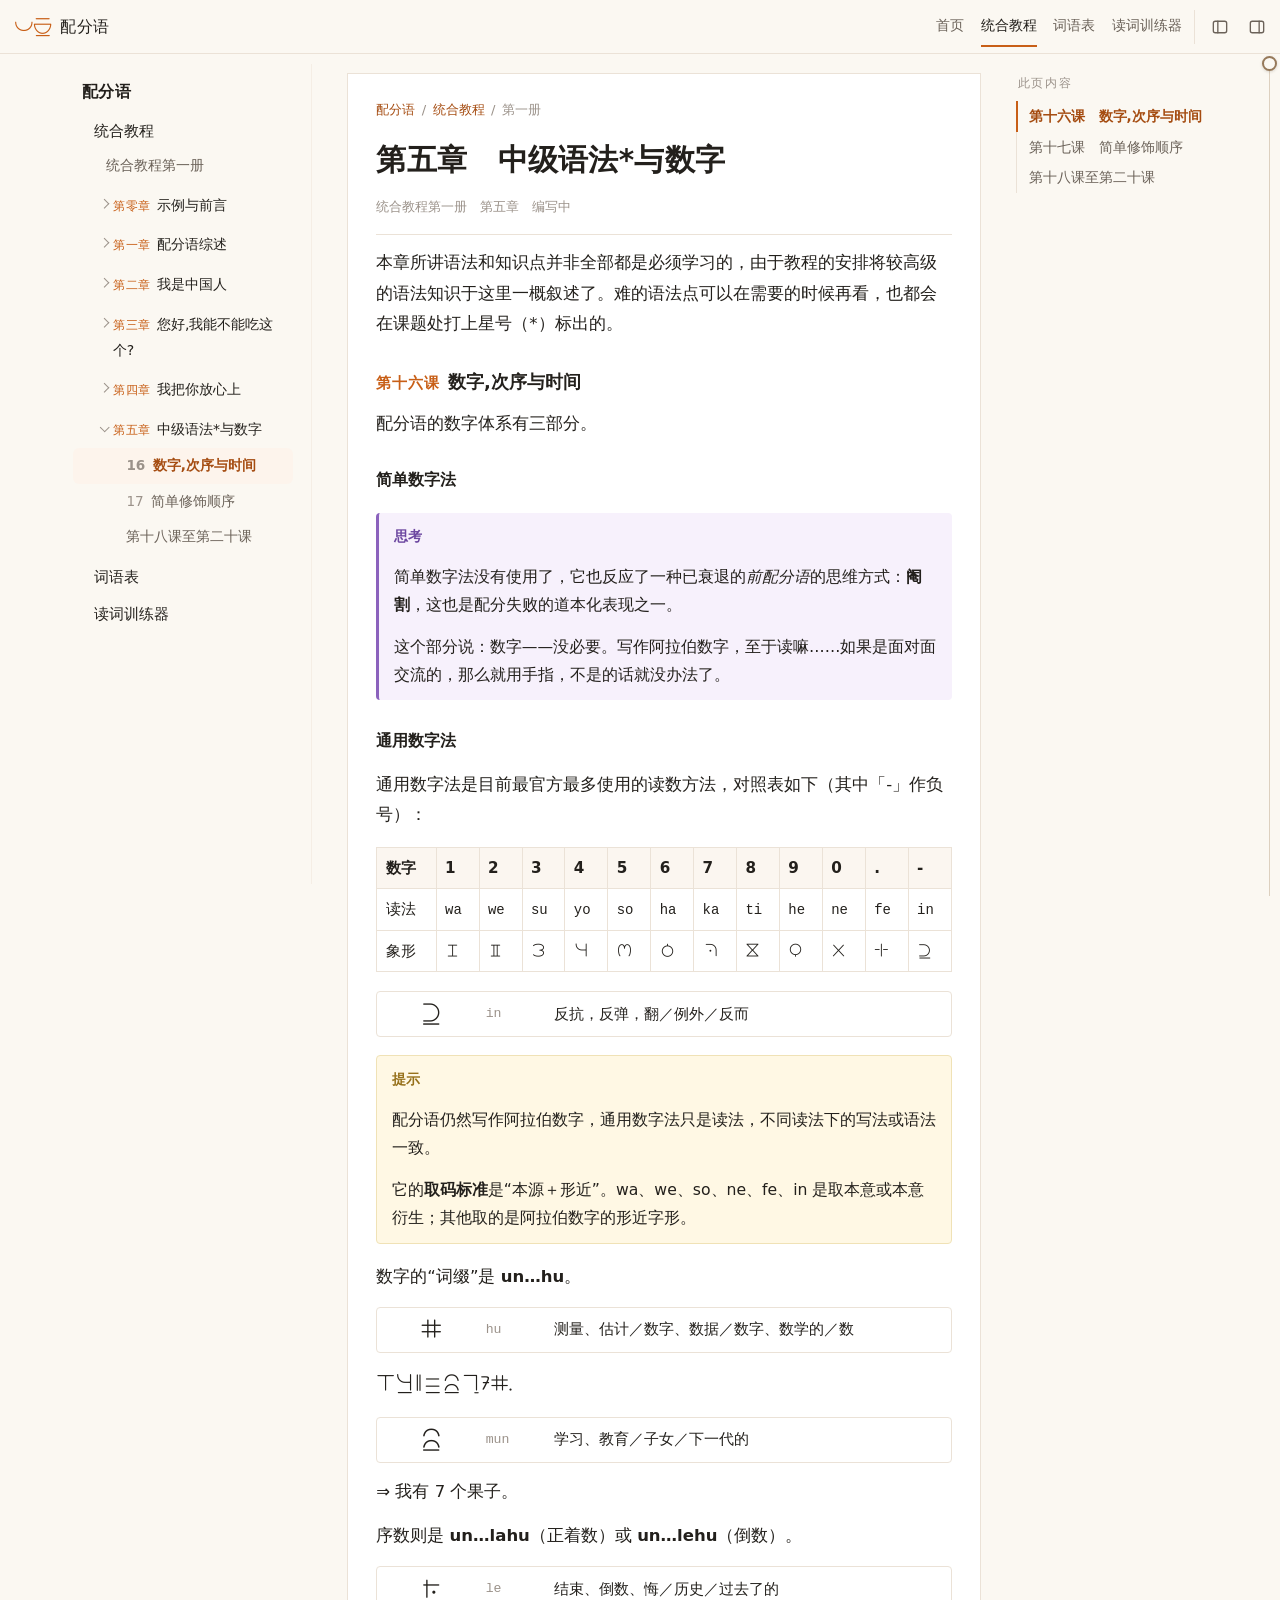
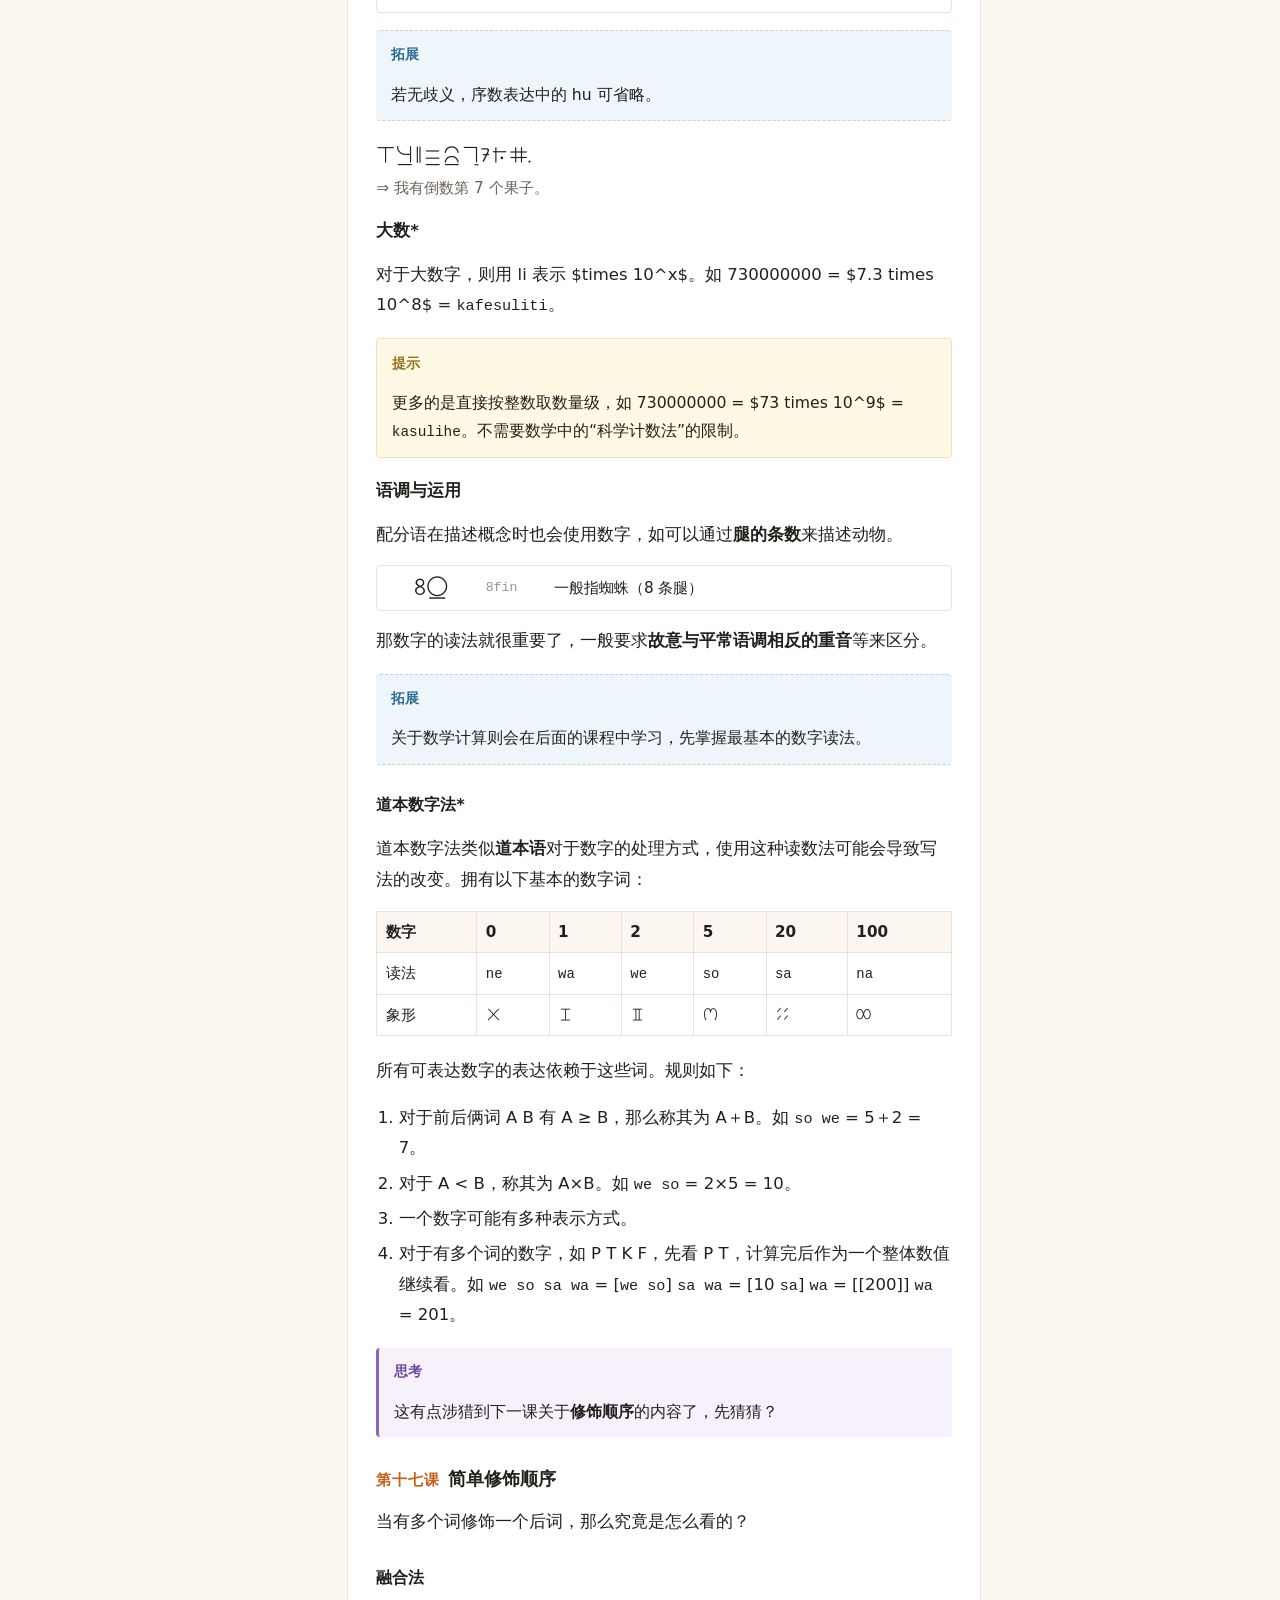
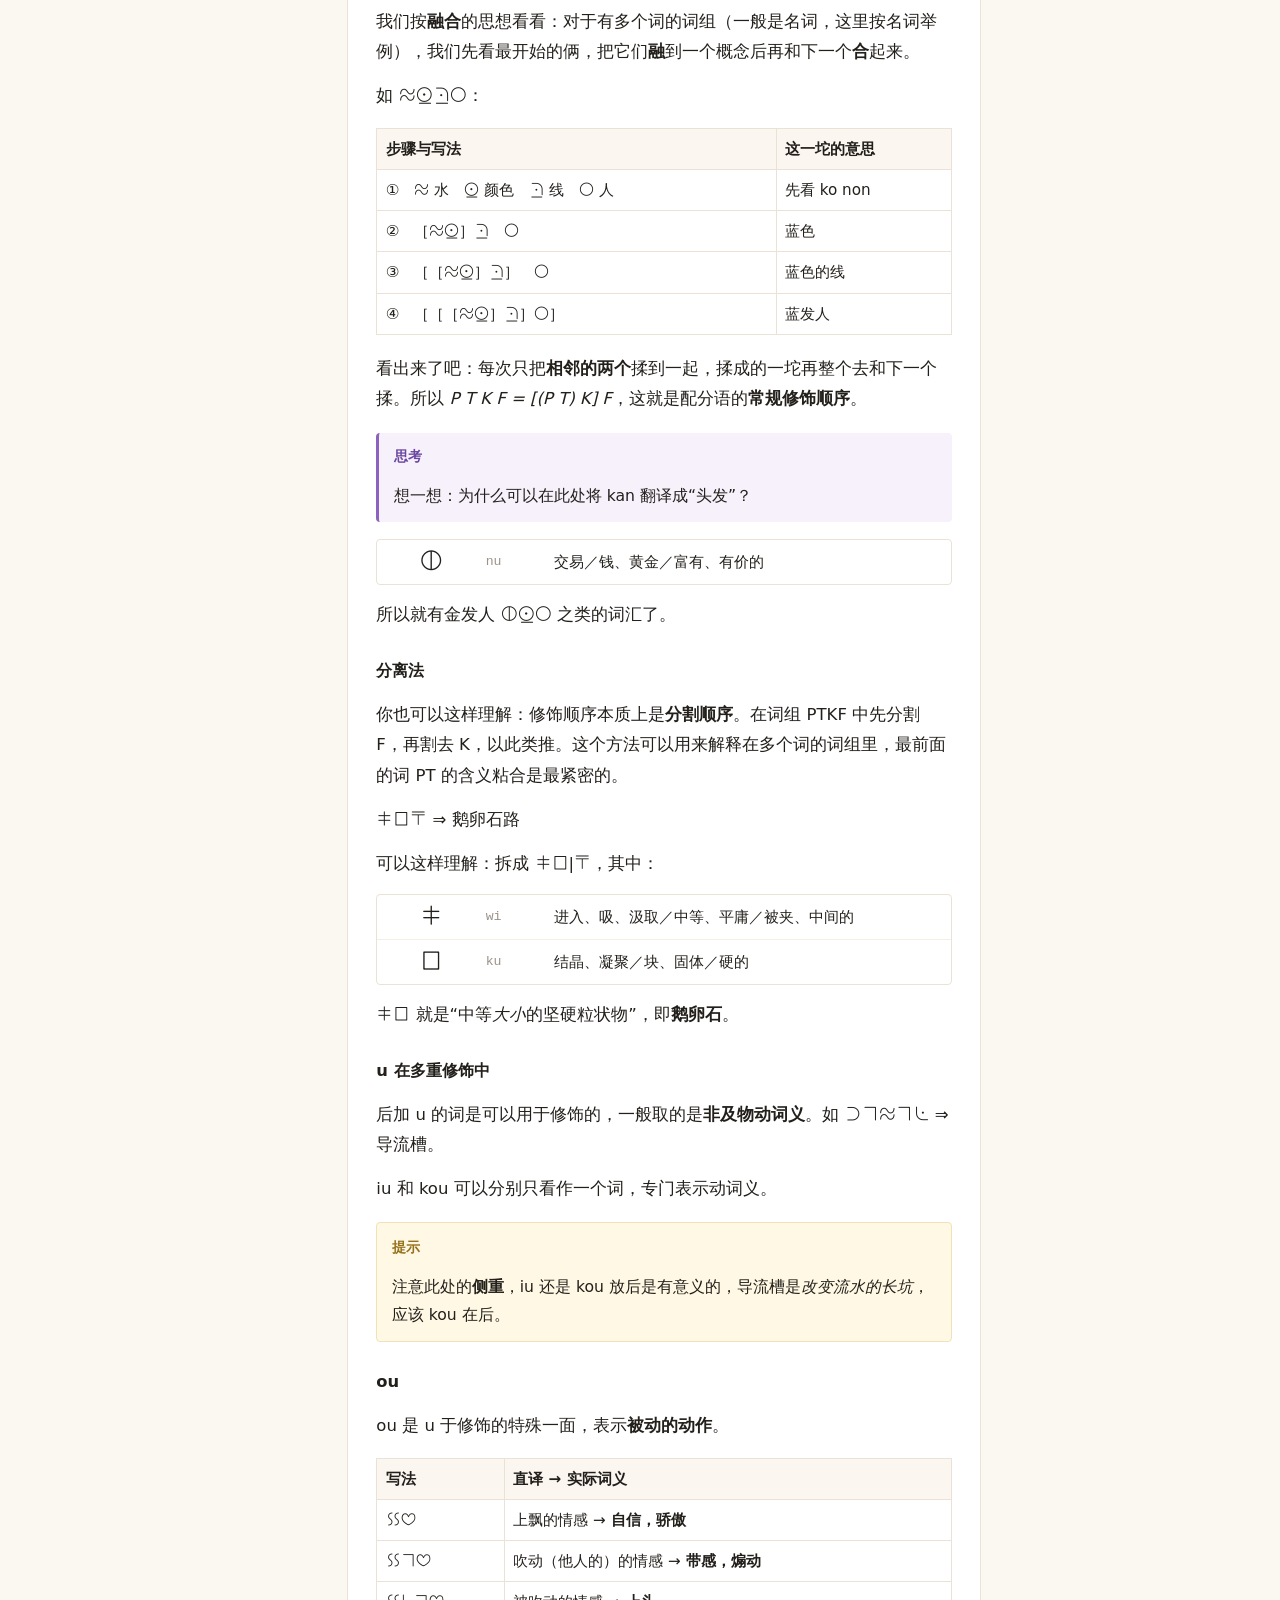
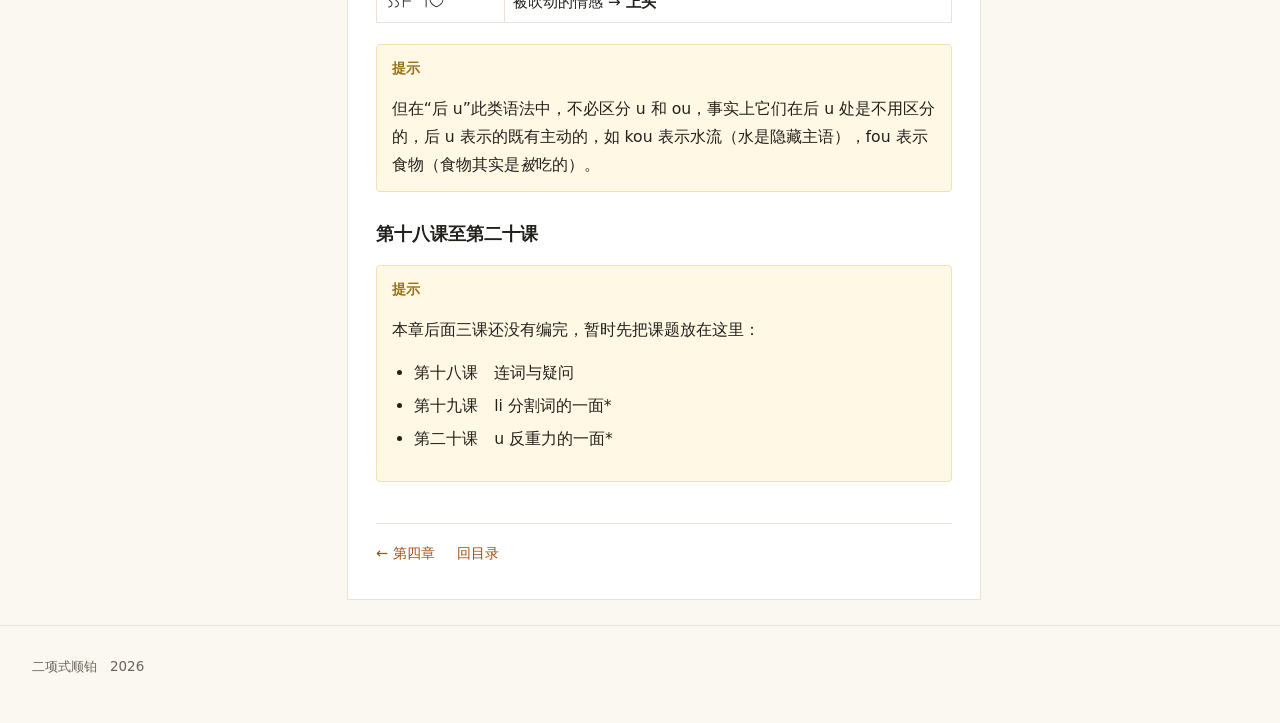
<file: ch05.html>
<!doctype html>
<html lang="zh-CN">
<head>
<meta charset="utf-8">
<meta name="viewport" content="width=device-width, initial-scale=1">
<title>第五章 中级语法*与数字｜统合教程</title>
<meta name="description" content="统合教程第五章：第十六课 数字、次序与时间，第十七课 简单修饰顺序（融合法、分离法、ou）；第十八至二十课尚未编完。">
<meta name="theme-color" content="#c85f17">
<link rel="stylesheet" href="assets/font-fefenpefon.css">
<link rel="stylesheet" href="assets/base.css">
</head>
<body>

<header class="bar">
  <button class="menu-btn" id="navOpen" aria-label="打开目录" aria-expanded="false" aria-controls="nav">
    <span class="bars" aria-hidden="true"><i></i><i></i><i></i></span>
  </button>
  <a class="brand" href="index.html">
    <span class="brand-mark" aria-hidden="true">pe fon</span>
    <span class="brand-name">配分语</span>
  </a>
  <nav class="bar-nav" aria-label="主站">
    <a href="index.html">首页</a>
    <a href="tutorial.html" class="is-here">统合教程</a>
    <a href="words.html">词语表</a>
    <a href="trainer.html">读词训练器</a>
  </nav>
  <div class="bar-tools">
    <button class="icon-btn" id="toggleSide" type="button" aria-label="收起目录" aria-pressed="false" title="收起目录" data-hide="收起目录" data-show="展开目录">
      <svg viewBox="0 0 20 20" width="18" height="18" aria-hidden="true"><rect x="2.6" y="3.6" width="14.8" height="12.8" rx="2.2"/><path d="M7.6 3.6v12.8"/></svg>
    </button>
    <button class="icon-btn" id="toggleRail" type="button" aria-label="收起大纲" aria-pressed="false" title="收起大纲" data-hide="收起大纲" data-show="展开大纲">
      <svg viewBox="0 0 20 20" width="18" height="18" aria-hidden="true"><rect x="2.6" y="3.6" width="14.8" height="12.8" rx="2.2"/><path d="M12.4 3.6v12.8"/></svg>
    </button>
  </div>
</header>

<div class="scrim" id="scrim" hidden></div>

<div class="layout layout--doc">

  <aside class="side" id="nav" aria-label="目录">
    <div class="side-head"><span>目录</span><button class="close-btn" id="navClose" aria-label="关闭目录">✕</button></div>
    <div class="tree">
      <a class="lv1" href="index.html">配分语</a>
      <a class="lv2" href="tutorial.html">统合教程</a>
      <span class="lv3">统合教程第一册</span>

      <details>
        <summary><span class="no">第零章</span>示例与前言</summary>
        <ul>
          <li><a href="ch00.html#sample">示例展示</a></li>
          <li><a href="ch00.html#foreword">前言</a></li>
          <li><a href="ch00.html#thanks">鸣谢名单</a></li>
        </ul>
      </details>

      <details>
        <summary><span class="no">第一章</span>配分语综述</summary>
        <ul>
          <li><a href="ch01.html#letters">字母与读音</a></li>
          <li><a href="ch01.html#syllable">音节与合法</a></li>
          <li><a href="ch01.html#drill">练习</a></li>
          <li><a href="ch01.html#writing">书写方式</a></li>
          <li><a href="ch01.html#vocab">词汇</a></li>
          <li><a href="ch01.html#habits">其他习惯</a></li>
        </ul>
      </details>

      <details>
        <summary><span class="no">第二章</span>我是中国人</summary>
        <ul>
          <li><a href="ch02.html#lesson-01"><span class="no">01</span>你我他</a></li>
          <li><a href="ch02.html#lesson-02"><span class="no">02</span>这是</a></li>
          <li><a href="ch02.html#lesson-03"><span class="no">03</span>朋友!</a></li>
          <li><a href="ch02.html#lesson-04"><span class="no">04</span>大象终于意识到了自己的大</a></li>
          <li><a href="ch02.html#lesson-05"><span class="no">05</span>KONITIWA,中国!</a></li>
          <li><a href="ch02.html#extra">拓展阅读</a></li>
          <li><a href="ch02.html#exercise">章末练习</a></li>
        </ul>
      </details>

      <details>
        <summary><span class="no">第三章</span>您好,我能不能吃这个?</summary>
        <ul>
          <li><a href="ch03.html#lesson-06"><span class="no">06</span>否定</a></li>
          <li><a href="ch03.html#lesson-07"><span class="no">07</span>情态标记</a></li>
          <li><a href="ch03.html#lesson-08"><span class="no">08</span>祈使句与省略</a></li>
          <li><a href="ch03.html#lesson-09"><span class="no">09</span>更多人称与一般疑问句</a></li>
          <li><a href="ch03.html#lesson-10"><span class="no">10</span>E,中国!</a></li>
          <li><a href="ch03.html#poem">拓展：配分语诗歌</a></li>
          <li><a href="ch03.html#exercise">单元练习</a></li>
        </ul>
      </details>

      <details>
        <summary><span class="no">第四章</span>我把你放心上</summary>
        <ul>
          <li><a href="ch04.html#lesson-11"><span class="no">11</span>介与词</a></li>
          <li><a href="ch04.html#lesson-12"><span class="no">12</span>特别词:yon,li,u</a></li>
          <li><a href="ch04.html#lesson-13"><span class="no">13</span>使动思维</a></li>
          <li><a href="ch04.html#lesson-14"><span class="no">14</span>连动与把被句</a></li>
          <li><a href="ch04.html#lesson-15"><span class="no">15</span>这样的话,我说……</a></li>
          <li><a href="ch04.html#lyric">拓展：配分语歌词</a></li>
          <li><a href="ch04.html#exercise">章末练习</a></li>
        </ul>
      </details>

      <details open>
        <summary><span class="no">第五章</span>中级语法*与数字</summary>
        <ul>
          <li><a href="ch05.html#lesson-16" class="is-here"><span class="no">16</span>数字,次序与时间</a></li>
          <li><a href="ch05.html#lesson-17"><span class="no">17</span>简单修饰顺序</a></li>
          <li><a href="ch05.html#pending">第十八课至第二十课</a></li>
        </ul>
      </details>

      <a class="lv2" href="words.html">词语表</a>
      <a class="lv2" href="trainer.html">读词训练器</a>
    </div>
  </aside>

  <main class="doc">

    <nav class="crumb" aria-label="面包屑">
      <a href="index.html">配分语</a><span class="sep">/</span>
      <a href="tutorial.html">统合教程</a><span class="sep">/</span>
      <span>第一册</span>
    </nav>

    <h1>第五章　中级语法*与数字</h1>
    <p class="doc-meta">统合教程第一册　第五章　编写中</p>

    <p>本章所讲语法和知识点并非全部都是必须学习的，由于教程的安排将较高级的语法知识于这里一概叙述了。难的语法点可以在需要的时候再看，也都会在课题处打上星号（*）标出的。</p>

    <!-- ============ 第十六课 ============ -->
    <h2 id="lesson-16"><span class="no">第十六课</span>数字,次序与时间</h2>

    <p>配分语的数字体系有三部分。</p>

    <h3>简单数字法</h3>

    <div class="card think">
      <p class="t">思考</p>
      <p>简单数字法没有使用了，它也反应了一种已衰退的<i>前配分语</i>的思维方式：<b>阉割</b>，这也是配分失败的道本化表现之一。</p>
      <p>这个部分说：数字——没必要。写作阿拉伯数字，至于读嘛……如果是面对面交流的，那么就用手指，不是的话就没办法了。</p>
    </div>

    <h3>通用数字法</h3>

    <p>通用数字法是目前最官方最多使用的读数方法，对照表如下（其中「-」作负号）：</p>

    <div class="scrollx">
      <table>
        <thead><tr><th>数字</th><th>1</th><th>2</th><th>3</th><th>4</th><th>5</th><th>6</th><th>7</th><th>8</th><th>9</th><th>0</th><th>.</th><th>-</th></tr></thead>
        <tbody>
          <tr><td>读法</td><td><span class="lat">wa</span></td><td><span class="lat">we</span></td><td><span class="lat">su</span></td><td><span class="lat">yo</span></td><td><span class="lat">so</span></td><td><span class="lat">ha</span></td><td><span class="lat">ka</span></td><td><span class="lat">ti</span></td><td><span class="lat">he</span></td><td><span class="lat">ne</span></td><td><span class="lat">fe</span></td><td><span class="lat">in</span></td></tr>
          <tr><td>象形</td><td><span class="p">wa</span></td><td><span class="p">we</span></td><td><span class="p">su</span></td><td><span class="p">yo</span></td><td><span class="p">so</span></td><td><span class="p">ha</span></td><td><span class="p">ka</span></td><td><span class="p">ti</span></td><td><span class="p">he</span></td><td><span class="p">ne</span></td><td><span class="p">fe</span></td><td><span class="p">in</span></td></tr>
        </tbody>
      </table>
    </div>

    <div class="wl">
      <div class="row"><span class="pic">in</span><span class="lat">in</span><span class="def">反抗，反弹，翻／例外／反而</span></div>
    </div>

    <div class="card tip">
      <p class="t">提示</p>
      <p>配分语仍然写作阿拉伯数字，通用数字法只是读法，不同读法下的写法或语法一致。</p>
      <p>它的<b>取码标准</b>是“本源＋形近”。wa、we、so、ne、fe、in 是取本意或本意衍生；其他取的是阿拉伯数字的形近字形。</p>
    </div>

    <p>数字的“词缀”是 <b>un…hu</b>。</p>

    <div class="wl">
      <div class="row"><span class="pic">hu</span><span class="lat">hu</span><span class="def">测量、估计／数字、数据／数字、数学的／数</span></div>
    </div>

    <div class="ex"><div class="pefon">mi yon e pon mun un 7 hu.</div></div>

    <div class="wl">
      <div class="row"><span class="pic">mun</span><span class="lat">mun</span><span class="def">学习、教育／子女／下一代的</span></div>
    </div>

    <p>⇒ 我有 7 个果子。</p>

    <p>序数则是 <b>un…lahu</b>（正着数）或 <b>un…lehu</b>（倒数）。</p>

    <div class="wl">
      <div class="row"><span class="pic">le</span><span class="lat">le</span><span class="def">结束、倒数、悔／历史／过去了的</span></div>
    </div>

    <div class="card ext">
      <p class="t">拓展</p>
      <p>若无歧义，序数表达中的 hu 可省略。</p>
    </div>

    <div class="ex"><div class="pefon">mi yon e pon mun un 7 le hu.</div><div class="zh">⇒ 我有倒数第 7 个果子。</div></div>

    <p><b>大数*</b></p>
    <p>对于大数字，则用 li 表示 $times 10^x$。如 730000000 = $7.3 times 10^8$ = <span class="lat">kafesuliti</span>。</p>

    <div class="card tip">
      <p class="t">提示</p>
      <p>更多的是直接按整数取数量级，如 730000000 = $73 times 10^9$ = <span class="lat">kasulihe</span>。不需要数学中的“科学计数法”的限制。</p>
    </div>

    <p><b>语调与运用</b></p>
    <p>配分语在描述概念时也会使用数字，如可以通过<b>腿的条数</b>来描述动物。</p>

    <div class="wl">
      <div class="row"><span class="pic">8fin</span><span class="lat">8fin</span><span class="def">一般指蜘蛛（8 条腿）</span></div>
    </div>

    <p>那数字的读法就很重要了，一般要求<b>故意与平常语调相反的重音</b>等来区分。</p>

    <div class="card ext">
      <p class="t">拓展</p>
      <p>关于数学计算则会在后面的课程中学习，先掌握最基本的数字读法。</p>
    </div>

    <h3>道本数字法*</h3>

    <p>道本数字法类似<b>道本语</b>对于数字的处理方式，使用这种读数法可能会导致写法的改变。拥有以下基本的数字词：</p>

    <div class="scrollx">
      <table>
        <thead><tr><th>数字</th><th>0</th><th>1</th><th>2</th><th>5</th><th>20</th><th>100</th></tr></thead>
        <tbody>
          <tr><td>读法</td><td><span class="lat">ne</span></td><td><span class="lat">wa</span></td><td><span class="lat">we</span></td><td><span class="lat">so</span></td><td><span class="lat">sa</span></td><td><span class="lat">na</span></td></tr>
          <tr><td>象形</td><td><span class="p">ne</span></td><td><span class="p">wa</span></td><td><span class="p">we</span></td><td><span class="p">so</span></td><td><span class="p">sa</span></td><td><span class="p">na</span></td></tr>
        </tbody>
      </table>
    </div>

    <p>所有可表达数字的表达依赖于这些词。规则如下：</p>
    <ol>
      <li>对于前后俩词 A B 有 A ≥ B，那么称其为 A＋B。如 <span class="lat">so we</span> = 5＋2 = 7。</li>
      <li>对于 A &lt; B，称其为 A×B。如 <span class="lat">we so</span> = 2×5 = 10。</li>
      <li>一个数字可能有多种表示方式。</li>
      <li>对于有多个词的数字，如 P T K F，先看 P T，计算完后作为一个整体数值继续看。如 <span class="lat">we so sa wa</span> = [<span class="lat">we so</span>] <span class="lat">sa wa</span> = [10 <span class="lat">sa</span>] <span class="lat">wa</span> = [[200]] <span class="lat">wa</span> = 201。</li>
    </ol>

    <div class="card think">
      <p class="t">思考</p>
      <p>这有点涉猎到下一课关于<b>修饰顺序</b>的内容了，先猜猜？</p>
    </div>

    <!-- ============ 第十七课 ============ -->
    <h2 id="lesson-17"><span class="no">第十七课</span>简单修饰顺序</h2>

    <p>当有多个词修饰一个后词，那么究竟是怎么看的？</p>

    <h3>融合法</h3>

    <p>我们按<b>融合</b>的思想看看：对于有多个词的词组（一般是名词，这里按名词举例），我们先看最开始的俩，把它们<b>融</b>到一个概念后再和下一个<b>合</b>起来。</p>

    <p>如 <span class="p">ko non kan fi</span>：</p>

    <div class="scrollx">
      <table>
        <thead><tr><th>步骤与写法</th><th>这一坨的意思</th></tr></thead>
        <tbody>
          <tr><td>①　<span class="p">ko</span> 水　<span class="p">non</span> 颜色　<span class="p">kan</span> 线　<span class="p">fi</span> 人</td><td>先看 ko non</td></tr>
          <tr><td>②　［<span class="p">ko non</span>］<span class="p">kan</span>　<span class="p">fi</span></td><td>蓝色</td></tr>
          <tr><td>③　［［<span class="p">ko non</span>］<span class="p">kan</span>］　<span class="p">fi</span></td><td>蓝色的线</td></tr>
          <tr><td>④　［［［<span class="p">ko non</span>］<span class="p">kan</span>］<span class="p">fi</span>］</td><td>蓝发人</td></tr>
        </tbody>
      </table>
    </div>

    <p>看出来了吧：每次只把<b>相邻的两个</b>揉到一起，揉成的一坨再整个去和下一个揉。所以 <i>P T K F = [(P T) K] F</i>，这就是配分语的<b>常规修饰顺序</b>。</p>

    <div class="card think">
      <p class="t">思考</p>
      <p>想一想：为什么可以在此处将 kan 翻译成“头发”？</p>
    </div>

    <div class="wl">
      <div class="row"><span class="pic">nu</span><span class="lat">nu</span><span class="def">交易／钱、黄金／富有、有价的</span></div>
    </div>

    <p>所以就有金发人 <span class="p">nu non fi</span> 之类的词汇了。</p>

    <h3>分离法</h3>

    <p>你也可以这样理解：修饰顺序本质上是<b>分割顺序</b>。在词组 PTKF 中先分割 F，再割去 K，以此类推。这个方法可以用来解释在多个词的词组里，最前面的词 PT 的含义粘合是最紧密的。</p>

    <p><span class="p">wi ku to</span> ⇒ 鹅卵石路</p>
    <p>可以这样理解：拆成 <span class="p">wi ku</span>|<span class="p">to</span>，其中：</p>

    <div class="wl">
      <div class="row"><span class="pic">wi</span><span class="lat">wi</span><span class="def">进入、吸、汲取／中等、平庸／被夹、中间的</span></div>
      <div class="row"><span class="pic">ku</span><span class="lat">ku</span><span class="def">结晶、凝聚／块、固体／硬的</span></div>
    </div>

    <p><span class="p">wi ku</span> 就是“中等<i>大小</i>的坚硬粒状物”，即<b>鹅卵石</b>。</p>

    <h3>u 在多重修饰中</h3>

    <p>后加 u 的词是可以用于修饰的，一般取的是<b>非及物动词义</b>。如 <span class="p">i u ko u ke</span> ⇒ 导流槽。</p>
    <p>iu 和 kou 可以分别只看作一个词，专门表示动词义。</p>

    <div class="card tip">
      <p class="t">提示</p>
      <p>注意此处的<b>侧重</b>，iu 还是 kou 放后是有意义的，导流槽是<i>改变流水的长坑</i>，应该 kou 在后。</p>
    </div>

    <h3>ou</h3>

    <p>ou 是 u 于修饰的特殊一面，表示<b>被动的动作</b>。</p>

    <div class="scrollx">
      <table>
        <thead><tr><th>写法</th><th>直译 → 实际词义</th></tr></thead>
        <tbody>
          <tr><td><span class="p">ki ho</span></td><td>上飘的情感 → <b>自信，骄傲</b></td></tr>
          <tr><td><span class="p">ki u ho</span></td><td>吹动（他人的）的情感 → <b>带感，煽动</b></td></tr>
          <tr><td><span class="p">ki o u ho</span></td><td>被吹动的情感 → <b>上头</b></td></tr>
        </tbody>
      </table>
    </div>

    <div class="card tip">
      <p class="t">提示</p>
      <p>但在“后 u”此类语法中，不必区分 u 和 ou，事实上它们在后 u 处是不用区分的，后 u 表示的既有主动的，如 kou 表示水流（水是隐藏主语），fou 表示食物（食物其实是<i>被</i>吃的）。</p>
    </div>

    <!-- ============ 尚未编完 ============ -->
    <h2 id="pending">第十八课至第二十课</h2>

    <div class="card tip">
      <p class="t">提示</p>
      <p>本章后面三课还没有编完，暂时先把课题放在这里：</p>
      <ul>
        <li>第十八课　连词与疑问</li>
        <li>第十九课　li 分割词的一面*</li>
        <li>第二十课　u 反重力的一面*</li>
      </ul>
    </div>

    <div class="pager">
      <a href="ch04.html">← 第四章</a>
      <a href="tutorial.html">回目录</a>
    </div>

  </main>

  <aside class="rail" aria-label="此页内容">
    <p class="rail-title">此页内容</p>
    <ul>
      <li><a href="#lesson-16">第十六课　数字,次序与时间</a></li>
      <li><a href="#lesson-17">第十七课　简单修饰顺序</a></li>
      <li><a href="#pending">第十八课至第二十课</a></li>
    </ul>
  </aside>

</div>

<footer class="foot">
  <p>二项式顺铂　2026</p>
</footer>

<script>
(function () {
  var body = document.body;
  var openBtn = document.getElementById('navOpen');
  var closeBtn = document.getElementById('navClose');
  var scrim = document.getElementById('scrim');
  var nav = document.getElementById('nav');

  function setNav(on) {
    body.classList.toggle('nav-open', on);
    openBtn.setAttribute('aria-expanded', on ? 'true' : 'false');
    scrim.hidden = !on;
    if (on) { closeBtn.focus(); } else { openBtn.focus(); }
  }
  openBtn.addEventListener('click', function () { setNav(true); });
  closeBtn.addEventListener('click', function () { setNav(false); });
  scrim.addEventListener('click', function () { setNav(false); });
  document.addEventListener('keydown', function (e) {
    if (e.key === 'Escape' && body.classList.contains('nav-open')) setNav(false);
  });
  nav.addEventListener('click', function (e) { if (e.target.closest('a')) setNav(false); });

  function initToggle(btnId, cls, key) {
    var btn = document.getElementById(btnId);
    if (!btn) return;
    function apply(on) {
      body.classList.toggle(cls, on);
      btn.setAttribute('aria-pressed', on ? 'true' : 'false');
      var label = on ? btn.getAttribute('data-show') : btn.getAttribute('data-hide');
      btn.setAttribute('aria-label', label);
      btn.title = label;
    }
    var saved = false;
    try { saved = localStorage.getItem(key) === '1'; } catch (err) { saved = false; }
    apply(saved);
    btn.addEventListener('click', function () {
      var on = !body.classList.contains(cls);
      apply(on);
      try { localStorage.setItem(key, on ? '1' : '0'); } catch (err) {}
    });
  }
  initToggle('toggleSide', 'no-side', 'pf-no-side');
  initToggle('toggleRail', 'no-rail', 'pf-no-rail');

  var railLinks = [].slice.call(document.querySelectorAll('.rail a[href^="#"]'));
  var heads = railLinks.map(function (a) { return document.getElementById(a.getAttribute('href').slice(1)); }).filter(Boolean);
  if (heads.length) {
    var ticking = false;
    function spy() {
      var line = 96, cur = heads[0];
      heads.forEach(function (h) { if (h.getBoundingClientRect().top <= line) cur = h; });
      railLinks.forEach(function (a) { a.classList.toggle('is-active', a.getAttribute('href') === '#' + cur.id); });
      ticking = false;
    }
    window.addEventListener('scroll', function () { if (!ticking) { ticking = true; requestAnimationFrame(spy); } }, { passive: true });
    spy();
  }
})();
</script>
<script src="assets/scroll-ring.js"></script>

</body>
</html>
</file>
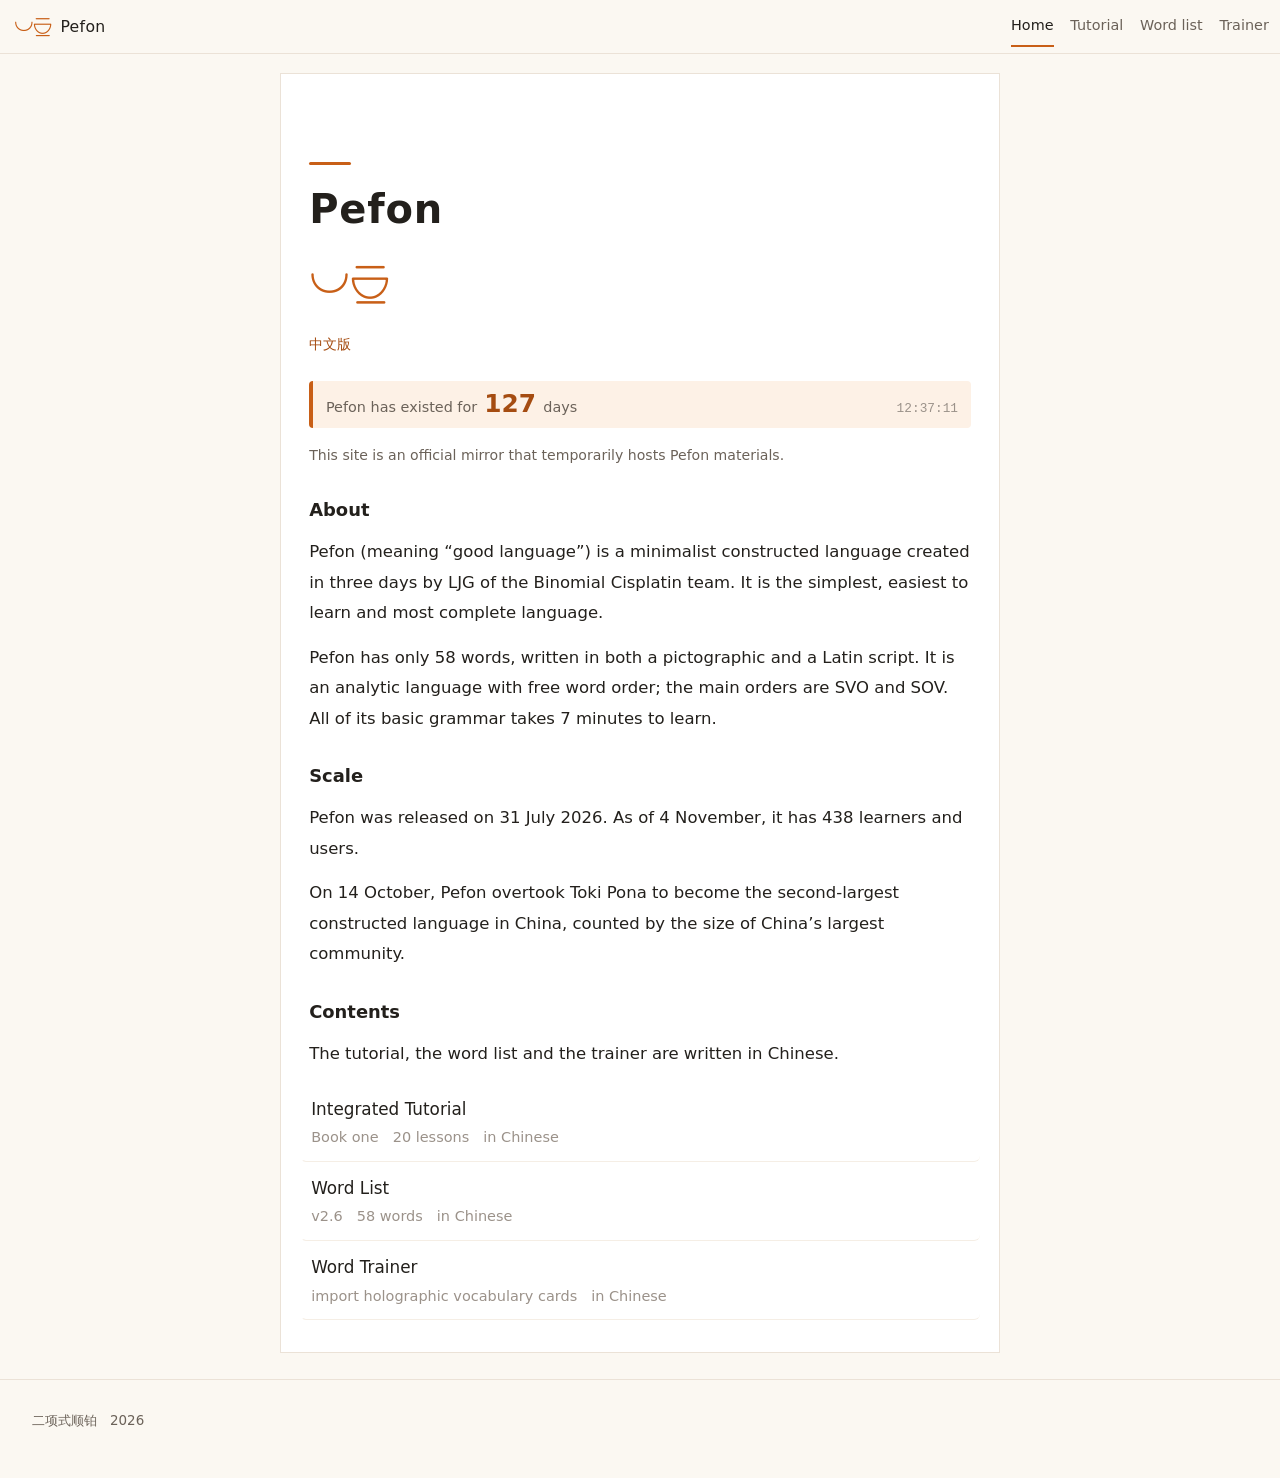
<file: index-en.html>
<!doctype html>
<html lang="en">
<head>
<meta charset="utf-8">
<meta name="viewport" content="width=device-width, initial-scale=1">
<title>Pefon</title>
<meta name="description" content="Pefon (“good language”) is a minimalist constructed language by LJG of the Binomial Cisplatin team: 58 words, pictographic and Latin scripts, free word order, main orders SVO or SOV.">
<meta name="theme-color" content="#c85f17">
<link rel="alternate" hreflang="zh-CN" href="index.html">
<link rel="alternate" hreflang="en" href="index-en.html">
<link rel="stylesheet" href="assets/font-fefenpefon.css">
<link rel="stylesheet" href="assets/base.css">
</head>
<body>

<header class="bar">
  <a class="brand" href="index-en.html">
    <span class="brand-mark" aria-hidden="true">pe fon</span>
    <span class="brand-name">Pefon</span>
  </a>
  <nav class="bar-nav" aria-label="Site">
    <a href="index-en.html" class="is-here">Home</a>
    <a href="tutorial.html">Tutorial</a>
    <a href="words.html">Word list</a>
    <a href="trainer.html">Trainer</a>
  </nav>
</header>

<div class="layout layout--home">

  <main class="doc">

    <header class="cover">
      <div class="rule"></div>
      <h1>Pefon</h1>
      <span class="pf" aria-label="pefon">pe fon</span>
      <p class="lang"><a href="index.html" hreflang="zh-CN" lang="zh-CN">中文版</a></p>
    </header>

    <div class="clock">
      <span>Pefon has existed for</span>
      <span class="cl-num" id="clD">—</span>
      <span>days</span>
      <span class="cl-time" id="clT"></span>
    </div>

    <p class="notice">This site is an official mirror that temporarily hosts Pefon materials.</p>

    <h2 id="about">About</h2>

    <p>Pefon (meaning “good language”) is a minimalist constructed language created in three days by LJG of the Binomial Cisplatin team. It is the simplest, easiest to learn and most complete language.</p>
    <p>Pefon has only 58 words, written in both a pictographic and a Latin script. It is an analytic language with free word order; the main orders are SVO and SOV. All of its basic grammar takes 7 minutes to learn.</p>

    <h2 id="scale">Scale</h2>

    <p>Pefon was released on 31 July 2026. As of 4 November, it has 438 learners and users.</p>
    <p>On 14 October, Pefon overtook Toki Pona to become the second-largest constructed language in China, counted by the size of China’s largest community.</p>

    <h2 id="contents">Contents</h2>

    <p>The tutorial, the word list and the trainer are written in Chinese.</p>

    <a class="entry" href="tutorial.html">
      <span class="tt">Integrated Tutorial<span class="note">Book one　20 lessons　in Chinese</span></span>
    </a>

    <a class="entry" href="words.html">
      <span class="tt">Word List<span class="note">v2.6　58 words　in Chinese</span></span>
    </a>

    <a class="entry" href="trainer.html">
      <span class="tt">Word Trainer<span class="note">import holographic vocabulary cards　in Chinese</span></span>
    </a>

  </main>

</div>

<footer class="foot">
  <p>二项式顺铂　2026</p>
</footer>

<script>
/* 诞生计时：从 2026-07-31 00:00（UTC+8）起算 */
(function () {
  var start = Date.UTC(2026, 6, 30, 16, 0, 0);
  var dEl = document.getElementById('clD');
  var tEl = document.getElementById('clT');
  if (!dEl || !tEl) return;
  function pad(n) { return (n < 10 ? '0' : '') + n; }
  function tick() {
    var s = Math.max(0, Math.floor((Date.now() - start) / 1000));
    var d = Math.floor(s / 86400);
    dEl.textContent = d;
    tEl.textContent = pad(Math.floor(s % 86400 / 3600)) + ':' +
                      pad(Math.floor(s % 3600 / 60)) + ':' + pad(s % 60);
  }
  tick();
  setInterval(tick, 1000);
})();
</script>

</body>
</html>
</file>
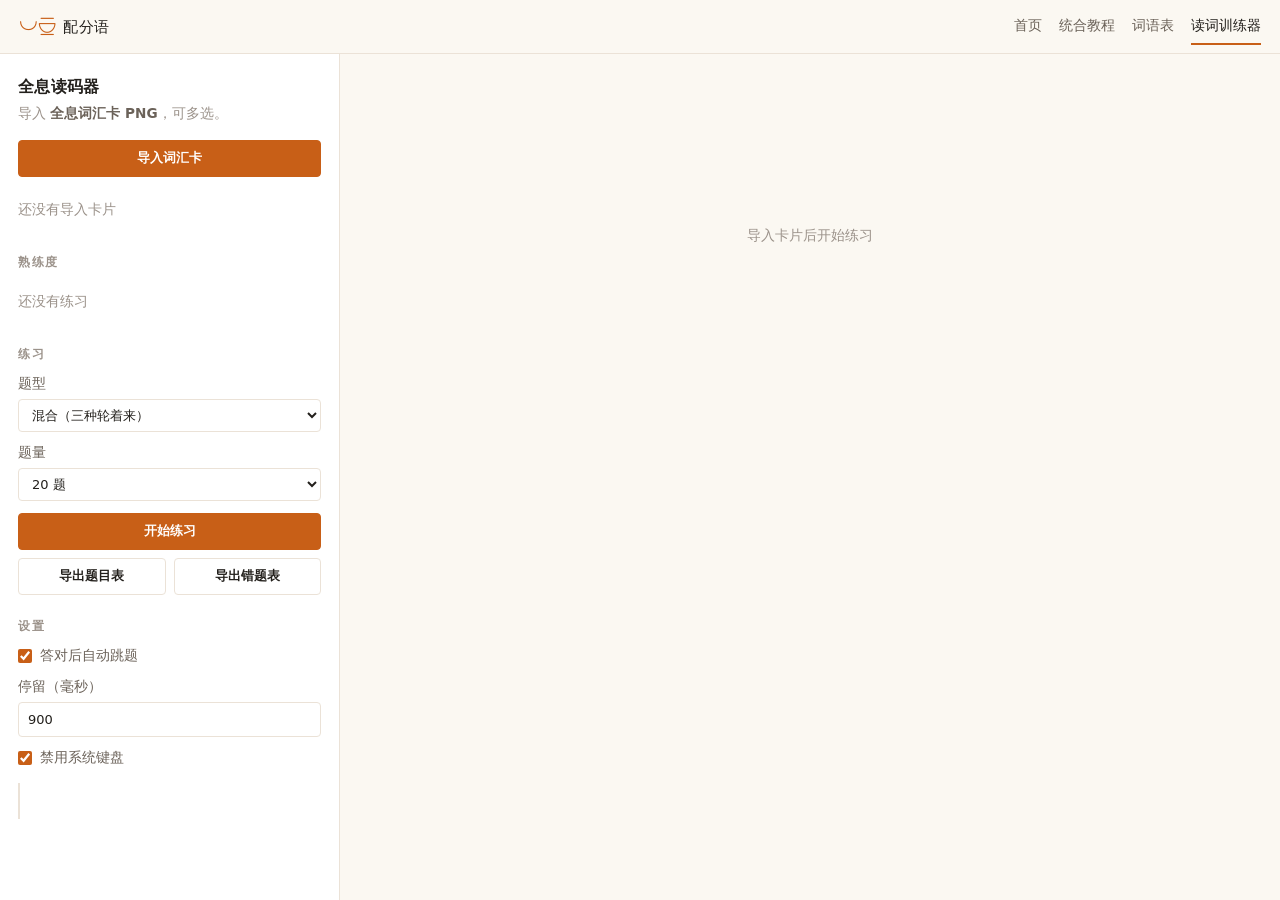
<file: trainer.html>
<!doctype html>
<html lang="zh-CN">
<head>
<meta charset="utf-8">
<meta name="viewport" content="width=device-width, initial-scale=1, viewport-fit=cover">
<title>读词训练器｜配分语</title>
<link rel="stylesheet" href="assets/font-fefenpefon.css">
<style>
/* ============================================================
   配分语站 · 读词训练器样式（配色与正文页一致）
   ============================================================ */
:root {
  --bg: #fbf8f2;
  --paper: #ffffff;
  --wash: #fdf4ec;
  --ink: #23201c;
  --ink-2: #6b6259;
  --ink-3: #9b928a;
  --line: #ebe2d7;
  --line-2: #f5eee5;
  --orange: #c85f17;
  --orange-d: #a54c11;
  --green: #3f7a2e;
  --green-bg: #e9f4e4;
  --green-line: #a8c99b;
  --red: #b0393f;
  --red-bg: #fbe9e9;
  --red-line: #e2b3b3;
  --bar: 3.4rem;
  --hei: "PingFang SC", "Heiti SC", "Source Han Sans SC", "Noto Sans CJK SC",
    "Microsoft YaHei", "SimHei", "WenQuanYi Micro Hei", system-ui, sans-serif;
  --sans: "PingFang SC", "Hiragino Sans GB", "Noto Sans CJK SC",
    "Source Han Sans SC", "Microsoft YaHei", system-ui, -apple-system, sans-serif;
  --mono: ui-monospace, "SF Mono", "Cascadia Mono", Consolas, monospace;
}

* { box-sizing: border-box; }

/* 和站内其他页面一样：隐藏系统滚动条，滚动照旧 */
.panel,
.stage { scrollbar-width: none; }

.panel::-webkit-scrollbar,
.stage::-webkit-scrollbar { width: 0; height: 0; }

html { height: 100%; -webkit-text-size-adjust: 100%; }

body {
  margin: 0;
  height: 100vh;
  height: 100dvh;
  overflow: hidden;
  display: grid;
  grid-template-columns: 340px 1fr;
  grid-template-rows: auto 1fr;
  background: var(--bg);
  color: var(--ink);
  font: 13px/1.6 var(--sans);
  -webkit-font-smoothing: antialiased;
}

/* ---------- 顶栏 ---------- */
.tbar {
  grid-column: 1 / -1;
  display: flex;
  align-items: center;
  gap: 1rem;
  height: var(--bar);
  padding: 0 clamp(0.75rem, 2vw, 1.2rem);
  background: var(--bg);
  border-bottom: 1px solid var(--line);
}

.tbar a.brand {
  display: flex;
  align-items: baseline;
  gap: 0.45rem;
  text-decoration: none;
  color: var(--ink);
  margin-right: auto;
}

.tbar .brand-mark {
  font-family: "FeFenPefon", serif;
  font-size: 1.4rem;
  line-height: 1;
  color: var(--orange);
  font-variant-ligatures: common-ligatures;
  font-feature-settings: "liga" 1, "clig" 1;
}

.tbar .brand-name { font-size: 0.95rem; letter-spacing: 0.02em; }

.tbar nav {
  display: flex;
  align-items: center;
  gap: 1.05rem;
  font-size: 0.9rem;
  min-width: 0;
  overflow-x: auto;
  scrollbar-width: none;
}

.tbar nav::-webkit-scrollbar { width: 0; height: 0; }

.tbar nav a {
  color: var(--ink-2);
  text-decoration: none;
  padding: 0.35rem 0;
  border-bottom: 2px solid transparent;
}

.tbar nav a:hover { color: var(--orange-d); }

.tbar nav a.is-here {
  color: var(--ink);
  border-bottom-color: var(--orange);
}

/* ---------- 左栏 ---------- */
.panel {
  grid-column: 1;
  grid-row: 2;
  overflow: auto;
  padding: 20px 18px 40px;
  border-right: 1px solid var(--line);
  background: var(--paper);
}

.panel h1 {
  font-family: var(--hei);
  font-size: 1rem;
  font-weight: 700;
  margin: 0 0 2px;
  letter-spacing: 0.02em;
}

.panel h1 i { font-style: normal; color: var(--orange); }

.panel h2 {
  font-size: 0.72rem;
  letter-spacing: 0.14em;
  color: var(--ink-3);
  margin: 22px 0 10px;
  font-weight: 600;
}

.hint { font-size: 0.85rem; color: var(--ink-3); line-height: 1.75; margin: 0 0 14px; }
.hint b { color: var(--ink-2); }

label { display: block; margin-bottom: 10px; font-size: 0.85rem; color: var(--ink-2); }
label > span { display: block; margin-bottom: 4px; }

select,
input[type="number"] {
  width: 100%;
  background: var(--paper);
  color: var(--ink);
  border: 1px solid var(--line);
  border-radius: 4px;
  padding: 7px 9px;
  font: 13px/1.5 var(--sans);
  outline: none;
}

select:focus,
input[type="number"]:focus { border-color: var(--orange); }

label.chk { display: flex; align-items: center; gap: 8px; color: var(--ink-2); margin-bottom: 9px; cursor: pointer; }
label.chk input { accent-color: var(--orange); width: 14px; height: 14px; margin: 0; }

/* 版本号拼色小徽标 */
.vbadge {
  display: inline-flex;
  align-items: center;
  font: 700 11px/1 var(--mono);
  vertical-align: 1px;
}
.vbadge i,
.vbadge b { font-style: normal; font-weight: 700; padding: 3px 5px; border-radius: 2px; }
.vbadge em { font-style: normal; color: var(--ink-3); margin: 0 2px; }

.btns { display: flex; gap: 8px; margin: 12px 0; }

button {
  border: 1px solid var(--line);
  border-radius: 4px;
  padding: 9px 12px;
  cursor: pointer;
  font: 600 12.5px var(--sans);
  background: var(--paper);
  color: var(--ink);
  flex: 1;
  -webkit-tap-highlight-color: transparent;
  touch-action: manipulation;
  user-select: none;
}

button.main { background: var(--orange); border-color: var(--orange); color: #fff; }
button:hover { background: var(--wash); }
button.main:hover { background: var(--orange-d); border-color: var(--orange-d); }
button:disabled { opacity: 0.45; cursor: default; }

.cards { display: flex; flex-direction: column; gap: 6px; }

.card {
  border: 1px solid var(--line);
  border-radius: 5px;
  padding: 8px 10px;
  background: var(--paper);
}

.card b { color: var(--ink); font-weight: 600; font-size: 0.9rem; }
.card span { color: var(--ink-3); font-size: 0.82rem; display: block; margin-top: 2px; }

.empty { color: var(--ink-3); font-size: 0.85rem; padding: 10px 0; }

#status {
  font-size: 0.82rem;
  color: var(--ink-2);
  line-height: 1.8;
  margin-top: 14px;
  border-left: 2px solid var(--line);
  padding-left: 10px;
  min-height: 36px;
  white-space: pre-wrap;
}

#status .ok { color: var(--green); }
#status .bad { color: var(--red); }

/* 熟练度 */
#mastery .msum { font-size: 0.8rem; color: var(--ink-3); margin-bottom: 9px; }
#mastery .msum b { color: var(--ink); }
.mgroup { margin-bottom: 11px; }
.mver { display: flex; align-items: center; gap: 6px; font-size: 0.76rem; color: var(--ink-3); margin-bottom: 5px; }
.mver span { overflow: hidden; text-overflow: ellipsis; white-space: nowrap; }
.mchips { display: flex; flex-wrap: wrap; gap: 5px; }
.mchip {
  display: inline-flex;
  align-items: baseline;
  gap: 4px;
  font: 600 0.82rem/1 var(--sans);
  padding: 5px 7px;
  border-radius: 4px;
  border: 1px solid transparent;
}
.mchip i { font-style: normal; font-size: 0.68rem; opacity: 0.75; font-family: var(--mono); }

/* ---------- 右栏 ---------- */
.stage {
  grid-column: 2;
  grid-row: 2;
  padding: 26px 34px;
  overflow: auto;
  background: var(--bg);
}

.welcome { color: var(--ink-3); font-size: 0.9rem; padding-top: 16vh; text-align: center; }

.topbar { display: flex; align-items: center; gap: 14px; margin-bottom: 24px; }
.prog { flex: 1; height: 3px; background: var(--line); border-radius: 2px; overflow: hidden; }
.prog i { display: block; height: 100%; background: var(--orange); width: 0; transition: width 0.25s; }
.meta { font-size: 0.8rem; color: var(--ink-3); white-space: nowrap; }
.idchip { display: inline-flex; align-items: center; }

.qwrap { max-width: 820px; margin: 0 auto; }
.qkind { font-size: 0.72rem; letter-spacing: 0.18em; color: var(--ink-3); }
.qtext {
  font-family: var(--hei);
  font-size: 2.35rem;
  line-height: 1.28;
  font-weight: 700;
  color: var(--ink);
  margin: 10px 0 28px;
  word-break: break-word;
}
.qtext.small { font-size: 1.65rem; }

.opts { display: flex; flex-direction: column; gap: 10px; }

.opt {
  text-align: left;
  background: var(--paper);
  border: 1px solid var(--line);
  border-radius: 6px;
  padding: 13px 15px;
  font: 15px var(--sans);
  color: var(--ink);
  display: flex;
  gap: 14px;
  align-items: center;
}

.opt .k { font: 600 0.7rem var(--mono); color: var(--ink-3); width: 14px; }
.opt:hover { border-color: #d7c8b6; background: var(--wash); }
.opt.right { border-color: var(--green-line); background: var(--green-bg); animation: pop 0.26s ease-out; }
.opt.wrong { border-color: var(--red-line); background: var(--red-bg); animation: shake 0.32s ease-in-out; }
.opt:disabled { opacity: 0.8; cursor: default; }

.verdict { margin-top: 20px; font-size: 0.95rem; color: var(--ink-2); animation: fadeUp 0.22s ease-out; }
.verdict b { color: var(--ink); }
.verdict s { color: var(--ink-3); }
.verdict .good { color: var(--green); }
.verdict .bad { color: var(--red); }

.wchip {
  display: inline-block;
  margin-left: 12px;
  font-size: 0.78rem;
  color: var(--red);
  border: 1px solid var(--red-line);
  background: var(--red-bg);
  border-radius: 3px;
  padding: 1px 8px;
  vertical-align: 2px;
  animation: fadeUp 0.3s ease-out;
}

@keyframes pop { 0% { transform: scale(1); } 45% { transform: scale(1.035); } 100% { transform: scale(1); } }
@keyframes shake {
  0%, 100% { transform: translateX(0); }
  18% { transform: translateX(-7px); }
  38% { transform: translateX(6px); }
  58% { transform: translateX(-4px); }
  78% { transform: translateX(2px); }
}
@keyframes fadeUp { from { opacity: 0; transform: translateY(7px); } to { opacity: 1; transform: none; } }
@keyframes keyhit { 0% { transform: scale(1); background: var(--paper); } 45% { transform: scale(0.95); background: var(--wash); } 100% { transform: scale(1); background: var(--paper); } }
@keyframes typedIn { from { opacity: 0; transform: translateY(10px); } to { opacity: 1; transform: none; } }

/* ---------- 打字 ---------- */
.typed {
  min-height: 64px;
  border-bottom: 1px solid var(--line);
  margin: 6px 0 24px;
  font: 600 2rem/1.5 var(--mono);
  letter-spacing: 0.06em;
  color: var(--ink);
  word-break: break-all;
  transition: color 0.15s;
}

.typed.right { color: var(--green); }
.typed.wrong { color: var(--red); }

.typed .caret {
  display: inline-block;
  width: 2px;
  height: 1.75rem;
  background: var(--orange);
  vertical-align: -4px;
  animation: bl 1s steps(1) infinite;
}

@keyframes bl { 50% { opacity: 0; } }

.kb { display: flex; flex-direction: column; gap: 7px; max-width: 700px; }
.kbrow { display: flex; gap: 7px; }
.kbrow.nav .key { height: 44px; font-size: 16px; color: var(--ink-2); }

.key {
  flex: 1;
  min-width: 0;
  height: 56px;
  background: var(--paper);
  border: 1px solid var(--line);
  border-radius: 6px;
  color: var(--ink);
  font: 600 19px var(--sans);
  cursor: pointer;
  display: flex;
  align-items: center;
  justify-content: center;
  -webkit-tap-highlight-color: transparent;
  touch-action: manipulation;
  user-select: none;
}

.key:active { background: var(--wash); }
.key.hit { animation: keyhit 0.18s ease-out; }
.key.wide { flex: 1.5; }
.key.minus { flex: 0.8; }
.key.space { flex: 3.2; }
.key.fn { flex: 1.7; font-size: 13px; color: var(--ink-2); }
.key.fn.on { background: var(--wash); color: var(--orange-d); border-color: var(--orange); }
.key.go { flex: 2; background: var(--orange); border-color: var(--orange); color: #fff; font-size: 14px; }
.key.dim { opacity: 0.35; }

/* ---------- 手机 / 窄窗口 ---------- */
.fab {
  display: none;
  flex: none;
  width: 36px;
  height: 36px;
  padding: 0;
  border: 1px solid transparent;
  border-radius: 8px;
  background: none;
  color: var(--ink);
  font-size: 17px;
  align-items: center;
  justify-content: center;
}

.fab:hover { background: var(--wash); }

#backdrop { display: none; position: fixed; inset: 0; background: rgba(35, 32, 28, 0.34); z-index: 15; }
#backdrop.on { display: block; }

@media (max-width: 900px) {
  body { grid-template-columns: 1fr; height: 100dvh; }
  .panel {
    position: fixed;
    top: var(--bar);
    left: 0;
    bottom: 0;
    width: min(88vw, 340px);
    z-index: 20;
    border-right: 1px solid var(--line);
    display: none;
    padding: 16px 16px 34px;
    box-shadow: 0 0 30px rgba(60, 45, 30, 0.18);
  }
  .panel.open { display: block; }
  .fab { display: flex; }
  .stage { grid-column: 1; grid-row: 2; padding: 20px 14px 24px; }
  .qwrap { max-width: none; }
  .qtext { font-size: 1.9rem; margin: 8px 0 20px; }
  .qtext.small { font-size: 1.35rem; }
  .kb { max-width: none; }
  .key { height: 50px; font-size: 17px; }
  .kbrow.nav .key { height: 42px; }
  .welcome { padding-top: 12vh; }
  .tbar nav { gap: 0.8rem; font-size: 0.85rem; }
}

@media (max-width: 560px) {
  .kbrow { gap: 5px; }
  .kb { gap: 6px; }
  .key { height: 44px; font-size: 16px; border-radius: 5px; }
  .key.fn { font-size: 11.5px; }
  .key.go { font-size: 12.5px; }
  .kbrow.nav .key { height: 38px; font-size: 15px; }
  .qtext { font-size: 1.55rem; }
  .qtext.small { font-size: 1.15rem; }
  .opt { padding: 12px 13px; font-size: 14px; }
  .typed { font-size: 1.6rem; min-height: 52px; }
  .topbar { gap: 9px; margin-bottom: 18px; }
  .meta { font-size: 0.72rem; }
  .tbar .brand-name { display: none; }
}
</style>
</head>
<body>

<header class="tbar">
  <button class="fab" id="btnPanel" aria-label="菜单">☰</button>
  <a class="brand" href="index.html">
    <span class="brand-mark" aria-hidden="true">pe fon</span>
    <span class="brand-name">配分语</span>
  </a>
  <nav aria-label="主站">
    <a href="index.html">首页</a>
    <a href="tutorial.html">统合教程</a>
    <a href="words.html">词语表</a>
    <a href="trainer.html" class="is-here">读词训练器</a>
  </nav>
</header>


<div id="backdrop"></div>

<aside class="panel" id="panel">
  <h1>全息读码器</h1>
  <p class="hint">导入 <b>全息词汇卡 PNG</b>，可多选。</p>

  <div class="btns"><button id="btnImport" class="main">导入词汇卡</button></div>
  <div class="cards" id="cards"><div class="empty">还没有导入卡片</div></div>

  <h2>熟练度</h2>
  <div id="mastery"><div class="empty">还没有练习</div></div>

  <h2>练习</h2>
  <label><span>题型</span>
    <select id="fKind">
      <option value="mix">混合（三种轮着来）</option>
      <option value="c2p">中 → 配分（选择题）</option>
      <option value="p2c">配分 → 中（选择题）</option>
      <option value="type">看中文打字</option>
    </select>
  </label>
  <label><span>题量</span>
    <select id="fCount">
      <option value="10">10 题</option>
      <option value="20" selected>20 题</option>
      <option value="30">30 题</option>
      <option value="50">50 题</option>
      <option value="all">全部词条各一遍</option>
    </select>
  </label>
  <div class="btns"><button id="btnStart" class="main">开始练习</button></div>
  <div class="btns" style="margin-top:-4px">
    <button id="btnExpQ">导出题目表</button>
    <button id="btnExpE">导出错题表</button>
  </div>

  <h2>设置</h2>
  <label class="chk"><input type="checkbox" id="fAuto" checked> 答对后自动跳题</label>
  <label><span>停留（毫秒）</span><input type="number" id="fDelay" value="900" min="200" step="100"></label>
  <label class="chk"><input type="checkbox" id="fLockKb" checked> 禁用系统键盘</label>

  <div id="status"></div>
</aside>

<main class="stage" id="stage">
  <div class="welcome">导入卡片后开始练习</div>
</main>

<input type="file" id="fileIn" accept="image/png,image/*" multiple hidden>

<script>
/* ============================================================
   一、解码（与 holo-vocab.html 完全一致的格式）
   ============================================================ */
const PW = 210, PH = 297;
const PLATE = { x: 15, y: 24, w: 180, h: 233 };
const PALETTE = ['#FFC9C2','#FFE0AE','#E9F5B8','#B6EFD1','#AEE6F5','#C2D6FF','#DEC9F5','#F7C6E4'];

/* 版本号配色：与制卡器一致 */
const VER_COLORS = ['#c85f17','#F2B03D','#E4D94A','#A9D957','#4FC97F',
                    '#35BEB0','#3FA3E0','#7C7CE0','#B96BD4','#E8619B'];
function lumOf(hex) {
  const r = parseInt(hex.slice(1, 3), 16) / 255;
  const g = parseInt(hex.slice(3, 5), 16) / 255;
  const b = parseInt(hex.slice(5, 7), 16) / 255;
  return 0.2126 * r + 0.7152 * g + 0.0722 * b;
}
function verBadgeHTML(ver) {
  const ds = (String(ver).match(/\d/g) || []).slice(0, 2);
  while (ds.length < 2) ds.push('0');
  const mk = (d) => {
    const c = VER_COLORS[Number(d) % 10];
    return `background:${c};color:${lumOf(c) > 0.55 ? '#111' : '#fff'}`;
  };
  return `<span class="vbadge"><i style="${mk(ds[0])}">${ds[0]}</i><em>.</em><b style="${mk(ds[1])}">${ds[1]}</b></span>`;
}
function verOf(id) { return String(id).split('-')[0]; }
const DENSITIES = [1.2, 1.6, 2.2];
const MAGIC = [0x50, 0x46];
const VERSION = 1;

function gridFor(cell) {
  const cols = Math.floor(PW / cell + 1e-9);
  const rows = Math.floor(PH / cell + 1e-9);
  const cells = [];
  for (let r = 0; r < rows; r++) {
    for (let c = 0; c < cols; c++) {
      const x0 = c * cell, y0 = r * cell, x1 = x0 + cell, y1 = y0 + cell;
      const hit = x1 > PLATE.x && x0 < PLATE.x + PLATE.w && y1 > PLATE.y && y0 < PLATE.y + PLATE.h;
      if (!hit) cells.push([r, c]);
    }
  }
  return { cell, cols, rows, cells };
}

function crc16(bytes) {
  let crc = 0xFFFF;
  for (const b of bytes) {
    crc ^= b << 8;
    for (let i = 0; i < 8; i++) crc = (crc & 0x8000) ? ((crc << 1) ^ 0x1021) & 0xFFFF : (crc << 1) & 0xFFFF;
  }
  return crc;
}

function symbolsToBytes(syms) {
  const out = [];
  let acc = 0, n = 0;
  for (const s of syms) {
    acc = (acc << 3) | s; n += 3;
    if (n >= 8) { out.push((acc >> (n - 8)) & 255); n -= 8; acc &= (1 << n) - 1; }
  }
  return out;
}

function nearestPalette(r, g, b) {
  let best = 0, bd = Infinity;
  for (let i = 0; i < PALETTE.length; i++) {
    const h = PALETTE[i];
    const pr = parseInt(h.slice(1, 3), 16), pg = parseInt(h.slice(3, 5), 16), pb = parseInt(h.slice(5, 7), 16);
    const d = (r - pr) ** 2 + (g - pg) ** 2 + (b - pb) ** 2;
    if (d < bd) { bd = d; best = i; }
  }
  return best;
}

function voteSymbol(px, W, cx, cy, cp) {
  const r = cp * 0.3;
  const pts = [[0, 0]];
  if (r >= 1.2) pts.push([-r, 0], [r, 0], [0, -r], [0, r]);
  const votes = new Array(PALETTE.length).fill(0);
  for (const [ox, oy] of pts) {
    const o = ((cy + Math.round(oy)) * W + (cx + Math.round(ox))) * 4;
    votes[nearestPalette(px[o], px[o + 1], px[o + 2])]++;
  }
  let best = 0;
  for (let i = 1; i < votes.length; i++) if (votes[i] > votes[best]) best = i;
  return best;
}

function readFrame(bytes) {
  if (bytes.length < 8) return null;
  if (bytes[0] !== MAGIC[0] || bytes[1] !== MAGIC[1]) return null;
  if (bytes[2] !== VERSION) return null;
  const len = (bytes[4] << 8) | bytes[5];
  if (len + 8 > bytes.length) return null;
  const body = bytes.slice(0, 6 + len);
  const want = (bytes[6 + len] << 8) | bytes[7 + len];
  if (crc16(body) !== want) return null;
  try { return JSON.parse(new TextDecoder().decode(new Uint8Array(bytes.slice(6, 6 + len)))); }
  catch { return null; }
}

function decodeImage(img) {
  const ppm = img.width / PW;
  const tmp = document.createElement('canvas');
  tmp.width = img.width; tmp.height = img.height;
  const tctx = tmp.getContext('2d', { willReadFrequently: true });
  tctx.drawImage(img, 0, 0);
  let data;
  try { data = tctx.getImageData(0, 0, tmp.width, tmp.height); }
  catch { return { error: '读不出像素' }; }

  const W = tmp.width, H = tmp.height, px = data.data;
  const OFFSETS = [[0,0],[-1,0],[1,0],[0,-1],[0,1],[-1,-1],[1,-1],[-1,1],[1,1],[-2,0],[2,0]];

  for (const cell of DENSITIES) {
    const g = gridFor(cell);
    const cp = cell * ppm;
    for (const [dx, dy] of OFFSETS) {
      const syms = [];
      for (const [r, c] of g.cells) {
        const cx = Math.round((c + 0.5) * cp) + dx;
        const cy = Math.round((r + 0.5) * cp) + dy;
        if (cx < 1 || cy < 1 || cx >= W - 1 || cy >= H - 1) { syms.push(0); continue; }
        syms.push(voteSymbol(px, W, cx, cy, cp));
      }
      const got = readFrame(symbolsToBytes(syms));
      if (got) return { ok: true, data: got, cell, offset: [dx, dy] };
    }
  }
  return { error: '没解出来（图被裁过、压成 JPG，或者不是这张卡）' };
}

/* ============================================================
   二、卡片与词条
   ============================================================ */
const cardsEl = document.getElementById('cards');
const statusEl = document.getElementById('status');
const stageEl = document.getElementById('stage');
const el = (id) => document.getElementById(id);

const state = {
  cards: [],        // {ver, title, words:[{id, word, def, note}]}
  pool: [],         // 全部可出题的词
  stats: {},        // id -> {ok, n}
  session: null,    // {qs, idx, answers, kind}
};

function fmtVer(v) {
  const s = String(v == null ? '' : v).trim();
  const d = (s.match(/\d/g) || []);
  if (d.length >= 2) return `${d[0]}.${d[1]}`;
  if (d.length === 1) return `${d[0]}.0`;
  return '1.0';
}

function rowsToWords(rows, ver) {
  const words = [];
  let n = 0;
  for (const r of rows) {
    const w = String(r[0] || '').trim();
    if (!w) continue;
    if (/^[-–—]/.test(w)) continue;          // 分段行不算词
    n++;
    words.push({
      id: `${ver}-${String(n).padStart(2, '0')}`,
      word: w,
      def: String(r[1] || '').trim(),
      note: String(r[2] || '').trim(),
    });
  }
  return words;
}

function addCard(obj) {
  const ver = fmtVer(obj.ver);
  const rows = Array.isArray(obj.rows) ? obj.rows : [];
  const words = rowsToWords(rows, ver);
  state.cards.push({ ver, title: obj.title || '', theme: obj.theme || '', words });
  state.pool = state.cards.flatMap((c) => c.words.filter((w) => w.def));
  renderCards();
  renderMastery();
}

function renderCards() {
  if (!state.cards.length) {
    cardsEl.innerHTML = '<div class="empty">还没有导入卡片</div>';
    return;
  }
  cardsEl.innerHTML = state.cards.map((c) => {
    const v = state.cards.filter((x) => x.ver === c.ver).length;
    return `<div class="card"><b>${esc(c.title || '（无标题）')}</b>
      <span>${verBadgeHTML(c.ver)} · ${c.words.length} 个词${v > 1 ? ' · 有同版本卡' : ''}</span></div>`;
  }).join('');
  const total = state.pool.length;
  statusEl.innerHTML = `已导入 <b>${state.cards.length}</b> 张卡 · 可出题词条 <b>${total}</b> 个`;
}

function esc(s) {
  return String(s == null ? '' : s).replace(/&/g, '&amp;').replace(/</g, '&lt;').replace(/>/g, '&gt;');
}

/* ---------- 熟练度 ---------- */
function masteryColor(acc, n) {
  if (!n) return { bg: 'transparent', bd: '#2b2b2e', fg: '#6f6a66' };
  if (acc < 0.34) return { bg: 'rgba(176,57,63,.09)', bd: 'rgba(176,57,63,.42)', fg: '#8f2f35' };
  if (acc < 0.67) return { bg: 'rgba(143,106,18,.09)', bd: 'rgba(143,106,18,.38)', fg: '#7a5a0f' };
  if (acc < 0.999) return { bg: 'rgba(120,108,20,.09)', bd: 'rgba(120,108,20,.34)', fg: '#6b6113' };
  return { bg: 'rgba(63,122,46,.10)', bd: 'rgba(63,122,46,.42)', fg: '#2f6323' };
}

function recordStat(id, correct) {
  const s = state.stats[id] || (state.stats[id] = { ok: 0, n: 0 });
  s.n++;
  if (correct) s.ok++;
  renderMastery();
}

function renderMastery() {
  const box = el('mastery');
  if (!state.cards.length) { box.innerHTML = '<div class="empty">还没有练习</div>'; return; }

  let total = 0, practiced = 0, allOk = 0, allN = 0;
  const parts = state.cards.map((c) => {
    const chips = c.words.map((w) => {
      const s = state.stats[w.id] || { ok: 0, n: 0 };
      total++;
      if (s.n) { practiced++; allN += s.n; allOk += s.ok; }
      const acc = s.n ? s.ok / s.n : 0;
      const col = masteryColor(acc, s.n);
      const tip = s.n ? `${w.def} · 正确率 ${Math.round(acc * 100)}%（${s.ok}/${s.n}）` : `${w.def} · 未练`;
      return `<span class="mchip" title="${esc(tip)}"
        style="background:${col.bg};border-color:${col.bd};color:${col.fg}">${esc(w.word)}<i>${s.n ? s.ok + '/' + s.n : '—'}</i></span>`;
    }).join('');
    return `<div class="mgroup">
        <div class="mver">${verBadgeHTML(c.ver)}<span>${esc(c.title || '（无标题）')}</span></div>
        <div class="mchips">${chips}</div></div>`;
  }).join('');

  const acc = allN ? Math.round(allOk / allN * 100) : 0;
  box.innerHTML = `<div class="msum">已练 <b>${practiced}</b> / ${total} · 准确率 <b>${acc}%</b></div>` + parts;
}

/* ============================================================
   三、导入
   ============================================================ */
el('btnImport').addEventListener('click', () => el('fileIn').click());

el('fileIn').addEventListener('change', async (e) => {
  const files = [...e.target.files];
  e.target.value = '';
  if (!files.length) return;

  statusEl.textContent = `正在解 ${files.length} 张…`;
  let ok = 0, fail = 0;
  for (const f of files) {
    try {
      const bmp = await createImageBitmap(f);
      const res = decodeImage(bmp);
      if (res.ok) { addCard(res.data); ok++; }
      else { fail++; console.warn(f.name, res.error); }
    } catch { fail++; }
  }
  if (fail) {
    statusEl.innerHTML = `已导入 <b>${state.cards.length}</b> 张卡 · 可出题词条 <b>${state.pool.length}</b> 个<br>
      <span class="bad">${fail} 张没解出来</span>`;
  }
});

/* ============================================================
   四、出题
   ============================================================ */
function shuffle(a) {
  const x = a.slice();
  for (let i = x.length - 1; i > 0; i--) {
    const j = Math.floor(Math.random() * (i + 1));
    [x[i], x[j]] = [x[j], x[i]];
  }
  return x;
}

function buildQ(w, kind, pool) {
  if (kind === 'type') return { kind, id: w.id, prompt: w.def, answer: w.word };
  const others = shuffle(pool.filter((x) => x !== w));
  if (kind === 'c2p') {
    const opts = [w.word];
    for (const o of others) {
      if (opts.length >= 4) break;
      if (!opts.includes(o.word)) opts.push(o.word);
    }
    return { kind, id: w.id, prompt: w.def, answer: w.word, options: shuffle(opts) };
  }
  const opts = [w.def];
  for (const o of others) {
    if (opts.length >= 4) break;
    if (!opts.includes(o.def)) opts.push(o.def);
  }
  return { kind, id: w.id, prompt: w.word, answer: w.def, options: shuffle(opts) };
}

function startSession() {
  const pool = state.pool;
  if (!pool.length) { statusEl.innerHTML = '<span class="bad">先导入卡片</span>'; return; }
  const kind = el('fKind').value;
  const cnt = el('fCount').value;
  const total = cnt === 'all' ? pool.length : Number(cnt);
  const kinds = kind === 'mix' ? ['c2p', 'p2c', 'type'] : [kind];
  const src = shuffle(pool);
  const qs = [];
  for (let i = 0; i < total; i++) {
    qs.push(buildQ(src[i % src.length], kinds[i % kinds.length], pool));
  }
  state.session = { qs, idx: 0, answers: [], kind };
  renderQuestion();
}

/* ============================================================
   五、答题界面
   ============================================================ */
const KIND_LABEL = { c2p: '中 → 配分', p2c: '配分 → 中', type: '打字' };

function renderQuestion() {
  const S = state.session;
  if (!S) return;
  if (S.idx >= S.qs.length) return renderResult();
  clearNext();

  const q = S.qs[S.idx];
  const pct = (S.idx / S.qs.length * 100).toFixed(0);
  const done = S.answers.length;
  const right = S.answers.filter((a) => a.correct).length;

  const head = `<div class="topbar">
      <div class="prog"><i style="width:${pct}%"></i></div>
      <div class="meta">${S.idx + 1} / ${S.qs.length}</div>
      <div class="meta">答对 ${right}${done ? ' / ' + done : ''}</div>
      <div class="idchip">${verBadgeHTML(verOf(q.id))}</div>
    </div>`;

  const qtext = `<div class="qkind">${KIND_LABEL[q.kind]}</div>
    <div class="qtext ${q.prompt.length > 8 ? 'small' : ''}">${esc(q.prompt)}</div>`;

  if (q.kind === 'type') {
    stageEl.innerHTML = `<div class="qwrap">${head}${qtext}
      <div class="typed" id="typed"></div>
      <div class="kb" id="kb"></div>
      <div class="verdict" id="verdict"></div></div>`;
    mountKeyboard();
    updateTyped();
  } else {
    const opts = q.options.map((o, i) =>
      `<button class="opt" data-v="${esc(o)}"><span class="k">${'ABCD'[i]}</span><span>${esc(o)}</span></button>`).join('');
    stageEl.innerHTML = `<div class="qwrap">${head}${qtext}<div class="opts" id="opts">${opts}</div>
      <div class="verdict" id="verdict"></div></div>`;
    document.querySelectorAll('#opts .opt').forEach((b) => {
      b.addEventListener('click', () => answerChoice(b.dataset.v));
    });
  }
}

function answerChoice(v) {
  const S = state.session;
  const q = S.qs[S.idx];
  if (q._done) return;
  q._done = true;
  const correct = v === q.answer;
  S.answers.push({ q, picked: v, correct });
  recordStat(q.id, correct);
  document.querySelectorAll('#opts .opt').forEach((b) => {
    b.disabled = true;
    if (b.dataset.v === q.answer) b.classList.add('right');
    else if (b.dataset.v === v) b.classList.add('wrong');
  });
  showVerdict(correct, q, v);
}

function showVerdict(correct, q, picked) {
  const box = el('verdict');
  box.innerHTML = correct
    ? `<span class="good">✓</span>　<b>${esc(q.answer)}</b>`
    : `<span class="bad">✗</span>　<s>${esc(picked || '空')}</s> → <b>${esc(q.answer)}</b><span class="wchip">已加入错题本</span>`;

  const next = () => { clearNext(); state.session.idx++; renderQuestion(); };

  // 答对且开了自动跳题：不显示按钮，直接等一会儿走
  const auto = el('fAuto').checked;
  if (correct && auto) {
    const ms = Math.max(200, Number(el('fDelay').value) || 900);
    nextTimer = setTimeout(next, ms);
    return;
  }

  const btn = document.createElement('button');
  btn.textContent = '下一题  →';
  btn.style.cssText = 'margin-top:16px;max-width:180px;background:#c85f17;color:#fff';
  btn.addEventListener('click', next);
  box.appendChild(document.createElement('div')).appendChild(btn);
  if (!correct) btn.focus();
}

/* ---------- 内置键盘 ---------- */
const KB_ABC = [
  ['w','e','t','y','[',']','u','i','o','p'],
  ['a','s','f','h',"'",'k','l','m','n','back'],
  ['shift','num','minus','space','enter'],
];
const KB_123 = [
  ['1','2','3','4','5','6','7','8','9','0'],
  ['/','.',',','?','!',':',';','(',')','back'],
  ['shift','abc','minus','space','enter'],
];

const kbState = { layer: 'abc', shift: false, text: '', caret: 0 };

let nextTimer = null;
function clearNext() { if (nextTimer) { clearTimeout(nextTimer); nextTimer = null; } }

function mountKeyboard() {
  clearNext();
  kbState.layer = 'abc';
  kbState.shift = false;
  kbState.text = '';
  kbState.caret = 0;
  drawKeyboard();
}

function drawKeyboard() {
  const kb = el('kb');
  if (!kb) return;
  const rows = kbState.layer === 'abc' ? KB_ABC : KB_123;
  const nav = `<div class="kbrow nav">
      <button class="key" data-k="left">←</button>
      <button class="key" data-k="right">→</button>
    </div>`;
  kb.innerHTML = nav + rows.map((row) => {
    const keys = row.map((k) => {
      if (k === 'back') return `<button class="key fn" data-k="back">退格</button>`;
      if (k === 'shift') {
        return `<button class="key fn${kbState.shift ? ' on' : ''}" data-k="shift">Shift${kbState.shift ? ' ↑' : ''}</button>`;
      }
      if (k === 'num') return `<button class="key fn" data-k="num">数字</button>`;
      if (k === 'abc') return `<button class="key fn" data-k="abc">字母</button>`;
      if (k === 'space') return `<button class="key space" data-k="space">空格</button>`;
      if (k === 'minus') return `<button class="key minus" data-k="minus">-</button>`;
      if (k === 'enter') return `<button class="key go" data-k="enter">Enter</button>`;
      const up = kbState.shift ? k.toUpperCase() : k;
      return `<button class="key" data-k="${esc(k)}">${esc(up)}</button>`;
    }).join('');
    return `<div class="kbrow">${keys}</div>`;
  }).join('');

  kb.querySelectorAll('.key').forEach((b) => {
    b.addEventListener('click', () => {
      b.classList.remove('hit');
      void b.offsetWidth;
      b.classList.add('hit');
      setTimeout(() => b.classList.remove('hit'), 200);
      pressKey(b.dataset.k);
    });
  });
}

/* 在光标处插入 */
function insertText(s) {
  kbState.text = kbState.text.slice(0, kbState.caret) + s + kbState.text.slice(kbState.caret);
  kbState.caret += s.length;
}

function pressKey(k) {
  if (k === 'back') {
    if (kbState.caret > 0) {
      kbState.text = kbState.text.slice(0, kbState.caret - 1) + kbState.text.slice(kbState.caret);
      kbState.caret--;
    }
  }
  else if (k === 'space') insertText(' ');
  else if (k === 'minus') insertText('-');
  else if (k === 'left') { if (kbState.caret > 0) kbState.caret--; }
  else if (k === 'right') { if (kbState.caret < kbState.text.length) kbState.caret++; }
  else if (k === 'shift') { kbState.shift = !kbState.shift; drawKeyboard(); updateTyped(); return; }
  else if (k === 'num') { kbState.layer = '123'; drawKeyboard(); updateTyped(); return; }
  else if (k === 'abc') { kbState.layer = 'abc'; drawKeyboard(); updateTyped(); return; }
  else if (k === 'enter') { submitTyped(); return; }
  else {
    insertText(kbState.shift ? k.toUpperCase() : k);
    if (kbState.shift) { kbState.shift = false; drawKeyboard(); }
  }
  updateTyped();
}

function updateTyped() {
  const t = el('typed');
  if (!t) return;
  const a = esc(kbState.text.slice(0, kbState.caret));
  const b = esc(kbState.text.slice(kbState.caret));
  t.innerHTML = a + '<span class="caret"></span>' + b;
}

function submitTyped() {
  const S = state.session;
  const q = S.qs[S.idx];
  if (q._done) return;
  q._done = true;
  const norm = (s) => String(s).replace(/\s+/g, '').toLowerCase();
  const correct = norm(kbState.text) === norm(q.answer);
  S.answers.push({ q, picked: kbState.text, correct });
  recordStat(q.id, correct);

  const kb = el('kb');
  if (kb) kb.remove();
  const t = el('typed');
  if (t) {
    t.innerHTML = esc(kbState.text) || '&nbsp;';
    t.classList.add(correct ? 'right' : 'wrong');
  }
  showVerdict(correct, q, kbState.text || '空');
}

/* ---------- 结果 ---------- */
function renderResult() {
  const S = state.session;
  const right = S.answers.filter((a) => a.correct).length;
  const total = S.qs.length;
  const pct = Math.round(right / total * 100);
  const wrong = S.answers.filter((a) => !a.correct);

  stageEl.innerHTML = `<div class="qwrap">
    <div class="qkind">RESULT</div>
    <div class="qtext">${right} / ${total}　<span style="color:#c85f17">${pct}%</span></div>
    <div class="verdict">错 ${wrong.length}</div>
    <div class="btns" style="max-width:360px;margin-top:22px">
      <button id="again" class="main">再来一轮</button>
      <button id="expWrong">导出错题表</button>
    </div></div>`;
  el('again').addEventListener('click', startSession);
  el('expWrong').addEventListener('click', exportWrong);
}

/* ============================================================
   六、导出表格
   ============================================================ */
function openTable(title, head, rows, csvName) {
  const th = head.map((h) => `<th>${esc(h)}</th>`).join('');
  const tr = rows.map((r) => `<tr>${r.map((c) => `<td>${esc(c)}</td>`).join('')}</tr>`).join('');
  const csv = '\uFEFF' + [head, ...rows].map((r) => r.map((c) => `"${String(c).replace(/"/g, '""')}"`).join(',')).join('\r\n');

  const html = `<!doctype html><meta charset="utf-8"><title>${esc(title)}</title>
<style>
 body{margin:0;padding:34px 40px;background:#fff;color:#111;
      font:14px/1.6 "HarmonyOS Sans SC","MiSans","Microsoft YaHei",sans-serif;}
 h1{font-size:18px;margin:0 0 14px;padding-bottom:10px;border-bottom:2px solid #111;}
 table{border-collapse:collapse;width:100%;max-width:1500px;font-size:13px;}
 th,td{border:1px solid #bbb;padding:6px 9px;text-align:left;vertical-align:top;}
 th{background:#111;color:#fff;font-weight:600;font-size:12px;}
 tbody tr:nth-child(even) td{background:#fafafa;}
 td:first-child{font-family:Consolas,monospace;white-space:nowrap;color:#444;}
 .bar{position:fixed;right:26px;bottom:22px;display:flex;gap:8px}
 button{border:0;border-radius:4px;padding:10px 16px;font:600 13px inherit;cursor:pointer;
        background:#c85f17;color:#fff}
</style>
<h1>${esc(title)}</h1>
<table><thead><tr>${th}</tr></thead><tbody>${tr}</tbody></table>
<div class="bar"><button id="cp">复制表格</button><button id="dl">下载 CSV</button></div>
<script>
document.getElementById('cp').onclick=function(){
  var r=document.createRange();r.selectNode(document.querySelector('table'));
  var s=getSelection();s.removeAllRanges();s.addRange(r);
  document.execCommand('copy');s.removeAllRanges();this.textContent='已复制';
};
<\\/script>`;
  const w = window.open('', '_blank');
  if (w) { w.document.write(html); w.document.close(); }
  // CSV 另存
  const blob = new Blob([csv], { type: 'text/csv;charset=utf-8' });
  const a = document.createElement('a');
  a.href = URL.createObjectURL(blob);
  a.download = csvName;
  a.click();
  setTimeout(() => URL.revokeObjectURL(a.href), 4000);
  return html;
}

function exportQuestions() {
  const S = state.session;
  if (!S || !S.qs.length) { statusEl.innerHTML = '<span class="bad">先做一轮题</span>'; return; }
  const head = ['编号', '题型', '题干', 'A', 'B', 'C', 'D', '答案'];
  const rows = S.qs.map((q) => {
    const o = q.options || [];
    return [q.id, KIND_LABEL[q.kind], q.prompt, o[0] || '', o[1] || '', o[2] || '', o[3] || '', q.answer];
  });
  openTable('配分语 · 题目表', head, rows, 'pefon-questions.csv');
  statusEl.innerHTML = '<span class="ok">已导出题目表</span>';
}

function exportWrong() {
  const S = state.session;
  if (!S) { statusEl.innerHTML = '<span class="bad">先做一轮题</span>'; return; }
  const wrong = S.answers.filter((a) => !a.correct);
  if (!wrong.length) { statusEl.innerHTML = '<span class="ok">没有错题</span>'; return; }
  const head = ['编号', '题型', '题干', '你的答案', '正确答案'];
  const rows = wrong.map((a) => [
    a.q.id, KIND_LABEL[a.q.kind], a.q.prompt,
    a.picked || '（空）', a.q.answer,
  ]);
  openTable('配分语 · 错题表', head, rows, 'pefon-wrong.csv');
  statusEl.innerHTML = `<span class="ok">已导出 ${wrong.length} 道错题</span>`;
}

/* ============================================================
   七、绑定
   ============================================================ */
el('btnStart').addEventListener('click', startSession);
el('btnExpQ').addEventListener('click', exportQuestions);
el('btnExpE').addEventListener('click', exportWrong);

/* 手机抽屉 */
const panelEl = el('panel'), backdropEl = el('backdrop');
function setPanel(open) {
  panelEl.classList.toggle('open', open);
  backdropEl.classList.toggle('on', open);
}
el('btnPanel').addEventListener('click', () => setPanel(!panelEl.classList.contains('open')));
backdropEl.addEventListener('click', () => setPanel(false));
el('btnStart').addEventListener('click', () => setPanel(false));

/* 实体键盘：默认禁用字母输入，仍可用 Enter 提交 / 跳题 */
document.addEventListener('keydown', (e) => {
  const S = state.session;
  if (!S) return;
  const q = S.qs[S.idx];
  if (!q) return;

  if (q._done) {
    if (e.key === 'Enter') {
      const b = document.querySelector('#verdict button');
      if (b) { e.preventDefault(); b.click(); }
    }
    return;
  }
  if (e.key === 'Enter') {
    if (q.kind === 'type') { e.preventDefault(); submitTyped(); }
    return;
  }
  if (el('fLockKb').checked) return;

  if (q.kind !== 'type') {
    const i = '1234'.indexOf(e.key);
    if (i >= 0) {
      const b = document.querySelectorAll('#opts .opt')[i];
      if (b) { e.preventDefault(); b.click(); }
    }
    return;
  }
  if (e.key === 'Backspace') { e.preventDefault(); pressKey('back'); return; }
  if (e.key === 'ArrowLeft') { e.preventDefault(); pressKey('left'); return; }
  if (e.key === 'ArrowRight') { e.preventDefault(); pressKey('right'); return; }
  if (e.key.length === 1 && !e.ctrlKey && !e.metaKey && !e.altKey) {
    e.preventDefault();
    pressKey(e.key.toLowerCase());
  }
});

renderCards();
renderMastery();
</script>
</body>
</html>
</file>
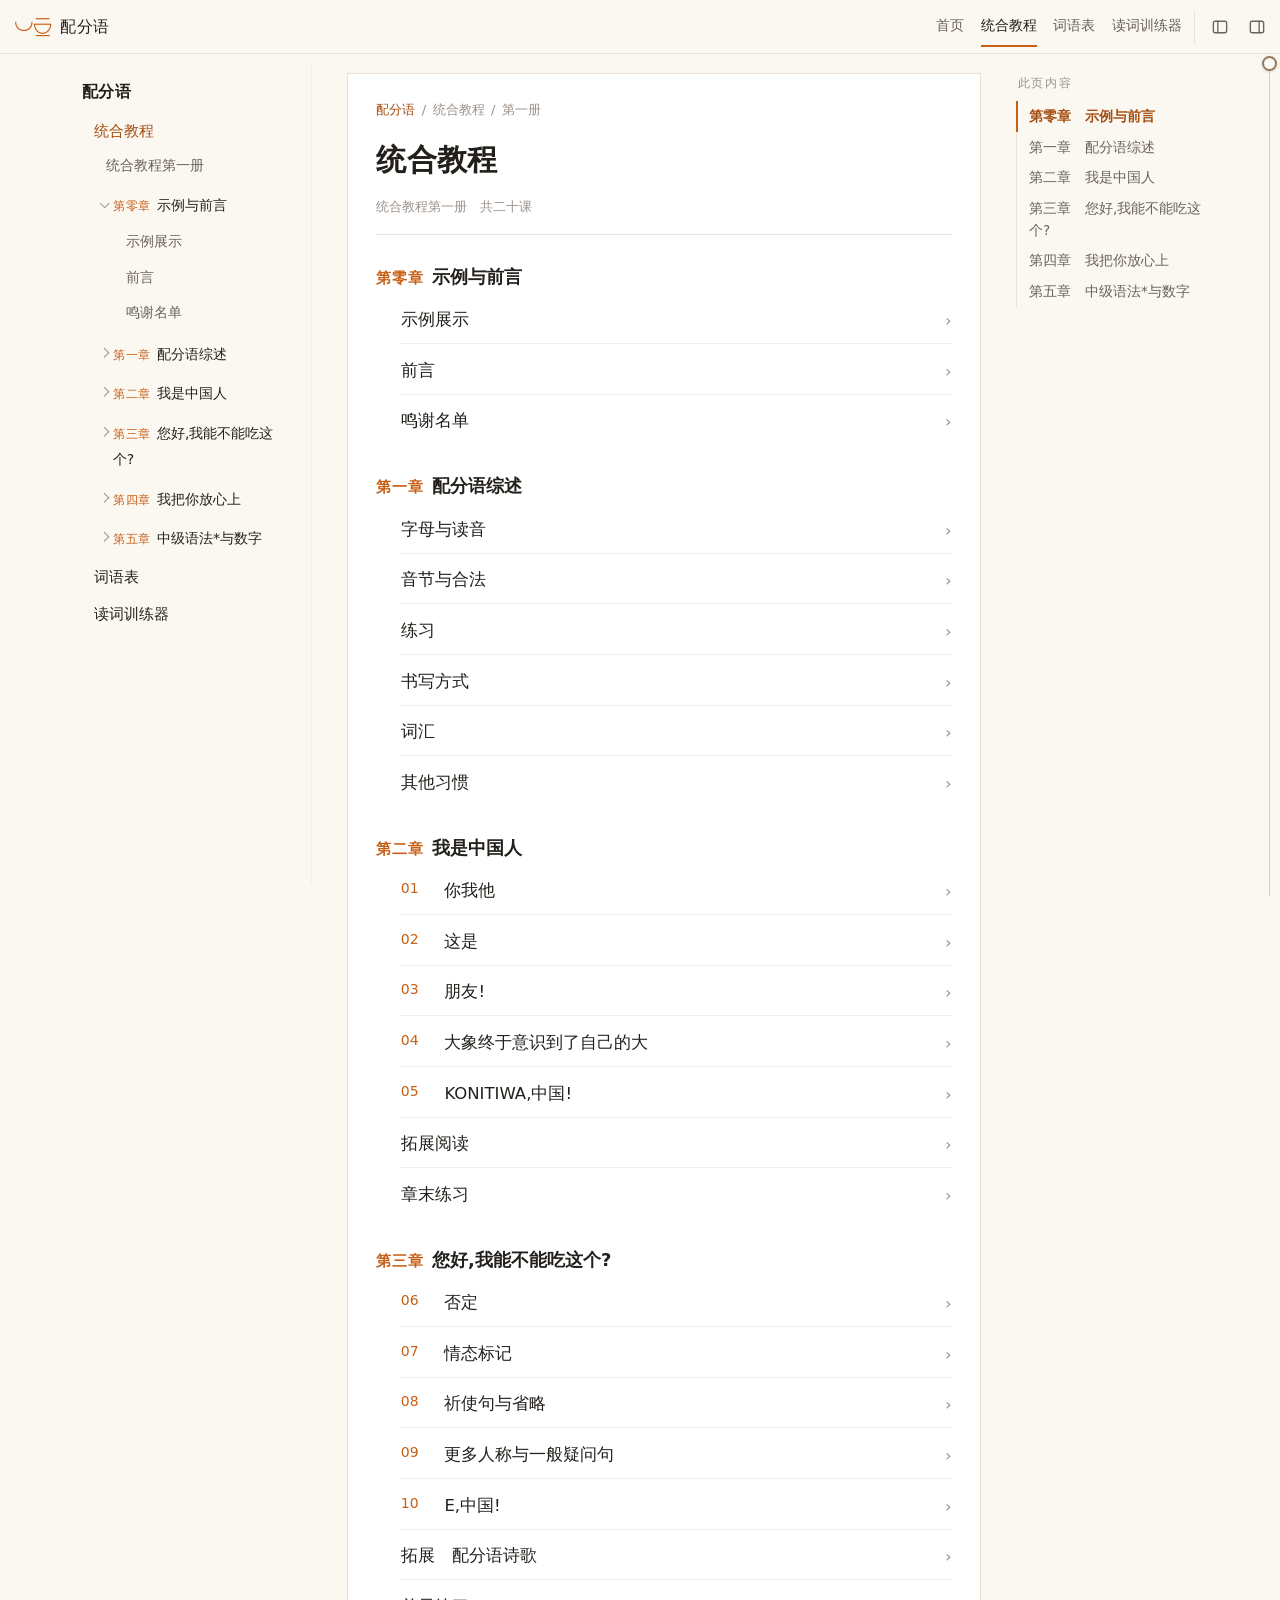
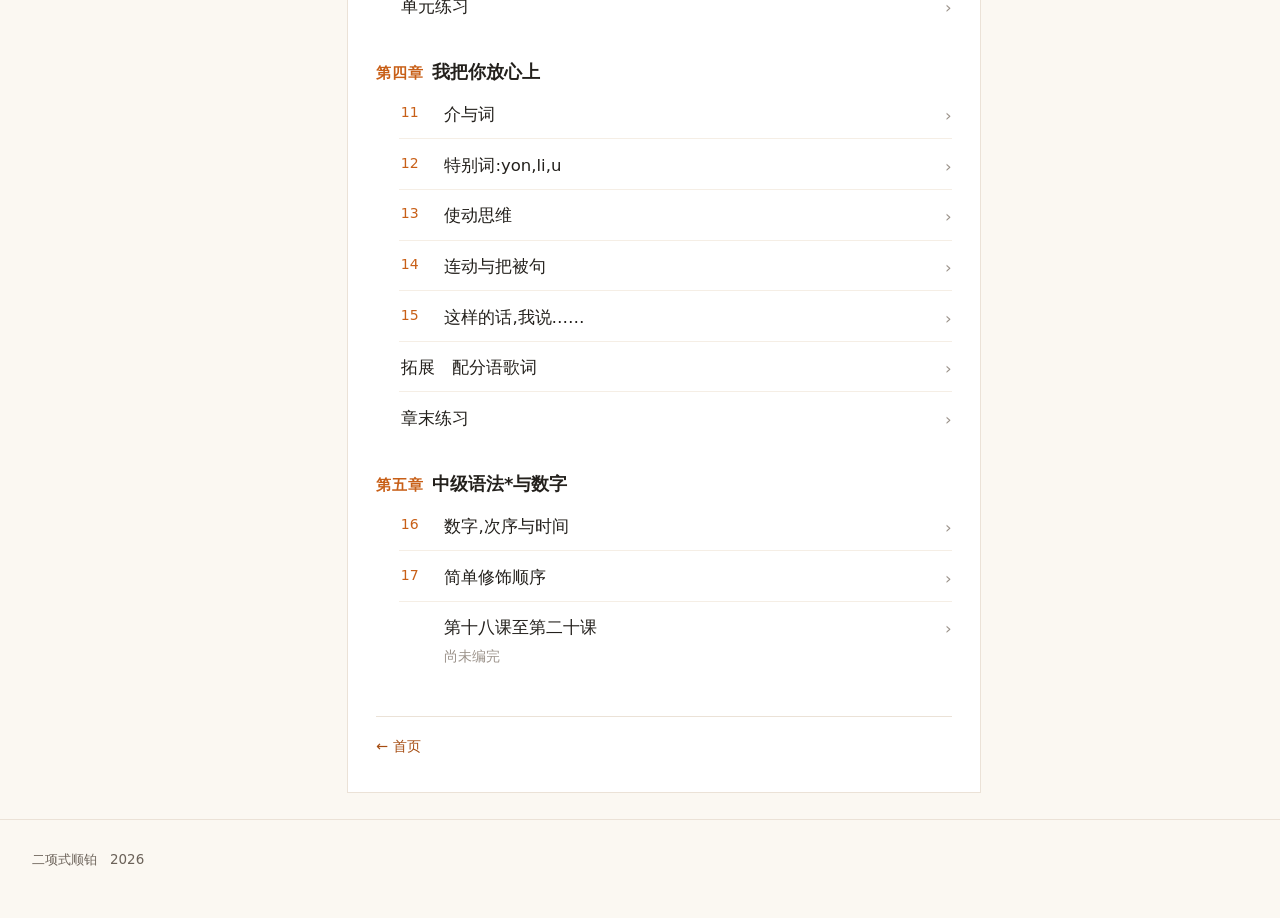
<file: tutorial.html>
<!doctype html>
<html lang="zh-CN">
<head>
<meta charset="utf-8">
<meta name="viewport" content="width=device-width, initial-scale=1">
<title>统合教程｜配分语</title>
<meta name="description" content="配分语统合教程第一册：第零章示例与前言、第一章配分语综述、第二章起各课语法与练习。">
<meta name="theme-color" content="#c85f17">
<link rel="stylesheet" href="assets/font-fefenpefon.css">
<link rel="stylesheet" href="assets/base.css">
</head>
<body>

<header class="bar">
  <button class="menu-btn" id="navOpen" aria-label="打开目录" aria-expanded="false" aria-controls="nav">
    <span class="bars" aria-hidden="true"><i></i><i></i><i></i></span>
  </button>
  <a class="brand" href="index.html">
    <span class="brand-mark" aria-hidden="true">pe fon</span>
    <span class="brand-name">配分语</span>
  </a>
  <nav class="bar-nav" aria-label="主站">
    <a href="index.html">首页</a>
    <a href="tutorial.html" class="is-here">统合教程</a>
    <a href="words.html">词语表</a>
    <a href="trainer.html">读词训练器</a>
  </nav>
  <div class="bar-tools">
    <button class="icon-btn" id="toggleSide" type="button" aria-label="收起目录" aria-pressed="false" title="收起目录" data-hide="收起目录" data-show="展开目录">
      <svg viewBox="0 0 20 20" width="18" height="18" aria-hidden="true"><rect x="2.6" y="3.6" width="14.8" height="12.8" rx="2.2"/><path d="M7.6 3.6v12.8"/></svg>
    </button>
    <button class="icon-btn" id="toggleRail" type="button" aria-label="收起大纲" aria-pressed="false" title="收起大纲" data-hide="收起大纲" data-show="展开大纲">
      <svg viewBox="0 0 20 20" width="18" height="18" aria-hidden="true"><rect x="2.6" y="3.6" width="14.8" height="12.8" rx="2.2"/><path d="M12.4 3.6v12.8"/></svg>
    </button>
  </div>
</header>

<div class="scrim" id="scrim" hidden></div>

<div class="layout layout--doc">

  <aside class="side" id="nav" aria-label="目录">
    <div class="side-head"><span>目录</span><button class="close-btn" id="navClose" aria-label="关闭目录">✕</button></div>
    <div class="tree">
      <a class="lv1" href="index.html">配分语</a>
      <a class="lv2 is-here" href="tutorial.html">统合教程</a>
      <span class="lv3">统合教程第一册</span>

      <details open>
        <summary><span class="no">第零章</span>示例与前言</summary>
        <ul>
          <li><a href="ch00.html#sample">示例展示</a></li>
          <li><a href="ch00.html#foreword">前言</a></li>
          <li><a href="ch00.html#thanks">鸣谢名单</a></li>
        </ul>
      </details>

      <details>
        <summary><span class="no">第一章</span>配分语综述</summary>
        <ul>
          <li><a href="ch01.html#letters">字母与读音</a></li>
          <li><a href="ch01.html#syllable">音节与合法</a></li>
          <li><a href="ch01.html#drill">练习</a></li>
          <li><a href="ch01.html#writing">书写方式</a></li>
          <li><a href="ch01.html#vocab">词汇</a></li>
          <li><a href="ch01.html#habits">其他习惯</a></li>
        </ul>
      </details>

      <details>
        <summary><span class="no">第二章</span>我是中国人</summary>
        <ul>
          <li><a href="ch02.html#lesson-01"><span class="no">01</span>你我他</a></li>
          <li><a href="ch02.html#lesson-02"><span class="no">02</span>这是</a></li>
          <li><a href="ch02.html#lesson-03"><span class="no">03</span>朋友!</a></li>
          <li><a href="ch02.html#lesson-04"><span class="no">04</span>大象终于意识到了自己的大</a></li>
          <li><a href="ch02.html#lesson-05"><span class="no">05</span>KONITIWA,中国!</a></li>
          <li><a href="ch02.html#extra">拓展阅读</a></li>
          <li><a href="ch02.html#exercise">章末练习</a></li>
        </ul>
      </details>

      <details>
        <summary><span class="no">第三章</span>您好,我能不能吃这个?</summary>
        <ul>
          <li><a href="ch03.html#lesson-06"><span class="no">06</span>否定</a></li>
          <li><a href="ch03.html#lesson-07"><span class="no">07</span>情态标记</a></li>
          <li><a href="ch03.html#lesson-08"><span class="no">08</span>祈使句与省略</a></li>
          <li><a href="ch03.html#lesson-09"><span class="no">09</span>更多人称与一般疑问句</a></li>
          <li><a href="ch03.html#lesson-10"><span class="no">10</span>E,中国!</a></li>
          <li><a href="ch03.html#poem">拓展　配分语诗歌</a></li>
          <li><a href="ch03.html#exercise">单元练习</a></li>
        </ul>
      </details>

      <details>
        <summary><span class="no">第四章</span>我把你放心上</summary>
        <ul>
          <li><a href="ch04.html#lesson-11"><span class="no">11</span>介与词</a></li>
          <li><a href="ch04.html#lesson-12"><span class="no">12</span>特别词:yon,li,u</a></li>
          <li><a href="ch04.html#lesson-13"><span class="no">13</span>使动思维</a></li>
          <li><a href="ch04.html#lesson-14"><span class="no">14</span>连动与把被句</a></li>
          <li><a href="ch04.html#lesson-15"><span class="no">15</span>这样的话,我说……</a></li>
          <li><a href="ch04.html#lyric">拓展　配分语歌词</a></li>
          <li><a href="ch04.html#exercise">章末练习</a></li>
        </ul>
      </details>

      <details>
        <summary><span class="no">第五章</span>中级语法*与数字</summary>
        <ul>
          <li><a href="ch05.html#lesson-16"><span class="no">16</span>数字,次序与时间</a></li>
          <li><a href="ch05.html#lesson-17"><span class="no">17</span>简单修饰顺序</a></li>
          <li><a href="ch05.html#pending">第十八课至第二十课</a></li>
        </ul>
      </details>

      <a class="lv2" href="words.html">词语表</a>
      <a class="lv2" href="trainer.html">读词训练器</a>
    </div>
  </aside>

  <main class="doc">

    <nav class="crumb" aria-label="面包屑">
      <a href="index.html">配分语</a><span class="sep">/</span>
      <span>统合教程</span><span class="sep">/</span>
      <span>第一册</span>
    </nav>

    <h1>统合教程</h1>
    <p class="doc-meta">统合教程第一册　共二十课</p>

    <h2 id="ch0"><span class="no">第零章</span>示例与前言</h2>
    <ul class="linklist">
      <li><a href="ch00.html#sample"><span class="tt">示例展示</span></a></li>
      <li><a href="ch00.html#foreword"><span class="tt">前言</span></a></li>
      <li><a href="ch00.html#thanks"><span class="tt">鸣谢名单</span></a></li>
    </ul>

    <h2 id="ch1"><span class="no">第一章</span>配分语综述</h2>
    <ul class="linklist">
      <li><a href="ch01.html#letters"><span class="tt">字母与读音</span></a></li>
      <li><a href="ch01.html#syllable"><span class="tt">音节与合法</span></a></li>
      <li><a href="ch01.html#drill"><span class="tt">练习</span></a></li>
      <li><a href="ch01.html#writing"><span class="tt">书写方式</span></a></li>
      <li><a href="ch01.html#vocab"><span class="tt">词汇</span></a></li>
      <li><a href="ch01.html#habits"><span class="tt">其他习惯</span></a></li>
    </ul>

    <h2 id="ch2"><span class="no">第二章</span>我是中国人</h2>
    <ul class="linklist">
      <li><a href="ch02.html#lesson-01"><span class="no">01</span><span class="tt">你我他</span></a></li>
      <li><a href="ch02.html#lesson-02"><span class="no">02</span><span class="tt">这是</span></a></li>
      <li><a href="ch02.html#lesson-03"><span class="no">03</span><span class="tt">朋友!</span></a></li>
      <li><a href="ch02.html#lesson-04"><span class="no">04</span><span class="tt">大象终于意识到了自己的大</span></a></li>
      <li><a href="ch02.html#lesson-05"><span class="no">05</span><span class="tt">KONITIWA,中国!</span></a></li>
      <li><a href="ch02.html#extra"><span class="tt">拓展阅读</span></a></li>
      <li><a href="ch02.html#exercise"><span class="tt">章末练习</span></a></li>
    </ul>

    <h2 id="ch3"><span class="no">第三章</span>您好,我能不能吃这个?</h2>
    <ul class="linklist">
      <li><a href="ch03.html#lesson-06"><span class="no">06</span><span class="tt">否定</span></a></li>
      <li><a href="ch03.html#lesson-07"><span class="no">07</span><span class="tt">情态标记</span></a></li>
      <li><a href="ch03.html#lesson-08"><span class="no">08</span><span class="tt">祈使句与省略</span></a></li>
      <li><a href="ch03.html#lesson-09"><span class="no">09</span><span class="tt">更多人称与一般疑问句</span></a></li>
      <li><a href="ch03.html#lesson-10"><span class="no">10</span><span class="tt">E,中国!</span></a></li>
      <li><a href="ch03.html#poem"><span class="tt">拓展　配分语诗歌</span></a></li>
      <li><a href="ch03.html#exercise"><span class="tt">单元练习</span></a></li>
    </ul>

    <h2 id="ch4"><span class="no">第四章</span>我把你放心上</h2>
    <ul class="linklist">
      <li><a href="ch04.html#lesson-11"><span class="no">11</span><span class="tt">介与词</span></a></li>
      <li><a href="ch04.html#lesson-12"><span class="no">12</span><span class="tt">特别词:yon,li,u</span></a></li>
      <li><a href="ch04.html#lesson-13"><span class="no">13</span><span class="tt">使动思维</span></a></li>
      <li><a href="ch04.html#lesson-14"><span class="no">14</span><span class="tt">连动与把被句</span></a></li>
      <li><a href="ch04.html#lesson-15"><span class="no">15</span><span class="tt">这样的话,我说……</span></a></li>
      <li><a href="ch04.html#lyric"><span class="tt">拓展　配分语歌词</span></a></li>
      <li><a href="ch04.html#exercise"><span class="tt">章末练习</span></a></li>
    </ul>

    <h2 id="ch5"><span class="no">第五章</span>中级语法*与数字</h2>
    <ul class="linklist">
      <li><a href="ch05.html#lesson-16"><span class="no">16</span><span class="tt">数字,次序与时间</span></a></li>
      <li><a href="ch05.html#lesson-17"><span class="no">17</span><span class="tt">简单修饰顺序</span></a></li>
          <li><a href="ch05.html#pending"><span class="no">　</span><span class="tt">第十八课至第二十课<span class="note">尚未编完</span></span></a></li>
    </ul>

    <div class="pager">
      <a href="index.html">← 首页</a>
    </div>

  </main>

  <aside class="rail" aria-label="此页内容">
    <p class="rail-title">此页内容</p>
    <ul>
      <li><a href="#ch0">第零章　示例与前言</a></li>
      <li><a href="#ch1">第一章　配分语综述</a></li>
      <li><a href="#ch2">第二章　我是中国人</a></li>
      <li><a href="#ch3">第三章　您好,我能不能吃这个?</a></li>
      <li><a href="#ch4">第四章　我把你放心上</a></li>
      <li><a href="#ch5">第五章　中级语法*与数字</a></li>
    </ul>
  </aside>

</div>

<footer class="foot">
  <p>二项式顺铂　2026</p>
</footer>

<script>
(function () {
  var body = document.body;
  var openBtn = document.getElementById('navOpen');
  var closeBtn = document.getElementById('navClose');
  var scrim = document.getElementById('scrim');
  var nav = document.getElementById('nav');

  function setNav(on) {
    body.classList.toggle('nav-open', on);
    openBtn.setAttribute('aria-expanded', on ? 'true' : 'false');
    scrim.hidden = !on;
    if (on) { closeBtn.focus(); } else { openBtn.focus(); }
  }
  openBtn.addEventListener('click', function () { setNav(true); });
  closeBtn.addEventListener('click', function () { setNav(false); });
  scrim.addEventListener('click', function () { setNav(false); });
  document.addEventListener('keydown', function (e) {
    if (e.key === 'Escape' && body.classList.contains('nav-open')) setNav(false);
  });
  nav.addEventListener('click', function (e) { if (e.target.closest('a')) setNav(false); });

  function initToggle(btnId, cls, key) {
    var btn = document.getElementById(btnId);
    if (!btn) return;
    function apply(on) {
      body.classList.toggle(cls, on);
      btn.setAttribute('aria-pressed', on ? 'true' : 'false');
      var label = on ? btn.getAttribute('data-show') : btn.getAttribute('data-hide');
      btn.setAttribute('aria-label', label);
      btn.title = label;
    }
    var saved = false;
    try { saved = localStorage.getItem(key) === '1'; } catch (err) { saved = false; }
    apply(saved);
    btn.addEventListener('click', function () {
      var on = !body.classList.contains(cls);
      apply(on);
      try { localStorage.setItem(key, on ? '1' : '0'); } catch (err) {}
    });
  }
  initToggle('toggleSide', 'no-side', 'pf-no-side');
  initToggle('toggleRail', 'no-rail', 'pf-no-rail');

  var railLinks = [].slice.call(document.querySelectorAll('.rail a[href^="#"]'));
  var heads = railLinks.map(function (a) { return document.getElementById(a.getAttribute('href').slice(1)); }).filter(Boolean);
  if (heads.length) {
    var ticking = false;
    function spy() {
      var line = 96, cur = heads[0];
      heads.forEach(function (h) { if (h.getBoundingClientRect().top <= line) cur = h; });
      railLinks.forEach(function (a) { a.classList.toggle('is-active', a.getAttribute('href') === '#' + cur.id); });
      ticking = false;
    }
    window.addEventListener('scroll', function () { if (!ticking) { ticking = true; requestAnimationFrame(spy); } }, { passive: true });
    spy();
  }
})();
</script>
<script src="assets/scroll-ring.js"></script>

</body>
</html>
</file>
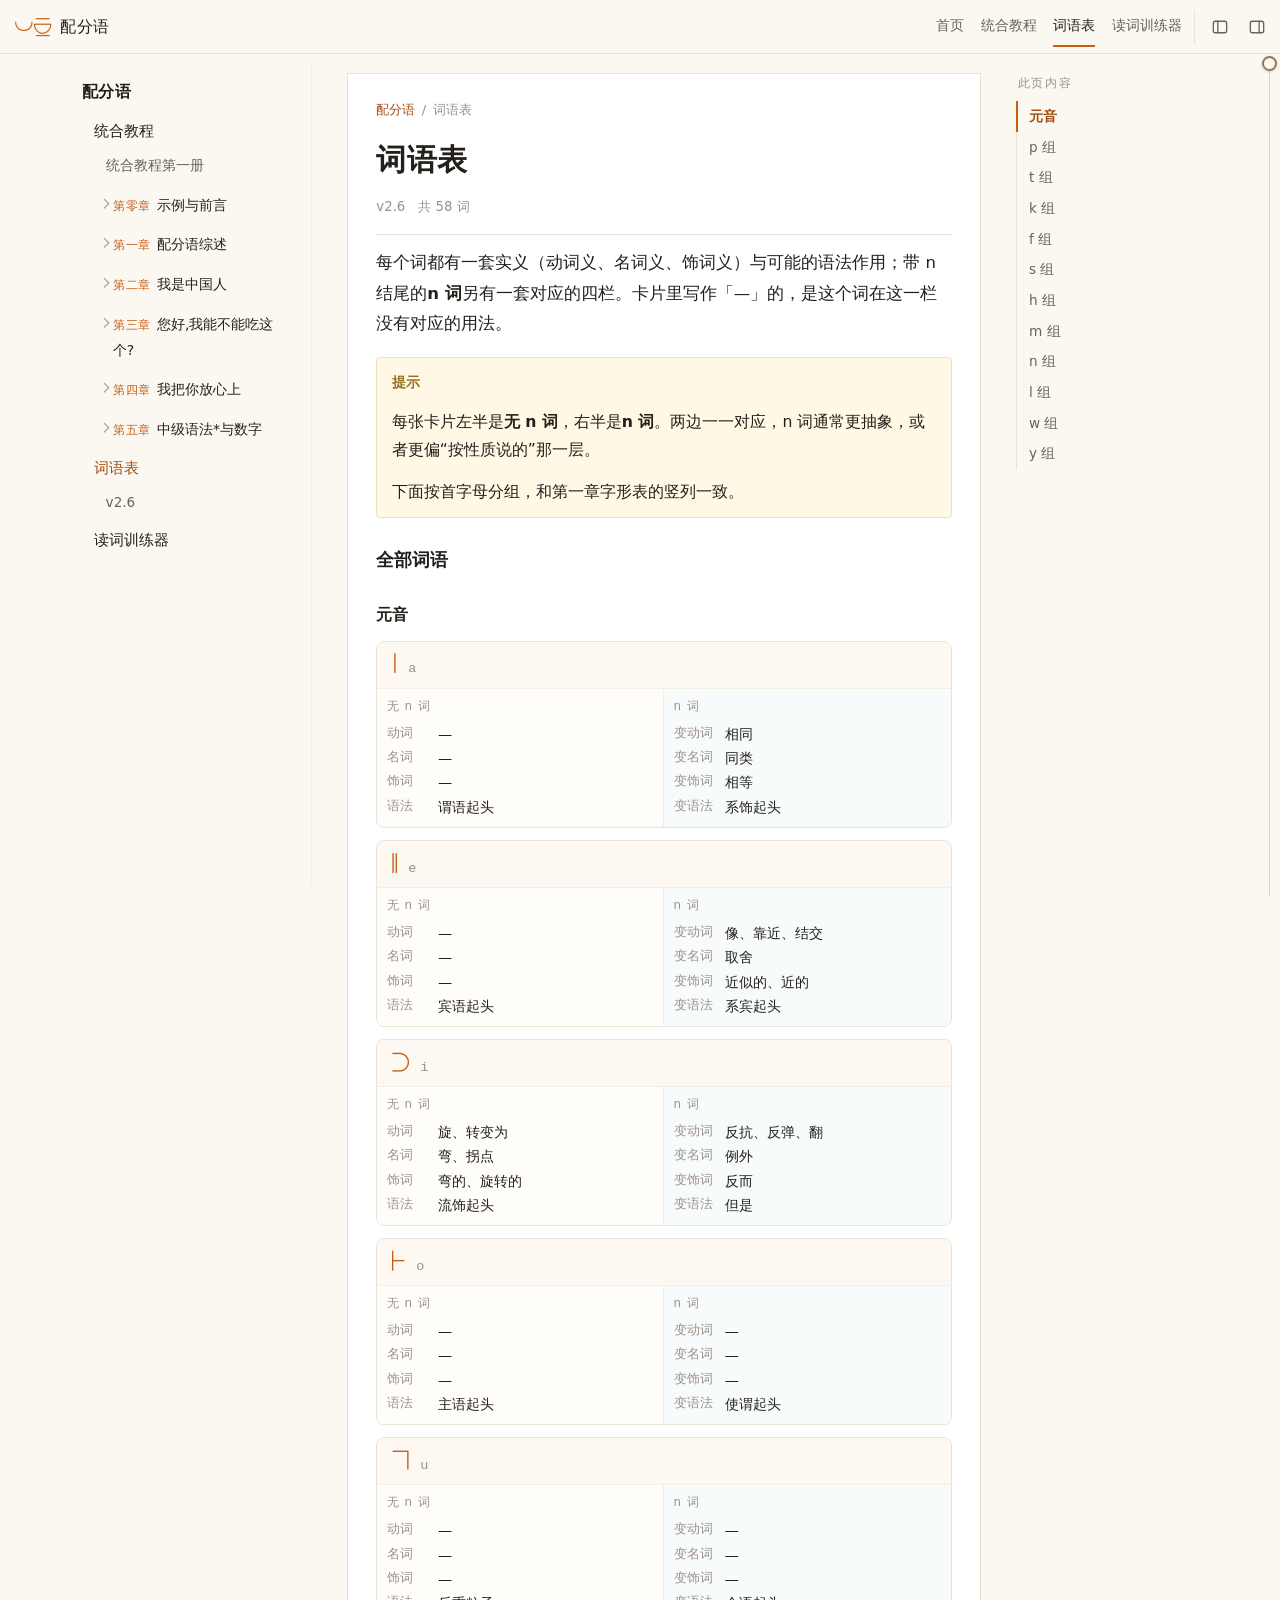
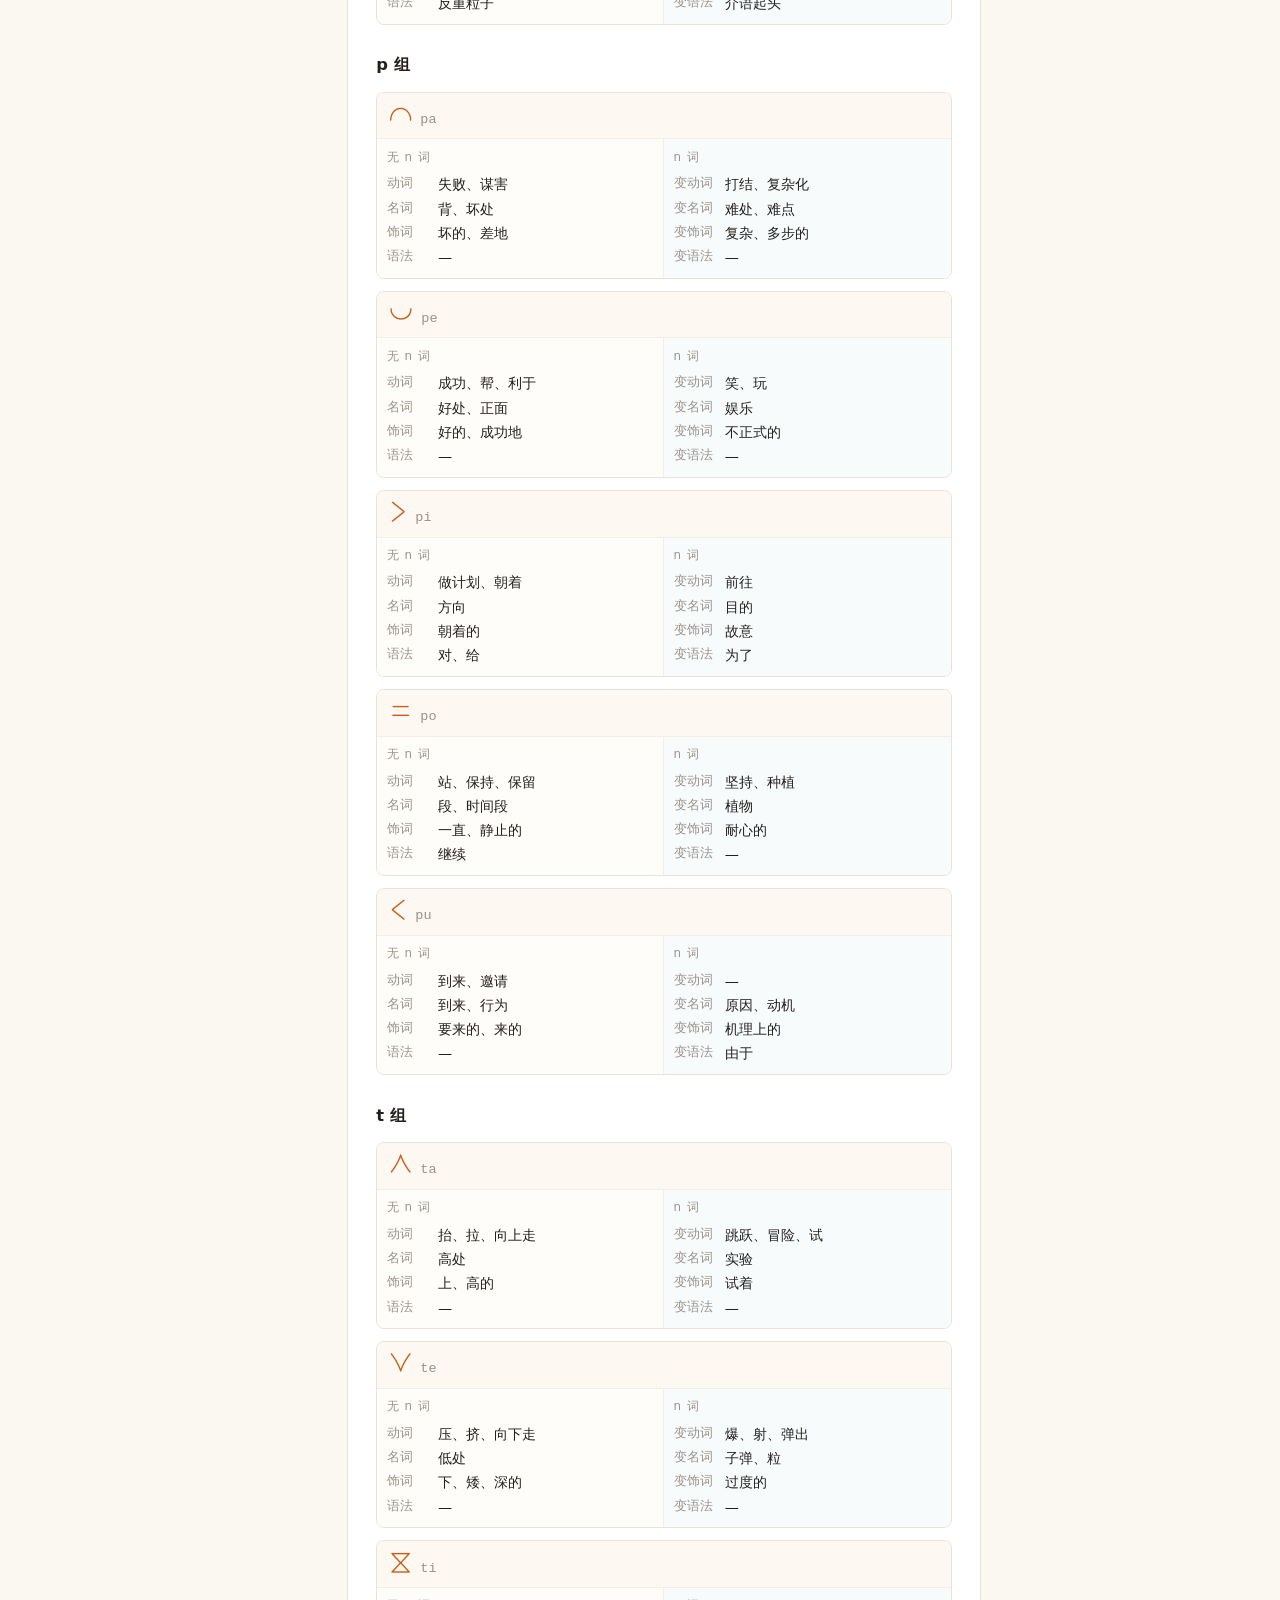
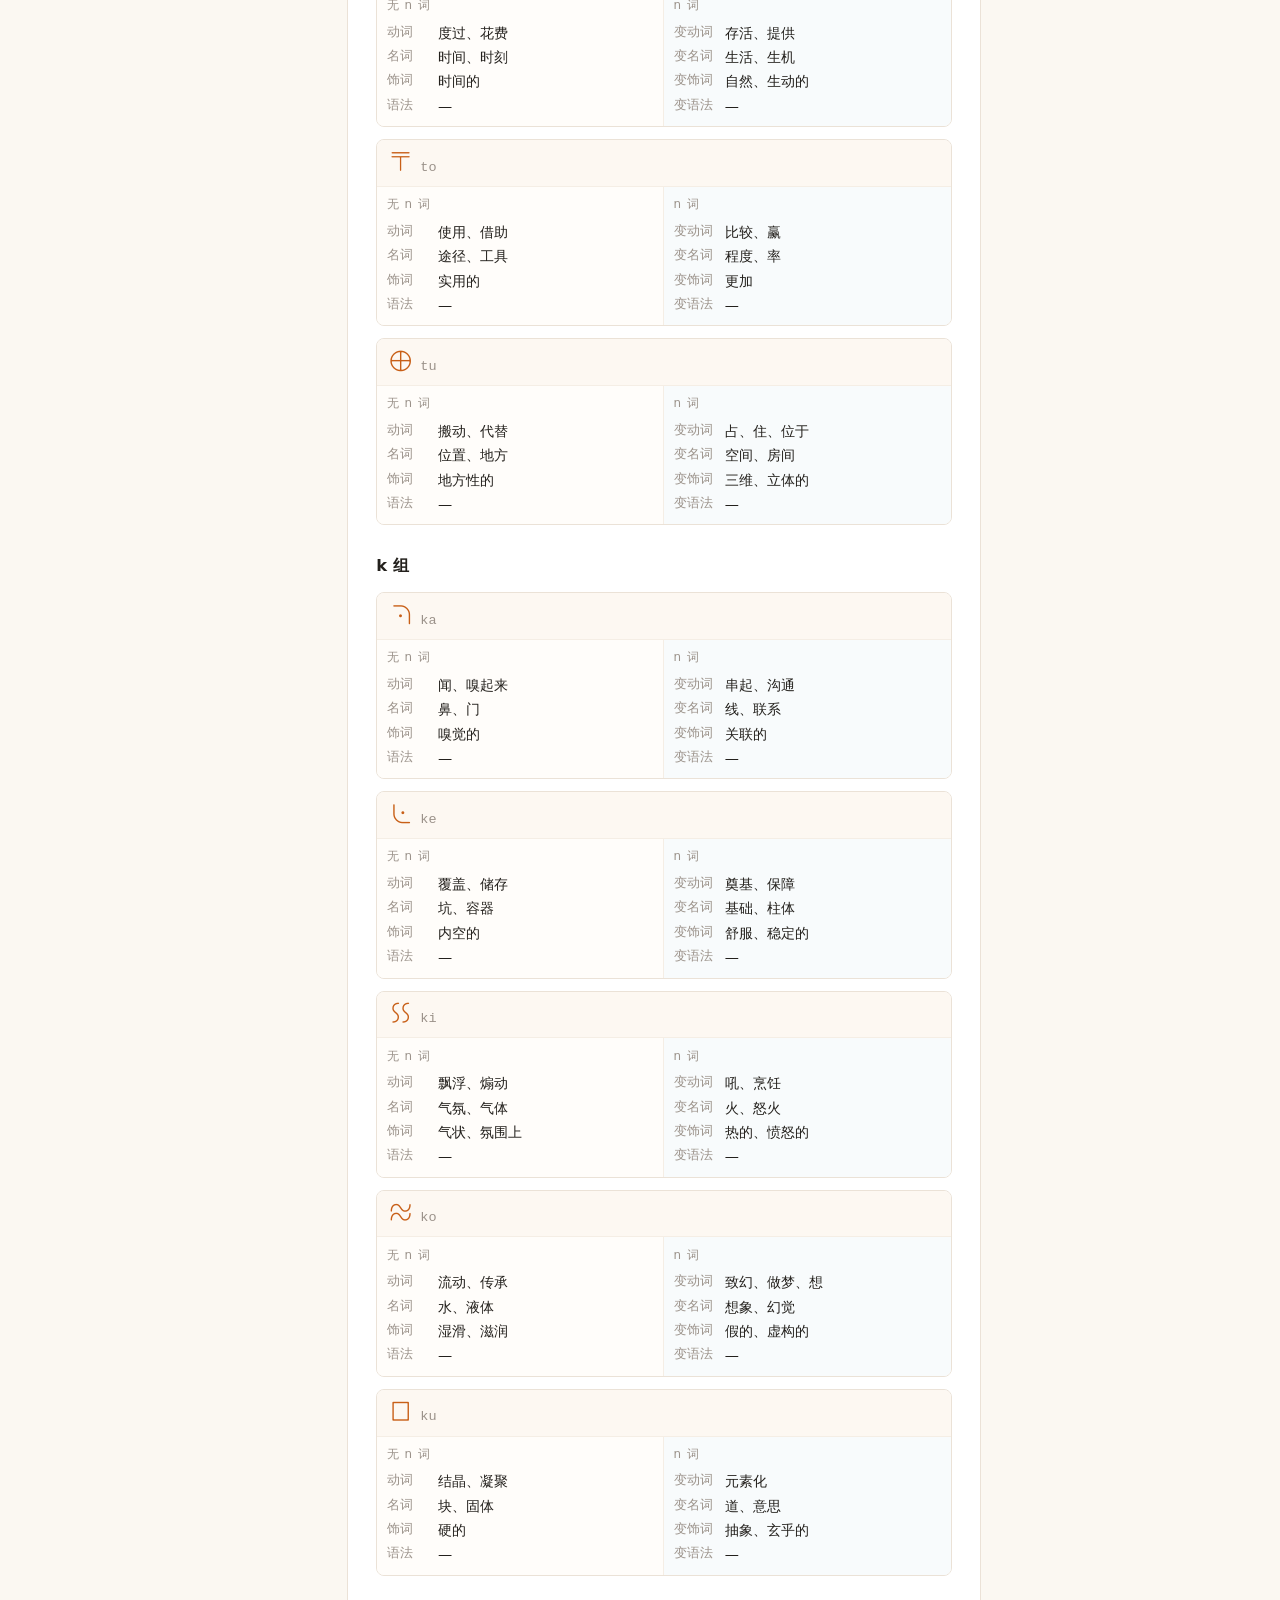
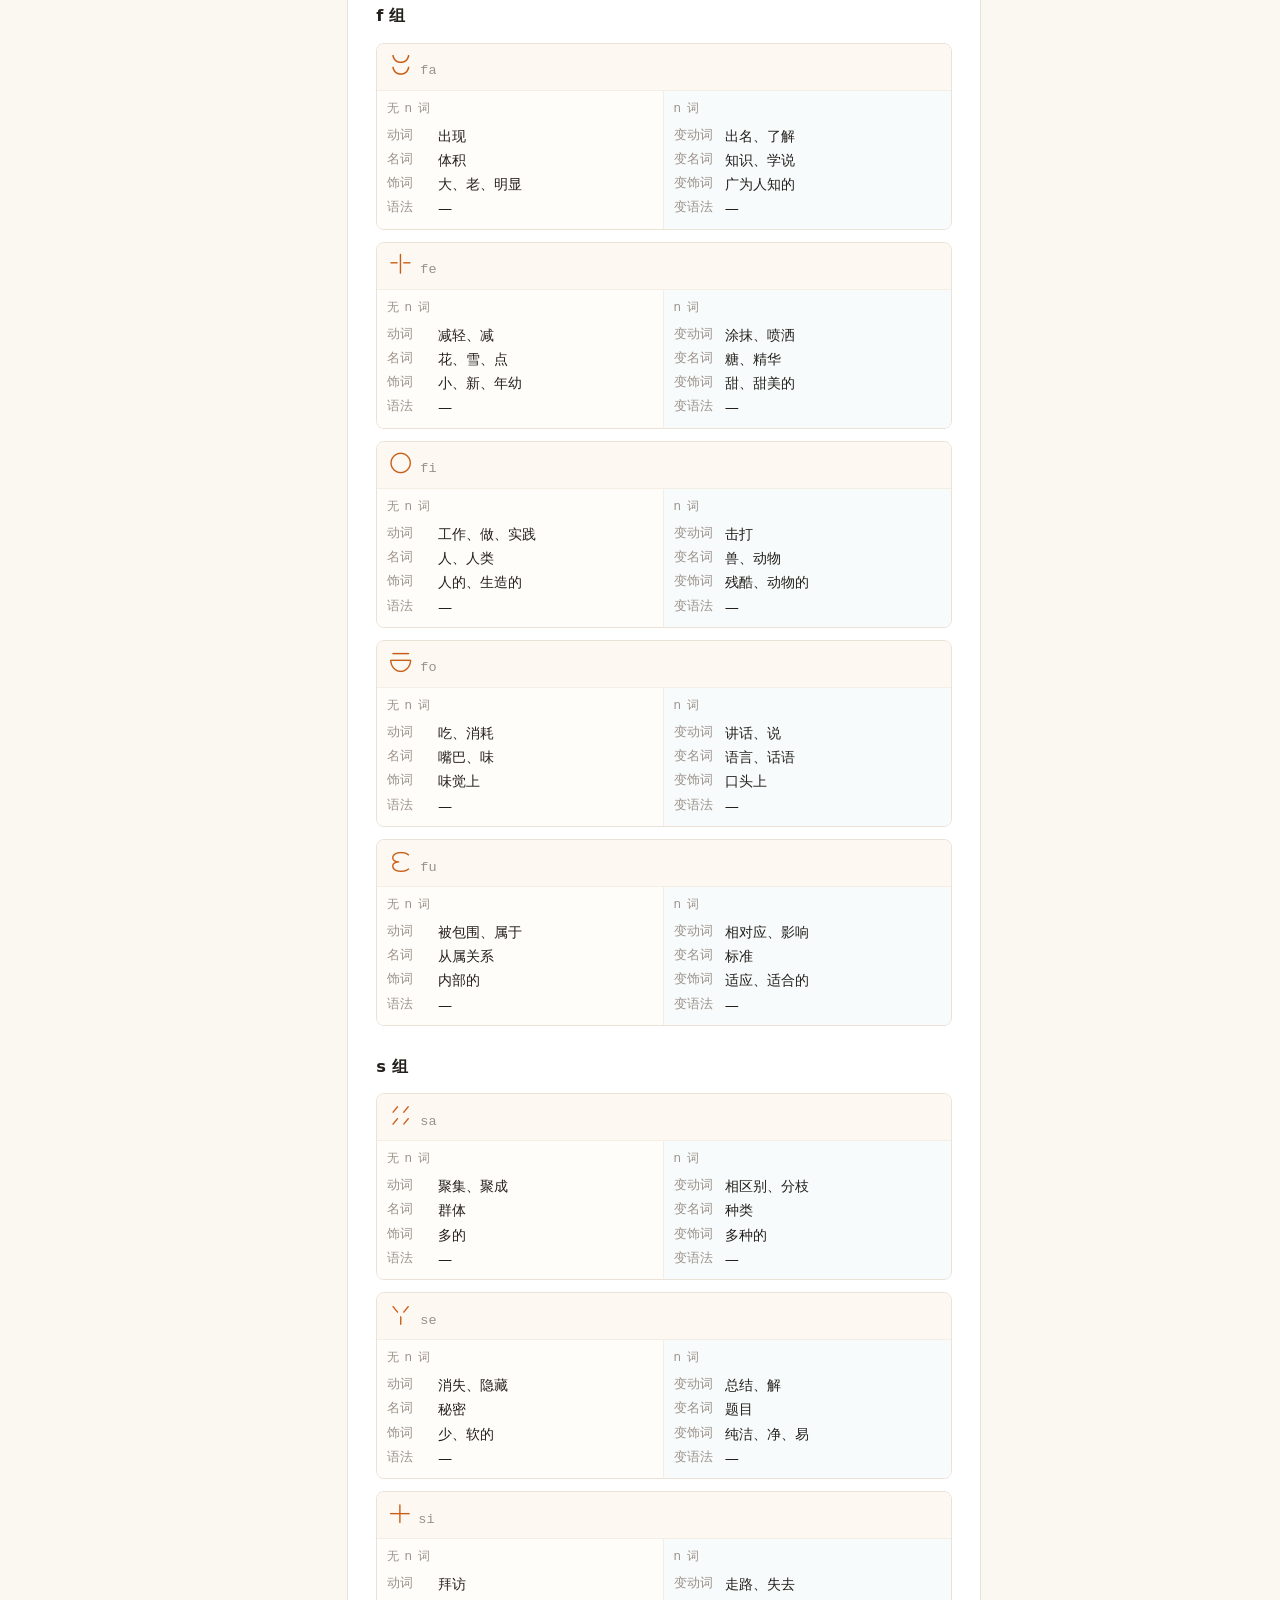
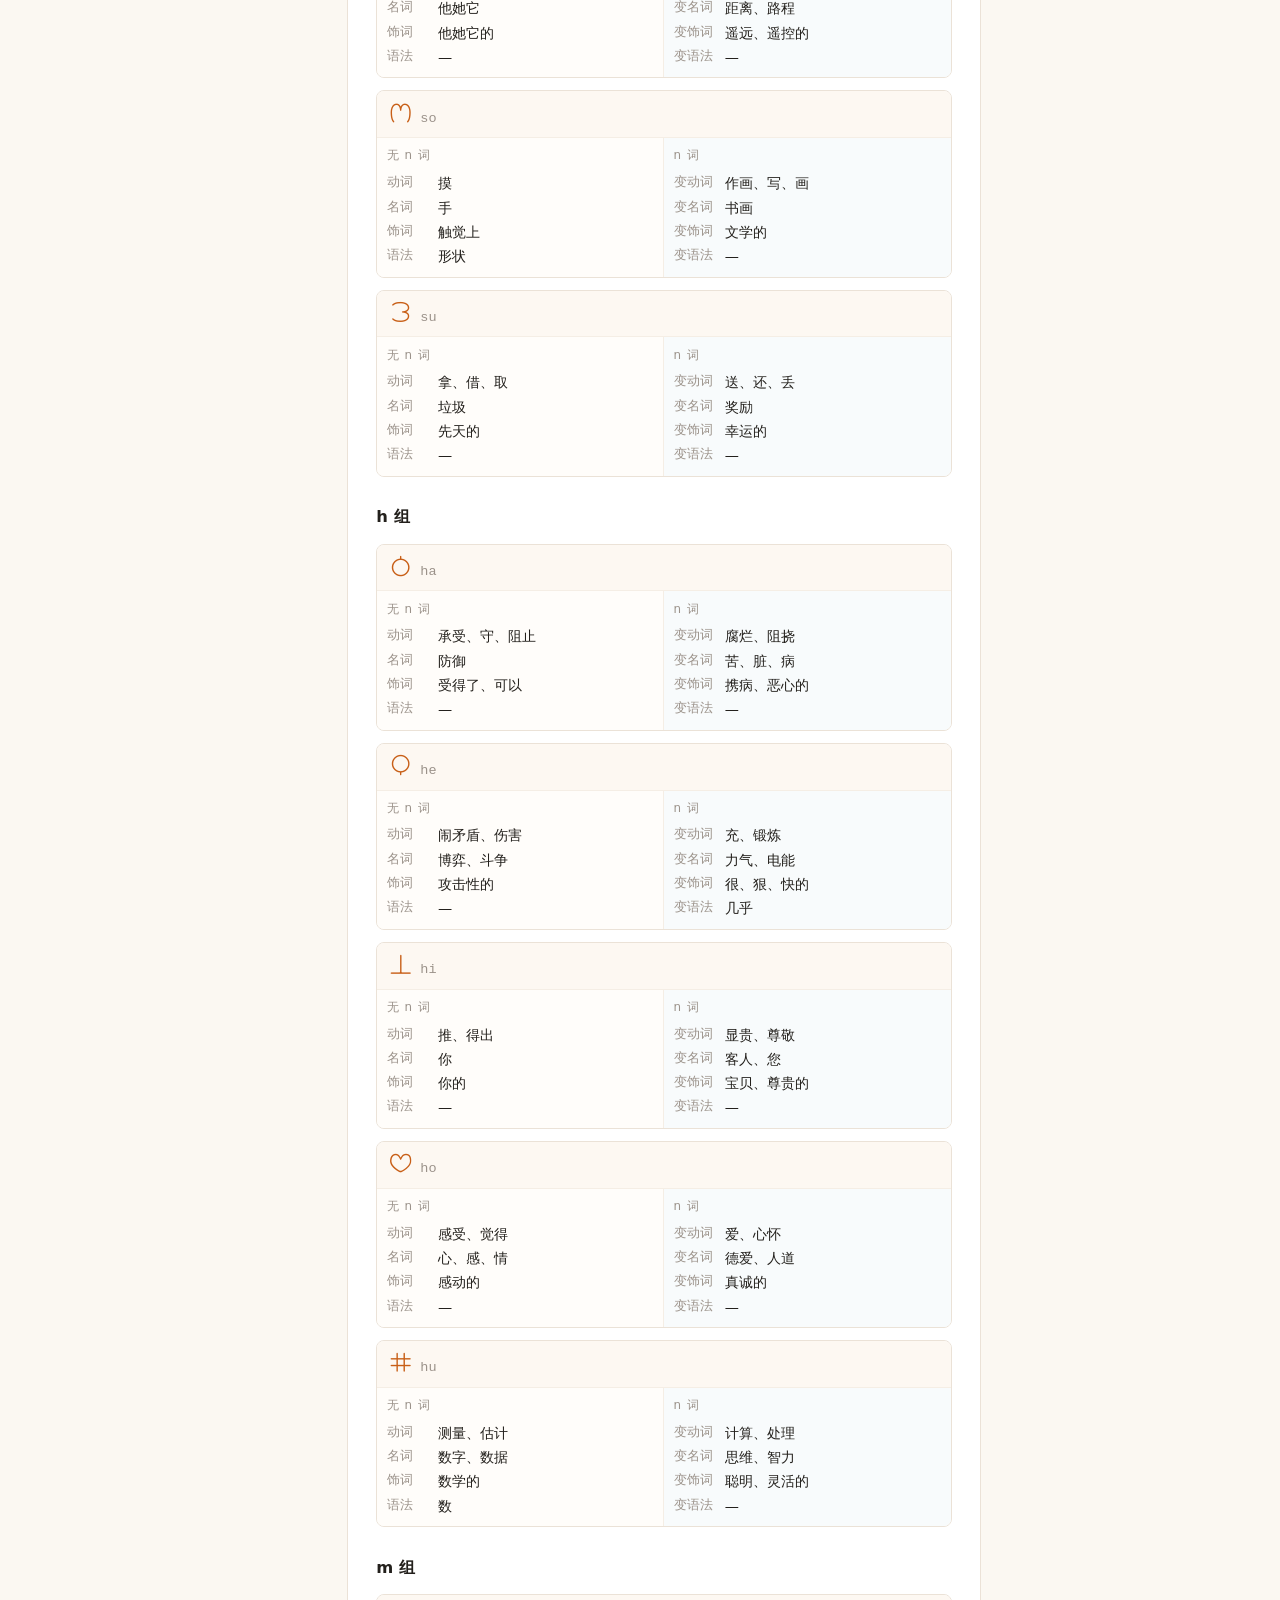
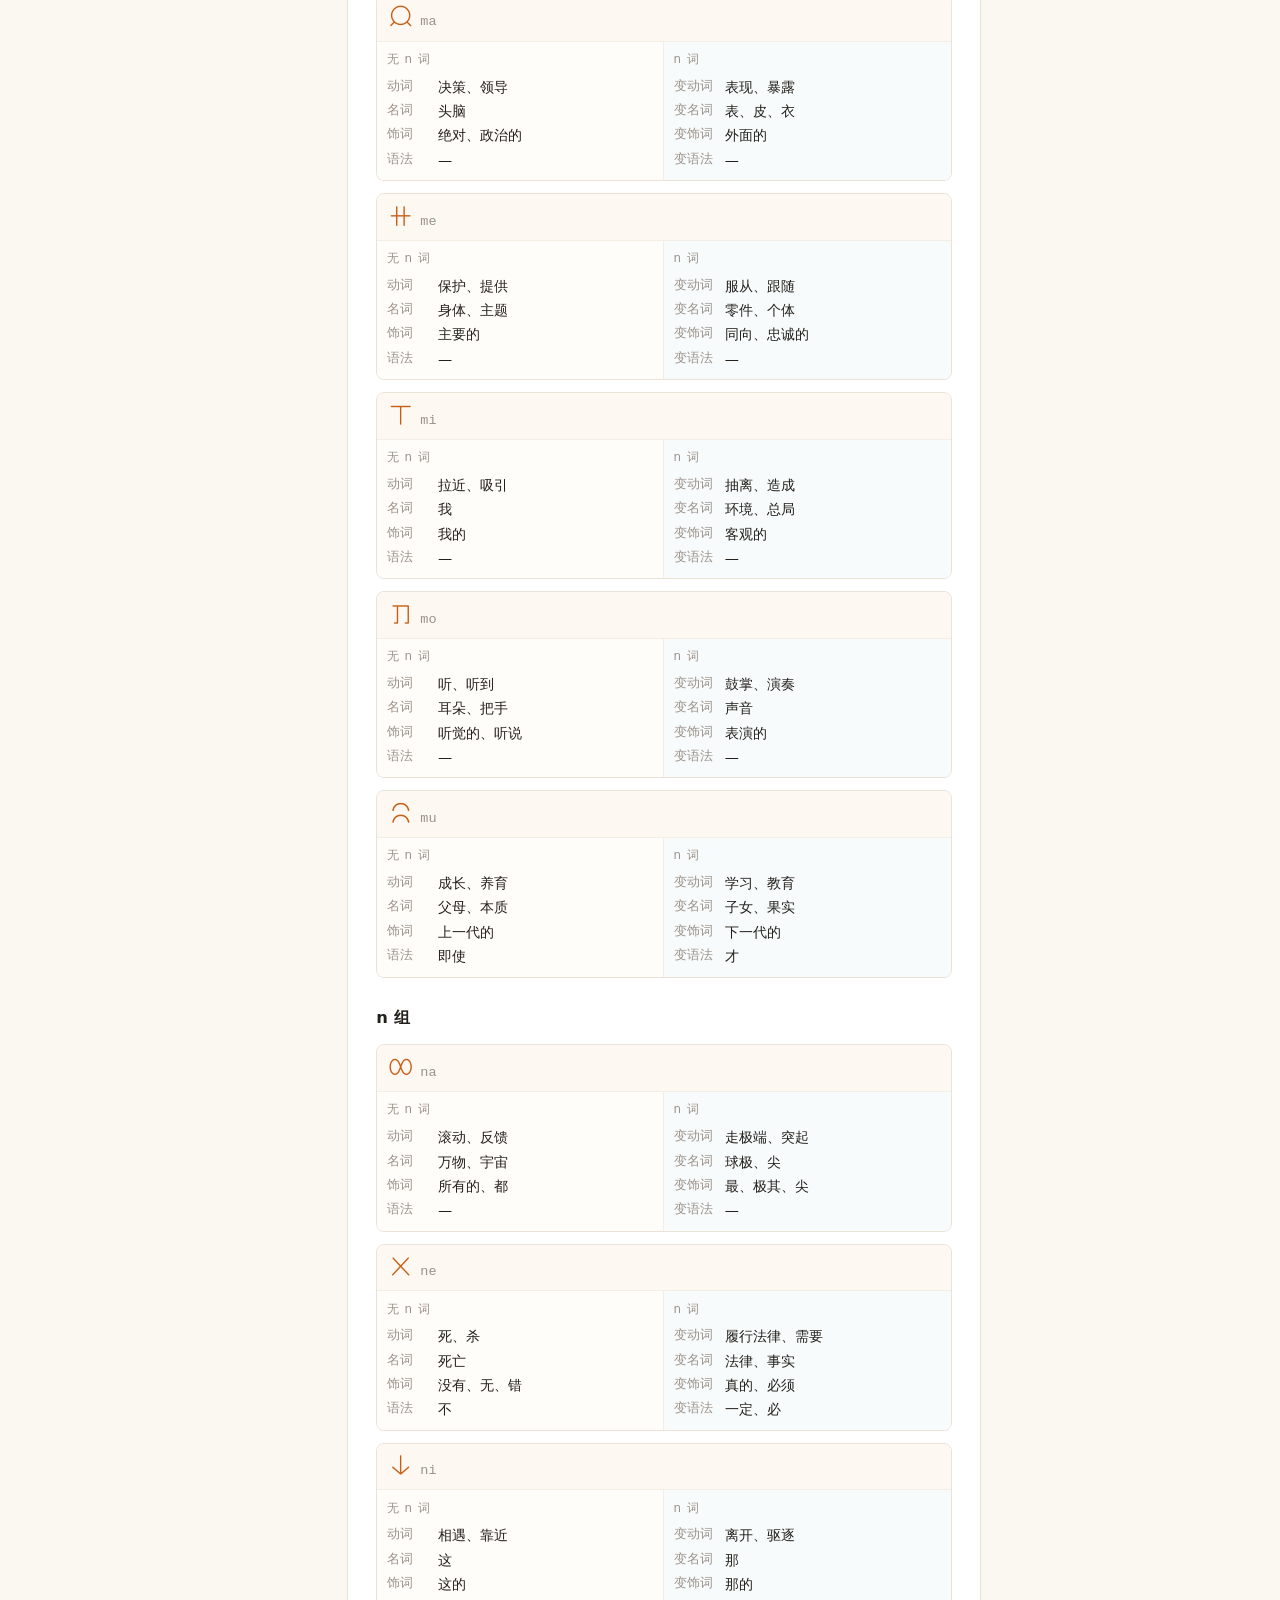
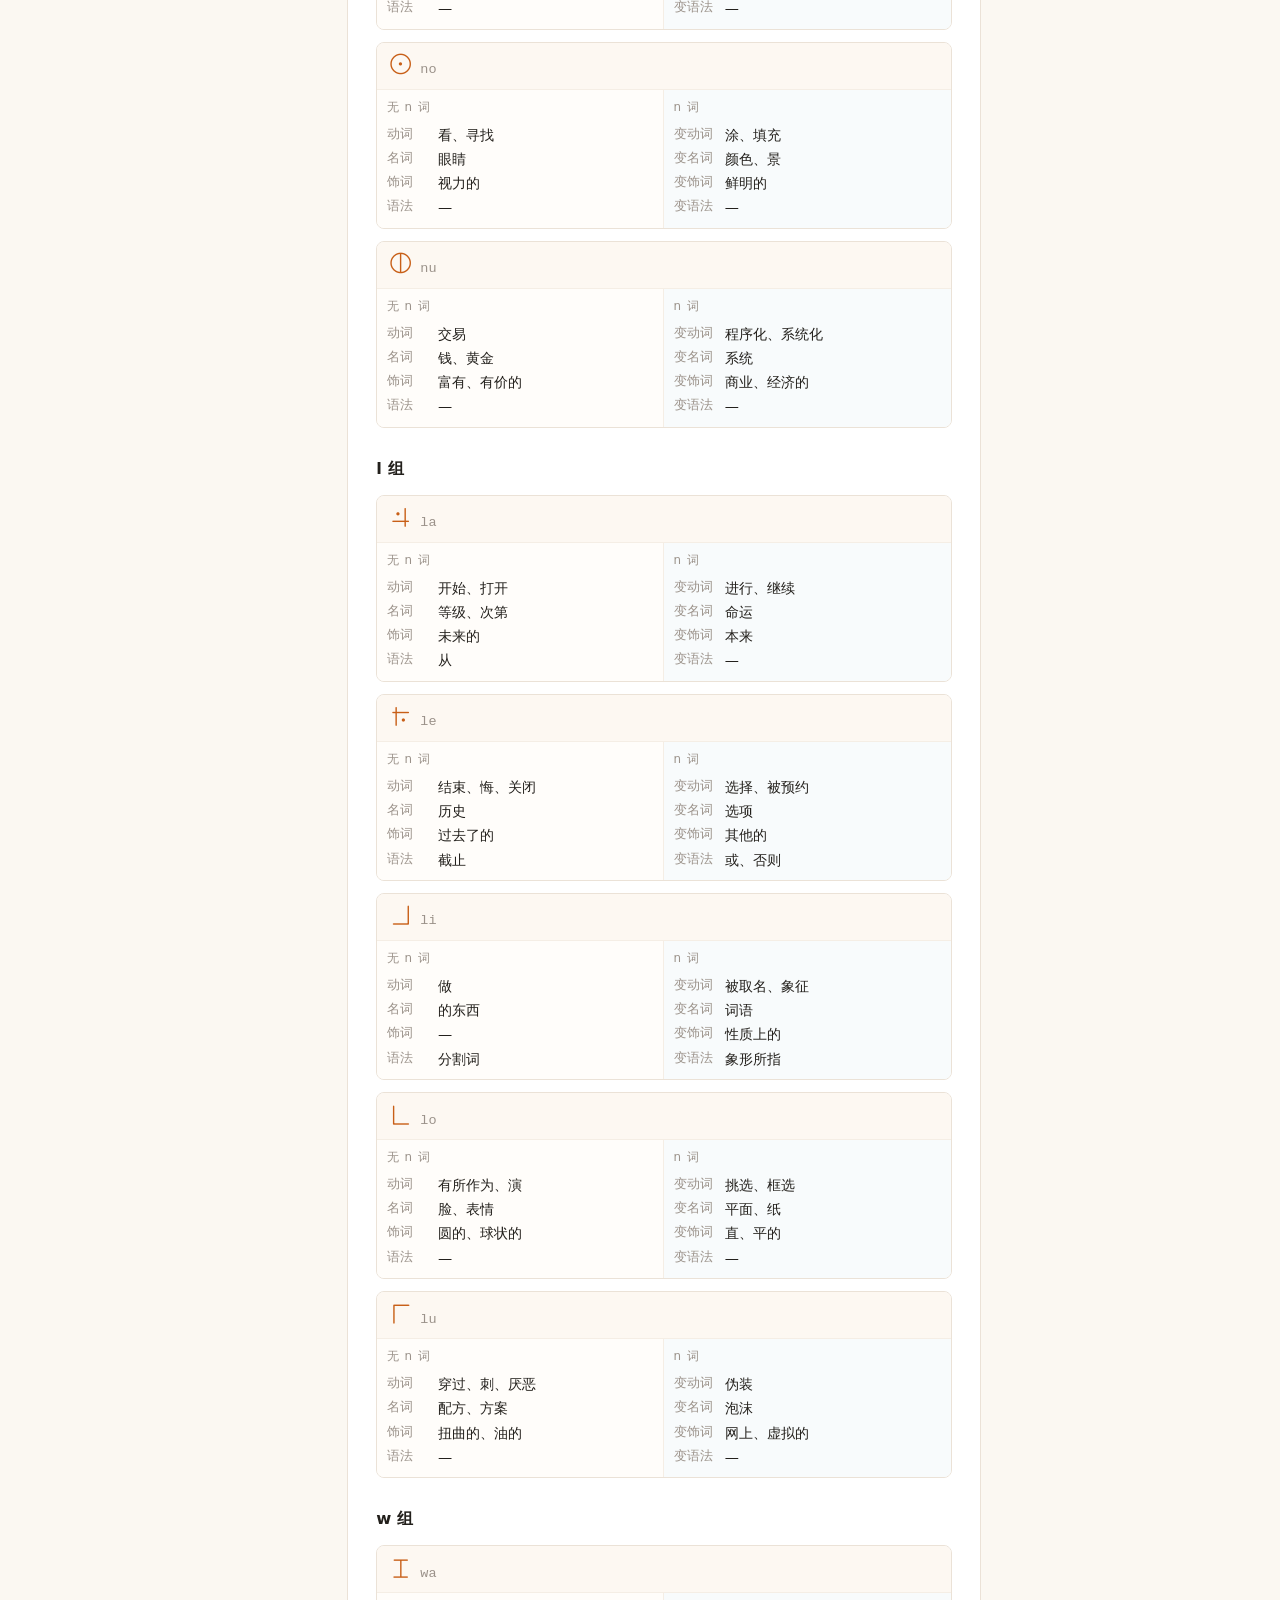
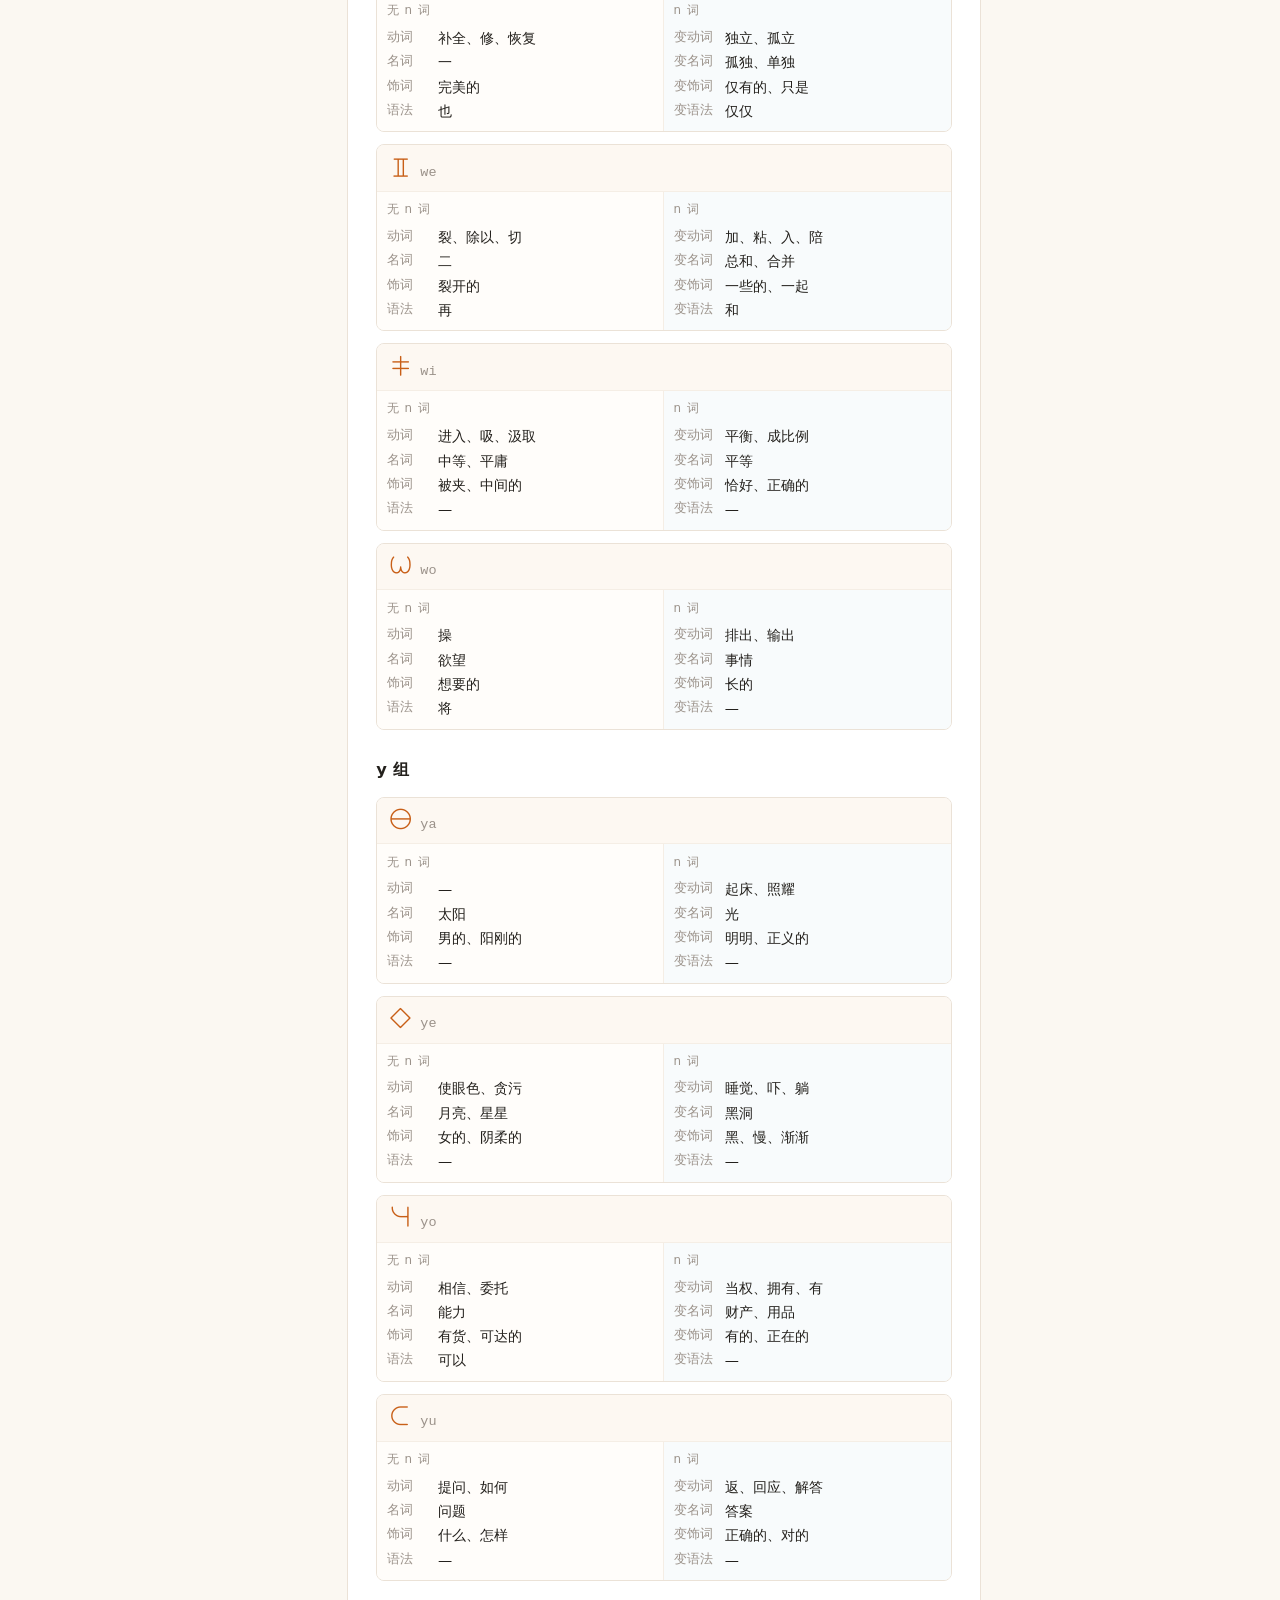
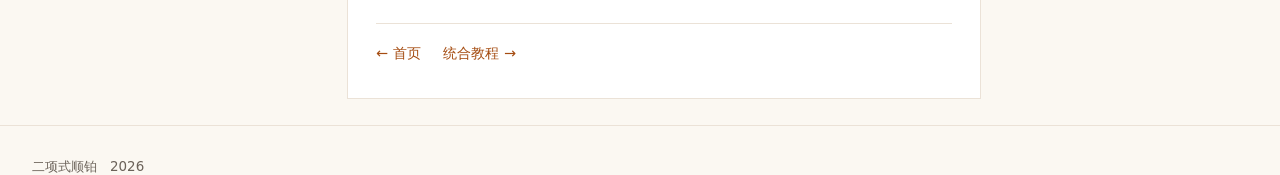
<file: words.html>
<!doctype html>
<html lang="zh-CN">
<head>
<meta charset="utf-8">
<meta name="viewport" content="width=device-width, initial-scale=1">
<title>词语表 v2.6｜配分语</title>
<meta name="description" content="配分语词语表 v2.6：每个词的动词义、名词义、饰词义、语法作用，以及 n 词的对应四栏。">
<meta name="theme-color" content="#c85f17">
<link rel="stylesheet" href="assets/font-fefenpefon.css">
<link rel="stylesheet" href="assets/base.css">
</head>
<body>

<header class="bar">
  <button class="menu-btn" id="navOpen" aria-label="打开目录" aria-expanded="false" aria-controls="nav">
    <span class="bars" aria-hidden="true"><i></i><i></i><i></i></span>
  </button>
  <a class="brand" href="index.html">
    <span class="brand-mark" aria-hidden="true">pe fon</span>
    <span class="brand-name">配分语</span>
  </a>
  <nav class="bar-nav" aria-label="主站">
    <a href="index.html">首页</a>
    <a href="tutorial.html">统合教程</a>
    <a href="words.html" class="is-here">词语表</a>
    <a href="trainer.html">读词训练器</a>
  </nav>
  <div class="bar-tools">
    <button class="icon-btn" id="toggleSide" type="button" aria-label="收起目录" aria-pressed="false" title="收起目录" data-hide="收起目录" data-show="展开目录">
      <svg viewBox="0 0 20 20" width="18" height="18" aria-hidden="true"><rect x="2.6" y="3.6" width="14.8" height="12.8" rx="2.2"/><path d="M7.6 3.6v12.8"/></svg>
    </button>
    <button class="icon-btn" id="toggleRail" type="button" aria-label="收起大纲" aria-pressed="false" title="收起大纲" data-hide="收起大纲" data-show="展开大纲">
      <svg viewBox="0 0 20 20" width="18" height="18" aria-hidden="true"><rect x="2.6" y="3.6" width="14.8" height="12.8" rx="2.2"/><path d="M12.4 3.6v12.8"/></svg>
    </button>
  </div>
</header>

<div class="scrim" id="scrim" hidden></div>

<div class="layout layout--doc">

  <aside class="side" id="nav" aria-label="目录">
    <div class="side-head"><span>目录</span><button class="close-btn" id="navClose" aria-label="关闭目录">✕</button></div>
    <div class="tree">
      <a class="lv1" href="index.html">配分语</a>
      <a class="lv2" href="tutorial.html">统合教程</a>
      <span class="lv3">统合教程第一册</span>

      <details>
        <summary><span class="no">第零章</span>示例与前言</summary>
        <ul>
          <li><a href="ch00.html#sample">示例展示</a></li>
          <li><a href="ch00.html#foreword">前言</a></li>
          <li><a href="ch00.html#thanks">鸣谢名单</a></li>
        </ul>
      </details>

      <details>
        <summary><span class="no">第一章</span>配分语综述</summary>
        <ul>
          <li><a href="ch01.html#letters">字母与读音</a></li>
          <li><a href="ch01.html#syllable">音节与合法</a></li>
          <li><a href="ch01.html#drill">练习</a></li>
          <li><a href="ch01.html#writing">书写方式</a></li>
          <li><a href="ch01.html#vocab">词汇</a></li>
          <li><a href="ch01.html#habits">其他习惯</a></li>
        </ul>
      </details>

      <details>
        <summary><span class="no">第二章</span>我是中国人</summary>
        <ul>
          <li><a href="ch02.html#lesson-01"><span class="no">01</span>你我他</a></li>
          <li><a href="ch02.html#lesson-02"><span class="no">02</span>这是</a></li>
          <li><a href="ch02.html#lesson-03"><span class="no">03</span>朋友!</a></li>
          <li><a href="ch02.html#lesson-04"><span class="no">04</span>大象终于意识到了自己的大</a></li>
          <li><a href="ch02.html#lesson-05"><span class="no">05</span>KONITIWA,中国!</a></li>
          <li><a href="ch02.html#extra">拓展阅读</a></li>
          <li><a href="ch02.html#exercise">章末练习</a></li>
        </ul>
      </details>

      <details>
        <summary><span class="no">第三章</span>您好,我能不能吃这个?</summary>
        <ul>
          <li><a href="ch03.html#lesson-06"><span class="no">06</span>否定</a></li>
          <li><a href="ch03.html#lesson-07"><span class="no">07</span>情态标记</a></li>
          <li><a href="ch03.html#lesson-08"><span class="no">08</span>祈使句与省略</a></li>
          <li><a href="ch03.html#lesson-09"><span class="no">09</span>更多人称与一般疑问句</a></li>
          <li><a href="ch03.html#lesson-10"><span class="no">10</span>E,中国!</a></li>
          <li><a href="ch03.html#poem">拓展：配分语诗歌</a></li>
          <li><a href="ch03.html#exercise">单元练习</a></li>
        </ul>
      </details>

      <details>
        <summary><span class="no">第四章</span>我把你放心上</summary>
        <ul>
          <li><a href="ch04.html#lesson-11"><span class="no">11</span>介与词</a></li>
          <li><a href="ch04.html#lesson-12"><span class="no">12</span>特别词:yon,li,u</a></li>
          <li><a href="ch04.html#lesson-13"><span class="no">13</span>使动思维</a></li>
          <li><a href="ch04.html#lesson-14"><span class="no">14</span>连动与把被句</a></li>
          <li><a href="ch04.html#lesson-15"><span class="no">15</span>这样的话,我说……</a></li>
          <li><a href="ch04.html#lyric">拓展：配分语歌词</a></li>
          <li><a href="ch04.html#exercise">章末练习</a></li>
        </ul>
      </details>

      <details>
        <summary><span class="no">第五章</span>中级语法*与数字</summary>
        <ul>
          <li><a href="ch05.html#lesson-16"><span class="no">16</span>数字,次序与时间</a></li>
          <li><a href="ch05.html#lesson-17"><span class="no">17</span>简单修饰顺序</a></li>
          <li><a href="ch05.html#pending">第十八课至第二十课</a></li>
        </ul>
      </details>

      <a class="lv2 is-here" href="words.html">词语表</a>
      <span class="lv3">v2.6</span>
      <a class="lv2" href="trainer.html">读词训练器</a>
    </div>
  </aside>

  <main class="doc">

    <nav class="crumb" aria-label="面包屑">
      <a href="index.html">配分语</a><span class="sep">/</span>
      <span>词语表</span>
    </nav>

    <h1>词语表</h1>
    <p class="doc-meta">v2.6　共 58 词</p>

    <p>每个词都有一套实义（动词义、名词义、饰词义）与可能的语法作用；带 n 结尾的<b>n 词</b>另有一套对应的四栏。卡片里写作「—」的，是这个词在这一栏没有对应的用法。</p>

    <div class="card tip">
      <p class="t">提示</p>
      <p>每张卡片左半是<b>无 n 词</b>，右半是<b>n 词</b>。两边一一对应，n 词通常更抽象，或者更偏“按性质说的”那一层。</p>
      <p>下面按首字母分组，和第一章字形表的竖列一致。</p>
    </div>

    <h2 id="table">全部词语</h2>

    <section class="wgrp">
      <h3 id="g-v">元音</h3>
      <div class="wcards">
      <article class="wc" id="w-a">
        <div class="wc-head"><span class="pic">a</span><span class="lat">a</span></div>
        <div class="wc-cols">
          <div class="wc-half a"><p class="h">无 n 词</p><dl><dt>动词</dt><dd><span class="nil">—</span></dd><dt>名词</dt><dd><span class="nil">—</span></dd><dt>饰词</dt><dd><span class="nil">—</span></dd><dt>语法</dt><dd>谓语起头</dd></dl></div>
          <div class="wc-half b"><p class="h">n 词</p><dl><dt>变动词</dt><dd>相同</dd><dt>变名词</dt><dd>同类</dd><dt>变饰词</dt><dd>相等</dd><dt>变语法</dt><dd>系饰起头</dd></dl></div>
        </div>
      </article>
      <article class="wc" id="w-e">
        <div class="wc-head"><span class="pic">e</span><span class="lat">e</span></div>
        <div class="wc-cols">
          <div class="wc-half a"><p class="h">无 n 词</p><dl><dt>动词</dt><dd><span class="nil">—</span></dd><dt>名词</dt><dd><span class="nil">—</span></dd><dt>饰词</dt><dd><span class="nil">—</span></dd><dt>语法</dt><dd>宾语起头</dd></dl></div>
          <div class="wc-half b"><p class="h">n 词</p><dl><dt>变动词</dt><dd>像、靠近、结交</dd><dt>变名词</dt><dd>取舍</dd><dt>变饰词</dt><dd>近似的、近的</dd><dt>变语法</dt><dd>系宾起头</dd></dl></div>
        </div>
      </article>
      <article class="wc" id="w-i">
        <div class="wc-head"><span class="pic">i</span><span class="lat">i</span></div>
        <div class="wc-cols">
          <div class="wc-half a"><p class="h">无 n 词</p><dl><dt>动词</dt><dd>旋、转变为</dd><dt>名词</dt><dd>弯、拐点</dd><dt>饰词</dt><dd>弯的、旋转的</dd><dt>语法</dt><dd>流饰起头</dd></dl></div>
          <div class="wc-half b"><p class="h">n 词</p><dl><dt>变动词</dt><dd>反抗、反弹、翻</dd><dt>变名词</dt><dd>例外</dd><dt>变饰词</dt><dd>反而</dd><dt>变语法</dt><dd>但是</dd></dl></div>
        </div>
      </article>
      <article class="wc" id="w-o">
        <div class="wc-head"><span class="pic">o</span><span class="lat">o</span></div>
        <div class="wc-cols">
          <div class="wc-half a"><p class="h">无 n 词</p><dl><dt>动词</dt><dd><span class="nil">—</span></dd><dt>名词</dt><dd><span class="nil">—</span></dd><dt>饰词</dt><dd><span class="nil">—</span></dd><dt>语法</dt><dd>主语起头</dd></dl></div>
          <div class="wc-half b"><p class="h">n 词</p><dl><dt>变动词</dt><dd><span class="nil">—</span></dd><dt>变名词</dt><dd><span class="nil">—</span></dd><dt>变饰词</dt><dd><span class="nil">—</span></dd><dt>变语法</dt><dd>使谓起头</dd></dl></div>
        </div>
      </article>
      <article class="wc" id="w-u">
        <div class="wc-head"><span class="pic">u</span><span class="lat">u</span></div>
        <div class="wc-cols">
          <div class="wc-half a"><p class="h">无 n 词</p><dl><dt>动词</dt><dd><span class="nil">—</span></dd><dt>名词</dt><dd><span class="nil">—</span></dd><dt>饰词</dt><dd><span class="nil">—</span></dd><dt>语法</dt><dd>反重粒子</dd></dl></div>
          <div class="wc-half b"><p class="h">n 词</p><dl><dt>变动词</dt><dd><span class="nil">—</span></dd><dt>变名词</dt><dd><span class="nil">—</span></dd><dt>变饰词</dt><dd><span class="nil">—</span></dd><dt>变语法</dt><dd>介语起头</dd></dl></div>
        </div>
      </article>
      </div>
    </section>

    <section class="wgrp">
      <h3 id="g-p">p 组</h3>
      <div class="wcards">
      <article class="wc" id="w-pa">
        <div class="wc-head"><span class="pic">pa</span><span class="lat">pa</span></div>
        <div class="wc-cols">
          <div class="wc-half a"><p class="h">无 n 词</p><dl><dt>动词</dt><dd>失败、谋害</dd><dt>名词</dt><dd>背、坏处</dd><dt>饰词</dt><dd>坏的、差地</dd><dt>语法</dt><dd><span class="nil">—</span></dd></dl></div>
          <div class="wc-half b"><p class="h">n 词</p><dl><dt>变动词</dt><dd>打结、复杂化</dd><dt>变名词</dt><dd>难处、难点</dd><dt>变饰词</dt><dd>复杂、多步的</dd><dt>变语法</dt><dd><span class="nil">—</span></dd></dl></div>
        </div>
      </article>
      <article class="wc" id="w-pe">
        <div class="wc-head"><span class="pic">pe</span><span class="lat">pe</span></div>
        <div class="wc-cols">
          <div class="wc-half a"><p class="h">无 n 词</p><dl><dt>动词</dt><dd>成功、帮、利于</dd><dt>名词</dt><dd>好处、正面</dd><dt>饰词</dt><dd>好的、成功地</dd><dt>语法</dt><dd><span class="nil">—</span></dd></dl></div>
          <div class="wc-half b"><p class="h">n 词</p><dl><dt>变动词</dt><dd>笑、玩</dd><dt>变名词</dt><dd>娱乐</dd><dt>变饰词</dt><dd>不正式的</dd><dt>变语法</dt><dd><span class="nil">—</span></dd></dl></div>
        </div>
      </article>
      <article class="wc" id="w-pi">
        <div class="wc-head"><span class="pic">pi</span><span class="lat">pi</span></div>
        <div class="wc-cols">
          <div class="wc-half a"><p class="h">无 n 词</p><dl><dt>动词</dt><dd>做计划、朝着</dd><dt>名词</dt><dd>方向</dd><dt>饰词</dt><dd>朝着的</dd><dt>语法</dt><dd>对、给</dd></dl></div>
          <div class="wc-half b"><p class="h">n 词</p><dl><dt>变动词</dt><dd>前往</dd><dt>变名词</dt><dd>目的</dd><dt>变饰词</dt><dd>故意</dd><dt>变语法</dt><dd>为了</dd></dl></div>
        </div>
      </article>
      <article class="wc" id="w-po">
        <div class="wc-head"><span class="pic">po</span><span class="lat">po</span></div>
        <div class="wc-cols">
          <div class="wc-half a"><p class="h">无 n 词</p><dl><dt>动词</dt><dd>站、保持、保留</dd><dt>名词</dt><dd>段、时间段</dd><dt>饰词</dt><dd>一直、静止的</dd><dt>语法</dt><dd>继续</dd></dl></div>
          <div class="wc-half b"><p class="h">n 词</p><dl><dt>变动词</dt><dd>坚持、种植</dd><dt>变名词</dt><dd>植物</dd><dt>变饰词</dt><dd>耐心的</dd><dt>变语法</dt><dd><span class="nil">—</span></dd></dl></div>
        </div>
      </article>
      <article class="wc" id="w-pu">
        <div class="wc-head"><span class="pic">pu</span><span class="lat">pu</span></div>
        <div class="wc-cols">
          <div class="wc-half a"><p class="h">无 n 词</p><dl><dt>动词</dt><dd>到来、邀请</dd><dt>名词</dt><dd>到来、行为</dd><dt>饰词</dt><dd>要来的、来的</dd><dt>语法</dt><dd><span class="nil">—</span></dd></dl></div>
          <div class="wc-half b"><p class="h">n 词</p><dl><dt>变动词</dt><dd><span class="nil">—</span></dd><dt>变名词</dt><dd>原因、动机</dd><dt>变饰词</dt><dd>机理上的</dd><dt>变语法</dt><dd>由于</dd></dl></div>
        </div>
      </article>
      </div>
    </section>

    <section class="wgrp">
      <h3 id="g-t">t 组</h3>
      <div class="wcards">
      <article class="wc" id="w-ta">
        <div class="wc-head"><span class="pic">ta</span><span class="lat">ta</span></div>
        <div class="wc-cols">
          <div class="wc-half a"><p class="h">无 n 词</p><dl><dt>动词</dt><dd>抬、拉、向上走</dd><dt>名词</dt><dd>高处</dd><dt>饰词</dt><dd>上、高的</dd><dt>语法</dt><dd><span class="nil">—</span></dd></dl></div>
          <div class="wc-half b"><p class="h">n 词</p><dl><dt>变动词</dt><dd>跳跃、冒险、试</dd><dt>变名词</dt><dd>实验</dd><dt>变饰词</dt><dd>试着</dd><dt>变语法</dt><dd><span class="nil">—</span></dd></dl></div>
        </div>
      </article>
      <article class="wc" id="w-te">
        <div class="wc-head"><span class="pic">te</span><span class="lat">te</span></div>
        <div class="wc-cols">
          <div class="wc-half a"><p class="h">无 n 词</p><dl><dt>动词</dt><dd>压、挤、向下走</dd><dt>名词</dt><dd>低处</dd><dt>饰词</dt><dd>下、矮、深的</dd><dt>语法</dt><dd><span class="nil">—</span></dd></dl></div>
          <div class="wc-half b"><p class="h">n 词</p><dl><dt>变动词</dt><dd>爆、射、弹出</dd><dt>变名词</dt><dd>子弹、粒</dd><dt>变饰词</dt><dd>过度的</dd><dt>变语法</dt><dd><span class="nil">—</span></dd></dl></div>
        </div>
      </article>
      <article class="wc" id="w-ti">
        <div class="wc-head"><span class="pic">ti</span><span class="lat">ti</span></div>
        <div class="wc-cols">
          <div class="wc-half a"><p class="h">无 n 词</p><dl><dt>动词</dt><dd>度过、花费</dd><dt>名词</dt><dd>时间、时刻</dd><dt>饰词</dt><dd>时间的</dd><dt>语法</dt><dd><span class="nil">—</span></dd></dl></div>
          <div class="wc-half b"><p class="h">n 词</p><dl><dt>变动词</dt><dd>存活、提供</dd><dt>变名词</dt><dd>生活、生机</dd><dt>变饰词</dt><dd>自然、生动的</dd><dt>变语法</dt><dd><span class="nil">—</span></dd></dl></div>
        </div>
      </article>
      <article class="wc" id="w-to">
        <div class="wc-head"><span class="pic">to</span><span class="lat">to</span></div>
        <div class="wc-cols">
          <div class="wc-half a"><p class="h">无 n 词</p><dl><dt>动词</dt><dd>使用、借助</dd><dt>名词</dt><dd>途径、工具</dd><dt>饰词</dt><dd>实用的</dd><dt>语法</dt><dd><span class="nil">—</span></dd></dl></div>
          <div class="wc-half b"><p class="h">n 词</p><dl><dt>变动词</dt><dd>比较、赢</dd><dt>变名词</dt><dd>程度、率</dd><dt>变饰词</dt><dd>更加</dd><dt>变语法</dt><dd><span class="nil">—</span></dd></dl></div>
        </div>
      </article>
      <article class="wc" id="w-tu">
        <div class="wc-head"><span class="pic">tu</span><span class="lat">tu</span></div>
        <div class="wc-cols">
          <div class="wc-half a"><p class="h">无 n 词</p><dl><dt>动词</dt><dd>搬动、代替</dd><dt>名词</dt><dd>位置、地方</dd><dt>饰词</dt><dd>地方性的</dd><dt>语法</dt><dd><span class="nil">—</span></dd></dl></div>
          <div class="wc-half b"><p class="h">n 词</p><dl><dt>变动词</dt><dd>占、住、位于</dd><dt>变名词</dt><dd>空间、房间</dd><dt>变饰词</dt><dd>三维、立体的</dd><dt>变语法</dt><dd><span class="nil">—</span></dd></dl></div>
        </div>
      </article>
      </div>
    </section>

    <section class="wgrp">
      <h3 id="g-k">k 组</h3>
      <div class="wcards">
      <article class="wc" id="w-ka">
        <div class="wc-head"><span class="pic">ka</span><span class="lat">ka</span></div>
        <div class="wc-cols">
          <div class="wc-half a"><p class="h">无 n 词</p><dl><dt>动词</dt><dd>闻、嗅起来</dd><dt>名词</dt><dd>鼻、门</dd><dt>饰词</dt><dd>嗅觉的</dd><dt>语法</dt><dd><span class="nil">—</span></dd></dl></div>
          <div class="wc-half b"><p class="h">n 词</p><dl><dt>变动词</dt><dd>串起、沟通</dd><dt>变名词</dt><dd>线、联系</dd><dt>变饰词</dt><dd>关联的</dd><dt>变语法</dt><dd><span class="nil">—</span></dd></dl></div>
        </div>
      </article>
      <article class="wc" id="w-ke">
        <div class="wc-head"><span class="pic">ke</span><span class="lat">ke</span></div>
        <div class="wc-cols">
          <div class="wc-half a"><p class="h">无 n 词</p><dl><dt>动词</dt><dd>覆盖、储存</dd><dt>名词</dt><dd>坑、容器</dd><dt>饰词</dt><dd>内空的</dd><dt>语法</dt><dd><span class="nil">—</span></dd></dl></div>
          <div class="wc-half b"><p class="h">n 词</p><dl><dt>变动词</dt><dd>奠基、保障</dd><dt>变名词</dt><dd>基础、柱体</dd><dt>变饰词</dt><dd>舒服、稳定的</dd><dt>变语法</dt><dd><span class="nil">—</span></dd></dl></div>
        </div>
      </article>
      <article class="wc" id="w-ki">
        <div class="wc-head"><span class="pic">ki</span><span class="lat">ki</span></div>
        <div class="wc-cols">
          <div class="wc-half a"><p class="h">无 n 词</p><dl><dt>动词</dt><dd>飘浮、煽动</dd><dt>名词</dt><dd>气氛、气体</dd><dt>饰词</dt><dd>气状、氛围上</dd><dt>语法</dt><dd><span class="nil">—</span></dd></dl></div>
          <div class="wc-half b"><p class="h">n 词</p><dl><dt>变动词</dt><dd>吼、烹饪</dd><dt>变名词</dt><dd>火、怒火</dd><dt>变饰词</dt><dd>热的、愤怒的</dd><dt>变语法</dt><dd><span class="nil">—</span></dd></dl></div>
        </div>
      </article>
      <article class="wc" id="w-ko">
        <div class="wc-head"><span class="pic">ko</span><span class="lat">ko</span></div>
        <div class="wc-cols">
          <div class="wc-half a"><p class="h">无 n 词</p><dl><dt>动词</dt><dd>流动、传承</dd><dt>名词</dt><dd>水、液体</dd><dt>饰词</dt><dd>湿滑、滋润</dd><dt>语法</dt><dd><span class="nil">—</span></dd></dl></div>
          <div class="wc-half b"><p class="h">n 词</p><dl><dt>变动词</dt><dd>致幻、做梦、想</dd><dt>变名词</dt><dd>想象、幻觉</dd><dt>变饰词</dt><dd>假的、虚构的</dd><dt>变语法</dt><dd><span class="nil">—</span></dd></dl></div>
        </div>
      </article>
      <article class="wc" id="w-ku">
        <div class="wc-head"><span class="pic">ku</span><span class="lat">ku</span></div>
        <div class="wc-cols">
          <div class="wc-half a"><p class="h">无 n 词</p><dl><dt>动词</dt><dd>结晶、凝聚</dd><dt>名词</dt><dd>块、固体</dd><dt>饰词</dt><dd>硬的</dd><dt>语法</dt><dd><span class="nil">—</span></dd></dl></div>
          <div class="wc-half b"><p class="h">n 词</p><dl><dt>变动词</dt><dd>元素化</dd><dt>变名词</dt><dd>道、意思</dd><dt>变饰词</dt><dd>抽象、玄乎的</dd><dt>变语法</dt><dd><span class="nil">—</span></dd></dl></div>
        </div>
      </article>
      </div>
    </section>

    <section class="wgrp">
      <h3 id="g-f">f 组</h3>
      <div class="wcards">
      <article class="wc" id="w-fa">
        <div class="wc-head"><span class="pic">fa</span><span class="lat">fa</span></div>
        <div class="wc-cols">
          <div class="wc-half a"><p class="h">无 n 词</p><dl><dt>动词</dt><dd>出现</dd><dt>名词</dt><dd>体积</dd><dt>饰词</dt><dd>大、老、明显</dd><dt>语法</dt><dd><span class="nil">—</span></dd></dl></div>
          <div class="wc-half b"><p class="h">n 词</p><dl><dt>变动词</dt><dd>出名、了解</dd><dt>变名词</dt><dd>知识、学说</dd><dt>变饰词</dt><dd>广为人知的</dd><dt>变语法</dt><dd><span class="nil">—</span></dd></dl></div>
        </div>
      </article>
      <article class="wc" id="w-fe">
        <div class="wc-head"><span class="pic">fe</span><span class="lat">fe</span></div>
        <div class="wc-cols">
          <div class="wc-half a"><p class="h">无 n 词</p><dl><dt>动词</dt><dd>减轻、减</dd><dt>名词</dt><dd>花、雪、点</dd><dt>饰词</dt><dd>小、新、年幼</dd><dt>语法</dt><dd><span class="nil">—</span></dd></dl></div>
          <div class="wc-half b"><p class="h">n 词</p><dl><dt>变动词</dt><dd>涂抹、喷洒</dd><dt>变名词</dt><dd>糖、精华</dd><dt>变饰词</dt><dd>甜、甜美的</dd><dt>变语法</dt><dd><span class="nil">—</span></dd></dl></div>
        </div>
      </article>
      <article class="wc" id="w-fi">
        <div class="wc-head"><span class="pic">fi</span><span class="lat">fi</span></div>
        <div class="wc-cols">
          <div class="wc-half a"><p class="h">无 n 词</p><dl><dt>动词</dt><dd>工作、做、实践</dd><dt>名词</dt><dd>人、人类</dd><dt>饰词</dt><dd>人的、生造的</dd><dt>语法</dt><dd><span class="nil">—</span></dd></dl></div>
          <div class="wc-half b"><p class="h">n 词</p><dl><dt>变动词</dt><dd>击打</dd><dt>变名词</dt><dd>兽、动物</dd><dt>变饰词</dt><dd>残酷、动物的</dd><dt>变语法</dt><dd><span class="nil">—</span></dd></dl></div>
        </div>
      </article>
      <article class="wc" id="w-fo">
        <div class="wc-head"><span class="pic">fo</span><span class="lat">fo</span></div>
        <div class="wc-cols">
          <div class="wc-half a"><p class="h">无 n 词</p><dl><dt>动词</dt><dd>吃、消耗</dd><dt>名词</dt><dd>嘴巴、味</dd><dt>饰词</dt><dd>味觉上</dd><dt>语法</dt><dd><span class="nil">—</span></dd></dl></div>
          <div class="wc-half b"><p class="h">n 词</p><dl><dt>变动词</dt><dd>讲话、说</dd><dt>变名词</dt><dd>语言、话语</dd><dt>变饰词</dt><dd>口头上</dd><dt>变语法</dt><dd><span class="nil">—</span></dd></dl></div>
        </div>
      </article>
      <article class="wc" id="w-fu">
        <div class="wc-head"><span class="pic">fu</span><span class="lat">fu</span></div>
        <div class="wc-cols">
          <div class="wc-half a"><p class="h">无 n 词</p><dl><dt>动词</dt><dd>被包围、属于</dd><dt>名词</dt><dd>从属关系</dd><dt>饰词</dt><dd>内部的</dd><dt>语法</dt><dd><span class="nil">—</span></dd></dl></div>
          <div class="wc-half b"><p class="h">n 词</p><dl><dt>变动词</dt><dd>相对应、影响</dd><dt>变名词</dt><dd>标准</dd><dt>变饰词</dt><dd>适应、适合的</dd><dt>变语法</dt><dd><span class="nil">—</span></dd></dl></div>
        </div>
      </article>
      </div>
    </section>

    <section class="wgrp">
      <h3 id="g-s">s 组</h3>
      <div class="wcards">
      <article class="wc" id="w-sa">
        <div class="wc-head"><span class="pic">sa</span><span class="lat">sa</span></div>
        <div class="wc-cols">
          <div class="wc-half a"><p class="h">无 n 词</p><dl><dt>动词</dt><dd>聚集、聚成</dd><dt>名词</dt><dd>群体</dd><dt>饰词</dt><dd>多的</dd><dt>语法</dt><dd><span class="nil">—</span></dd></dl></div>
          <div class="wc-half b"><p class="h">n 词</p><dl><dt>变动词</dt><dd>相区别、分枝</dd><dt>变名词</dt><dd>种类</dd><dt>变饰词</dt><dd>多种的</dd><dt>变语法</dt><dd><span class="nil">—</span></dd></dl></div>
        </div>
      </article>
      <article class="wc" id="w-se">
        <div class="wc-head"><span class="pic">se</span><span class="lat">se</span></div>
        <div class="wc-cols">
          <div class="wc-half a"><p class="h">无 n 词</p><dl><dt>动词</dt><dd>消失、隐藏</dd><dt>名词</dt><dd>秘密</dd><dt>饰词</dt><dd>少、软的</dd><dt>语法</dt><dd><span class="nil">—</span></dd></dl></div>
          <div class="wc-half b"><p class="h">n 词</p><dl><dt>变动词</dt><dd>总结、解</dd><dt>变名词</dt><dd>题目</dd><dt>变饰词</dt><dd>纯洁、净、易</dd><dt>变语法</dt><dd><span class="nil">—</span></dd></dl></div>
        </div>
      </article>
      <article class="wc" id="w-si">
        <div class="wc-head"><span class="pic">si</span><span class="lat">si</span></div>
        <div class="wc-cols">
          <div class="wc-half a"><p class="h">无 n 词</p><dl><dt>动词</dt><dd>拜访</dd><dt>名词</dt><dd>他她它</dd><dt>饰词</dt><dd>他她它的</dd><dt>语法</dt><dd><span class="nil">—</span></dd></dl></div>
          <div class="wc-half b"><p class="h">n 词</p><dl><dt>变动词</dt><dd>走路、失去</dd><dt>变名词</dt><dd>距离、路程</dd><dt>变饰词</dt><dd>遥远、遥控的</dd><dt>变语法</dt><dd><span class="nil">—</span></dd></dl></div>
        </div>
      </article>
      <article class="wc" id="w-so">
        <div class="wc-head"><span class="pic">so</span><span class="lat">so</span></div>
        <div class="wc-cols">
          <div class="wc-half a"><p class="h">无 n 词</p><dl><dt>动词</dt><dd>摸</dd><dt>名词</dt><dd>手</dd><dt>饰词</dt><dd>触觉上</dd><dt>语法</dt><dd>形状</dd></dl></div>
          <div class="wc-half b"><p class="h">n 词</p><dl><dt>变动词</dt><dd>作画、写、画</dd><dt>变名词</dt><dd>书画</dd><dt>变饰词</dt><dd>文学的</dd><dt>变语法</dt><dd><span class="nil">—</span></dd></dl></div>
        </div>
      </article>
      <article class="wc" id="w-su">
        <div class="wc-head"><span class="pic">su</span><span class="lat">su</span></div>
        <div class="wc-cols">
          <div class="wc-half a"><p class="h">无 n 词</p><dl><dt>动词</dt><dd>拿、借、取</dd><dt>名词</dt><dd>垃圾</dd><dt>饰词</dt><dd>先天的</dd><dt>语法</dt><dd><span class="nil">—</span></dd></dl></div>
          <div class="wc-half b"><p class="h">n 词</p><dl><dt>变动词</dt><dd>送、还、丢</dd><dt>变名词</dt><dd>奖励</dd><dt>变饰词</dt><dd>幸运的</dd><dt>变语法</dt><dd><span class="nil">—</span></dd></dl></div>
        </div>
      </article>
      </div>
    </section>

    <section class="wgrp">
      <h3 id="g-h">h 组</h3>
      <div class="wcards">
      <article class="wc" id="w-ha">
        <div class="wc-head"><span class="pic">ha</span><span class="lat">ha</span></div>
        <div class="wc-cols">
          <div class="wc-half a"><p class="h">无 n 词</p><dl><dt>动词</dt><dd>承受、守、阻止</dd><dt>名词</dt><dd>防御</dd><dt>饰词</dt><dd>受得了、可以</dd><dt>语法</dt><dd><span class="nil">—</span></dd></dl></div>
          <div class="wc-half b"><p class="h">n 词</p><dl><dt>变动词</dt><dd>腐烂、阻挠</dd><dt>变名词</dt><dd>苦、脏、病</dd><dt>变饰词</dt><dd>携病、恶心的</dd><dt>变语法</dt><dd><span class="nil">—</span></dd></dl></div>
        </div>
      </article>
      <article class="wc" id="w-he">
        <div class="wc-head"><span class="pic">he</span><span class="lat">he</span></div>
        <div class="wc-cols">
          <div class="wc-half a"><p class="h">无 n 词</p><dl><dt>动词</dt><dd>闹矛盾、伤害</dd><dt>名词</dt><dd>博弈、斗争</dd><dt>饰词</dt><dd>攻击性的</dd><dt>语法</dt><dd><span class="nil">—</span></dd></dl></div>
          <div class="wc-half b"><p class="h">n 词</p><dl><dt>变动词</dt><dd>充、锻炼</dd><dt>变名词</dt><dd>力气、电能</dd><dt>变饰词</dt><dd>很、狠、快的</dd><dt>变语法</dt><dd>几乎</dd></dl></div>
        </div>
      </article>
      <article class="wc" id="w-hi">
        <div class="wc-head"><span class="pic">hi</span><span class="lat">hi</span></div>
        <div class="wc-cols">
          <div class="wc-half a"><p class="h">无 n 词</p><dl><dt>动词</dt><dd>推、得出</dd><dt>名词</dt><dd>你</dd><dt>饰词</dt><dd>你的</dd><dt>语法</dt><dd><span class="nil">—</span></dd></dl></div>
          <div class="wc-half b"><p class="h">n 词</p><dl><dt>变动词</dt><dd>显贵、尊敬</dd><dt>变名词</dt><dd>客人、您</dd><dt>变饰词</dt><dd>宝贝、尊贵的</dd><dt>变语法</dt><dd><span class="nil">—</span></dd></dl></div>
        </div>
      </article>
      <article class="wc" id="w-ho">
        <div class="wc-head"><span class="pic">ho</span><span class="lat">ho</span></div>
        <div class="wc-cols">
          <div class="wc-half a"><p class="h">无 n 词</p><dl><dt>动词</dt><dd>感受、觉得</dd><dt>名词</dt><dd>心、感、情</dd><dt>饰词</dt><dd>感动的</dd><dt>语法</dt><dd><span class="nil">—</span></dd></dl></div>
          <div class="wc-half b"><p class="h">n 词</p><dl><dt>变动词</dt><dd>爱、心怀</dd><dt>变名词</dt><dd>德爱、人道</dd><dt>变饰词</dt><dd>真诚的</dd><dt>变语法</dt><dd><span class="nil">—</span></dd></dl></div>
        </div>
      </article>
      <article class="wc" id="w-hu">
        <div class="wc-head"><span class="pic">hu</span><span class="lat">hu</span></div>
        <div class="wc-cols">
          <div class="wc-half a"><p class="h">无 n 词</p><dl><dt>动词</dt><dd>测量、估计</dd><dt>名词</dt><dd>数字、数据</dd><dt>饰词</dt><dd>数学的</dd><dt>语法</dt><dd>数</dd></dl></div>
          <div class="wc-half b"><p class="h">n 词</p><dl><dt>变动词</dt><dd>计算、处理</dd><dt>变名词</dt><dd>思维、智力</dd><dt>变饰词</dt><dd>聪明、灵活的</dd><dt>变语法</dt><dd><span class="nil">—</span></dd></dl></div>
        </div>
      </article>
      </div>
    </section>

    <section class="wgrp">
      <h3 id="g-m">m 组</h3>
      <div class="wcards">
      <article class="wc" id="w-ma">
        <div class="wc-head"><span class="pic">ma</span><span class="lat">ma</span></div>
        <div class="wc-cols">
          <div class="wc-half a"><p class="h">无 n 词</p><dl><dt>动词</dt><dd>决策、领导</dd><dt>名词</dt><dd>头脑</dd><dt>饰词</dt><dd>绝对、政治的</dd><dt>语法</dt><dd><span class="nil">—</span></dd></dl></div>
          <div class="wc-half b"><p class="h">n 词</p><dl><dt>变动词</dt><dd>表现、暴露</dd><dt>变名词</dt><dd>表、皮、衣</dd><dt>变饰词</dt><dd>外面的</dd><dt>变语法</dt><dd><span class="nil">—</span></dd></dl></div>
        </div>
      </article>
      <article class="wc" id="w-me">
        <div class="wc-head"><span class="pic">me</span><span class="lat">me</span></div>
        <div class="wc-cols">
          <div class="wc-half a"><p class="h">无 n 词</p><dl><dt>动词</dt><dd>保护、提供</dd><dt>名词</dt><dd>身体、主题</dd><dt>饰词</dt><dd>主要的</dd><dt>语法</dt><dd><span class="nil">—</span></dd></dl></div>
          <div class="wc-half b"><p class="h">n 词</p><dl><dt>变动词</dt><dd>服从、跟随</dd><dt>变名词</dt><dd>零件、个体</dd><dt>变饰词</dt><dd>同向、忠诚的</dd><dt>变语法</dt><dd><span class="nil">—</span></dd></dl></div>
        </div>
      </article>
      <article class="wc" id="w-mi">
        <div class="wc-head"><span class="pic">mi</span><span class="lat">mi</span></div>
        <div class="wc-cols">
          <div class="wc-half a"><p class="h">无 n 词</p><dl><dt>动词</dt><dd>拉近、吸引</dd><dt>名词</dt><dd>我</dd><dt>饰词</dt><dd>我的</dd><dt>语法</dt><dd><span class="nil">—</span></dd></dl></div>
          <div class="wc-half b"><p class="h">n 词</p><dl><dt>变动词</dt><dd>抽离、造成</dd><dt>变名词</dt><dd>环境、总局</dd><dt>变饰词</dt><dd>客观的</dd><dt>变语法</dt><dd><span class="nil">—</span></dd></dl></div>
        </div>
      </article>
      <article class="wc" id="w-mo">
        <div class="wc-head"><span class="pic">mo</span><span class="lat">mo</span></div>
        <div class="wc-cols">
          <div class="wc-half a"><p class="h">无 n 词</p><dl><dt>动词</dt><dd>听、听到</dd><dt>名词</dt><dd>耳朵、把手</dd><dt>饰词</dt><dd>听觉的、听说</dd><dt>语法</dt><dd><span class="nil">—</span></dd></dl></div>
          <div class="wc-half b"><p class="h">n 词</p><dl><dt>变动词</dt><dd>鼓掌、演奏</dd><dt>变名词</dt><dd>声音</dd><dt>变饰词</dt><dd>表演的</dd><dt>变语法</dt><dd><span class="nil">—</span></dd></dl></div>
        </div>
      </article>
      <article class="wc" id="w-mu">
        <div class="wc-head"><span class="pic">mu</span><span class="lat">mu</span></div>
        <div class="wc-cols">
          <div class="wc-half a"><p class="h">无 n 词</p><dl><dt>动词</dt><dd>成长、养育</dd><dt>名词</dt><dd>父母、本质</dd><dt>饰词</dt><dd>上一代的</dd><dt>语法</dt><dd>即使</dd></dl></div>
          <div class="wc-half b"><p class="h">n 词</p><dl><dt>变动词</dt><dd>学习、教育</dd><dt>变名词</dt><dd>子女、果实</dd><dt>变饰词</dt><dd>下一代的</dd><dt>变语法</dt><dd>才</dd></dl></div>
        </div>
      </article>
      </div>
    </section>

    <section class="wgrp">
      <h3 id="g-n">n 组</h3>
      <div class="wcards">
      <article class="wc" id="w-na">
        <div class="wc-head"><span class="pic">na</span><span class="lat">na</span></div>
        <div class="wc-cols">
          <div class="wc-half a"><p class="h">无 n 词</p><dl><dt>动词</dt><dd>滚动、反馈</dd><dt>名词</dt><dd>万物、宇宙</dd><dt>饰词</dt><dd>所有的、都</dd><dt>语法</dt><dd><span class="nil">—</span></dd></dl></div>
          <div class="wc-half b"><p class="h">n 词</p><dl><dt>变动词</dt><dd>走极端、突起</dd><dt>变名词</dt><dd>球极、尖</dd><dt>变饰词</dt><dd>最、极其、尖</dd><dt>变语法</dt><dd><span class="nil">—</span></dd></dl></div>
        </div>
      </article>
      <article class="wc" id="w-ne">
        <div class="wc-head"><span class="pic">ne</span><span class="lat">ne</span></div>
        <div class="wc-cols">
          <div class="wc-half a"><p class="h">无 n 词</p><dl><dt>动词</dt><dd>死、杀</dd><dt>名词</dt><dd>死亡</dd><dt>饰词</dt><dd>没有、无、错</dd><dt>语法</dt><dd>不</dd></dl></div>
          <div class="wc-half b"><p class="h">n 词</p><dl><dt>变动词</dt><dd>履行法律、需要</dd><dt>变名词</dt><dd>法律、事实</dd><dt>变饰词</dt><dd>真的、必须</dd><dt>变语法</dt><dd>一定、必</dd></dl></div>
        </div>
      </article>
      <article class="wc" id="w-ni">
        <div class="wc-head"><span class="pic">ni</span><span class="lat">ni</span></div>
        <div class="wc-cols">
          <div class="wc-half a"><p class="h">无 n 词</p><dl><dt>动词</dt><dd>相遇、靠近</dd><dt>名词</dt><dd>这</dd><dt>饰词</dt><dd>这的</dd><dt>语法</dt><dd><span class="nil">—</span></dd></dl></div>
          <div class="wc-half b"><p class="h">n 词</p><dl><dt>变动词</dt><dd>离开、驱逐</dd><dt>变名词</dt><dd>那</dd><dt>变饰词</dt><dd>那的</dd><dt>变语法</dt><dd><span class="nil">—</span></dd></dl></div>
        </div>
      </article>
      <article class="wc" id="w-no">
        <div class="wc-head"><span class="pic">no</span><span class="lat">no</span></div>
        <div class="wc-cols">
          <div class="wc-half a"><p class="h">无 n 词</p><dl><dt>动词</dt><dd>看、寻找</dd><dt>名词</dt><dd>眼睛</dd><dt>饰词</dt><dd>视力的</dd><dt>语法</dt><dd><span class="nil">—</span></dd></dl></div>
          <div class="wc-half b"><p class="h">n 词</p><dl><dt>变动词</dt><dd>涂、填充</dd><dt>变名词</dt><dd>颜色、景</dd><dt>变饰词</dt><dd>鲜明的</dd><dt>变语法</dt><dd><span class="nil">—</span></dd></dl></div>
        </div>
      </article>
      <article class="wc" id="w-nu">
        <div class="wc-head"><span class="pic">nu</span><span class="lat">nu</span></div>
        <div class="wc-cols">
          <div class="wc-half a"><p class="h">无 n 词</p><dl><dt>动词</dt><dd>交易</dd><dt>名词</dt><dd>钱、黄金</dd><dt>饰词</dt><dd>富有、有价的</dd><dt>语法</dt><dd><span class="nil">—</span></dd></dl></div>
          <div class="wc-half b"><p class="h">n 词</p><dl><dt>变动词</dt><dd>程序化、系统化</dd><dt>变名词</dt><dd>系统</dd><dt>变饰词</dt><dd>商业、经济的</dd><dt>变语法</dt><dd><span class="nil">—</span></dd></dl></div>
        </div>
      </article>
      </div>
    </section>

    <section class="wgrp">
      <h3 id="g-l">l 组</h3>
      <div class="wcards">
      <article class="wc" id="w-la">
        <div class="wc-head"><span class="pic">la</span><span class="lat">la</span></div>
        <div class="wc-cols">
          <div class="wc-half a"><p class="h">无 n 词</p><dl><dt>动词</dt><dd>开始、打开</dd><dt>名词</dt><dd>等级、次第</dd><dt>饰词</dt><dd>未来的</dd><dt>语法</dt><dd>从</dd></dl></div>
          <div class="wc-half b"><p class="h">n 词</p><dl><dt>变动词</dt><dd>进行、继续</dd><dt>变名词</dt><dd>命运</dd><dt>变饰词</dt><dd>本来</dd><dt>变语法</dt><dd><span class="nil">—</span></dd></dl></div>
        </div>
      </article>
      <article class="wc" id="w-le">
        <div class="wc-head"><span class="pic">le</span><span class="lat">le</span></div>
        <div class="wc-cols">
          <div class="wc-half a"><p class="h">无 n 词</p><dl><dt>动词</dt><dd>结束、悔、关闭</dd><dt>名词</dt><dd>历史</dd><dt>饰词</dt><dd>过去了的</dd><dt>语法</dt><dd>截止</dd></dl></div>
          <div class="wc-half b"><p class="h">n 词</p><dl><dt>变动词</dt><dd>选择、被预约</dd><dt>变名词</dt><dd>选项</dd><dt>变饰词</dt><dd>其他的</dd><dt>变语法</dt><dd>或、否则</dd></dl></div>
        </div>
      </article>
      <article class="wc" id="w-li">
        <div class="wc-head"><span class="pic">li</span><span class="lat">li</span></div>
        <div class="wc-cols">
          <div class="wc-half a"><p class="h">无 n 词</p><dl><dt>动词</dt><dd>做</dd><dt>名词</dt><dd>的东西</dd><dt>饰词</dt><dd><span class="nil">—</span></dd><dt>语法</dt><dd>分割词</dd></dl></div>
          <div class="wc-half b"><p class="h">n 词</p><dl><dt>变动词</dt><dd>被取名、象征</dd><dt>变名词</dt><dd>词语</dd><dt>变饰词</dt><dd>性质上的</dd><dt>变语法</dt><dd>象形所指</dd></dl></div>
        </div>
      </article>
      <article class="wc" id="w-lo">
        <div class="wc-head"><span class="pic">lo</span><span class="lat">lo</span></div>
        <div class="wc-cols">
          <div class="wc-half a"><p class="h">无 n 词</p><dl><dt>动词</dt><dd>有所作为、演</dd><dt>名词</dt><dd>脸、表情</dd><dt>饰词</dt><dd>圆的、球状的</dd><dt>语法</dt><dd><span class="nil">—</span></dd></dl></div>
          <div class="wc-half b"><p class="h">n 词</p><dl><dt>变动词</dt><dd>挑选、框选</dd><dt>变名词</dt><dd>平面、纸</dd><dt>变饰词</dt><dd>直、平的</dd><dt>变语法</dt><dd><span class="nil">—</span></dd></dl></div>
        </div>
      </article>
      <article class="wc" id="w-lu">
        <div class="wc-head"><span class="pic">lu</span><span class="lat">lu</span></div>
        <div class="wc-cols">
          <div class="wc-half a"><p class="h">无 n 词</p><dl><dt>动词</dt><dd>穿过、刺、厌恶</dd><dt>名词</dt><dd>配方、方案</dd><dt>饰词</dt><dd>扭曲的、油的</dd><dt>语法</dt><dd><span class="nil">—</span></dd></dl></div>
          <div class="wc-half b"><p class="h">n 词</p><dl><dt>变动词</dt><dd>伪装</dd><dt>变名词</dt><dd>泡沫</dd><dt>变饰词</dt><dd>网上、虚拟的</dd><dt>变语法</dt><dd><span class="nil">—</span></dd></dl></div>
        </div>
      </article>
      </div>
    </section>

    <section class="wgrp">
      <h3 id="g-w">w 组</h3>
      <div class="wcards">
      <article class="wc" id="w-wa">
        <div class="wc-head"><span class="pic">wa</span><span class="lat">wa</span></div>
        <div class="wc-cols">
          <div class="wc-half a"><p class="h">无 n 词</p><dl><dt>动词</dt><dd>补全、修、恢复</dd><dt>名词</dt><dd>一</dd><dt>饰词</dt><dd>完美的</dd><dt>语法</dt><dd>也</dd></dl></div>
          <div class="wc-half b"><p class="h">n 词</p><dl><dt>变动词</dt><dd>独立、孤立</dd><dt>变名词</dt><dd>孤独、单独</dd><dt>变饰词</dt><dd>仅有的、只是</dd><dt>变语法</dt><dd>仅仅</dd></dl></div>
        </div>
      </article>
      <article class="wc" id="w-we">
        <div class="wc-head"><span class="pic">we</span><span class="lat">we</span></div>
        <div class="wc-cols">
          <div class="wc-half a"><p class="h">无 n 词</p><dl><dt>动词</dt><dd>裂、除以、切</dd><dt>名词</dt><dd>二</dd><dt>饰词</dt><dd>裂开的</dd><dt>语法</dt><dd>再</dd></dl></div>
          <div class="wc-half b"><p class="h">n 词</p><dl><dt>变动词</dt><dd>加、粘、入、陪</dd><dt>变名词</dt><dd>总和、合并</dd><dt>变饰词</dt><dd>一些的、一起</dd><dt>变语法</dt><dd>和</dd></dl></div>
        </div>
      </article>
      <article class="wc" id="w-wi">
        <div class="wc-head"><span class="pic">wi</span><span class="lat">wi</span></div>
        <div class="wc-cols">
          <div class="wc-half a"><p class="h">无 n 词</p><dl><dt>动词</dt><dd>进入、吸、汲取</dd><dt>名词</dt><dd>中等、平庸</dd><dt>饰词</dt><dd>被夹、中间的</dd><dt>语法</dt><dd><span class="nil">—</span></dd></dl></div>
          <div class="wc-half b"><p class="h">n 词</p><dl><dt>变动词</dt><dd>平衡、成比例</dd><dt>变名词</dt><dd>平等</dd><dt>变饰词</dt><dd>恰好、正确的</dd><dt>变语法</dt><dd><span class="nil">—</span></dd></dl></div>
        </div>
      </article>
      <article class="wc" id="w-wo">
        <div class="wc-head"><span class="pic">wo</span><span class="lat">wo</span></div>
        <div class="wc-cols">
          <div class="wc-half a"><p class="h">无 n 词</p><dl><dt>动词</dt><dd>操</dd><dt>名词</dt><dd>欲望</dd><dt>饰词</dt><dd>想要的</dd><dt>语法</dt><dd>将</dd></dl></div>
          <div class="wc-half b"><p class="h">n 词</p><dl><dt>变动词</dt><dd>排出、输出</dd><dt>变名词</dt><dd>事情</dd><dt>变饰词</dt><dd>长的</dd><dt>变语法</dt><dd><span class="nil">—</span></dd></dl></div>
        </div>
      </article>
      </div>
    </section>

    <section class="wgrp">
      <h3 id="g-y">y 组</h3>
      <div class="wcards">
      <article class="wc" id="w-ya">
        <div class="wc-head"><span class="pic">ya</span><span class="lat">ya</span></div>
        <div class="wc-cols">
          <div class="wc-half a"><p class="h">无 n 词</p><dl><dt>动词</dt><dd><span class="nil">—</span></dd><dt>名词</dt><dd>太阳</dd><dt>饰词</dt><dd>男的、阳刚的</dd><dt>语法</dt><dd><span class="nil">—</span></dd></dl></div>
          <div class="wc-half b"><p class="h">n 词</p><dl><dt>变动词</dt><dd>起床、照耀</dd><dt>变名词</dt><dd>光</dd><dt>变饰词</dt><dd>明明、正义的</dd><dt>变语法</dt><dd><span class="nil">—</span></dd></dl></div>
        </div>
      </article>
      <article class="wc" id="w-ye">
        <div class="wc-head"><span class="pic">ye</span><span class="lat">ye</span></div>
        <div class="wc-cols">
          <div class="wc-half a"><p class="h">无 n 词</p><dl><dt>动词</dt><dd>使眼色、贪污</dd><dt>名词</dt><dd>月亮、星星</dd><dt>饰词</dt><dd>女的、阴柔的</dd><dt>语法</dt><dd><span class="nil">—</span></dd></dl></div>
          <div class="wc-half b"><p class="h">n 词</p><dl><dt>变动词</dt><dd>睡觉、吓、躺</dd><dt>变名词</dt><dd>黑洞</dd><dt>变饰词</dt><dd>黑、慢、渐渐</dd><dt>变语法</dt><dd><span class="nil">—</span></dd></dl></div>
        </div>
      </article>
      <article class="wc" id="w-yo">
        <div class="wc-head"><span class="pic">yo</span><span class="lat">yo</span></div>
        <div class="wc-cols">
          <div class="wc-half a"><p class="h">无 n 词</p><dl><dt>动词</dt><dd>相信、委托</dd><dt>名词</dt><dd>能力</dd><dt>饰词</dt><dd>有货、可达的</dd><dt>语法</dt><dd>可以</dd></dl></div>
          <div class="wc-half b"><p class="h">n 词</p><dl><dt>变动词</dt><dd>当权、拥有、有</dd><dt>变名词</dt><dd>财产、用品</dd><dt>变饰词</dt><dd>有的、正在的</dd><dt>变语法</dt><dd><span class="nil">—</span></dd></dl></div>
        </div>
      </article>
      <article class="wc" id="w-yu">
        <div class="wc-head"><span class="pic">yu</span><span class="lat">yu</span></div>
        <div class="wc-cols">
          <div class="wc-half a"><p class="h">无 n 词</p><dl><dt>动词</dt><dd>提问、如何</dd><dt>名词</dt><dd>问题</dd><dt>饰词</dt><dd>什么、怎样</dd><dt>语法</dt><dd><span class="nil">—</span></dd></dl></div>
          <div class="wc-half b"><p class="h">n 词</p><dl><dt>变动词</dt><dd>返、回应、解答</dd><dt>变名词</dt><dd>答案</dd><dt>变饰词</dt><dd>正确的、对的</dd><dt>变语法</dt><dd><span class="nil">—</span></dd></dl></div>
        </div>
      </article>
      </div>
    </section>

    <div class="pager">
      <a href="index.html">← 首页</a>
      <a href="tutorial.html">统合教程 →</a>
    </div>

  </main>

  <aside class="rail" aria-label="此页内容">
    <p class="rail-title">此页内容</p>
    <ul>
      <li><a href="#g-v">元音</a></li>
      <li><a href="#g-p">p 组</a></li>
      <li><a href="#g-t">t 组</a></li>
      <li><a href="#g-k">k 组</a></li>
      <li><a href="#g-f">f 组</a></li>
      <li><a href="#g-s">s 组</a></li>
      <li><a href="#g-h">h 组</a></li>
      <li><a href="#g-m">m 组</a></li>
      <li><a href="#g-n">n 组</a></li>
      <li><a href="#g-l">l 组</a></li>
      <li><a href="#g-w">w 组</a></li>
      <li><a href="#g-y">y 组</a></li>
    </ul>
  </aside>

</div>

<footer class="foot">
  <p>二项式顺铂　2026</p>
</footer>

<script>
(function () {
  var body = document.body;
  var openBtn = document.getElementById('navOpen');
  var closeBtn = document.getElementById('navClose');
  var scrim = document.getElementById('scrim');
  var nav = document.getElementById('nav');

  function setNav(on) {
    body.classList.toggle('nav-open', on);
    openBtn.setAttribute('aria-expanded', on ? 'true' : 'false');
    scrim.hidden = !on;
    if (on) { closeBtn.focus(); } else { openBtn.focus(); }
  }
  openBtn.addEventListener('click', function () { setNav(true); });
  closeBtn.addEventListener('click', function () { setNav(false); });
  scrim.addEventListener('click', function () { setNav(false); });
  document.addEventListener('keydown', function (e) {
    if (e.key === 'Escape' && body.classList.contains('nav-open')) setNav(false);
  });
  nav.addEventListener('click', function (e) { if (e.target.closest('a')) setNav(false); });

  function initToggle(btnId, cls, key) {
    var btn = document.getElementById(btnId);
    if (!btn) return;
    function apply(on) {
      body.classList.toggle(cls, on);
      btn.setAttribute('aria-pressed', on ? 'true' : 'false');
      var label = on ? btn.getAttribute('data-show') : btn.getAttribute('data-hide');
      btn.setAttribute('aria-label', label);
      btn.title = label;
    }
    var saved = false;
    try { saved = localStorage.getItem(key) === '1'; } catch (err) { saved = false; }
    apply(saved);
    btn.addEventListener('click', function () {
      var on = !body.classList.contains(cls);
      apply(on);
      try { localStorage.setItem(key, on ? '1' : '0'); } catch (err) {}
    });
  }
  initToggle('toggleSide', 'no-side', 'pf-no-side');
  initToggle('toggleRail', 'no-rail', 'pf-no-rail');

  var railLinks = [].slice.call(document.querySelectorAll('.rail a[href^="#"]'));
  var heads = railLinks.map(function (a) { return document.getElementById(a.getAttribute('href').slice(1)); }).filter(Boolean);
  if (heads.length) {
    var ticking = false;
    function spy() {
      var line = 96, cur = heads[0];
      heads.forEach(function (h) { if (h.getBoundingClientRect().top <= line) cur = h; });
      railLinks.forEach(function (a) { a.classList.toggle('is-active', a.getAttribute('href') === '#' + cur.id); });
      ticking = false;
    }
    window.addEventListener('scroll', function () { if (!ticking) { ticking = true; requestAnimationFrame(spy); } }, { passive: true });
    spy();
  }
})();
</script>
<script src="assets/scroll-ring.js"></script>

</body>
</html>
</file>
<file: assets/font-fefenpefon.css>
@font-face{font-family:"FeFenPefon";src:url("[data-uri]") format("truetype");font-display:swap;}
</file>
<file: assets/base.css>
/* ============================================================
   配分语站／全站样式
   ------------------------------------------------------------
   布局：顶栏 + 三栏（左目录 / 中正文 / 右大纲），
         左右两栏都可以在顶栏收起；窄屏时左栏变抽屉、右栏隐藏。
   配色：橙（#c85f17 系列）+ 暖白纸。
   字体：FeFenPefon 靠 GSUB 连字出字形（liga / clig），
         用它时不能加 letter-spacing、不能 text-transform。
   滚动：隐藏系统滚动条，右侧另画一根细线 + 空心圆环（见 scroll-ring.js）。
   ============================================================ */

/* 象形字体在 font-fefenpefon.css 里（base64 内嵌，约 70 KB） */

:root {
  --paper: #ffffff;
  --wash: #fdf4ec;
  --ink: #23201c;
  --ink-2: #6b6259;
  --ink-3: #9b928a;
  --line: #ebe2d7;
  --line-2: #f5eee5;
  --orange: #c85f17;
  --orange-d: #a54c11;
  --bar: 3.4rem;
  --side: 15.5rem;
  --rail: 12.5rem;
  --col: 45rem;
  --serif: "Songti SC", "Source Han Serif SC", "Noto Serif CJK SC", "SimSun", serif;
  --sans: "PingFang SC", "Hiragino Sans GB", "Noto Sans CJK SC",
    "Source Han Sans SC", "Microsoft YaHei", system-ui, -apple-system, sans-serif;
  /* 黑体：Windows / macOS / Android 都能落到一个真正的黑体上 */
  --hei: "PingFang SC", "Heiti SC", "Source Han Sans SC", "Noto Sans CJK SC",
    "Microsoft YaHei", "SimHei", "WenQuanYi Micro Hei", system-ui, sans-serif;
  --mono: ui-monospace, "SF Mono", "Cascadia Mono", Consolas, monospace;
}

* { box-sizing: border-box; }

html {
  -webkit-text-size-adjust: 100%;
  text-size-adjust: 100%;
  scroll-behavior: smooth;
  scrollbar-width: none;            /* 隐藏系统滚动条，改用圆环指示器 */
}

::-webkit-scrollbar { width: 0; height: 0; }

body {
  margin: 0;
  padding-top: var(--bar);
  background: #fbf8f2;
  color: var(--ink);
  font-family: var(--sans);
  font-size: clamp(15.5px, 4.3vw, 16.5px);
  line-height: 1.85;
  -webkit-font-smoothing: antialiased;
}

a { color: inherit; }

/* ---------------- 顶栏 ---------------- */
.bar {
  position: fixed;
  top: 0;
  left: 0;
  right: 0;
  height: var(--bar);
  display: flex;
  align-items: center;
  gap: 0.4rem;
  padding: 0 0.35rem;
  background: #fbf8f2;
  border-bottom: 1px solid var(--line);
  z-index: 40;
}

.menu-btn {
  width: 2.75rem;
  height: 2.75rem;
  display: grid;
  place-items: center;
  padding: 0;
  border: 0;
  border-radius: 6px;
  background: none;
  color: var(--ink);
  cursor: pointer;
  -webkit-tap-highlight-color: transparent;
}

.menu-btn:hover { background: var(--wash); color: var(--orange-d); }

.menu-btn .bars { display: block; width: 1.15rem; }

.menu-btn .bars i {
  display: block;
  height: 1.5px;
  margin: 0.22rem 0;
  background: currentColor;
  border-radius: 1px;
}

.brand {
  display: flex;
  align-items: center;
  gap: 0.5rem;
  text-decoration: none;
  color: var(--ink);
  min-width: 0;
}

.brand-mark {
  font-family: "FeFenPefon", serif;
  font-size: 1.45rem;
  line-height: 1;
  color: var(--orange);
  font-variant-ligatures: common-ligatures;
  font-feature-settings: "liga" 1, "clig" 1;
}

.brand-name {
  font-size: 0.98rem;
  letter-spacing: 0.02em;
  white-space: nowrap;
}

.bar-nav {
  display: flex;
  align-items: center;
  gap: 1.05rem;
  margin-left: auto;
  padding-right: 0.35rem;
  font-size: 0.9rem;
  min-width: 0;
  overflow-x: auto;                 /* 顶栏条目多了就横向滚动，不撑破 */
  scrollbar-width: none;
}

.bar-nav::-webkit-scrollbar { width: 0; height: 0; }

.bar-nav a {
  color: var(--ink-2);
  text-decoration: none;
  padding: 0.35rem 0;
  border-bottom: 2px solid transparent;
  white-space: nowrap;
  flex: none;
}

.bar-nav a:hover { color: var(--orange-d); }

.bar-nav a.is-here {
  color: var(--ink);
  border-bottom-color: var(--orange);
}

/* 顶栏右侧：收起左右栏 */
.bar-tools {
  display: none;
  align-items: center;
  gap: 0.15rem;
  padding-left: 0.5rem;
  border-left: 1px solid var(--line);
}

.icon-btn {
  display: grid;
  place-items: center;
  width: 2.15rem;
  height: 2.15rem;
  padding: 0;
  border: 0;
  border-radius: 6px;
  background: none;
  color: var(--ink-2);
  cursor: pointer;
  -webkit-tap-highlight-color: transparent;
}

.icon-btn svg {
  fill: none;
  stroke: currentColor;
  stroke-width: 1.5;
  stroke-linecap: round;
  stroke-linejoin: round;
}

.icon-btn:hover { background: var(--wash); color: var(--orange-d); }

.icon-btn[aria-pressed="true"] { color: var(--orange); }

/* ---------------- 三栏骨架 ---------------- */
.layout {
  display: grid;
  grid-template-columns: minmax(0, 1fr);
  max-width: 76rem;
  margin: 0 auto;
  padding: 0 clamp(1rem, 4vw, 2rem);
}

.layout--home {
  grid-template-columns: minmax(0, min(var(--col), 100%));
  justify-content: center;
}

@media (min-width: 62rem) {
  .layout--doc {
    grid-template-columns: var(--side) minmax(0, var(--col)) var(--rail);
    gap: 2.2rem;
    justify-content: center;
    align-items: start;
  }
}

/* ---------------- 左侧目录 ---------------- */
.scrim {
  position: fixed;
  inset: 0;
  background: rgba(35, 32, 28, 0.3);
  opacity: 0;
  pointer-events: none;
  transition: opacity 0.2s ease;
  z-index: 50;
}

.side {
  position: fixed;
  top: 0;
  bottom: 0;
  left: 0;
  width: min(19rem, 87vw);
  background: var(--paper);
  border-right: 1px solid var(--line);
  transform: translateX(-102%);
  transition: transform 0.24s cubic-bezier(0.32, 0.72, 0.3, 1);
  overflow-y: auto;
  overscroll-behavior: contain;
  -webkit-overflow-scrolling: touch;
  padding-bottom: 2rem;
  z-index: 60;
  scrollbar-width: none;
}

.side::-webkit-scrollbar,
.rail::-webkit-scrollbar { width: 0; height: 0; }

body.nav-open .side { transform: none; }
body.nav-open .scrim { opacity: 1; pointer-events: auto; }
body.nav-open { overflow: hidden; }

.side-head {
  position: sticky;
  top: 0;
  display: flex;
  align-items: center;
  justify-content: space-between;
  height: var(--bar);
  padding: 0 0.5rem 0 1.1rem;
  background: var(--paper);
  border-bottom: 1px solid var(--line-2);
}

.side-head span {
  font-size: 0.78rem;
  letter-spacing: 0.18em;
  color: var(--ink-3);
}

.close-btn {
  width: 2.5rem;
  height: 2.5rem;
  border: 0;
  border-radius: 6px;
  background: none;
  color: var(--ink-2);
  font-size: 1.05rem;
  line-height: 1;
  cursor: pointer;
}

.close-btn:hover { background: var(--wash); color: var(--orange-d); }

/* 目录树 */
.tree { padding: 0.9rem 0.55rem 0; }

.tree .lv1,
.tree .lv2,
.tree .lv3 {
  display: block;
  margin: 0;
  text-decoration: none;
  border-radius: 6px;
  -webkit-tap-highlight-color: transparent;
}

.tree .lv1 {
  padding: 0.3rem 0.55rem;
  font-family: var(--hei);
  font-size: 1.02rem;
  font-weight: 700;
  letter-spacing: 0.04em;
  color: var(--ink);
}

.tree .lv2 {
  padding: 0.3rem 0.55rem 0.3rem 1.3rem;
  font-size: 0.92rem;
  color: var(--ink);
}

.tree .lv3 {
  display: flex;
  align-items: baseline;
  gap: 0.45rem;
  padding: 0.24rem 0.55rem 0.42rem 2.05rem;
  font-size: 0.85rem;
  color: var(--ink-2);
}

.tree .lv1:hover,
.tree .lv2:hover { background: var(--wash); color: var(--orange-d); }

.tree .is-here { color: var(--orange-d); }

.tree details { margin: 0.05rem 0; }

.tree summary {
  position: relative;
  display: block;
  padding: 0.4rem 0.55rem 0.4rem 2.5rem;
  font-size: 0.88rem;
  color: var(--ink);
  cursor: pointer;
  list-style: none;
  border-radius: 6px;
}

.tree summary::-webkit-details-marker { display: none; }

.tree summary::before {
  content: "";
  position: absolute;
  left: 1.78rem;
  top: 0.9rem;
  width: 0.4rem;
  height: 0.4rem;
  border-right: 1.4px solid var(--ink-3);
  border-bottom: 1.4px solid var(--ink-3);
  transform: rotate(-45deg);
  transition: transform 0.15s ease;
}

.tree details[open] > summary::before { transform: rotate(45deg); }

.tree summary:hover { background: var(--wash); }

.tree summary .no {
  color: var(--orange);
  margin-right: 0.5em;
  font-size: 0.85em;
  letter-spacing: 0.06em;
}

.tree details > ul {
  list-style: none;
  margin: 0 0 0.25rem;
  padding: 0;
}

.tree details > ul a {
  display: block;
  padding: 0.32rem 0.55rem 0.32rem 3.35rem;
  font-size: 0.85rem;
  color: var(--ink-2);
  text-decoration: none;
  border-radius: 6px;
}

.tree details > ul a:hover { background: var(--wash); color: var(--orange-d); }

.tree details > ul a .no {
  margin-right: 0.55em;
  color: var(--ink-3);
  font-variant-numeric: tabular-nums;
}

.tree details > ul a.is-here {
  background: var(--wash);
  color: var(--orange-d);
  font-weight: 600;
}

/* ---------------- 课时列表 ---------------- */
.linklist {
  list-style: none;
  margin: 0.5rem 0 0;
  padding: 0;
}

.linklist li { border-bottom: 1px solid var(--line-2); }

.linklist li:last-child { border-bottom: 0; }

.linklist a {
  display: flex;
  gap: 0.8rem;
  margin: 0 -0.45rem;
  padding: 0.42rem 0.45rem;
  border-left: 2px solid transparent;
  border-radius: 6px;
  text-decoration: none;
  -webkit-tap-highlight-color: transparent;
}

.linklist a:hover {
  background: var(--wash);
  border-left-color: var(--orange);
}

.linklist .no {
  flex: none;
  min-width: 2.2em;
  font-size: 0.85em;
  line-height: 1.85;
  color: var(--orange);
  font-variant-numeric: tabular-nums;
}

.linklist .tt { flex: 1; }

.linklist a::after {
  content: "\203A";
  flex: none;
  color: var(--ink-3);
  line-height: 1.9;
}

.linklist a:hover::after { color: var(--orange); }

.linklist a:hover .tt { color: var(--orange-d); }

.linklist .tt .note {
  display: block;
  font-size: 0.86em;
  line-height: 1.7;
  color: var(--ink-3);
}

/* ---------------- 中间正文 ---------------- */
.doc {
  min-width: 0;
  padding: 1.4rem 0 2.6rem;
}

@media (min-width: 46rem) {
  .doc {
    margin: 1.15rem 0 1.6rem;
    padding: 1.5rem clamp(1.2rem, 2.2vw, 2.1rem) 2rem;
    background: var(--paper);
    border: 1px solid var(--line);
  }
}

.crumb {
  display: flex;
  flex-wrap: wrap;
  align-items: center;
  gap: 0.4rem;
  margin: 0 0 1.1rem;
  font-size: 0.82rem;
  color: var(--ink-3);
}

.crumb a {
  color: var(--orange-d);
  text-decoration: none;
}

.crumb a:hover { text-decoration: underline; text-underline-offset: 0.2em; }

.crumb .sep { color: var(--ink-3); }

.doc h1 {
  margin: 0 0 0.55rem;
  font-family: var(--hei);
  font-size: clamp(1.5rem, 5vw, 1.85rem);
  font-weight: 700;
  letter-spacing: 0.01em;
  line-height: 1.4;
}

.doc-meta {
  margin: 0 0 1.5rem;
  padding-bottom: 0.9rem;
  border-bottom: 1px solid var(--line);
  font-size: 0.83rem;
  color: var(--ink-3);
}

.doc h2 {
  margin: 1.75rem 0 0.35rem;
  font-family: var(--hei);
  font-size: 1.12rem;
  font-weight: 700;
  line-height: 1.55;
  scroll-margin-top: calc(var(--bar) + 1rem);
}

.doc h3 {
  margin: 1.6rem 0 0.45rem;
  font-size: 1.02rem;
  font-weight: 600;
  scroll-margin-top: calc(var(--bar) + 1rem);
}

.doc h2 .no,
.doc h3 .no {
  color: var(--orange);
  margin-right: 0.55em;
  font-size: 0.82em;
  letter-spacing: 0.06em;
}

.doc p { margin: 0.85rem 0; }

.doc ul,
.doc ol { padding-left: 1.4rem; }

.doc li { margin: 0.3rem 0; }

.doc blockquote {
  margin: 1.2rem 0;
  padding: 0.1rem 0 0.1rem 0.95rem;
  border-left: 3px solid #f1d6bf;
  color: var(--ink-2);
}

.doc img {
  display: block;
  max-width: 100%;
  height: auto;
  margin: 1rem auto;
}

.doc table {
  width: 100%;
  border-collapse: collapse;
  margin: 1.1rem 0;
  font-size: 0.92em;
}

.doc th,
.doc td {
  border: 1px solid var(--line);
  padding: 0.4em 0.55em;
  text-align: left;
  vertical-align: top;
}

.doc th { background: #fbf6f0; font-weight: 600; }

/* ---------------- 右侧「此页内容」 ---------------- */
.rail { display: none; }

@media (min-width: 62rem) {
  .rail {
    display: block;
    position: sticky;
    top: calc(var(--bar) + 1.2rem);
    max-height: calc(100vh - var(--bar) - 3rem);
    overflow-y: auto;
    font-size: 0.85rem;
    line-height: 1.6;
    scrollbar-width: none;
  }

  .rail-title {
    margin: 0 0 0.5rem;
    padding-left: 0.1rem;
    font-size: 0.78rem;
    letter-spacing: 0.14em;
    color: var(--ink-3);
  }

  .rail ul {
    list-style: none;
    margin: 0;
    padding: 0 0 0 0.75rem;
    border-left: 1px solid var(--line);
  }

  .rail li { margin: 0; }

  .rail a {
    display: block;
    padding: 0.28rem 0;
    color: var(--ink-2);
    text-decoration: none;
  }

  .rail a:hover { color: var(--orange-d); }

  .rail a.is-active {
    color: var(--orange-d);
    font-weight: 600;
    margin-left: -0.8rem;
    padding-left: 0.65rem;
    border-left: 2px solid var(--orange);
  }
}

/* ---------------- 首页 ---------------- */
.cover { padding: 3rem 0 0; }

.cover .rule {
  width: 2.6rem;
  height: 3px;
  background: var(--orange);
  border-radius: 2px;
}

.cover h1 {
  margin: 1.1rem 0 0;
  font-family: var(--hei);
  font-size: clamp(1.9rem, 7.4vw, 2.5rem);
  font-weight: 700;
  letter-spacing: 0.02em;
  line-height: 1.35;
}

/* 封面下的语言切换 */
.cover .lang {
  margin: 1rem 0 0;
  font-size: 0.85rem;
}

.cover .lang a {
  color: var(--orange-d);
  text-decoration: none;
}

.cover .lang a:hover { text-decoration: underline; text-underline-offset: 0.2em; }

.pf {
  display: block;
  margin: 0.9rem 0 0;
  color: var(--orange);
  font-family: "FeFenPefon", serif;
  font-size: 3rem;
  line-height: 1.35;
  font-variant-ligatures: common-ligatures;
  font-feature-settings: "liga" 1, "clig" 1;
}

.lede {
  margin: 1.1rem 0 0;
  font-size: 0.98em;
  line-height: 1.95;
  color: var(--ink-2);
}

/* 首页：官方说明 */
.notice {
  margin: 1.1rem 0 0;
  font-size: 0.88rem;
  line-height: 1.85;
  color: var(--ink-2);
}

/* 首页：诞生计时（橙色条） */
.clock {
  display: flex;
  align-items: baseline;
  flex-wrap: wrap;
  gap: 0.45rem;
  margin: 1.5rem 0 0;
  padding: 0.5rem 0.8rem;
  border-left: 4px solid var(--orange);
  border-radius: 4px;
  background: #fdf1e6;
  color: var(--ink-2);
  font-size: 0.9rem;
}

.clock .cl-num {
  font-family: var(--hei);
  font-size: 1.55rem;
  font-weight: 700;
  line-height: 1.2;
  color: var(--orange-d);
  font-variant-numeric: tabular-nums;
}

.clock .cl-time {
  margin-left: auto;
  font-family: var(--mono);
  font-size: 0.8rem;
  color: var(--ink-3);
  font-variant-numeric: tabular-nums;
}

.entry {
  display: flex;
  gap: 0.8rem;
  margin: 0 -0.55rem;
  padding: 0.7rem 0.55rem;
  border-left: 2px solid transparent;
  border-bottom: 1px solid var(--line-2);
  border-radius: 6px;
  text-decoration: none;
}

.entry:hover {
  background: var(--wash);
  border-left-color: var(--orange);
}

.entry .tt { font-size: 1.02em; }
.entry .note {
  display: block;
  font-size: 0.86em;
  line-height: 1.7;
  color: var(--ink-3);
}

/* ---------------- 页尾 ---------------- */
.foot {
  margin: 0;
  padding: 1.6rem clamp(1rem, 4vw, 2rem) 2.6rem;
  border-top: 1px solid var(--line);
  font-size: 0.84rem;
  color: var(--ink-2);
}

.foot p { margin: 0.2rem 0; }

/* ---------------- 行内零件 ---------------- */
.lat {
  font-family: var(--mono);
  font-size: 0.92em;
}

.p {
  font-family: "FeFenPefon", serif;
  font-size: 1.2em;
  line-height: 1;
  font-variant-ligatures: common-ligatures;
  font-feature-settings: "liga" 1, "clig" 1;
}

/* 例句里被强调的那个词（如否定词 ne） */
.p.hl {
  padding: 0 0.1em;
  border-radius: 3px;
  background: #f8e4e4;
  color: #a8323a;
}

.pager {
  display: flex;
  flex-wrap: wrap;
  gap: 0.6rem 1.4rem;
  margin-top: 2.6rem;
  padding-top: 1rem;
  border-top: 1px solid var(--line);
  font-size: 0.9rem;
}

.pager a { color: var(--orange-d); text-decoration: none; }
.pager a:hover { text-decoration: underline; text-underline-offset: 0.2em; }

/* ---------------- 圆环滚动指示器 ---------------- */
.ringbar {
  position: fixed;
  right: 2px;
  width: 18px;
  z-index: 36;
  display: none;
  pointer-events: auto;
  touch-action: none;
  cursor: default;
}

.ringbar.is-on { display: block; }

.ringbar-line {
  position: absolute;
  left: 50%;
  top: 0;
  bottom: 0;
  width: 1px;
  margin-left: -0.5px;
  background: #ddd0bf;
}

.ringbar-ring {
  position: absolute;
  left: 50%;
  top: 0;
  width: 15px;
  height: 15px;
  margin-left: -7.5px;
  border: 2px solid #96795a;
  border-radius: 50%;
  background: var(--ring-fill, #fbf8f2);
  box-shadow: 0 1px 3px rgba(60, 45, 30, 0.18);
  cursor: grab;
  transition: border-color 0.15s ease, box-shadow 0.15s ease;
}

.ringbar:hover .ringbar-line {
  background: #cdbba6;
}

.ringbar:hover .ringbar-ring {
  border-color: var(--orange);
  box-shadow: 0 1px 4px rgba(200, 95, 23, 0.28);
}

.ringbar.is-drag .ringbar-ring {
  border-color: var(--orange);
  background: #fff;
  cursor: grabbing;
}

/* ---------------- 正文里的板块 ---------------- */
.card {
  margin: 1.1rem 0;
  padding: 0.7rem 0.9rem;
  border-radius: 4px;
  font-size: 0.95em;
  line-height: 1.8;
}

.card .t {
  margin: 0 0 0.3rem;
  font-size: 0.88em;
  font-weight: 700;
  letter-spacing: 0.05em;
}

.card.tip { background: #fff8e4; border: 1px solid #f0e2b6; }
.card.tip .t { color: #96701a; }

.card.ext {
  background: #eff6fb;
  border-top: 1.5px dashed #b9d5e8;
  border-bottom: 1.5px dashed #b9d5e8;
}
.card.ext .t { color: #2b6a93; }

.card.think { background: #f7f1fc; border-left: 3px solid #8b62bd; }
.card.think .t { color: #6c47a0; }

.card.quo { background: #eef5f3; border: 1px solid #cfe0db; border-radius: 8px; }
.card.quo .t { color: #35655c; }

.card p:first-of-type { margin-top: 0; }
.card p:last-child { margin-bottom: 0; }

/* 词表（象形 / 拉丁 / 释义） */
.wl {
  margin: 0.9rem 0;
  border: 1px solid var(--line);
  border-radius: 4px;
}

.wl .row {
  display: flex;
  gap: 0.8rem;
  align-items: center;
  padding: 0.45rem 0.7rem;
  border-bottom: 1px solid var(--line-2);
}

.wl .row:last-child { border-bottom: 0; }

.wl .pic {
  flex: none;
  min-width: 3.1em;
  text-align: center;
  font-family: "FeFenPefon", serif;
  font-size: 1.7rem;
  line-height: 1.1;
  font-variant-ligatures: common-ligatures;
  font-feature-settings: "liga" 1, "clig" 1;
}

.wl .lat {
  flex: none;
  min-width: 4.2em;
  font-size: 0.8em;
  color: var(--ink-3);
}

.wl .def {
  flex: 1;
  min-width: 0;
  font-size: 0.93em;
  line-height: 1.75;
}

/* 例句 */
.ex { margin: 0.8rem 0; }

.ex .zh {
  font-size: 0.93em;
  color: var(--ink-2);
}

.ex .pefon {
  font-family: "FeFenPefon", serif;
  font-size: 1.45rem;
  line-height: 1.5;
  font-variant-ligatures: common-ligatures;
  font-feature-settings: "liga" 1, "clig" 1;
}

.ex .tr {
  font-size: 0.84em;
  color: var(--ink-3);
}

/* 可横向滚动的表格 */
.scrollx {
  overflow-x: auto;
  margin: 1rem 0;
  padding-bottom: 0.2rem;
}

.scrollx table { margin: 0; min-width: 30rem; }

/* 字母表 4×4 */
.abc {
  display: grid;
  grid-template-columns: repeat(4, 1fr);
  gap: 0.35rem;
  margin: 1rem 0;
  max-width: 22rem;
}

.abc span {
  display: grid;
  place-items: center;
  height: 2.4rem;
  border-radius: 4px;
  font-family: var(--mono);
  font-size: 1.15rem;
  background: #e7eef5;
  color: #2b4a66;
  border: 1px solid #b6c7d8;
}

.abc span.v { background: #fdf0d5; color: #8a5a12; border-color: #dfc48b; }
.abc span.n { background: #e4f3e7; color: #1f6b3a; border-color: #6fae83; border-style: dashed; }

/* 词表网格（第一章的分类表） */
.vgrid {
  display: grid;
  grid-template-columns: 2.6rem repeat(12, minmax(2.4rem, 1fr));
  gap: 1px;
  background: #c4cdd6;
  border: 1px solid #c4cdd6;
  font-size: 0.7rem;
  min-width: 34rem;
}

.vgrid div {
  display: grid;
  place-items: center;
  min-height: 2.2rem;
}

/* 只有没挂词类色的空格子才填白；挂 .c1～.c9 的格子交给那几条规则上色 */
.vgrid > div:not([class]) { background: #fff; }

.vgrid .h {
  background: #dfe8f1;
  color: #1f3142;
  font-family: var(--mono);
  font-size: 0.78rem;
}

.vgrid .pic {
  font-family: "FeFenPefon", serif;
  font-size: 1.15rem;
  line-height: 1;
  font-variant-ligatures: common-ligatures;
  font-feature-settings: "liga" 1, "clig" 1;
}

/* 九个词类底色（纹理用极淡的重复渐变示意） */
.c1 { background: #fbe3dd; color: #a8452f; background-image: repeating-linear-gradient(45deg, rgba(168,69,47,.07) 0 2px, transparent 2px 7px); }
.c2 { background: #fdf3d9; color: #8f6a12; background-image: radial-gradient(rgba(143,106,18,.16) 1px, transparent 1.2px); background-size: 6px 6px; }
.c3 { background: #e6f4df; color: #3f7a2e; background-image: linear-gradient(rgba(63,122,46,.08) 1px, transparent 1px), linear-gradient(90deg, rgba(63,122,46,.08) 1px, transparent 1px); background-size: 6px 6px; }
.c4 { background: #dceff4; color: #237f92; background-image: repeating-linear-gradient(90deg, rgba(35,127,146,.12) 0 1px, transparent 1px 6px); }
.c5 { background: #e4eafa; color: #3b52a8; background-image: repeating-linear-gradient(0deg, rgba(59,82,168,.12) 0 1px, transparent 1px 6px); }
.c6 { background: #efe4f8; color: #6f42a8; background-image: repeating-linear-gradient(45deg, rgba(111,66,168,.1) 0 1px, transparent 1px 6px), repeating-linear-gradient(-45deg, rgba(111,66,168,.1) 0 1px, transparent 1px 6px); }
.c7 { background: #fbe3ef; color: #a03a72; background-image: repeating-linear-gradient(45deg, rgba(160,58,114,.08) 0 2px, transparent 2px 8px), repeating-linear-gradient(-45deg, rgba(160,58,114,.08) 0 2px, transparent 2px 8px); }
.c8 { background: #e9e2d3; color: #7a6440; background-image: radial-gradient(circle, rgba(122,100,64,.14) 1.2px, transparent 1.4px); background-size: 7px 7px; }
.c9 { background: #fce6d1; color: #a85a1a; }

.legend {
  display: grid;
  grid-template-columns: repeat(auto-fit, minmax(6.5rem, 1fr));
  gap: 0.35rem;
  margin: 0.8rem 0;
  font-size: 0.82em;
}

.legend span {
  display: block;
  padding: 0.28rem 0.5rem;
  border-radius: 4px;
}

/* 填空线 */
.blank {
  display: inline-block;
  min-width: 3.2em;
  border-bottom: 1px dashed var(--ink-3);
  vertical-align: baseline;
}

/* 公式两栏列表（第十四课的句式与并列） */.doc ul.fg {
  list-style: none;
  margin: 0.6rem 0 1rem;
  padding: 0;
  columns: 2;
  column-gap: 1.6rem;
  font-size: 0.95em;
}

.doc ul.fg li {
  margin: 0.3rem 0;
  break-inside: avoid;
}

/* 词语表：一词一张卡，无 n 词与 n 词左右分栏 */
.wgrp { margin: 1.6rem 0 0.2rem; }

.wgrp > h3 { margin-top: 1.4rem; }

.wcards {
  display: grid;
  grid-template-columns: repeat(auto-fill, minmax(19rem, 1fr));
  gap: 0.75rem;
  margin: 0.7rem 0 0.4rem;
}

.wc {
  border: 1px solid var(--line);
  border-radius: 8px;
  overflow: hidden;
  background: #fff;
  scroll-margin-top: calc(var(--bar) + 1rem);
}

.wc-head {
  display: flex;
  align-items: baseline;
  gap: 0.55rem;
  padding: 0.4rem 0.7rem;
  background: #fdf8f2;
  border-bottom: 1px solid var(--line-2);
}

.wc-head .pic {
  font-family: "FeFenPefon", serif;
  font-size: 1.75rem;
  line-height: 1.15;
  color: var(--orange);
  font-variant-ligatures: common-ligatures;
  font-feature-settings: "liga" 1, "clig" 1;
}

.wc-head .lat {
  font-size: 0.82em;
  color: var(--ink-3);
}

.wc-cols {
  display: grid;
  grid-template-columns: 1fr 1fr;
}

.wc-half { padding: 0.45rem 0.6rem 0.55rem; }
.wc-half.a { background: #fffdfa; border-right: 1px solid var(--line-2); }
.wc-half.b { background: #f8fbfc; }

.wc-half .h {
  margin: 0 0 0.3rem;
  font-size: 0.72em;
  letter-spacing: 0.08em;
  color: var(--ink-3);
}

.wc dl {
  display: grid;
  grid-template-columns: 3.1em 1fr;
  gap: 0.1rem 0.45rem;
  margin: 0;
  font-size: 0.86em;
  line-height: 1.6;
}

.wc dt {
  color: var(--ink-3);
  font-size: 0.92em;
  white-space: nowrap;
}

.wc dd { margin: 0; }

.wc dd.nil { color: #c9c2ba; }

/* 学习程度：详细 / 粗略 / 还没学到（给词汇格子去饱和） */
.vgrid .l05 { filter: saturate(0.4) brightness(1.07); }
.vgrid .l0 { filter: saturate(0) brightness(1.08); opacity: 0.78; }
.legend .l05 { filter: saturate(0.4) brightness(1.07); }
.legend .l0 { filter: saturate(0) brightness(1.08); opacity: 0.78; }

/* 手写练习框（词义联系表等） */
.drawbox {  margin: 0.8rem 0;
  min-height: 7.5rem;
  padding: 0.45rem 0.6rem;
  border: 1px solid #cfd8e0;
  border-radius: 6px;
  background: #fbfcfe;
}

.drawbox .lab {
  font-family: var(--mono);
  font-size: 0.78em;
  color: var(--ink-3);
}

.drawbox .lab .r { float: right; }

/* 小组练习：概念 + 两个待填的空格 */
.exgrid {
  display: grid;
  grid-template-columns: repeat(auto-fill, minmax(7.2rem, 1fr));
  gap: 0.7rem 1.1rem;
  margin: 0.7rem 0 0.2rem;
}

.exgrid .it {
  text-align: center;
  font-size: 0.9em;
  line-height: 1.6;
}

.exgrid .it .bx {
  display: inline-block;
  width: 1.5em;
  height: 1.15em;
  margin: 0.2rem 0.12rem 0;
  border: 1px dashed var(--ink-3);
  border-radius: 3px;
  vertical-align: middle;
  background: rgba(120, 120, 120, 0.035);
}

.exgrid .it .bx.solid { border-style: solid; }

/* ---------------- 断点 ---------------- */
@media (min-width: 62rem) {
  .menu-btn { display: none; }
  .scrim { display: none; }
  .bar-tools { display: flex; }

  .side {
    position: sticky;
    top: calc(var(--bar) + 0.6rem);
    transform: none;
    width: auto;
    height: calc(100vh - var(--bar) - 1.6rem);
    background: transparent;
    border: 0;
    border-right: 1px solid var(--line-2);
    padding: 0 0.6rem 0 0;
    z-index: auto;
  }

  .side-head { display: none; }
  .tree { padding-top: 0.5rem; }
  body.nav-open { overflow: auto; }

  /* 首页：桌面上不显示左栏，正文居中 */
  .layout--home .side { display: none; }

  /* 手动收起左栏 / 右栏 */
  body.no-side .side { display: none; }
  body.no-rail .rail { display: none; }

  body.no-side .layout--doc {
    grid-template-columns: minmax(0, var(--col)) var(--rail);
  }

  body.no-rail .layout--doc {
    grid-template-columns: var(--side) minmax(0, var(--col));
  }

  body.no-side.no-rail .layout--doc {
    grid-template-columns: minmax(0, var(--col));
  }
}

@media (min-width: 46rem) {
  .bar { padding-left: 0.9rem; }
  .cover { padding-top: 4rem; }
}

/* 窄屏：顶栏收紧一点，五个条目也能一行放下 */
@media (max-width: 34rem) {
  .bar-nav { gap: 0.7rem; font-size: 0.84rem; }
  .brand-name { font-size: 0.92rem; }
}

@media (prefers-reduced-motion: reduce) {
  html { scroll-behavior: auto; }
  .side,
  .scrim,
  .tree summary::before,
  .ringbar-ring { transition: none; }
}
</file>
